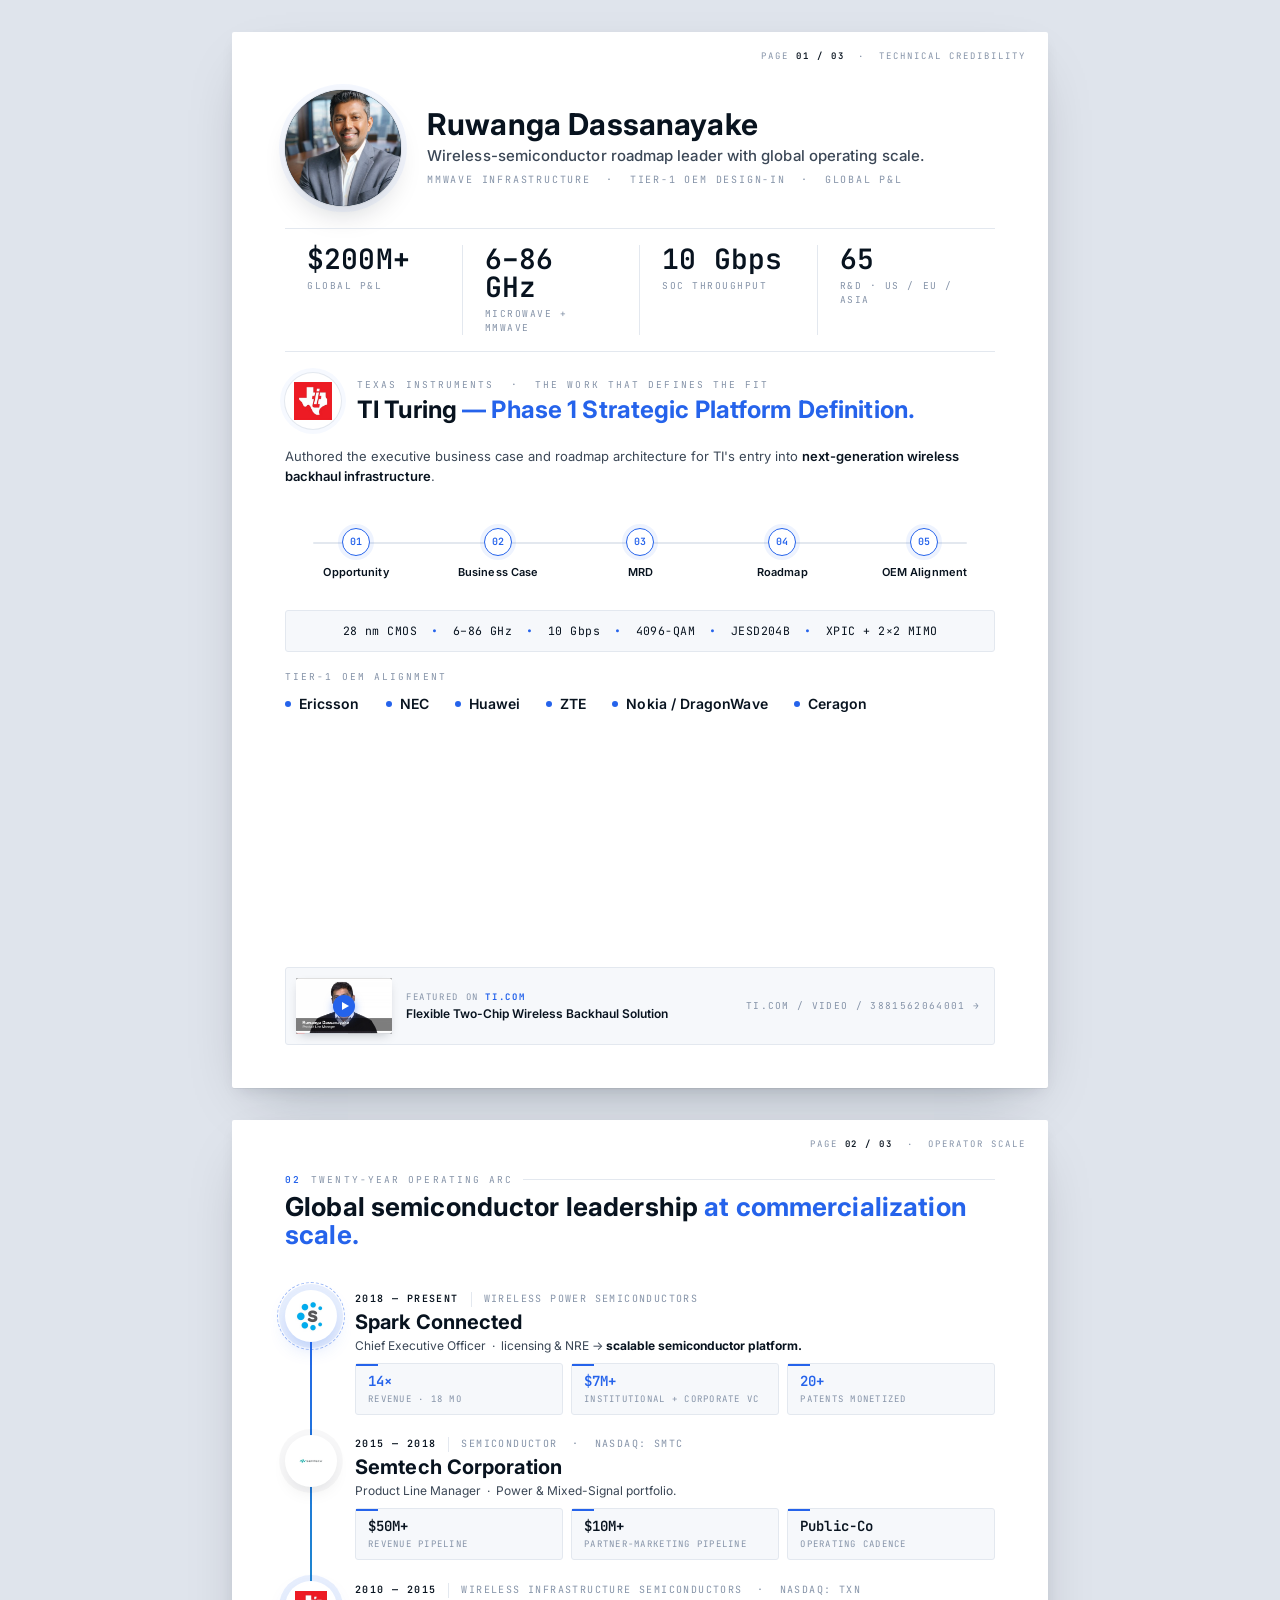
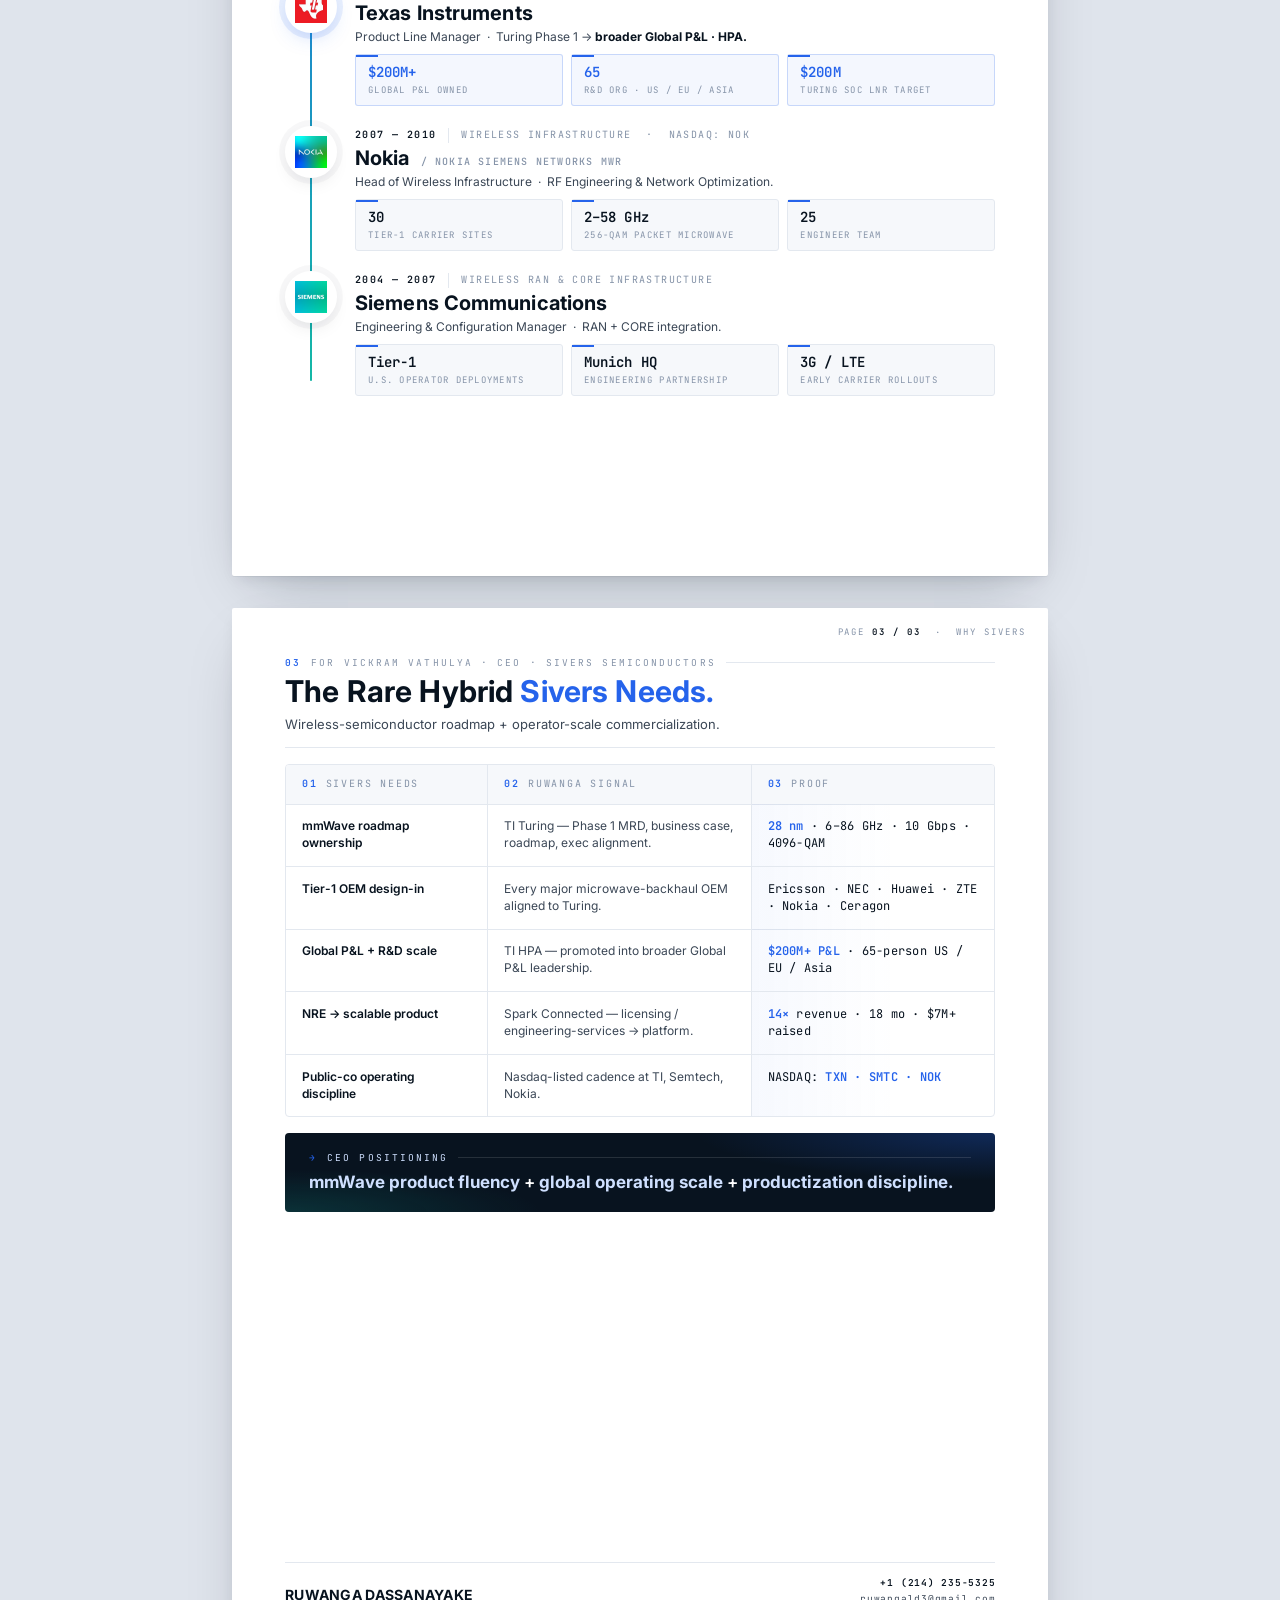
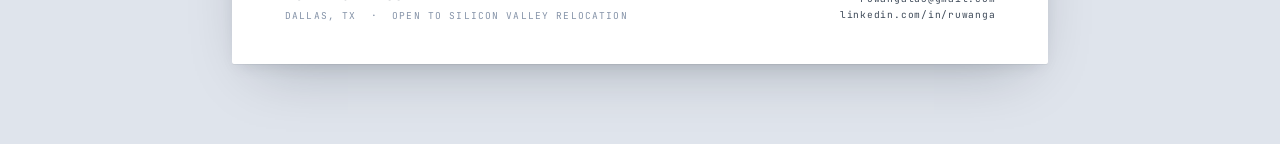
<file: artifacts/ru-executive-package-v1/versions/sivers-custom-v1/index.html>
<!DOCTYPE html>
<html lang="en">
<head>
<meta charset="UTF-8">
<meta name="viewport" content="width=device-width, initial-scale=1, viewport-fit=cover">
<meta name="theme-color" content="#08131f">
<meta name="description" content="Ruwanga Dassanayake — Executive Positioning Packet · MD/GM Wireless · Sivers Semiconductors">
<title>Ruwanga Dassanayake — Executive Positioning · Sivers Wireless</title>
<link rel="preconnect" href="https://fonts.googleapis.com">
<link rel="preconnect" href="https://fonts.gstatic.com" crossorigin>
<link href="https://fonts.googleapis.com/css2?family=Inter:wght@400;500;600;700&family=JetBrains+Mono:wght@400;500;600&display=swap" rel="stylesheet">
<link rel="stylesheet" href="styles.css?v=3">
</head>
<body>

<div class="packet">

<!-- Tasteful rotate-device hint — only on very narrow phone portrait -->
<div class="rotate-hint" aria-hidden="true">
  <svg viewBox="0 0 24 24" fill="none" stroke="currentColor" stroke-width="1.6"><rect x="4" y="2.5" width="11" height="19" rx="2"/><path d="M14 16 l4 -3 -2 -2"/><path d="M14 14 a4 4 0 0 1 -4 -4"/></svg>
  <span>Rotate to landscape for the full print layout.</span>
</div>

<!-- ====================================================================
     PAGE 1 — TECHNICAL CREDIBILITY  (3 clean focus zones)
     ==================================================================== -->
<section class="page page-tech" data-screen-label="01 Technical Credibility">
  <div class="page-tag">PAGE <b>01 / 03</b> &nbsp;·&nbsp; TECHNICAL CREDIBILITY</div>

  <!-- ZONE 1 · IDENTITY -->
  <header class="hero reveal" data-d="1">
    <div class="hero-photo">
      <img src="assets/profile.jpg" alt="Ruwanga Dassanayake">
    </div>
    <div class="hero-text">
      <h1 class="hero-name">Ruwanga Dassanayake</h1>
      <p class="hero-line">Wireless-semiconductor roadmap leader with global operating scale.</p>
      <p class="hero-sub">mmWave Infrastructure &nbsp;·&nbsp; Tier-1 OEM Design-In &nbsp;·&nbsp; Global P&amp;L</p>
    </div>
  </header>

  <!-- ZONE 2 · CORE STRATEGIC SIGNAL — 4 bold metrics -->
  <section class="signal-strip reveal" data-d="2" aria-label="Core strategic signal">
    <div class="ss-cell">
      <span class="ss-num">$200M+</span>
      <span class="ss-lab">Global P&amp;L</span>
    </div>
    <div class="ss-cell">
      <span class="ss-num">6–86 GHz</span>
      <span class="ss-lab">Microwave + mmWave</span>
    </div>
    <div class="ss-cell">
      <span class="ss-num">10 Gbps</span>
      <span class="ss-lab">SoC Throughput</span>
    </div>
    <div class="ss-cell">
      <span class="ss-num">65</span>
      <span class="ss-lab">R&amp;D · US / EU / Asia</span>
    </div>
  </section>

  <!-- ZONE 3 · TI TURING CREDIBILITY (dominant) -->
  <section class="turing reveal" data-d="3" aria-label="TI Turing — Phase 1 Strategic Platform Definition">
    <header class="turing-head">
      <div class="turing-mark"><img src="assets/ti.png" alt="Texas Instruments"></div>
      <div class="turing-title-block">
        <p class="turing-eyebrow">Texas Instruments &nbsp;·&nbsp; the work that defines the fit</p>
        <h2 class="turing-title">TI Turing <em>— Phase 1 Strategic Platform Definition.</em></h2>
      </div>
    </header>

    <p class="turing-lede">
      Authored the executive business case and roadmap architecture for TI's entry into <strong>next-generation wireless backhaul infrastructure</strong>.
    </p>

    <!-- Horizontal process flow with travelling glow -->
    <div class="flow" aria-label="Phase 1 process flow">
      <div class="flow-rail" aria-hidden="true">
        <span class="flow-glow"></span>
      </div>
      <ol class="flow-steps">
        <li class="flow-step" style="--i:0">
          <span class="flow-node">01</span>
          <span class="flow-label">Opportunity</span>
        </li>
        <li class="flow-step" style="--i:1">
          <span class="flow-node">02</span>
          <span class="flow-label">Business Case</span>
        </li>
        <li class="flow-step" style="--i:2">
          <span class="flow-node">03</span>
          <span class="flow-label">MRD</span>
        </li>
        <li class="flow-step" style="--i:3">
          <span class="flow-node">04</span>
          <span class="flow-label">Roadmap</span>
        </li>
        <li class="flow-step" style="--i:4">
          <span class="flow-node">05</span>
          <span class="flow-label">OEM Alignment</span>
        </li>
      </ol>
    </div>

    <!-- One-line technical proof strip -->
    <div class="tech-strip" aria-label="Turing technical proof">
      <span>28 nm CMOS</span>
      <span class="sep">•</span>
      <span>6–86 GHz</span>
      <span class="sep">•</span>
      <span>10 Gbps</span>
      <span class="sep">•</span>
      <span>4096-QAM</span>
      <span class="sep">•</span>
      <span>JESD204B</span>
      <span class="sep">•</span>
      <span>XPIC + 2×2 MIMO</span>
    </div>

    <!-- Tier-1 OEM logo strip -->
    <div class="oem-strip" aria-label="Tier-1 OEM alignment">
      <p class="oem-strip-lab">Tier-1 OEM alignment</p>
      <div class="oem-strip-row">
        <span>Ericsson</span>
        <span>NEC</span>
        <span>Huawei</span>
        <span>ZTE</span>
        <span>Nokia / DragonWave</span>
        <span>Ceragon</span>
      </div>
    </div>
  </section>

  <!-- SUPPORTING · thin video strip -->
  <a class="video-strip reveal" data-d="4" href="https://www.ti.com/video/3881562064001" target="_blank" rel="noopener" aria-label="Featured on TI — Flexible Two-Chip Wireless Backhaul Solution">
    <div class="vs-thumb">
      <img src="assets/ti-video-thumb.jpg" alt="Ruwanga Dassanayake — featured on ti.com">
      <span class="vs-play" aria-hidden="true"></span>
    </div>
    <div class="vs-body">
      <p class="vs-eyebrow">Featured on <b>ti.com</b></p>
      <p class="vs-title">Flexible Two-Chip Wireless Backhaul Solution</p>
    </div>
    <div class="vs-link mono">ti.com / video / 3881562064001 &rarr;</div>
  </a>

</section>


<!-- ====================================================================
     PAGE 2 — OPERATOR SCALE  (timeline is the single focus)
     ==================================================================== -->
<section class="page page-scale" data-screen-label="02 Operator Scale">
  <div class="page-tag">PAGE <b>02 / 03</b> &nbsp;·&nbsp; OPERATOR SCALE</div>

  <!-- ZONE 1 · HEADER -->
  <header class="scale-head reveal" data-d="1">
    <p class="eyebrow"><span class="num">02</span>Twenty-year operating arc</p>
    <h1 class="scale-title">Global semiconductor leadership <em>at commercialization scale.</em></h1>
  </header>

  <!-- ZONE 2 · SINGLE DOMINANT TIMELINE -->
  <div class="arc" aria-label="Career timeline">

    <div class="arc-rail" aria-hidden="true">
      <span class="arc-rail-fill"></span>
    </div>

    <div class="arc-row now reveal" data-d="2">
      <div class="arc-bubble"><img src="assets/spark.png" alt=""></div>
      <div class="arc-body">
        <p class="arc-meta">
          <span class="arc-years">2018 — Present</span>
          <span class="arc-cat">Wireless Power Semiconductors</span>
        </p>
        <h3 class="arc-co">Spark Connected</h3>
        <p class="arc-stat">Chief Executive Officer &nbsp;·&nbsp; licensing &amp; NRE &rarr; <b>scalable semiconductor platform.</b></p>
        <div class="arc-impacts">
          <div class="impact">
            <span class="impact-val">14×</span>
            <span class="impact-lab">Revenue · 18 mo</span>
          </div>
          <div class="impact">
            <span class="impact-val">$7M+</span>
            <span class="impact-lab">Institutional + Corporate VC</span>
          </div>
          <div class="impact">
            <span class="impact-val">20+</span>
            <span class="impact-lab">Patents Monetized</span>
          </div>
        </div>
      </div>
    </div>

    <div class="arc-row reveal" data-d="3">
      <div class="arc-bubble"><img src="assets/semtech.png" alt=""></div>
      <div class="arc-body">
        <p class="arc-meta">
          <span class="arc-years">2015 — 2018</span>
          <span class="arc-cat">Semiconductor &nbsp;·&nbsp; NASDAQ: SMTC</span>
        </p>
        <h3 class="arc-co">Semtech Corporation</h3>
        <p class="arc-stat">Product Line Manager &nbsp;·&nbsp; Power &amp; Mixed-Signal portfolio.</p>
        <div class="arc-impacts">
          <div class="impact">
            <span class="impact-val">$50M+</span>
            <span class="impact-lab">Revenue Pipeline</span>
          </div>
          <div class="impact">
            <span class="impact-val">$10M+</span>
            <span class="impact-lab">Partner-Marketing Pipeline</span>
          </div>
          <div class="impact">
            <span class="impact-val">Public-Co</span>
            <span class="impact-lab">Operating Cadence</span>
          </div>
        </div>
      </div>
    </div>

    <div class="arc-row anchor reveal" data-d="4">
      <div class="arc-bubble"><img src="assets/ti.png" alt=""></div>
      <div class="arc-body">
        <p class="arc-meta">
          <span class="arc-years">2010 — 2015</span>
          <span class="arc-cat">Wireless Infrastructure Semiconductors &nbsp;·&nbsp; NASDAQ: TXN</span>
        </p>
        <h3 class="arc-co">Texas Instruments</h3>
        <p class="arc-stat">Product Line Manager &nbsp;·&nbsp; Turing Phase 1 &rarr; <b>broader Global P&amp;L · HPA.</b></p>
        <div class="arc-impacts">
          <div class="impact">
            <span class="impact-val">$200M+</span>
            <span class="impact-lab">Global P&amp;L Owned</span>
          </div>
          <div class="impact">
            <span class="impact-val">65</span>
            <span class="impact-lab">R&amp;D Org · US / EU / Asia</span>
          </div>
          <div class="impact">
            <span class="impact-val">$200M</span>
            <span class="impact-lab">Turing SoC LNR Target</span>
          </div>
        </div>
      </div>
    </div>

    <div class="arc-row reveal" data-d="5">
      <div class="arc-bubble"><img src="assets/nokia.png" alt=""></div>
      <div class="arc-body">
        <p class="arc-meta">
          <span class="arc-years">2007 — 2010</span>
          <span class="arc-cat">Wireless Infrastructure &nbsp;·&nbsp; NASDAQ: NOK</span>
        </p>
        <h3 class="arc-co">Nokia <span class="arc-sub">/ Nokia Siemens Networks MWR</span></h3>
        <p class="arc-stat">Head of Wireless Infrastructure &nbsp;·&nbsp; RF Engineering &amp; Network Optimization.</p>
        <div class="arc-impacts">
          <div class="impact">
            <span class="impact-val">30</span>
            <span class="impact-lab">Tier-1 Carrier Sites</span>
          </div>
          <div class="impact">
            <span class="impact-val">2–58 GHz</span>
            <span class="impact-lab">256-QAM Packet Microwave</span>
          </div>
          <div class="impact">
            <span class="impact-val">25</span>
            <span class="impact-lab">Engineer Team</span>
          </div>
        </div>
      </div>
    </div>

    <div class="arc-row reveal" data-d="6">
      <div class="arc-bubble"><img src="assets/siemens.png" alt=""></div>
      <div class="arc-body">
        <p class="arc-meta">
          <span class="arc-years">2004 — 2007</span>
          <span class="arc-cat">Wireless RAN &amp; Core Infrastructure</span>
        </p>
        <h3 class="arc-co">Siemens Communications</h3>
        <p class="arc-stat">Engineering &amp; Configuration Manager &nbsp;·&nbsp; RAN + CORE integration.</p>
        <div class="arc-impacts">
          <div class="impact">
            <span class="impact-val">Tier-1</span>
            <span class="impact-lab">U.S. Operator Deployments</span>
          </div>
          <div class="impact">
            <span class="impact-val">Munich HQ</span>
            <span class="impact-lab">Engineering Partnership</span>
          </div>
          <div class="impact">
            <span class="impact-val">3G / LTE</span>
            <span class="impact-lab">Early Carrier Rollouts</span>
          </div>
        </div>
      </div>
    </div>

  </div>
</section>


<!-- ====================================================================
     PAGE 3 — WHY SIVERS · FIT MATRIX
     ==================================================================== -->
<section class="page page-why opt-a" data-screen-label="03 Why Sivers">
  <div class="page-tag">PAGE <b>03 / 03</b> &nbsp;·&nbsp; WHY SIVERS</div>

  <header class="why-head reveal" data-d="1">
    <p class="eyebrow"><span class="num">03</span>For Vickram Vathulya · CEO · Sivers Semiconductors</p>
    <h1 class="why-title">The Rare Hybrid <em>Sivers Needs.</em></h1>
    <p class="why-sub">Wireless-semiconductor roadmap + operator-scale commercialization.</p>
  </header>

  <!-- 3-COL × 5 ROW MATRIX -->
  <section class="fitmat" aria-label="Fit matrix">
    <div class="fitmat-head reveal" data-d="2">
      <div><span class="num">01</span>Sivers Needs</div>
      <div><span class="num">02</span>Ruwanga Signal</div>
      <div><span class="num">03</span>Proof</div>
    </div>

    <div class="fitmat-row reveal" data-d="3">
      <div class="fm-need">mmWave roadmap ownership</div>
      <div class="fm-sig">TI Turing — Phase 1 MRD, business case, roadmap, exec alignment.</div>
      <div class="fm-pf"><b>28&nbsp;nm</b> · 6–86 GHz · 10 Gbps · 4096-QAM</div>
    </div>

    <div class="fitmat-row reveal" data-d="4">
      <div class="fm-need">Tier-1 OEM design-in</div>
      <div class="fm-sig">Every major microwave-backhaul OEM aligned to Turing.</div>
      <div class="fm-pf">Ericsson · NEC · Huawei · ZTE · Nokia · Ceragon</div>
    </div>

    <div class="fitmat-row reveal" data-d="5">
      <div class="fm-need">Global P&amp;L + R&amp;D scale</div>
      <div class="fm-sig">TI HPA — promoted into broader Global P&amp;L leadership.</div>
      <div class="fm-pf"><b>$200M+ P&amp;L</b> · 65-person US / EU / Asia</div>
    </div>

    <div class="fitmat-row reveal" data-d="6">
      <div class="fm-need">NRE → scalable product</div>
      <div class="fm-sig">Spark Connected — licensing / engineering-services → platform.</div>
      <div class="fm-pf"><b>14×</b> revenue · 18 mo · $7M+ raised</div>
    </div>

    <div class="fitmat-row reveal" data-d="7">
      <div class="fm-need">Public-co operating discipline</div>
      <div class="fm-sig">Nasdaq-listed cadence at TI, Semtech, Nokia.</div>
      <div class="fm-pf">NASDAQ: <b>TXN · SMTC · NOK</b></div>
    </div>
  </section>

  <!-- CEO POSITIONING CLOSE -->
  <section class="ceo-close reveal" data-d="8" aria-label="CEO positioning close">
    <p class="eyebrow"><span class="num">→</span>CEO Positioning</p>
    <p class="ceo-q">
      <span class="k">mmWave product fluency</span> + <span class="k">global operating scale</span> + <span class="k">productization discipline.</span>
    </p>
  </section>

  <footer class="sign reveal" data-d="9">
    <div>
      <p class="sign-name">RUWANGA DASSANAYAKE</p>
      <p class="sign-meta">Dallas, TX &nbsp;·&nbsp; open to Silicon Valley relocation</p>
    </div>
    <div class="sign-contact">
      <b>+1 (214) 235-5325</b><br>
      ruwangald3@gmail.com<br>
      linkedin.com/in/ruwanga
    </div>
  </footer>
</section>


</div>

<script>
  /* Reveal pages on enter + count-up animation for metric numbers on Option C scan card.
     Print/PDF keeps final state (see @media print in styles.css). */
  (function(){
    var reduce = window.matchMedia('(prefers-reduced-motion: reduce)').matches;
    if (reduce){
      document.querySelectorAll('.page').forEach(p => p.classList.add('in'));
      // make sure count-up shows final value
      document.querySelectorAll('[data-count]').forEach(el => el.textContent = el.getAttribute('data-count'));
      return;
    }

    var countUp = function(el){
      var target = el.getAttribute('data-count');
      var prefix = el.getAttribute('data-prefix') || '';
      var suffix = el.getAttribute('data-suffix') || '';
      // numeric portion as float
      var m = String(target).match(/-?\d+(?:\.\d+)?/);
      if (!m){ el.textContent = target; return; }
      var endNum = parseFloat(m[0]);
      var raw = String(target);
      var pre = raw.slice(0, m.index);
      var post = raw.slice(m.index + m[0].length);
      var duration = 1200;
      var start = performance.now();
      var ease = function(t){ return 1 - Math.pow(1 - t, 3); };
      var fmt = function(n){
        if (m[0].indexOf('.') >= 0){
          return n.toFixed(1);
        }
        return String(Math.round(n));
      };
      var step = function(now){
        var t = Math.min(1, (now - start) / duration);
        var v = ease(t) * endNum;
        el.textContent = prefix + pre + fmt(v) + post + suffix;
        if (t < 1) requestAnimationFrame(step);
        else el.textContent = prefix + raw + suffix;
      };
      requestAnimationFrame(step);
    };

    var io = new IntersectionObserver(function(entries){
      entries.forEach(function(e){
        if (!e.isIntersecting) return;
        e.target.classList.add('in');
        // Count-up for any data-count children, delayed to feel cinematic
        var counters = e.target.querySelectorAll('[data-count]');
        counters.forEach(function(el, i){
          setTimeout(function(){ countUp(el); }, 380 + i * 140);
        });
        io.unobserve(e.target);
      });
    }, { threshold: 0.12 });

    document.querySelectorAll('.page').forEach(function(p){ io.observe(p); });

    /* Force-reveal on print */
    window.addEventListener('beforeprint', function(){
      document.querySelectorAll('.page').forEach(p => p.classList.add('in'));
      document.querySelectorAll('[data-count]').forEach(el => {
        var pre = el.getAttribute('data-prefix') || '';
        var suf = el.getAttribute('data-suffix') || '';
        el.textContent = pre + el.getAttribute('data-count') + suf;
      });
    });
  })();
</script>

</body>
</html>
</file>
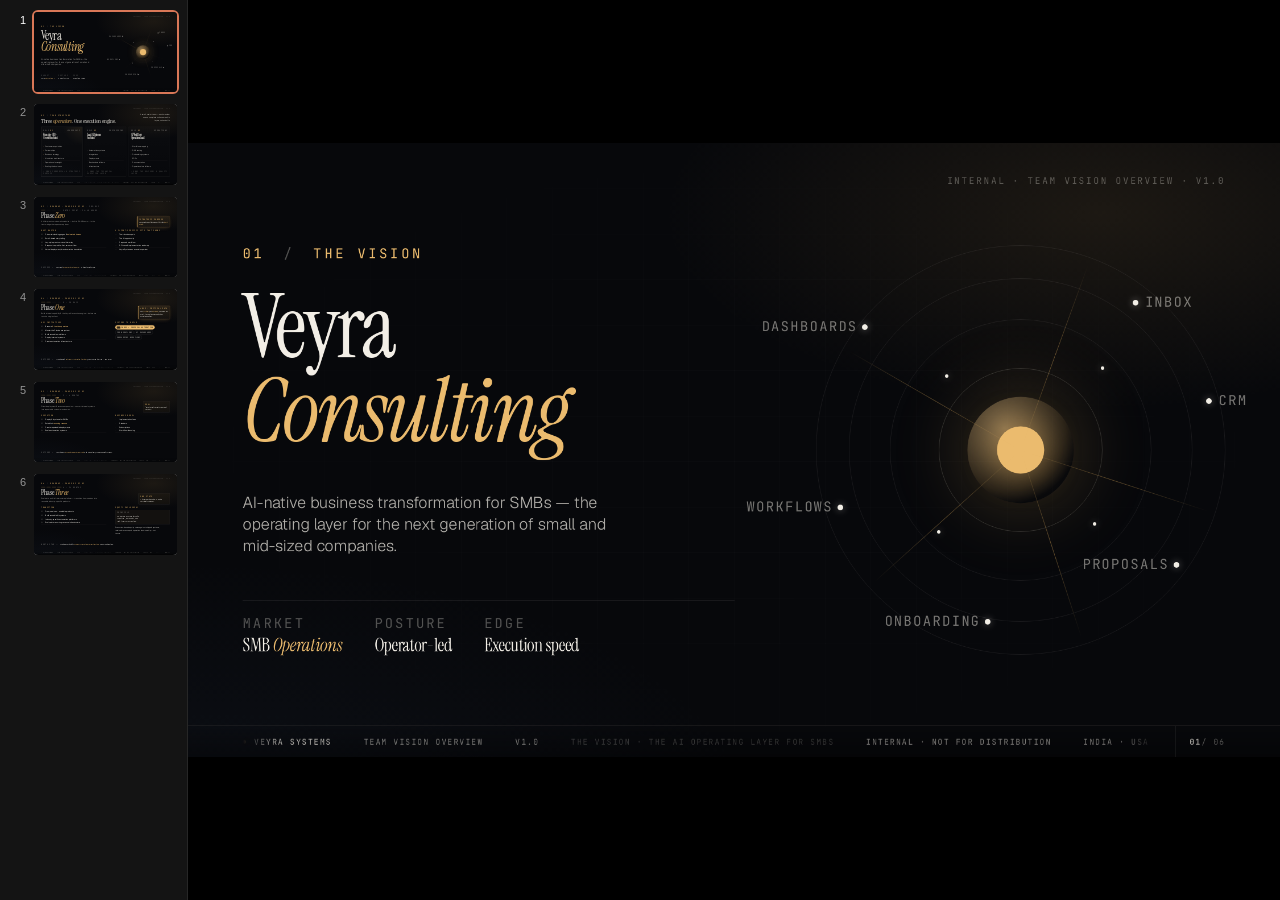
<file: artifacts/veyra-systems-team-vision/versions/v1-draft/index.html>
<!DOCTYPE html>
<html>
<head>
  <meta charset="utf-8">
  <title>Veyra Systems — Team Vision Overview</title>
  <style>
    * { margin: 0; padding: 0; box-sizing: border-box; }
    body { background: #faf9f5; display: flex; align-items: center; justify-content: center; min-height: 100vh; font-family: -apple-system, BlinkMacSystemFont, sans-serif; }
    #__bundler_loading { position: fixed; bottom: 20px; right: 20px; font: 13px/1.4 -apple-system, BlinkMacSystemFont, sans-serif; color: #666; background: #fff; padding: 8px 14px; border-radius: 8px; box-shadow: 0 1px 4px rgba(0,0,0,0.12); z-index: 10000; }
    #__bundler_thumbnail { position: fixed; inset: 0; width: 100%; height: 100%; display: flex; align-items: center; justify-content: center; background: #faf9f5; z-index: 9999; }
    #__bundler_thumbnail svg { width: 100%; height: 100%; object-fit: contain; }
    #__bundler_placeholder { color: #999; font-size: 14px; }
  </style>
  <noscript>
    <style>#__bundler_loading { display: none; }</style>
    <div style="position:fixed;bottom:12px;left:12px;font:13px/1.4 -apple-system,BlinkMacSystemFont,sans-serif;color:#999;background:rgba(255,255,255,0.9);padding:6px 12px;border-radius:6px;box-shadow:0 1px 4px rgba(0,0,0,0.08);z-index:10000;">
      This page requires JavaScript to display.
    </div>
  </noscript>
</head>
<body>
  <div id="__bundler_thumbnail">
  <svg viewBox="0 0 400 280" xmlns="http://www.w3.org/2000/svg">
    <defs>
      <radialGradient id="g" cx="78%" cy="20%" r="60%">
        <stop offset="0%" stop-color="#dcaa5a" stop-opacity="0.45"></stop>
        <stop offset="70%" stop-color="#dcaa5a" stop-opacity="0"></stop>
      </radialGradient>
    </defs>
    <rect width="400" height="280" fill="#07080B"></rect>
    <rect width="400" height="280" fill="url(#g)"></rect>
    <text x="200" y="142" text-anchor="middle" font-family="Times New Roman, serif" font-size="56" fill="#F2EEE6" letter-spacing="-1">Veyra</text>
    <text x="200" y="180" text-anchor="middle" font-family="Times New Roman, serif" font-style="italic" font-size="40" fill="#dcaa5a" letter-spacing="-0.5">Systems</text>
    <circle cx="200" cy="218" r="3" fill="#dcaa5a"></circle>
  </svg>
</div>
  <div id="__bundler_loading">Unpacking...</div>

  <script>
    
document.addEventListener('DOMContentLoaded', async function() {
  const loading = document.getElementById('__bundler_loading');
  function setStatus(msg) { if (loading) loading.textContent = msg; }

  // Error sink persists across replaceWith since it's on window, not the DOM.
  window.addEventListener('error', function(e) {
    var p = document.body || document.documentElement;
    var d = document.getElementById('__bundler_err') || p.appendChild(document.createElement('div'));
    d.id = '__bundler_err';
    d.style.cssText = 'position:fixed;bottom:12px;left:12px;right:12px;font:12px/1.4 ui-monospace,monospace;background:#2a1215;color:#ff8a80;padding:10px 14px;border-radius:8px;border:1px solid #5c2b2e;z-index:99999;white-space:pre-wrap;max-height:40vh;overflow:auto';
    d.textContent = (d.textContent ? d.textContent + String.fromCharCode(10) : '') +
      '[bundle] ' + (e.message || e.type) +
      (e.filename ? ' (' + e.filename.slice(0, 60) + ':' + e.lineno + ')' : '');
  }, true);

  try {
    const manifestEl = document.querySelector('script[type="__bundler/manifest"]');
    const templateEl = document.querySelector('script[type="__bundler/template"]');
    if (!manifestEl || !templateEl) {
      setStatus('Error: missing bundle data');
      console.error('[bundler] Missing script tags — manifestEl:', !!manifestEl, 'templateEl:', !!templateEl);
      return;
    }

    const manifest = JSON.parse(manifestEl.textContent);
    let template = JSON.parse(templateEl.textContent);

    const uuids = Object.keys(manifest);
    setStatus('Unpacking ' + uuids.length + ' assets...');

    const blobUrls = {};
    await Promise.all(uuids.map(async (uuid) => {
      const entry = manifest[uuid];
      try {
        const binaryStr = atob(entry.data);
        const bytes = new Uint8Array(binaryStr.length);
        for (let i = 0; i < binaryStr.length; i++) bytes[i] = binaryStr.charCodeAt(i);

        let finalBytes = bytes;
        if (entry.compressed) {
          if (typeof DecompressionStream !== 'undefined') {
            const ds = new DecompressionStream('gzip');
            const writer = ds.writable.getWriter();
            const reader = ds.readable.getReader();
            writer.write(bytes);
            writer.close();
            const chunks = [];
            let totalLen = 0;
            while (true) {
              const { done, value } = await reader.read();
              if (done) break;
              chunks.push(value);
              totalLen += value.length;
            }
            finalBytes = new Uint8Array(totalLen);
            let offset = 0;
            for (const chunk of chunks) { finalBytes.set(chunk, offset); offset += chunk.length; }
          } else {
            console.warn('DecompressionStream not available, asset ' + uuid + ' may not render');
          }
        }

        blobUrls[uuid] = URL.createObjectURL(new Blob([finalBytes], { type: entry.mime }));
      } catch (err) {
        console.error('Failed to decode asset ' + uuid + ':', err);
        blobUrls[uuid] = URL.createObjectURL(new Blob([], { type: entry.mime }));
      }
    }));

    const extResEl = document.querySelector('script[type="__bundler/ext_resources"]');
    const extResources = extResEl ? JSON.parse(extResEl.textContent) : [];
    const resourceMap = {};
    for (const entry of extResources) {
      if (blobUrls[entry.uuid]) resourceMap[entry.id] = blobUrls[entry.uuid];
    }

    setStatus('Rendering...');
    for (const uuid of uuids) template = template.split(uuid).join(blobUrls[uuid]);

    // Strip integrity + crossorigin — blob URLs from a file:// document inherit
    // a null origin, so crossorigin forces a CORS fetch that SRI then rejects.
    // The manifest bytes are ours; SRI protects against CDN compromise, not this.
    template = template.replace(/\s+integrity="[^"]*"/gi, '').replace(/\s+crossorigin="[^"]*"/gi, '');

    const resourceScript = '<script>window.__resources = ' +
      JSON.stringify(resourceMap).split('</' + 'script>').join('<\\/' + 'script>') +
      ';</' + 'script>';
    // Inject after <head> so the DOCTYPE stays first; prepending the script
    // would push the parser into quirks mode. DOMParser always emits a <head>
    // (synthesizing one if the source HTML omitted it) but may carry
    // attributes through, so match the full opening tag. slice() rather than
    // replace() keeps us clear of $-pattern substitution in resourceScript.
    const headOpen = template.match(/<head[^>]*>/i);
    if (headOpen) {
      const i = headOpen.index + headOpen[0].length;
      template = template.slice(0, i) + resourceScript + template.slice(i);
    }

    // Parse the template and swap the root element. Scripts inserted via
    // DOMParser/replaceWith are inert per spec — re-create each with
    // createElement so they execute, awaiting onload for src scripts to
    // preserve ordering (React before ReactDOM before Babel before text/babel).
    const doc = new DOMParser().parseFromString(template, 'text/html');
    document.documentElement.replaceWith(doc.documentElement);
    const dead = Array.from(document.scripts);
    for (const old of dead) {
      const s = document.createElement('script');
      for (const a of old.attributes) s.setAttribute(a.name, a.value);
      s.textContent = old.textContent;
      // text/babel scripts with a src: fetch and inline. transformScriptTags
      // does XHR against the src, but blob:null/ from a file:// origin is
      // silently dropped. Inlining makes it a plain inline babel script,
      // which transformScriptTags handles unconditionally.
      if ((s.type === 'text/babel' || s.type === 'text/jsx') && s.src) {
        const r = await fetch(s.src);
        s.textContent = await r.text();
        s.removeAttribute('src');
      }
      const p = s.src ? new Promise(function(r) { s.onload = s.onerror = r; }) : null;
      old.replaceWith(s);
      if (p) await p;
    }
    // Babel standalone auto-transforms type=text/babel on DOMContentLoaded,
    // which fired before we swapped the document. Trigger manually if present.
    if (window.Babel && typeof window.Babel.transformScriptTags === 'function') {
      window.Babel.transformScriptTags();
    }
  } catch (err) {
    setStatus('Error unpacking: ' + err.message);
    console.error('Bundle unpack error:', err);
  }
});

  </script>

  <script type="__bundler/manifest">
{"a9236b5e-5486-4ec8-a10c-20a97103e293":{"mime":"text/javascript","compressed":true,"data":"H4sIAAAAAAAACtV975LbNpbv93kKTCcTkW2JUndsj6N2O+uxnY3v2o7L3cnMlNNjQyIkIU2RXAJqtWJ7az7l8+7sVN03uC9y3yRPcuucA4AASanlZKZqrz0Td5MECAIHB+fv7wwPD3/DDtn9VEwvB0rzuXjAfv7r31klVopPMsHWYsKmxbIscpFrNisq9vX582cMnlfJbxi2/prnaSbUGH5mEY+ZKgW/FBXLCy2U6Y+nit1X00qWmulNKU4PeFlmcsq1LPLhD6rID5hMTw9M2wG2PXiAfcIfnqesLJRW7J3KZCqe5qm4frTg+VykY/biA9MF0wvBSl7BSNcyT4s1K3KW86uERjaJ2aXYTApepXBVzvHdOL6ff/rP4c8//a3PXs6/LYcv54/zPjsr+VT02dfFUgyf5Gmf5avlRFTQhzI9TmNWVkIp9gpeXwklNPyAA2QjFq2lXjDONFdazFZZ/fqFzHVsOkljNim0LpaDqci1qFhxJaqMb5haFGuZz01302KVa3YLm6o+m/FUKFasNHyjTDNhehMx4ytdDNSUZ9AYvk7muajYlOdXXDGpGGczeS1Slgol5zlT8kfBolTM+CrT7OiL49H//d9Ho3uj2E0+dCZShp/zVlc8V7OiWo7pehS/hY+eSY0LcCXFuiwq3WeZ0FpUk+JapInr6kzQY2/zAlu/ZVzrSk5WWtAc5qmoGNfwFYuiEqkZ3tH4KMaP0QvhOnv58vxPTFzD60TFlNCK6YVUTBVMasUef/OcTXmpV5VgSgjFVrn5krkolkJXGzNpM1hHmWt8wdt/WYpUcrrylmV8o5i4EtXGLATMOcyjVqxY56zkcwHj9cflTWwfBgMfPKmKtRJVT7GX9Kqf/sbO+JWAvl4+/oqVVZGupgJWZ5oJnrvOilwM4CWDUlQDGgI8j4uRF0xc64rDt69K8zXzmOnFajnJucxYBf+hLajkj7inMzHTgwVsqGmRrZY5K2as7ts1VW4EkdJcyymbZkUuVJywR5mcXsJymW0kTtjPP/3X8Oef/ptZkncDmBXTlRIp00VNTlqUbCL0WoicJlWdsLTic6KAokpFdcIqOV/owRRfNSuqmoIuZcmG7HlxJdjK/ZTCWgzZY5EJLVhUlCKHqXzE86nIhubytMhnslrW6yR5VszjhD3Gly8ETldP0buZSOeGKGElT9hapnoBU6UkMCLvi7JiyrMzXVR8LhIcYQmUi5/[base64]/qmZyJ6WaaCWBRhoHBYOsz204ucpa3+F1mfhvzCt1JrUQ2Y+uFyIHlYVf+jDBqqlgk82m2SoGC4BmZSy15xnAq6WAD6qMxTVaTSQavR46zLAtlT64ZUwsO5/Tjb57jfG2KFZxTLJNKi9wMCl4QSChm8VlRATmkxXSFtGCmhLkryb+vRLU5E5mY6qKKenUfvTjhaYpf/gxfJaqo581Nr48n6ekD9s5SoUiI1BIJkgezf4ZDlos1Gw0mnDZXKq5bTWDzymKlUGiBJvYCPd+HLxkc4UmeS91qrgvNM/+NdMGTC1pN6J7fZCFwoMFqmoncOl7cMrZ1WcmiChviwPNVlm0deiW4KnJvHD14rMfes54VhvAXZPP4k+Yl/stL2aPuPsQnZmlfEusV+VSMGfAgc/CiPMoycSWyBAkPGBnjZckuhSgV7YhVhZIhfgDSeu7O8G9fPWPRl3jnNEY6rcQgFZm8EhWc9MjVgMfj1ltwtYAPzgqeItVy6G4CjAUuuZMZn+PZGgQIpXmlFQyXJvDIbuBvFZ8LEp3ZfaU3mXhQk+k4L3Q0TsVM5iKN33lMh3jOh/tDamLa1y3prDo9AGnugC0EnGenByDV1TL1fSWQZTI8mTI+EdnpwbnUmTh4kCTJ/aG5v7vBw7nIU97Z4v7Q27X2E0kFUNX09KC+m/ygDh7cH9LNB2ZqYCHDGWDVKhO4eUSuUY7NcC1muMIzWSk7v1zD4kIvtRwJM6XYRMyKShg5kQZTrXLiTlxrjpwSujOsqSoK3XGEINXJSky1Y0fThczSSqA85fOrhD3h04UZmLSDKpYgU/Es2zDN53MjXhtKGNAUq2klRG5n+sUL9gx+OgCR7GiArEOkfdTKpsUSxzDLinUc9FEsB1c8kynX4vQgL96AdgFPyXz+Rotr3TfXMl6W7hqO9Q1IPSleOPgNOxz+5jdRZHkiiFJKs8dPzp7+64s3f3zz+MlXD799ds5OUX84aT7wtf/A6J73wDffPXn17OGf33z99PGTN8/P4P69kXf/[base64]/8Swe2rodU8XkkqUGZ+KaPiX79Xh9+mt79XhsM96vTjRlVxGMXv/3j0cjGVBg2gc4YujPlsc99ni8z57jUPSwLAu7GCoLUzMgn32GYsWCaz9oyLXsDvev/[base64]/AQ5iQXUy3SRzzLYPBsUWSpUctXuZZZLZ3BgBVICOmGRVOOKtOxipkq6F2HHlfHow94PwfdecGVO/ZBWxM8A6NSMa94udiwW2wmc066r+0q45tipRNmJHQWgexfH6ixVdNDaZfnPdAQBguUGagnIyNbRWc8VlkBelr0utbwqJeL2HvD2H4CnGGJ7eybHPg/nDZwVAxRXYOXOUF+ksEkEkXVxICKibIqhhsZKhYsLYSCcdPhSEaxuegpZk0864UELexwWFOrGTwuyaAUOfCni5glOKz+zc/hwN+xWv85YWUhwZw1oMOa5LUT9oH2FHXcsUf4RBXZSosbt8ksE9f2Is/kPB9ILZZqzMiKZm/9sFJazjaDKbGA8LYdjDGNtUdTiYzDStrenO1rUFRyLnPbXeOlMLaBWlQyv/SGHuxlb+OuZZYNSO8Y128IRjh0sgfIpCC6ZmihAJ00Akq8D0T4AKnYCTyPzs6Y0jLLGJpahTJUx9gfhZvnbOM+lwkSU5CaSZpBa6YGCtQLsaxJxtH8YbxjDdlv5RJsczzXzeXsuIUS65gdjUa/67hLIuzW25PieqDkjzKfj9kEDUiDSXHd8WA3/2I+5brv6aBfc6+t/vt8cDdLeNd849G2N4KU2PVGw0maFHLOS/YjWOhQIlwWE5kRHwHCG86Kag2mZ72QVQp0dCkYWKx8ujgH4iMLOhhHHNf99mmfpQXwFDyckKcYK7WjiUTzkt7+Sw8+f0f/SOLtmB0f3f797XvH3tG3fV0+BANx44B+95zlwVpMLqUeaF4OFnK+yMgGSYetrmenceohF8cFBkOPdutQ5Gxa8EoJ+1LFIl2spguWiis5RVuqmT5jdI4WMK9jhv+QKhqZtjCNuajpx5vweg4tk/W5m/Un3LAuYBYeszuj39V7CrwSY3Z8XF63GKCZjoxrEQ3ujH7XZ3fL69h4BEbJF8exY4Yyw9FPslUVwUO/lJXPeTlmt+uxlDxNccN71z5CXjJsouKpXKkx++KLL+puUJYC3WHMjo4bl2eCg0dhoIQGoVWN2YHOV8uDmsLI8TFQsMFhfKNkdCSWv4zT4Cyb5bKyy/Hd0VIxwZXo1wtirk5XEzkdTMSPUlRRctxP7vWT4/5R3Dfr4DW+8VAjAtiyJT/3Znel4HNRSO/Yj4b+iBcalnLxC9ngDvobWeo76iY9K+TbbTHRuRsECJ+84s6u1OQH2+775NZiD5bEvJVe8goneNSi4SalynwhKql9ymtdnK4qBc8aua61r2SeyVwM/hGSUn0AH9+r98NS5gNzbPuXd+0s83nVfMKj4zt3+vb/o+T3Ncvwid4Teo9u13SP/XhXfg0HB1IYI8dl74Il7Rjl0XF8EnATvw+jPNzcyb04aIc+MhCfVxpWLGTj9RN28+x8cjxYFj8O6Hly/L7z6NB7kqmrOXvnxC5gorWUhb81VFKvbUK+7ncedVp2edRgl2vT5Z2aXXTwx+OaP9Zbgh2Nymv4x2PBeAjc/Sh6ag07uZykbuz/nN3i7Ywjb7Rufu92HGMj/yALtPmVHCyLvFAUkXBw9hV7XuTFQZ89F3lW9NmjIldFxlWfuce6TrJR3T1+qhvNzZN5717cxfO2bJBuPuC+zqldGNIQENEVryTP9SBfLUUlp2Om+WSV8QouqJuMHx2k5k1uN9+67Qs34loPcM2by9kpD3zwvyJRomTvdszg7TvxSc3/2eewwYJR3x7V29P0SX6eXb3euRPXOnUqwcVYuRm1BNhBf1tEpi28qnl6sePGUg4P2c9//+vPf/8rO29EHuDV/2n/s/rOVxgGY6MgyM0LYvAJqcJ1EAMGzZgoiFSIcoChEKyY2Z6wJR41oJKT9cjEmshcF4yzo7vjL1hUVCY4ZMBVKaY6ZmizQa+V7YtMI5UYzMA/xensk5pFSgj2ZiZ1fGKd/ukKTNfWn8+GzDjjbVdDE9eiChcIY0NfULeYrbKMbLpwopQQ2VIJtsrJGpHWyh3Zd/ZRINzW00XpGz+MMuEuGOK84lU0IA0Z3jFY99nRvXuelhBI9Ee34W+TvxiaLq+ZKjKZdlHxqKZiawEYbELR0l2/btoGHBOBvR+w0W6zw04FB21D5DnCKSTqC443/7xrKsIeb1PTqgAja2V5mV7IvH1zO/M4uhdvFYlgMcZjK0253mqBAdjpDQ8PdAWmo3dbxWTHUY736Qx2o6PB/bnWtlOoFs+PHeV0yfDuRRCLVMKC4YlfL/Q+47bi5X6jP26O/h80RmPCNaE51m7bD+8hA/[base64]/6Oa+jQ0/6BwOgV/brzXH/6pRDw+95kBylV5QZAc6JBWruF5giBPP2VJUcxeqXAoTVQIhPXZ5nRXN2CuGbjxDY1jRHkGqwjPY2qApRyl0aNd0Z4jNxCyTyR7iez3yr+m+w2sTTF7T2ufPIbHbwR5r1LeD9f50mJ86ntrbINXRdouJ6gZy8eygv4ASafOFh8t2B9DNNkvy/UAUQXCme9qHNdsYO9d+RjQaYJKvli3x3tMlux1PH6me+2oQylY3q4eghoTC0gDFv6btdA/1Lvxe8mjevC4NG7+n4LnPIoF7UEEQVyB3Gkm8U+Dcbi/25AhnjNl5SJunBsVsFjpAtrmkAtOvaWzMXsddGyTxJQ07c2HLbmnjTm2NMvtgi32JXhDaoj7iRc330F42gXkXhrg7jWudj2958SePv/j97+/8vqstnNFzI6jUZvjk8zuNLxybILF3jvCNkafXO2mRYtNjTWrQsUcfRkFxC2618M+3mkyPt3g0zKdZwvkIT0LXZBTl6QF96cFF/c2kuA1QvveM81t74DMtqqADq+vt0wfEwvtruX1V2s+Px/jujmUyEfh7rNY/Nb6gQ9Af9fEvmoNCttoyZ7Wtdh9hUL0twgiCZKqvlyJf3aTE+4bLO6MOK+U2Z9vxbfjbVFt2KuXbTYW/b6jYGIppjHi4tbZOZtNLdTRqL63vwdlp2aMpI8KDjJJAwQmN4nZ6Jyuti7xtXQ6iurxQB0di2zxMTRfSDS4nS0ziHvzd6T7yz3m0ejWX+m7L2rHtBOwUaTpnho4nE9YrMckwjW/2mIw8j0mjQ9tLm3s0/WPNDhaeQt6aZvpW5IW7ibhlHgXybBpIUQ+zCuRedrQpz6bRVusYG8DpUTvM9rK13W0v2LSwo9pmcLrrCYYQujDgxnDVOlu8T6RV7reut4/hfdxtu4wXpuNdNozgkS2Gi1u7Hw008luN1WzbPKwCSmlnA5N2BjrcqkQlc2kyckAHPHv5sKfAhQPPPMaMNBOtaDWkCGNc2S22FArSBdikSDd9lgqb0jUrCjgHMfGAMt5cKlwdYZKYYQxgyuHo/thAnX3Osib7Pb6B/f7yyL3OT9rCqvEsb7RpqlGfH3ucbsmv7SmI+/BoNLpaw5473maZPubwdzcX/pWHom8WDk9FtEvD2MJ1udOyeTdVjMDL2DgeQL3mRBbIgOxcy5yBfbWtf/zLpdhQalurgfPxQSpjGCbaSiceJV/cdZsemI7f4KijQW3zaaxwAvuEvasPNFhi+g8qza3naZ+9C4SC2y1HHXBEa0qxrPZ2V3dLNW90hl6/0Pea3DnZoVjf9XQm16/Z7m77OvfEbfN53b6TGfz96PPN85x0ysatbYo2CJE7NhKaPxrf0hCXtklBnfJLc2JvEJLdNN2z69+9zW6y1DRXY0oMt8u0v09I0A6fe7zrhfsGrASSk+0iBYNktzvik+kXd2/fPr6BZ1kWc7RTjWlwKWBSlkcd3b3bvzPq373XHyWfx33yKaPE2bp9tG0i6Cs6J+KTyZ07dz/nJ20HNWbfjyGrnlL3S2GSGjHidbqoiqX4p7it7WkOaW3G50rHPEVYhyADkL+Gx+8I/sUrxp9suyEj+Qm6MMjJuxZszXM0XUNOsUu0wKQwmylpo8NtNz4GRIhUANMjc64xjtVmROBsQbJL4LH+F5xJ7AOy6oQmRg+d4Sk6JG5Xp4Arlz5BUTe2I8qARCCQOoFugJ+HGAgHD8BerzvSTGT+g5hqZ2NHp/t9SLR6QE6mfzE4DQNMIYQEEsBOmM0ggc/McJ2L3ArLpQm22yXM7/[base64]/iY39PPotmcg8jeBC44uK/BXZVE4bF3a0OMsKTThgXqv64o6Wz+HLEDzotH1tR7tzXv4BRI7T5pXdbb4yCVinHRd3jdLYfE6bVzraDIfsEYX5DcoFVwIQmxTKdQAqBUBKPN+sFwKBh9RSKmVsULTtJs7kNBwyOc/Bm4PNFEldGTBGIyzZVjYdFhhvAQEVa6mEx6WHQxd5uECcuIrgFhwMA3XTIyCOiLBiYvcsz1Ovo0zwSjGP3kB6RlFzhbBhUieN2XtcTAms6tQDdDF/MNvbETCki4vE4NOkL7letK9EcUK4N0J5LWObMV6zVrqJs/9c5Kt6x38IrMLAeEho+COwF49RGL5TQvLY01zT28KEfOJIcZ8djTCLvonF4OtM9Yu+Rvb1cW8yLK/1qq+br7KcL5TNvZcNhwAupdCQNwCMKWMTBdwUshp9W2VfvlE5evxOkyT55AVqOBAJixBY01U1rDtDQKwascwd/5RHTUL+ZKVkDiB9hC0H4oKj4UJ5dBqtqwJkCWDqBGYlAaNoZnDlTI621ZLIUw6hbCAlzFfggYst+QFpDV9/+dmF+5RhooXSkQORUYJX00UcE6moYL7taYI4CY2zAr+heYLA9L0o8MxqnAWbfIoK70s+F69WILDUPgGINuqAQboUGwBT6/V9ln1zMzrFvVbEuW9uiAfMsrjy2zo23EfznVLyCnOjV8I7Bbf3SAzS74+u3NyUcIj6Lf7Rx5f7jPapgbyaFllmYHFuWYV+AXasnJRckJ5Iq+kzig6cyYpyQxEtK+RYIgdfFuCjRf7Lvi6y1CNBE/[base64]/PtKKP3Quhe+ApeBhyxEf17SFCXwluh1rWU14EPYl914IuO6A5rJKAg4BCQ080AUVfhqJTRIuMVKR1Uf4gZHsdfkIk70QuQRkUnfkEt9rIe5pcE29g+/[base64]/VYuljEyZeZ72YnZ6eIhZV55tmPKtTXz+wKaJogqD77kP9ic/AJFav5KoELDA1Zmt8uiNzSRlIMXTo1P2IFPORCB2PEqDA+UNmZbSkIr9aLSeRisE9PSlW+RSyiJ6iLhGeGbUx4ZANOwC0hi34Ms987HcllYd2aQEsKwm6rkKEWhwympAoDl9Xcj4XlcfUylWFaIyVmFWwXRyvMhhlf3yB8GOATjb8Cw4rwpG/90f86XtvrJ/Gw4aIJq/EY1lpUIWB+5wJ3ZLi5JX4xmxd89Rzg5FqL0dRJaZFlaoGt4T1isxBBtHi7ql3HtMD4qsSAN8moqqnsweqjvtKklSrxN1/AbF5hJ0VI1nIfOVZCzH+jOXslFWJ5tVcaP/eegEwJFEOr8gTcoZZK8xvT0mrjbF14+5JY+jYg2fiACTp1hXgM1Fuxep61kHUi/K47vNDsCebT6MR4rPP2G/rG2j+CCe0cZOd+odI80DrbuAbUzrJJZkVFcAHRpGqBZM3hlDPzWaLd3eBenMUPPQBj7iO+WgamXyiTMzBgtPV975NrSaAWksSep+gg0Cmri/wik+1qB5zze3FmvzMldYIEHnvx43Hu5ZcC0Amkz/W2O3EiUhOQnxu4OiAYEsIkLYnijCltCxF/iHIxswFr+JaZ7To5QniPj5HJz+byyuf5fzHbRqRwryMSgwQ9VMVbAaWXXoDCFkhDhcKr6p9bDR2/FOEiSGFot71Itdgs26QlLlak0jTwmHA+RKp6m7zOdk1aKcmb94AJ0NCijuptZ5yEXW2CsiqpqdaNgIdDmZz7H1135vfMevdHmGmf3ndC5efTmDQSwxUJmlSCG11BbagIZKRYt98e3729PGTAHfT0+yLnN1f6GX2oM/uQ1DIgz7jbF2BwlGxVF4hkC23AKwAyBkbba3uJOTPpJEoAWjWYqByXqpFYVHrcXyRMwHzQP0icQz8pAsOMsdkw5wYg4huQM4mS+lsk0/tgU3+Yf/kIwOEQyl1yLWg9XsZzBbWm2bqltHLPH2wKkpRaaAk9jQ3MPAgDNQI3aBaBt/fU+yHYuLJoo/[base64]/k1ofmYYawhTSYxuPfv2euLuGYwuuNQw/MzARqLPasT8oavC4WauDIP9Nk0fNsH/wTqQ15L01K6w1aDC+7wujtIqmkM277gwyH7w0oaGwseBHmxJqO3hK1jdC/KB3UGHcYz0jbBopP2vS1eMGOpe0X1BASvss3AmFqt388HTkf1L9wdMIvQ/Gs09rScRq775p2ZdJKlC345ZGeWQ7mokFo3VBajIOBYhlHhJNTEfcjq47inWC4UUm3NhRhPi1IrmzrrMUQDwOwBVtLZnTokc0JphTBWoGgMN6ZMSV/G7ykTpeNANNkjQMc36FXMfJJeVFQAJpkqBaZPMyTQAwjM8JUYwKEC3zr2Pk7UMLhd8yEVbV4qdeDzaVX4LPqQWfIY4Iw0ZqlEtwqq2IKhMIdzZL+9EtTKuYW7qNe3LIyxVzDH5Kx+Hw7YxQ95r7cByIahBEelQSR1hIIN/n3FMzkDGaTvLWuF8wpYgnUPb3EoBu2rkFNxegBuzCo/uACUlErO3jKqLlCZM0qYyiLecfJKoApnPguAkinoBk64payqojIHes+42w+H6PYdZjyfsyKwfzVOQoOj0WZSDgMWObIymMOe4IeT5jvA/J1gZhfk4FB75HbB2Cl7WFV8k4CBIXJmK9wWZ0i0cbLkZRSpRYPNhkYE57PxelMLR+amE7JqVXD5XFzrOPmhkHnU+z7v+TzXNxk4oOPeiacOeO1cM5DMaoR0nFSpmAHGy8DXUqy0m6XZKkdxlmcmQD9JkqAviDkiqso3tM8hDR9S+Wn1//p39hqElwuIDIBV7rNPZNpn41KJVVrAA353SzBKTMQUAvnohfdtpw9itD7j1fpiws5gxc3J7ncFJIblqhw5sOicywzOJIozGChdcS3mG5by6pJKpYhlrXm4bhK4f8JeymnB8OyHiwbCeiGW4sJKnMZvRQe9o+MdBNhNfJC/YLG3cR6j6Mvx969f/+X7i4vD7y/ev04+uXg9+H59cev9mP6F+9Hrv8QXh9/H8ZfxrXg477MezeCnR7G3/o2ev5/UT3Y+Ff3l/evvVf/Bf9yKPlzE8OEfP5joy9/iHRrVp0dmXMfd4+p4Y1f7wHz/BOMvSTq2QvHGC5qsxXSVdPEPj1Egh1LEeaBUjmKHVsI7ZFcoDHIdFjUBnhX6zT2WZRgTgv9S8zUEGhW2RgsxR4vvzCfFlddPJea8SmlbzgyNQQgx2DyJikBkYuuqoBpcUUNVqntq60zWGWOqTlhfjzHDAQKGiVisO8FKTbrYIovGoRBEM/8dqHq13cxx1AQ3RDQcDF5/vx5c3BrOYyOybje/[base64]/HGFaI2qm7mYgpXynBGh5D0qCNnoebF0yp6YsiFc95aSkdjbdgQpVQtqBQura8qiQT+Vwv2AAyXyR7ANFeTA4GPg3RUubtxq/lRZLzpWeqhQ0Q5Qk55P4o9cL4NHu4b3KyC+Mi9LwLIFN5XBb+gG00FaFXB8yuvpSCo2n6ULtssB/8iTBCE7CqVHgfEzf2McdP2/YpdLf5Pf5V+qj2gAPnMTXoM54g190xdiMS4Xn4809/I4ZcGSlW5h3yOyuBheMRscUiswE2CT4Xz42XOieWF4VC25uEgECabxwaqMvRNqhjtQyDTqyxDepv0bCD08jrpshRUnNnCGz6G8xrQVcdB4bRFtFCIrG+Igy949D0GIl/ehrgJazyWFtnzKfBQMFyKPPYR/3xpqnakLDF5is4JqkzOzZPArBnJBjKIG/BLEPdE/lyBTcRQ0gG7z5QzQfDHQbEYkyQBFoxIcS1FB4/cS5Ib+VdwURDSA0n1RWdka1jE7Zx09/U5jj4nv2ZTRm0ey0vQhZTBttyAHsSGAYMER00ZRz7r6V5sbayqIxPGpuLXooUeAqGrPfvb7Bk4Zuc1aps2hVpwtgpdpk07XTeAOhzroLRqvrxqOyzK1NOxmsjMiX2+77QTpNKtSt4zhjCqLdfErTV2XLPuK3OtjtDt/brYd9Qrc7We0Zr1R4+F+ocdxmX67vtlmEYdGfzxiPtPjw3Ykfz+m67pWf23tMqHkZjQLDN9ubhE+0eMCLyFZ/FjFIPG6E7jYe6v9s6DuIuv2JN+NGWD2g296/d0Dw0Ce+kp30tyma/OuHE1KHu2LP1MCjdqi3703XDKajCrOHiXmQwu8V65XWvqRQEbU2OXdCYon33ae1ztV4jAcrORXtALYVo3z4XYZ/BOBvct17wLu97hdUut76OsL22fMCwx261R9EZJNAyrdcXkfBR31IdN7cH4IZKmw3sbSholA/p6WjTSnAtjIYW9fB+PWM0EX7Js1NPhHCZGbZvyivY1ncqr/yeITQJRWkMBzllPaqk2ujUZBXu2ashl6BbutZrPPJR++OX7Yt/5H74B+2DcL0yzBPaSgpZ4dmz4LfOGrfWeeUxuDpbpjl+jGNOH0E8RwRNG+Tg3zb8zY0ZFCJXCCeiakSxQWXEGkTsFBXpvim2ba+ZOkWhcOsgHvekK/t8SFmuFyoZbwBdeq1GYfwwQBbaR/usB5JFx4s6Yo7zIjdlOcF91BV0rH80iUT7fRQ+3flJdhwDzJjrNd/yXKb7v+S5TG94x1LWyGr0PNG5yTd9QtVZsVZnLlqD+Wr9EYP5an3TYGZrfzA4QzeH9ZuErcaL9mpnMrbaFECbIaIx9Gli+tRzsCu+oXzIMXo6+BQUd8RVwEp/fQLxwfei0xGcolWRNZQ9C/K65zzaWl3BTNo+ujeDbRLSdVUQIeuiAGzr9hs6tg4VC+2zHmRkuu+5qemNO8g2wxonmHtgy2/Cn/sGWAS/+PQAyp1A+tABOnNOD+juAasHeHrw0tbkRm/0AUMwGO9y9PNP/xkfPHCvALSCqzlGjP2huD49GAHExV12dPcAcGwzKLabiwMoAFtcitMDg1v5CPL47dWBrdKc3HOXwKww5eXpASbJB5fBE+eue2zp9ACY0sGD+xDQzdLTg+dHI/b5szvsXnaH3TkYQmXlq3k98vtD+n7viiq5mywsPmHnRl6J04OyyKSGFwSP0QcdPDi6P4Tr4V0lyoMHw647WNTCa0X/7Fo5yPLatXIvIAssXDW8FP3809/+f1mxu+xzWKzBL1kwU/fjYJ+5xAo4uybzFZbI0YVfTttNK92MXsUHD/DHYBiXk/TgwSu3rOGQ3zoWaDduo7IvFp3vxTuYsJeZ84anV6CKRoOjvi0eH7dYQ/MNQEcf/YaPeQFO7t5vmBdQfNjr3DclB1VUblFszLXGXNmkvk2ReZCrkSH8vZ+YFYQIMUJKfWOy1aiYaBSHpwq+a88jBfWu4DzB1t2HCSlpH8ff/4mKHfh60zkadQtTqMGEqVtkQsaNZR3Cg11QWA+g2sshYX55zrECnFcmewFtuYzCZF1K3nQB35ewFwRPAm9B1y1mAtYdmdD6YqUwglmaRCsjVmHIKAVk8mpD8RKQhUPwHixfpXM/mbXiy5KiSwV8a1kV13KJlY6lsjAbYHXPC8xby4qiZLkQaZ1hhCvQJmU7eqDm7SnV8NRXYMU+JX9mO0fapiuc0ovmQv8B+KTM548yKXL9KrDn2OefPP7XJ+yU3R41b6RYDT2ZYts/swEkIxRl66kJpinQErJB3SC0OaSa3cdXxYYOkUjOi5INTtlzrhfJVMgsinA0A5Zq8Dh+3jQBY0+TbT3d6uxpEvb0oakEYqr6nnsUmUWoWxvk0+5tis9/5DbFNrtlsPCswR75VJ8eQCjewQOAaqZTpuOUu6GHVXnwAAEcVuXHNwZ7uWkOP3Z0sKg+ojf0fx88INTN7g96G0zajkOiua2MT3RKJE7MJYji9/P1t94wq8mnumli+y2f6m0bVDqnkoNdaBn92jgHxkcLIwZnKyy1S2Ejzz+seyS7toxrtarbgLEWD61I9pkED9XOlugL2dL21k1tcQVda8BeMeCs3nA/xDetJR3YiG3hVlSgkCNybVIRo/DUf4UHPiGgEAAGcmisLAOFuIVmDTDgUlRKYgSuH/DoZxja0CGynKlVdQXJLACVBZALjfPfgq/sJwEQMktLBrC4uFtEAWr1scIAtWpPszkbje+rtXHaE16vfD2Sl9SJgU6JnCHjadr5eHPgVmgIh+wYNgHMROLKE/2U0LDYhPohrswh9KdW41XZkRbhxtLpwzBjN165pe+I27Ppquz12ar82GbkG7qh6da5C5pg1FZAxjDvnYmyfzS4TGcakD08Z8HL6xiAL13UVVV5WbFeesHNxNU9lTe1as/iTS26JvBDwCAaeNIpgUUjoLSJONwNKB1ud9vNvrZ6erwhUDSBurp3vW378VZSbLZFvkjlVW2zwCcPGFioQCOGrzaK7bJIeWY1bt8Y4LWHqJXgZngb1d/wcP/y/jCVV9ubLNX84ME5ZC5QdgPAG7KJCKLiXPhk0uqsfcHrmwCAm+PtlFDs/CBtHTwgdPC2rHNjB4S1aqegq4PGiINf3zZX9COEH0phNEIPnNCmj9iXPuwJ3XFA21c2lXWz3fbV1sPX3Ng7zdcevTelvFreMl1vF7laH23vkghjZJ4uXmLYZAE+IjJbo6bdZyY30yDyIZvtsxq3z2H5EWCYXYkwAcm5AA1EbXDTOLHgn/BGbdI2P4W3PQ+Q/bGREEXGC/inmSllpJqwzkEt07JT/JzGRzjmaH5q3l5BnGw92jZ5kfWwCeCE1s+dDfGJXigYErCFJ+55uBbmMQjnqtbsFApEdEc/Gy8ihD3tA0FBJ2tDolcxvcTBhSkHClat26HOwaHbIfpU62aOXmfSm4ts9ttCFYzQWQ4DQ5V6ya+jo+NR3/wm8+jzu/Y3NMZC4zhuE9BLgDBcB9e3m6BICO/12brp/e2IFgCDnBcpAG5OKELIGSbrmhzOiIoBE+YYfiWmppt4TM9S9KIG61UJe0wFBbkV4ElhgKMHofZKhHNxoow3omnBM6GmGPWPgNhgk8Ih/KZe8t82g4CaESz2Dm6xfbB9Oho2cRB2hlZ4ueU+eUCaI8E8YwYQhgvKPMxl8+IpQWzC5E4OQDpFafJqqOdD5sFBQ7QnoEsPKRMbFk3mULHRAExTkIbmc6tsIXis1xG8zi/54YNuQ/T6Gb8SA64GLx9/xTZSABBQALntusKvQw9hXpgSBMpLEWwHmzR2CPqBe53Q2k5WA0YC3+KJhXNhcwL+sHmaRrLWi4hA+DygirDx7ogVfDzBcfkQwq41zHAQZwAvC5efugiCXlw/PSKId4zqBDTswl7oRvOWH4nh1W0HjaLHbnn9BwDhmNTVZ6buRF0v3Yer9UrS+5ebwNjBzRYweHB3G+h2c6yH7B2z9Ylp4RFVfMBTwPEZM3HNpzDA7bc+sA+9kCX70SNhRipaM2oIgYiEkiGqUS5zGoBq8ilYuoF4F1WRk/[base64]/CHJkTBYsPAD4RL3zJ89fPnt4/gRBktzVs0evnr48b1w7//OzJ46Pdn7qmcssg4B8fw6awjld9eB/qEaF7FQaIPkHLZv1ZxCqeIfC7WNW9frs7afvSp4eR3n8gX36bi5owZ/BXXpn/OFtPTZchu8IewIAeFwIrIEMW9YFJ4bkX5suxPTSw6PAE4MGF2LCNeG+eo10oq0f5Lfps+8ePnv6+OH5E8SyCmI5b54aOhjhbm1RknGXAuWFZpNAH4fyfSMGM7BOmZU1yRbv33v26LpbAvd+cMo62th3WQBwJ/OO+l2PB9Zyo/Y0YeybrKcJLuGJWOd8vgPHHkQgOgwBzgByidAs5BKiDwNIesrFx/oc/jlq6QgTWVFQ84DwXT9UN8DKVdyiogbDqSt5tL/ZURdIPPg1XeDmrX3Y2IDbYEJbsPwtp0sTFDGE1wfyN4NSbZaCQIIcIFfgv1tpOXi/Z1qzPN4DDm7w990SYE+Vgl+KaoCY8r0ucdBMnwc63z4EO9RTVCzhVPlfZ9+8SPC3qCneARTd64vmfBIaglT4L2GYpg4Izg6DLrcV1WaKUwHBxrzKo97rWlq+YF9xmaGzhTpinwTzgGMe9/rMtxO3pqFLdWkc9r4YdW7SXHuKfYm0iB/Bl+DGTwUoOZinChvgk/sy1w8AP2DBoiOqxAcptM2sWWmw0Kppwl4U9DxAbNAGhhJrDmKX8rgJWjQvXK2Vuj+ISBCMTwGBhXX4lCBau0a9xlcRkqDN3f7LJ9H36a3402FARIvuBFdndli8Progy8PAP/QIJxAS1xBukN3fh33m3UuyTcYyAJ+ejOWuGNHx1ElZ7JS9+xBmg/y2c0Sh79VshUpcOfEKfjE1FohLsS/Z4IiNm7fDLsAI5bqQ/v3hkP2bEKVHDwaCH5cIYHQMpA3PmcwHhmTcQpL/0JU/wYATvMQmHIz1iC0L3RBS64DcmYlWMVYRUDZ/1VjJTAWuujdA6TB41xCWI0QJ8XSXNDo0nVvkJB9EmvxGCwl7aePy8YFCI5gyYIB91vsEVL0IpwZ8wYGXqG2uarL/tggGqyrJMr0Cg1dnMDgFLU0h/qfpJ0QX9M5jxLTrMG57+UVkkXRWcfq1Ww5x3+5Rw1dFlhVrGw5V5KYcWc6v5JxkvQimvF6LPrsUm0nBq7RP8cre8mle9rHuSgWoL/PivKhL8xDAkFwKKFh2iOhwh65wGRk2fWe2riBE3tIJYGmj4MDxyQFateAdVtEEEBVAtvZkmLovQFapNU+D+QtvhfquAKNCH2+5HNpmNjy/BOsaQmP7A7NDIo1yladFCxbYWjMjwxhQS7Aj7YXSpOMmcajzREcxeybmfLoZ4zkwoAQ2xIi2tUFA9g5PIvp6UXmCN20Ok/7mtQbuBkSO7MNkso3x6/p4CJyDRDvuYqR039Rad0/Qr0/zVE5RrvjQZ73DXnuXBR95HAP0INpqHmEyPPpMLJcIUr1DjJHE7wb+/AEriBBOsandobBOSDHzTHoOpZBNAbEH5NQMHTTjZn+eLaphqa8H1enm8QwWIBK0lFm3/ZNUaAgNQ/7cr38vTeT508Z1VDG8341m6H4nYmu/ygfbs/AfmrwmAWQoFfBFAvAuB6MZ46/+bb2dSpo6XPjUa3jRBaapA4vueOMZNcLjEI/2L1mgSb2GO66HmI1bPVnjB/3bR1B8OqHfs57lYvgL+ebgJ81L/BfMS7US2ZDroCgV0DQufYSAMTX1NknAn2SaeX+MVPmmgYVLS0UFaJp3PniKaWg68GQFXEb/sPAEGXtUID6tudY0AoX3fLkUwGWQCSkfqb6uqW0CWGXOZqssI6PDUPOJxZjnoRyJwFmIArEqsaw1bnxA7zbVbqHXSmQbFk0KvWBU9BORvWGSTeHAuj8cuEN046tUIkw8AkRACnRuoM47PB3WE2mh672P6oar35HB0qF7/Zp89Mb13UCn4eC6xYuWbvqhz7757smrZw///Obrp4+fvHl+1qAI5xoMyQGlrMGEK5FiIVXPhzX2ipGQoRH5bbXKvSpQdU+uds+Cp9YxVuRo0kNhD0VLRQV6OBtBY3CNcqzXF/REDB7Ij9I28JwEmwEJs14JKqDjgWczpmF6Z31RVVBe1DvhPYJp1Dvwrlqk/huqIHi7fduTVGou7iLK4BrI28+LVFhKravDWbum7+x8/97edxte6qhTYbH5612ais0kDnLAO8HcoX7Dy/M/mTAhhqWVzMfZvQqnsy0ZhtvVlqzFWs91P3NRLAUINVawpPq4NgNZKtRi3Inft/3Tq0He82gOEjfOrUvVHvEG2opgKpMgpde5X1kqgTLqCjRuc29ZwRsQAOqOm/mThn/DVMcm/[base64]/ZcxqsD2fhw3pupjF7Q11wY1B5bPKBH1p0G6xbrx4KLxIHlUG4zDWa9lHl3BuJve2T50FFxuJPPcsIfe4raLPn2nPsRvm65LgrqJamslucG8JxyaTXjaoenEygnWJUsCD6LAYLCoOsFqMUZhlWD/CMa8S+5yODi+adII7ZgEAKe3v7QpeqI2pQDctKRbIsPw9klRgPjTa/Mh/8ltfXQxCK+dq8fhyLUd9fGRAgn7VQJTG8NjG6z2zmSGfYLu9gcH8TDjvibL7ks6uJkSc9Rto+/QbAYH+SmdAvHYT0ODCJ9BJbCKNPPqISKUwoBKfYIiPjCwjHw2K6oUAdswJw1K+SDANQJp49GIpOrjdNYJaGAdAf6KfCorCrSHmHryGL1K+LkLXqUD7AaNf345M4+AUL+EcA7U72e++SUQmbzaTsqzutDRYtDanqRSW0MOoLZxLQwi6gakx2TP/QFT/wYVkK07BLvY2WyrBNYkCe+Rjn3mOm1R0v8ouvWKcIFGOVygCSKtJDjgJ5tm+ayeImewxDgqH+nuIEx1PTCFtrA2C4IMEvAeefljiMTyqcenVmGA/eyLWYmFu4wLQyoGmTy2YowiXHlBD9Xd2JotRg8wNWFsufUEvhsiMFV3ibEmvaVetSUqmUKl3CyTC2iyyG8iP/NES73YRmlhrTBo7z2xf4rFd06HxSF8yXpHPTbGomRbTOc4lQ8rim/H01iSbRYcuxJMd32Ka5xlkPyHLqRtBYQJX7Uq1sCEbMCiYmgEMCi0oAlawGyOoYdUXxMoMwnnpENFRzsyNGva5aGovQ8/VZ9umMlJGm4LM2q/3foxSFJ7I7b56+7udtkI8LHu87eejbjPjv16HLuJu7NWoUuia5c19cGK/YnqUj0J+yuk8aGpD+cJH5LEdTiG6DSLbM14OEFj1P5nGZ8PAGq4dTaRjwM4L5kWdO13bZ7OGDmaK4ixA1uHJ/Q7Uk9odHCwmVwYOzxVzLQZnlNE/hQNjkaj38WexcGWmSEmCwVayTECzBHPa8d2bc0+LIFdd+AjIrtFvWhk/C+oIHm3HWMvO0PgtAVcHH+LdOy2urtwu6ETzGvaTZ1e60bMQZsn7h6HtzK/ZCB+c1+DrJeU1jgT/AqDfjHoO9J8gobZ01FsdUcwiZIcV5cxgPLruah0XdMTKpzPiulK8VrTcO4yONscAEG7wlhCfZ3SancaqJrKh8FH8pWP7amUJiTRR+QA43lLo6nBk35Jv1u7/Tex8fuDKqtUuh5rwPnyK5QRy+cNZDEvpTpQlYHFRTqRynhPQdbkxpY3/Ev09MXLb8/fnz/50/nDV08evj978uzJo/P4U1PmW9uwwrhV4RQKHYf5e2rNwfWq0Np9KTbKrC/IKyfsiZryUhjkTZWwJ+Dx9OhEGUg1U/IZaARgHzA9Cwr0EOQEepCJxamCnfPJzz/9jXLB6q5+/ulv2Ll9WChGj/SdO570+UEmrkTm8gdB2m8bLOxdd2jaTKmuqL8StlFT4BHJpdjQ+UKT0KsV9YZI20VFnubXbY/qfkc9YMwNCn7bb+w75PHd+cjbB7kUmv+bQJeESKa6ytwvPNOA9OtaB8SN38bwG/3ofgrGqEvreq9ys/Gwqor1K5BtEDndXYfUgseQbR1cZeGvZyWfCsQH6yh1UG9n53mrhYw6Hz8cCdi22gP5ttzxhsH+r/i6WIqOngxAz359PMnT7i62RGTu3XEVfverXzjQ4V9ejwZfXFgOdSk2cSPS4ChJvmA/rJYlMRNuonJO2AivAvgNOxo1A6kh3MkNbtRjX7Iv2LgO1LoUm61xWjujs+ZFlO/[base64]/9LXibfcAUV5Yu5FF2b6pGoWSsDHJT8LF3GANWkfdW/2yCF46AQcmtwervusltS06Mv6EaZDFkP//9rz///a9NeDS6+j/zf2bk9gNM9ifYYC/[base64]/7iB4CL189vTl2NRsp4Iwh/4cHboyb7oo/agFlzznFU78pkaiiyA5w+8otnooleQFtDeKjrHpumHanWO4eiFkxToB2phC/[base64]/CaJNypRaR7lhm2FpVueC5KSNLbMRNsQQ/FabrEMOws20Ht7WC8keUuVjlBf0Y6cQw1lqgS4h2aUBdMCjgtIGiurSsyDZdVjzZn3RhCkzaFcKYhEr/gTiOH60HJd5McVsTGpVtBhhtn2ImJp5BlFZv4m4kRuRMF4J71deQp1uhCmfSzhsuRj1p2/IeMWz81H59M7yVNzYlpo9VIm/VK+IaQ7Oht8Bu6H9/tEZzL9cu0NSffZDSpH8hXy27Y++bAHRUPntrQmQgktlV7srqhEe6EgtCyuhs1kEtjYMLlqMJHhOiWUKdCV8JqdkrFBNqLRxtG583hO/cxtZbDN0homfQnXtrF7+ggeGD2zBJXYwF4tBkKRvcfCY0X4D6Gp+oKN3E7D476nqLWcY6WoXyDdohXx2P2sAWZ2r+c/Tpu3TzobyO3/oNaT8RQ4M+OgE0aMj0qJPXvU7QWok+O6pWfiUqgJ+xGRLKiiPgyLOygucGCXsq8raXb5trjzA1agdf2FPT2+eXu0e33RY/XXt+dpa2151LVK/C0b3RUrHpaiKng4n4UYoqSo77ye/[base64]/jFSdoXYl6m11HcgWGPDp//Gv78038zpTERtEJMcOdVROHM4qBDPD76lhKwo5EVTZkYMH8mU4rG8CyBP//0N8cpnNaOuR1i7aaGXgJCad0ZqPInkCOICKr4cqqHSsKFyPUZpevBmVK/wsilnraET4H2i8aShcAiwBu25tmlXywU8r8SpnRRAtIXN0mP6IGtO0NB1mSTtRxi5IxEN56hhuSGNavLNm6BPYSB/tZ5Qb4te4TuHF5+TGjHTTHjY11Htt0uwzgEZAcT1LaaW5qDJFvPvVaPlH3JIHF5cBR32ve93GUnvhtB1Fkx6ffXnl20IdFPVxAhuqqM8IvUE71jAeG0IGk+NLjsnqjOH+NSAG8hOgXNtrT483+qf/zz1vEgWC6naC7y3O0eLTyPNruusdJ4aph+hiPyx7tF09gGd0wxyZREIapEzGZiqh+CZxsl/R7C6DYD0BqNlNCPueZRD2Z5WGZc5k1sXzviHei+N68jdCLytAOEc5ey1AVWbJ29glePq6Jsr7g3wz64yH5j/EfUWdi9nYPpBwvSE1y3jgWr6zXsVIlaQW1C48Q0CP7P7D5VaGC3WGVr9A3ZMYQXkk6BMYYYO9+toG6btaL8Z85YDdLa2C8fPT0Zldnxi1Y8ON02J2g1YGPfxtDxRfeZLmKmi8GgOa4ZUWD4/K+nYjOKAg8jeEcbcx+u9mFc/hr+pvkJNxq/rOkrNHyRREmhtedGjEZ5yT5gkt68a56C8sz4HlYySz1vANleSSRB0ywIP1aKIMsZyCa+fO90lAjfFHoKSIAjq3OX2zddd1S07LN00VWz0ncN0nDNFxsTEl57UaQiCkogkzOnxdakd+5ueWQ7CgU1CJLiH2ZZ1Hst04ueZzI2SG6iI5YO3u9LpC/ECjS8heBXG4aIUOAwQcMiuw9FrooHBNIntcKkTYg/p8inSXFd90Nxcxw8PyueJew+4Zc8GN6HTODiAZuIKeSTkpcK+18UWerhJWz7OGnUDOynz4oJBLT3mVhOINy19dGebNDx+aqahva6zkfS4sanYJEaz/[base64]/cXR7VF6bUwozdwbfvnpG9KCcY6qZRg1JRziOlE2kXvKSRd++ejYgJ/aUTxcidhm2lVhyiTk64EmtO5KK0rSHBGkgTdR/xn/c3CLYThvvykHBIg0LugLlVNT5PFv3JpDI7i0ICeSU4NaD1/aCtcEPNHdxPI18WCAWnNUY6Ub+iJBeQc0JhPO7d6+ZfBmsLkFEWCOSMrjDtIxUKgARZRb8SpDrtW5qypzXpcaxhFjtG3c+drKhiDRhrwz7hCDiuiNiohgXPCmuhSLdGNclF7keEAdGDDCbEgP5+i/YtCilj0RdzMhj7Zr2FKRA5pAoNpdTG+WMllj2yDhgIP6h7gKDuit0oxXGgTxYV/AFVT1J0f0l+Jqy1TJ/cH9x/ODnv/6f+8PF8QMvZF5pKLEAYUfGY20Tx6l6HgDiwlCadMPgtAQBMiBUrLQ2RZLOBUKuT1vLRvRJDsDVRFdChB9GA4LoA00WJbJfSi0qAsUNjT45HX5QK6ZJucZpW1zva2pj8HCL2wEFhxWhDBqzwWTzwIIZ6514kMTVfMKjUR//JqO78ckEjZzjo/KapRwtZsEjR3dinz3CYG5mj+CiNLSA5Crz+VAe3cvZoigukUQpneHwgg0BETKfR1At7XUqqwu/kxT8CHkKvkFl1lmZxSAHJ5mfYLZh3FAFwTUHLhkZ9yESd5Y4jFMVdziewNrOkzz4EBPgmFDADPJ6kqNopsMbWKMEb3jt4Y/JB4PvxBBQ83sqK/9XLMnr/Y6lSnpxw5OB1OCvfN5nPLni2Sr0kHkFctxPJshMZAlieOAmjrFHH5c7vN0MJoTHHTP0eGGbiR86S5byFlJRJA8cF9zsxIHZiY2DCteT2AX+TpzC/RYb7qoyWds84WhdlfOKp97uhXAY/L6Ena05uQ6wb/xMP+CdziMT8Z/IfJqtADK5NwCfrRXSid7o2RuFsMMbBbAaubj5woaQYd4rsrhD1qD3NySgU9Y7sbbqMZ+oIltpcaKLcjw6QRiF0YnzYQ2KSgLG+YiNTgKscVNwgIpTKszAMmIUoO+lBlzAilN4zSCxh/1MimvA/[base64]/9UMLG1ym2mNrxh9yT+255WFI3PwPMZBzsk8NwSroSrGuA1AjKOA4gSCA4KHJnov/wGgzhRiqvDZZjgVbYZGK4ZpIS5+B9M/yPfhxXOQHAGxoR5kLqdjfMRwUXeBLd9uq9MXGhdA4PsJBEA0Q5MfQxICIoBWharasxqZxgN6xBC9nHUE4gJDCZmUxfmACBGUG9WpXMTGTkO5V3XF9QG8INBQ9uM8ejtcL9ab2J33JvMU+tqN1E6eMyGsSWkEWM/[base64]/k9aPmd7BN63b2C93dGR2HzoTODHi9MxjPOCFobsPlN2M6ZS6OMFwazwYf7Fu/dfxLv6AxhPbb65AeRAPewTp2bIZ28B6gCm5HTd6So7TDBWlrqzU8kNQpDd2D1jDd4BnxNNcFYOuQrjRb5VOC4m0GfnU0id6xSVZML8esB7kGQgVlVFioPDUFq92OxVatOC9Uq5nv7BzIfXbdZ5vOJQL/[base64]/+abfAVyH7Rf2x9tdVB1MmUvhvN1n+XXTILxlAoNGm7BRfUK4xPKOE4K2vtd9N8ehrPXtvGFw1GY7dRX0TnxQW5W1i+34pUx9zhMiA7QqYZIpq8EKen4VXizbZmLqYba+7HV3/RHkN9F5swTr1uquvgwC7T77DJpTuFFc/9gqrRWgF3SsYrPErRnG/mvZmPDmckJFtcdiemnqthEadT0QkmB3Y1sDg++AtjbA1g046y0g1g7C2o4rLFzbUNRuOKDqwlI1UE2bT3a74NdcPTI6JnDwhlTiv6FOsKWg4ffvWeS1xhTcunm7DlNQfKSO0zCPdxSQ8wO96LRtao7UtrGk7xDFAyu+0aT2+higMWayTqVo0syOanS/MLV77NU7aMkyhGYEJ/ivWOzuBcUg+O1lxjqkE8wNyeObioO10myoeoe3MHu+6wbtpgmGUjip3z3yS5KBOnvYKzWoYX/YWT9sKy0SfBz2DMLbKjcj3UqZmDXpVWh0BVbRUgAe8KJclT2FCugQEw61TQ4H5X8AJqS6L3L8oPDeUbrMxmWvOaFjUiAQhPOi5htWmdm3kIa33f+59TT8ndVqFG4u+Eg/9wqdXhZsYHSyDUXghMlbt5qE+bGwAsXKZFnKFm0Zo2ex0iGfqIPJZJ/9EJ6XP1j8gR+2yd14D1iy3AJevo/eUwmoUgwvk+zL8NEfLti4eSUBSjyTk8yDzIXsf6xlgynXGEtl3m0SRyh0gnIxDZ2jic1YPetulOYbAjgMEL/aYdOt0wtv0lT4h9gp+yFgZ/agg8c/[base64]/wMmwHMUqxsBAA=="},"7fd0607f-bda8-4f22-a637-856cf4a7fd3a":{"mime":"font/woff2","compressed":false,"data":"d09GMgABAAAAABz8ABQAAAAAMhwAAByKAAEAAAAAAAAAAAAAAAAAAAAAAAAAAAAAGoFQG4s2HCg/SFZBUoFIP01WQVI8BmA/U1RBVIE4AIIkL34RCAqZRJM4C2wAMKNCATYCJAOBUAQgBYgaB4N0DAcbTC0jEbac1cqEKIKNgwDUXiL5i8KYyLzhqkzmWW7ncZuy2/P/d1k88ywyU37rEBEaEUVUuqKpv+/MLXedSuVZZIQksz/P6+afe999Iy8vk2xW2GGlFDBuClHbgqN8SxFxrFH/5hHav+bQjglSRQzIcoHQsEIMK4SQRd7wbLN/aIOLbGtlNbjdcbsHKGPFHDouIvpnJMH3+/32nPfQ6NYJEZ8OTUQald+QkAiZED3ln5gO+UL9/+E7+3Z+S2tWwXM8AeAIdoEgBeTyUN34PahEM03x1d4UaUABN9MEYeDZh2/3f/t9q+/undldZM7hoXXtohIKKVkp/818u3uZj+gwqCXz91BNn9LEqlnDM4QEkcQhkRqdUDr2NPdpd44KlPKWI/NdjK6qk5ufwm5S2GPO8RYAFWn2wPqVc8XctaxyZVnhysJUuBpTr8l8f8y7BIJqwfhKViLUfm3/21ZqZkkrpDB7MlYUWasIDW4MV/rr7hhAKFqQtpfD6ML/DsLjISqpkAw5kDx2CALwVRSAzwM4DUAnDwAGgJq8f86vC/lDfCgtgiKaGB0PJnyJcAInCLVE4gTTfjpCx2lCy5kAE2TiXJjjOPVBczTC+3g/P8OH+DjP8rz6X+cHcgAIavrnQ+FIgvC6B6ABIBBK0LwOBP/A+wAAUKkSIAC8EhXI8vNb6sByOO3iabCcjj9yCixXfZfPggUBAJ3vsMsjF88CB4AOBMZIH40rKxsB3Un+iNJ2AIAUCoW5C3HSX8PeHcC/zONPtcPvAxDn/Sa1mBy2ki/1y/MwZcuI/1xJrkl0BrwIjIRgOF2kurjrPY9KbvfHaYW6EZR1HcBKj9u0JC/O15ltXTcPdKj/Mq+URI5yY9AC5Cu0PbPniWmAtfgACKV8tWncWh7umBm141GwNREjPfTLM++Y329UerNBJ533sXOiM9L8Sq9p/p0ozSNz/ZPUK3XXA7Czr4PSAwVrpbqwAxLRrYO/eb7dbQJ3bFOAILxroh1SyP3lZ820TQr23fH0hlexZB5ordhd2n+H2NO/2l/h7+/xCwEP8y1x0xy3tzUe/6btpM364PKrHpAaOqotL+wvQ5enP55/utLW787v+/Vx/mJbb2Z2noQOAK76jLTcqxmfH9UnG+f5HVY8mm/rsDTZvZCysWVfnDdHKrp79++vzurmAQD036heau9hSz8MSCoEo/[base64]/i5DztNKLmlrvtTLUu+T094vPQNDVlSjPjSgf/AP78Cju/ClTrACwADQ+9u7aW2Dt6IdXMfEHn1vRu/4Bx0P6YeTh7ghYXj8iGZEPVL5cWxSP2mdCvpGzuQGaxaJELkUi0MYBKANqr0BOFjKfzfMoBuvnR273J4IIGRg8IhU8eu9mE4guQmthQb4eTUAwOb81mgHSqOCNAC3gcG+Wf3ahi3wPlgn/ktNJx4CkHmksAI/AAC4a7UDgBUPDUDnM/BPyobvjx2/jADA35O+NyoH0bEqssqL6ux32jUttvZAPRwG82F93EoHUgRUB4bjm0vxR3n1SIKBx7Qazp7ADZuqNc60hS9BV0fevgEYKNGVbZ6SUP+9JawINasqv/QBwuQQGUEmkQ3+wJ/4G//hf7zuW75PushDMkqmyKz1v5IESO92kIhkPFnv9/2xv/bv/tv/++ZqzAfEQ7xk5jeryt355lRJSKJYQ6wTmoY/C8jsHzKzdylRqpzDKmusUwEA8ljJGb83hXRKVioZ1DLxUmlk0cqWJIdOLr08BjZG+cwKWRRJViyFHQKghiE6Mnxr2+HwSLYlvq9FgJqoYKkE1FsCmDTqL0XA1IIGYyHYaDgpqD/pGk0asBfWjMfaWo4mk6mopAVNJ5u/CM2eZ30KpJErvOBJADsAtQFA3gA4C2A/AAACFxwMnYf4ZTyFhCjz+jgMhyUVoyCFZBgdkoscXAqHbgAAzKxqT8hRNmXGS0IqBZYXaLmM6GQKypQIxgTkcn21QsOYMkli4iX/wlPxZIJn2aDIcEhwkp1T0WRlkXgip1XkoIIW9hSMqOLEmkFsn3wPXy/U7cIaL2n6PRZb8fp9BBFfG0CXv9JdS78OkYqTCjD3FREiXyOJICo5LSdyqlG+c6ywAR+0YMOeB8gmCUqJb24ACYWs80Syge+emnb/tJO/63cXUkBErgCNXZbA08f548pTcnm3cSS5Bzv+14uK+SYoYRXH2e1qno6FryMVT284wjr/0yU/fJFnnw2jjT/+M49++WhKCKPkuLERUUGIZjSXfmNWAbcxJ+74dpZ7uhAcfKLh7CBk3oOi/+aCs4o+MDc340T5nl1nWsc0BprwqImbhvBIDrQQxQ4fSYwK2JHDccvB5ExhWTzkGi2X44o4i3Q1nlqvsUvC4k6HWneijQ3UGunqoy4qpARza13YVcPWfXjNCXXVgEcq+IN0VkpQehdSQUR7F4MUAGvqNyLYpeMADQ6y5/OfG8X8Y2YxhdaPNEFZ3ynSDXfI6w4iKmDo6sknXXCdG0bq4A1++VMUuyM88cpi/OVmHwJ5k6t3/OV6BUs36j5ywO8mqvG22ZF4/lgjtvNARCc0+xxAejU4qHH+3tJXh8ihz8eRr+yYXF/XN0/+0WfYs/zptzKQJaeWNr8YKqq0Ugr9+uthYZf2a7WrJrp3IcUPdgBlJfRmtTt1WAs23WFEERVoNm5tnH6G2qKeHVjdvgsNmdiuaym/kY7tHRBSQOVjcY99XfL07DvKtW1di9t0i3fCbJD6/6OJvPv5J6s/uv7UH6ZwYIjuMVXbykGmyVQZtVhfDRUytmlRu73gxfzZ9axK5yJ7xhjd/JrGrYcvNNQvhfsm6vymkbVUSLcoVFoC3GN0O/i1+K8DwnubJ3k0/qGKAfkYzF+3Y8mbXb16m76y0UxBa3sT3uJobycsQNhUsz73l3xG3gdK7mdvfP+N3QPQd6URcI/BdmCoqZ1fm1rTfhG+fu0nsII+HOqf215/vnvMdCDCgZRdW+LBrrRxNc3PlL3zs3LPwMsl4JXXaPWxKa6rZ0ctuPTq0Zf/VFvrxgnSRx5bPNXR0wEJYwoNX9e+rT1TPBNMF/Le1rSH+ZvPgXo4Y8cMiP9aAe1w+0CVm65+fAmUaUWb0gJ5wbTyrMqcCcjODzaUVW1J8+U50vIzvvOoccv9q2UDaxu2Hrp0qf3wN3ceEapQr5WH8rgjw4mYu3kOyzbPjW0kcBXqqZyj6YA08Kj78cD/pISLOE1bV5T1h1P9m8FwdvP3bXD2V0s25fK5vLir0PIRE1oo5kqQ52hp9aaNotqDPn6kVLG8el3eSC1878DYee6df+2sj9hTswey1ybp+5730ETf0aupl/Min/X4Bo5ez3hrwF74RdbAtb6/bjqTVuas5fPdQ2J640Hff/QfQdxFNpPp63Wm+sfAuUeYuR7wX7mMiTSS2UQdHq3ic+Ig8e/nyaMJ9zwfkMlw/eI6NqPAyOV126byUcbns+fhp+BTbWZb/pqKa/v6azYQoEH4QJ5a0FMok7+I3trrP3jfMi/r7BHQf8yExaG/P31amHh6zIQIpuq5QxQSAH9VilcG8ovblm1Mz/jndxReND47v27aJxW5K9//uXqU2zwTUuYZkeP4SLemYCZoBobiZIzjqvighomQ9MHrd5O4bW+JV376t8bk1BpUMd3z4z/B76NG1xHzbtw+o4XJ3/7B+VVCUAWqjQKofnkx/+I3MVf94hmeS6hOEkaN3ukuAV+uC6bfqv6p5IzviToCfPZ8ErvndyYb46rDN92suwm+2/Rxk0bdT7iK8F/+6PXHD/+fuhPHf6v/26/C9xv8nvOzMyRW7PSm1q9+ubh2q/M+/[base64]/JY7j8EL0R5PSArMqykzfuW3ynuAzZACe4XTgLQAfzYL+fpNybasYofg9194N8HFpe59dM1ALtl0EvP8B5fx2pL0X/AP7PQ+n/4DQzlJJbKzRAABANo+hIOLf9zVh6HTX7pn+4ghOypyE40GR3IE1yy/rr6KUxl9RWqj1rXfqIiyebpsNlv+Sdv0wy9h36ODjMl2z3MbGb31s3qdtZd0e4Ku2DXyT5iP2a93A5O5Nbtf/EK70NTAIeGfBPdeG/CIDBBLACEWv7OHwoMfNRGxuCWmHTGMzx9WugSEokTJ6S0QHQfZ+RYo4X85QNmZyulSy7gAFvJT3CgFr/9ihUjhJFwDP2GGDYzLBt1/dQByJ++81hfgFI/2TwuK4laHHK7WZoQKjI3C1dgKUHFIhJNZBIUU1NT2dG7cA5H2AWS+fLiuXqVjHKdIYwIRSGEOFXSxdtmctKV/+jC+P2VhemxEcRFk/NWbY+cCkeJyVb83EtwbSi32VLkECM8UEM/NBQtrIZzlTERGG67HtM6ND+/uNxMszKI/uNxNczwSqPRNGTDZRBLE+J2Q48v0B5PLQmlz/n30ERGAOD9zZC2WfPDvj4Y4oL2lV9aSpxumNsrHIXdmsALtgBvEmHHs7SJpru6+rt6h8e9Ex4yE+dnh7riYVIzNebxhZvR8rKLlhWhPwVqMXm99fTzziqn84UasEEeURbVaygdMGTLkQTN0yVjGZFZGHiv+uFMixyykZ9YOz8/+DQMRIPbZ7UD7ju9ffBAE+lhCsNBF7RDlPSaVhBSzXq9bDFxuGqmrn9P7QbYrol7DsS6dSkpPF8JLVQ4+mT+NX+gZuo3xzIII4wRxRA38XvdM2ghT8SOZGA86zxpabW5KHlYxNe9sIIexk75oFb7H/Y75w3CCBE2LnCrygveftsm9LAnBSCIYmUxuSqNVDCbYxtIJNI9/HQetX90+1YnT25PBKEDssNf8P6YiKJSCwyk1mQyWrOswb0zrx3YNpE4UauC3X2ymnrzJm5uUYqQLaLz2XsCyoeXW3PMFQH/pGh/IGo6nZImQUgoBCOa6VE6/KFlUejgYyHafBPL+LjFpVYhjFYkwYjCWOVeJzNlgTTJ1v2vf8ljUzfRAm6m4ZZFppprbXUwbuBFbBvCTLqoMDet7Z3//39QPTrc16VVUol7gtDfz87Nzc8/miv7O3ysidUyS8xktSKbV1D8IfPzRIIQFDhE4igIORwuEpscfzqxAbjg89EMovmMIv+Z8jX28tUVB2Xk8GElx+3f31gu7IbjbGTnglFmLs6JbNub12NutIlkbg7ch0iuuyFb4A6uiEoArPaOjk6MPxlU/ag/iJ/02LgvKHHcsj8YRbQ0oWhwei83JqaDktpCh1oKTt2/S92fgklGvd5oSYGdmel/[base64]//prX0A67ENljMdnZ9vbFz5c+OcX/0XbmdZgayj0/vtwRzPq6Pgu1dCwd+8L8NGzclu8tlhtsUgOsY7YBdOFSlsV+AEbmyp9OFBdXf1ddpiRcn3N4qLX+957/m7/77/7++M2bOO9+9dlkkTTZ8/OV8yfcsC/mVOHcniCJffrKEThikaaDoe7uujG/JRCcf9+1VPzbTH0chkuivb76XBNPjOTbzG2t3d2rljxaOSPv/tuUVHR4/ltMRjf23BRypwcZWgNDA4GPAANenMRhrSIsFsJeSgyktautdtpv34afydaPDe4UJq4Bbx0hQh4ZQMsQRS0UOnpOTlV4OvTI9IxWexVr8oJ34Bm+Bql2TQDKuNLS1i5BbYl/LslYj3Wx6dPTj58+K9/[base64]/KeBWuNhhOWNZul0eOBtO+iQkeRiReXKcMistEn757yzqDndd9zenJLty/lBHNrth/ykzGMjGUEbFXrO043Z3o6Ejn2T4uyTExYjnOZtIZYygt+B1VkK9amHuWaSr+JSbK3n9ZxUlyvzRoChCQJWkOo2uC77jOA8snz0DE2ezeU3UoAhpbxyrObo9QoClhFZE+jvdl9guTsojeAv8WNqBGp1uz4Xk7x+LFG00urGX5dtjfHHYUZb/1XlS9V2IDnJn9GPFS2/SThIB0AYNbpnjwJSyHXUjhqs53STJKme3ogroklJExHIh4VZT3cG1fl0nYR7C5zKHQ4snHPfjj2bDxcLg+sLy8//[base64]/e4FOMoztIrwtHQ+IPhsUnv06ezFjM34X86NvTggScQDCPGHSgcnPOO2t65IEnmJDjmdo/BFGMpiXot/1zQnvYaLJlWmsUQl9sM0gYSudvtA0MpUjCA73atONq7f9cnnDnyudFhd9ejoWHvkpBVSe8+mmNAQTiQIae8hrFrynNkXi7Lqep3V8Fmxj5DsmF8RvEqvhpF49b8+CP3gGjGhKZZnmRpmmBYuzaFnu7CidN0ytoxkpMTsbh9nFM9NzUv7xl6MNAKPuHtGmpZ2l0X5/O5qMRJa5zS5JSdHX388J7GK3Bak4LnT98aWebJbtV/eKOFF1UpGiORYLC1NRa7eTPaEXvv2++2Yzu6GYK7IAT39IS+Q129ev58FYw9M8ratS+AP7228/Eb+FTMlSSY6C8n7gVPOqEyHgFepJ1OHnhepCSel5qz/V2Di0Y0LSq6ukgPffO7ba2wMngo9tIuSGyUVisIVdAETZh/SecEX4a3oIn2encwcFUCrAZptpZFNN8MdMzQxssQTq9RRkNX15U0NBl72IR6Qi4ctYEs4N//Rf1HtZkV9XM5Jy8HHux+YIGRJRvQRONb46vRIVIdHRDeQjO87UITEy0CTpw08VfPY3z+PFzWRHj+BM+LaNWqjof8wecDQJJczjD9/ZiR3p9QdbXfFbwfwrBBkAiioEdZfLBZLUlKJcd95jOJpdBug3D5wllu5VFw8RZ4uEjLVWzFInRIoAJV8emSFI3evq1QxAlanF1CtLOuzodPl4h8zBZBrxzYOAj0crYZR+f9Ijv7uFt67o94Xk/f8roJi0lF46DPS1YfOR05CimvPj0SFgGzAfzY5GxIXJF4nOcziyuqy7LTHN++6+dMonTXhwSc2BBZ48uhWXUsJeKLMSZ5XoE67uvtlnFS3p1bg3FtESwSSWQJ0nWbdbws/PQpU0p3isASMJsltzPqstrKq2lHdWm2djmYzsQUl72uLrywmDTRSK/MFqahBsPzMoamqWYdp9WlpoZ74PZH4gIvSSnl5SmuTj+SBSsII2JvMWCbfweb/[base64]/0D1ZYEytCkpyZmJwPRWl2cnTapVCpZBQVndYoSlEyVRajxsFgdqZRzSWWi4tTIT7qiEKYygulkWlGMIyZ/+XMawqgySQUtKEMDyAAQJ13//rODz/Yl7BukaMoLwDA+H50PX/8n/oPUouklmWSTA4CwMAAABD4pbGW7XUM/3ejT9wubV2WDWDLn6J7GdhtKA4l7E6HFF2boDazMISQdYSgPCdjx0TQVUK7fh+ochSKs13UT9jzTXZXGJVAmsrLKvL/tHyW19IdJbn8BZmLLTdCbdaTlh/CM7meokzDUNW3vOqMuVovzPrkVjiYeJ2OqKOIaimJeZ0ogJdD8CsrARRd/[base64]/xyu/qME6EKnRAPW+Fw0xVnYhHHW8qMxxx3+cT6c5gCfGIa15XVJ5zNV+9wBJvVzEY975I1nuFzLR/[base64]/P+z67qX1pmHKWqyqwsVeVmtUNVmSq98hqnXjcpZ/8N2v4bW8wmfRXyXm5V5stKDYc25TQry9QKs3qlcpoqg/IZp0E3e5cm7dOt2lCF0DdQW6X9xVKt06g+cOjK5SP/Zq27X2EoceSldecbSFr0S74GAA=="},"4e5e6615-f39c-48ac-a371-b9f6bbecc5ad":{"mime":"font/woff2","compressed":false,"data":"d09GMgABAAAAADrsABQAAAAAbagAADp4AAEAAAAAAAAAAAAAAAAAAAAAAAAAAAAAGoNmG6BoHCg/SFZBUoJzP01WQVI8BmA/U1RBVIE4AIJAL34RCAq7ZK4+C4IWADDVVgE2AiQDhBoEIAWIGgeJQwwHG45kF5hnHYbbAXyyO00ZRR4HNaTZkQgZ42AwYnPJ//8nJKghgz2YB8CmZuaDG5lZPZqZUVatanaZi7yJYnIeVV81iinT9+7u0MOBLKLILgUonMT8dnWnwYIpVHeoL3PxGnKEmS4XjrbwEB6jvcKuvdyrrrB/Zj1O1R7bD2f5zruExoYF86DFsc8SDsHP3GnXLcJiEEIIIQwYBAJAE7pRKp1Rms3C+2L0mfffhTOFwz6O6nxxe49/ld+veX/icxcB7vQQKevpw5Ob/Z97ZyiOyCAZkSAiWNAoNpKgPZYGIiISbMRYW9Ckr8+UZrLbNdtKcfN23db9KaX4X9xmikQf97C9u/clCayZwANONKqIAuX+75vr/3dVV7VUVLAMw4hx1nDPPaLC9Scmf6dDnti3f7keNUZumMMY4xAC6YQASdOp9mqeinv2du9/SiixZhILNKiZEogxtjtcszIBM5N0756YhAostAdEqmt79gFIvQVC/7+5zzuZSf78hCefF4DUupWtq1E1+t3Joi2gamV7PLFkI/h4Uju4rlLShWY/OQL+6+/ZmV+zd9/2JulL5oGEmnCIoQVn+LbVP6f+jNvR7o+8RZ57HHb3n6KvUaeKrTJRwcAEBakQYRSjGDJhE3jF8Litf8Y4wCowkioBCQnZRm0SU+agzboM+d6PDO9Htb/9l8mVF+1FqS1n6Z44JTsLf2QIRJny8LaTtCgVNb37dyNVqZlxQdRMEARF0QcGCAoH5jlZJ3JgL1cRtwNpt0wMMUeGXJeAoHl/r1ravgfuZgVc/srgSBh9JZsuOoXKrtyV4GcCwHB/0wxwEbvU7YDk2vOJXXlwl7l7TjlWj3sJylCmUursXLnzqJOrFIpSlYuidelxGf2vpSXV19Ov2ZBUc0EHHRLzAupEcCJktlv6sz1frbB5ti8lnS4nlRY4hMjuoEPxkCLbMiJGzABRUwMKbTI1OZ1L/SbrQRST7Bmm+M5/X3PkrOHLRTXCCOOqwlX9ZrI/O5aGeO0hXOGUK+gAZwPTazfnutnUkDEWWT7QGeF6haryeHUlCBgo5bEBnU2g4Cs+Qcj+i0oQKgyBwWIEKTIQZClGYGVDYFeGoFw9ggbtCDr1Iui3AsGgDQg2YiMItmEbGBBQALJUJcQTgLixU6QQEKWhqlZo9P8wGLtiPYACIG5x7cTe5fv0ZDapJ5GDvsQ/LXt7I18nlAgSoU5iyxVytXq+b+9PVDkabXuZpixU6wJdXswO8oN9g2lTNktmxZwya3uTlmwlrSnrgHXbSB0lRulRia9YfUvljOf5JD/M5+x9juUQR3YOO9+8jlzNw/6pBvXL/lzQa1rh47O9tiOwICIvxsUJMYdbXRx7WGAm2VKFOcb2eiwSEEz7vS4NKKEx2ZQt2ZEDtdXPVUdV1SNcz96379gHjDOXBUwwhTGWlbVHmnE5ydL/yyXzl/Lt+AJqAAHZd0JWDdPijusHgoglUk7GC28xZkgAEOCvG5gVcQICOoEJAJAjBwgADtmqsQWfdjeMz7W+HmhevtZuaL6NQ30wYgFgTgFK7IEEtPvb1wdh42pCDkwng+VUJIUY7N3tS0HYmWtC2COQofIoWjZYzqRrT/YSzI1dYg4x32/4eC/3f3i7t2E9886+zJA1TTtZ2NMbvVTer4fo9/Tjvgz5cCk3tNRpqqt5tMlc7aUyciOX8JD/K9mr/[base64]/AKF8PQEgCF2teJIEC+RUrLFgqRIoZEmQ4gsS+jkKmZ42kIMxXaWMWl8T87QrF2mzmNzdeuV9xSGQpQ411wG+nCVvbfEwa6lZ/Xuzx80l5meu9gcBV6sT4/wcALkq83h2uskodDZkI6a7h3sa63P06m1Dtm0JvIN3piX7Q7nae8LA+EX+NmcHpmt7YoC2tnaxy+1VLOfJXMme7MZKbA10l/Wc2nlR7Q1jW89kuDkbU8qRT52N8U9N2hi8pcZbc60l5YLOMwpVxzRKeSGfeXur/Z9b/Pilsmx1KvRhKM/+9Bzrd+t3/amVwFknfO8R2v70Ediypy+c54UTsjXwHj/q9/WcJc+NI3yd2LTFq4Zjv1vcMQda0zwzWFAz6f41aE2v9HgBrVeTcet41e5PcMhD68jobP110v8Ppk8uwf+arNxZanJtCbs77HOR2g75LE9mYpejehB+udmxqb+rpCf51g0JPk7xML25M3J9HGRpcw3121eoLNHq/2GUgSJTvVmMm0FuqsezOhJ/IY1+ZHl5TPJBTGnBda1fNhOs1rN2OqKflbDuGl7q3N8er4feeNyJ+xP6ZD9pmIqtMy2bdNy0M9RzENtifet7Tvj2v5pxlv6TIMayfJ0jLM4Qde3cjWy2b7wPX2PPij5+KM+1el9HzOj5Wl2elPey7Be9NntSocjFB5f0fYs/qffTv/pV7wuN3twe0viwe7L7pit8beNg5y717AdftamOdbvocQ+rg09W0stp9tYJu1h4frxCzut2mZCs/uQvdO22EB9y1/9ZzJl/cL2tCm56gKf29E+scdRHzhTF3C/vM1a/O70e1bedn+f3/N2eMFw+nZZ+Vlm2sbdqfdk1fb0Kd/JZWLm8nx2FA8QSjdF9KD/[base64]/MgRgHr8/EjO5PwK5hUFAFeRoQMEPDGy/CcDfslM5sKAQEej95fJGQFmtpa4MUkh1CSFRkMq0RKsXgQepv3aANITJHDjIAchVshjnRM0IHqaOkXOVAiCHH/zCICjV5BwClbgygwBHPZOVqXmZU+WXmABNRYRpMUWwyodgdEyAnlz9uITYQMCmc3UKABxcCxfAkhNwLTfXW8ip4gdq1abdMIL6fT1SUJh/EPAwFpdN+/cxgeBlhmUlolkf+hA6AAfjW+lHDar8eOH5cuBjhXSAQQzLQ/cX4l8Kp/L6Na4MTaGoGu9wOzLtu9RiMrZnrojnpH0YeM5827d6vpsBoiqzMb1yRajx0ckTSXwaOrceDn0v/MLpvDQynNN1SSsD3WXiW7BwtTB5dhePcXucNe2V2bcZMrf9OR7JzzYeRTGpP5VryceH3C+vDOZrVE1feRKD/r++8y2fvWvLJ079wdv77PiHFUABkJd+/n/aS93Ljk+HHy2v4U/7z/sbAjbgAF3IgodoPFMKs+KZcsM1TuOydpfphWVeX06Q+7wHZasLKQGlpStoDq2jlx2RbozjFJySU3MNglIwCfDx2uksCXT7kxpZJjtPek/f6E9UdaqxUKrbLszPPDXz6uVnrv7ktRdvTHpz/hMYwyGA+cT7QIpvaUP7C9VfAgBr3u1DOzfJAqBCtalO7wriL2dpYe4iAuhoqwGl/M1JPXOy5QlabFSKVfQ88u2YoL+qmMu30sDmRKyHPQBAlZ0EoMeBgLi7BhBwHxSJrv7tGCIAvoPNX0KMCAR6JqlKuDXoscYWEAAgghYo16t8XVbHRMylFJTcBfTj+hZtZrBe1+r763Xrw6cPkdvSz5GpEC00D2qiQt1wZY3/qToKDOTQy/U4Pg9lCKu5iEu//Ft+d98b7725CM0Hgw25yMu4grvrXj/5rK+dkHKfJPyDG4GqEfRiOPo5CDilUMG/[base64]/kDWYhKYdbeijVwlWJsj/TCVOXC5JQXOmTSzYg9JNoBsGnloRkb6Wm6eYYsWxmYreUaPBNCOmS11S0DXoAB7KCS21DQYimBfxsuYTMzUwTnCZukd6iJhtmo4uccFM0GaQ1qZ0mThWdiA1+22GKG7hIieIT6qbLbqxZj5OkUJX/GRTsxBt2RhXPCSmzegsDD2jZr24WQkAWTmpEUi1ahwShdWtO92tuxtpNqqYRe24xSUjQpmYg/OIO30Hsna8gVIrRlV6mvqH9t/b+65ey5FSviD9ry79AKTo7/Q8owzW5J/BnED5h9giSK/fog9zIpYtYHnn0giJdXOZVq665URayRGqwt077WqE5VXWbkFuTCLCtXry22voa8T9zvn6Tg7GURS0yquP5XcsLvhRAxlJSllGQUJ5jGrsKWh5DfCGSeF3A6QzmghJ0M1+N2j6B7kdj0ZmDfHCDQ3o2L7XVFxo6lpe7q1kMIDNrA1kJXmk2NSQbPxhlX7v/sCFDkImyYWhYy7QK+XqpMEMk85NpOcYrcjLe+q2djffvXgpk8kCrIhAy2JFyiCoY8/[base64]/AaUGiVhc3GUHYDwhdMCKtbhUjsvlsv+GeBUt3+vlaQTJp7gDRl9u21cb7ez2Im5k5dcXctcYi7MeOrb5TUfgTD4b5tFAAVvr/Bgp9r0lZru1enZj8202Dqstxub2N9JGZTaOa5PQ8+zwLjFfmyindA9PtbKlMgluTrHiPwYHGlzlyckfgZra/MM+DU5EpZcBUVbufCTjICEQtgWJ1oWOGXmP8u/[base64]/o+DYYofaFrktE+U/uv3fBZTIcaxRaAGQy1gAgdmNXzQ/Qhfa8a5Ojq7Fkk4if6NW+Gf36jBxOPt9V12A39PVxGU15s3mhS1fMjEXJkizEC+1IOzAEAc2l/nnXZXUCa+NKBnuzWpyWtN90oRIidKnayql9oVSeyQvXILuaf4yTvktxMu8lpbCpbQpeMYOS+kq6IWXl61WgtLrjaQJcGm7WUGKBOTV3mM2XXyVMR3w9/Ne8T+01124a5L3oYQ5tyLDxYr+kv0S9kZen6ZF3gnZ4ZvC3fK+DaMp4LqOto87WvaF//um8QcBp3OY8YmyUc9lfV1OkLT9BLo5pffGSifWDTo3fBwcHn8wXhBfwiSlzb6g9Yeq36stla/rge1Rrvb0l21kMxeumi1BXgnf3B3HI24IsfnuxMqVfPx9x8HPYLL3OjbtJOAw+e1mnWjoKQKQkWxH7Y6o9TUu9WUsrSroYlcfqL3eO+aScr4d9TgnmwEA3zrXYGyiUWD7g2PBFt71LL52J7wk1p9eB+qXRcKacc6CnCMFvO01/GfPeCdnFs2vqDVaugYVXnfzu94m3CiKEzAxNugnHetNdmHoOIaqCURI7h6pY0Nc6oSnlgyvym/rVbkqDPqQv1KzDNaD3fPy6mBamMRjFuHuM2qqpPlejw3UNBnlHhV5obQqAKc9x0mFeS+heCnO8+0t31V9m5oy7HWC91t31R9aMAR/+aGRqvV66ayPgrPN8MN2vPfB8Rymy8S6hlc2L0n90e+wKbIZkZOJsU82ujxlnOwOlzAt0t474bV3FMV5QQ6f1sPalhNkoZVQ1bcFBMZmu7zi7ZYUzVYU18k0tSHaTDD/VWi0QxPTA50/qU9aH1HrH7VgBWz9Vv4cxVkx1m3s8WmRhR/1IiFosWhs9YoyG53GEweHDgnyQWPPnS1UCPSe5SCkKGFNLk1mM7iduNG4FSSuYB90hZXfK2KQwrsu0yasPZCiwWGYUNonxbSsHoIdXoxYgeiZFsyKB97y0NWvFPvNZq8XW7Fmqyllk3yCu0lSRs/oY/tLyzvjUbxD8cmQ8QcPwzX+FExUPhbm6RqQuWH/nPObnktOki8OIhlVC4oETn6Qm32gELqxv2Q+qF0kz5cXWyx7nDLqqJFImw+ARL38l+RptE/tn3V8m7KZwFNd2+75w/0jOFZpa80Gcp+lkQe+fqpryNT5IUvF8M7+bV71/Lzb6/[base64]/8STfaOIdkR6mBoJlAPK/cFXrOQ/5nT35cr3VWkRaIS4J3MGZ+I7oWgy92d9+KeW6XLChaItXLV99ck0aktERgpWf0UVriOINSy+1aTy598YyG+hmwdUkgDRiMtvE7r7G4MK2LvH3OfAcNjT9W7Hzlp3OzVMTA1mQN2WMdFJB3lqKdPqe6wz1L/NFoRQksUPpac3iJGgeDBZbELO3zx3Q+mdmr0Twl5/8UT418FtSD07srH3iXeBXVfUnhh9ealfcPji1bPuQXlVX1GDCfsBDj30I59bo4g0lneW1h0Rvi+/7Dne/IT2hs/C+p3bvF83yaiSG+H7Qixifxl2dqF3QMr+pf91sdW7YznPX13waDh6gtRNtSh7gq20MKO9NpBHM7lcTTIESWjoI5fOoJWLE931EIBtSs6Qnc2oLp1uWNtBbaW0VCmK41q8Km74613Bss3LBr0Tjwc+Mbh7v5c8MfHnmawL93u6JQvILPJ7ppqXr37U/IvvOHuQPHEokHHhruDDe1q2XxsT/hUg6939Km77x69v7eNeT4h4+CM5oXyfrEhiuOG1lGpd+7d7EeyqvS3DY/1vpD6gsNltNnwVIOTfKbrdfJ1pcJHeZrcGElKG1lPC0nUJ1SzjPZLOLyhccRgGMY9puFFemHcHDr/Cv4+Lr5SPft6z2eNh93Gf+2qofIfWPvMo52a9VmV/TJ3+he7ntC58KntHgtWcUyo0PmW0otDRWi7Xj3a7FSP9jbgXsTtDfjdJCKyCDmuOkM1ZqkGTuVFnadaAEtVGGJML1rqNGFhe/[base64]/G1tRv2dT5lEL8eJ+S/HNzVGX/GQucyqFXv6Y95IYTmx94IrLPbH5mHHZuaWvVOdyNO84bd1Le+hqc/PpT28/4p38CG3uKGjEULfH7xbIf5/ms5e138afI8wPLesi2Nql/Ml0vCs739knx+Fdn/iNtsIvKN/Ase30atuXL9L5qiRv+hdyreyU54qMP3jtfIWw44Pyy6T8vfn1h+7vaL/xvv633myAW5LVvDu8md3+gJu/IrRHIMJVShlsPjmP780FcHMjdBN7+/x2v4t9PtvyzuRPr2t0CvsbR0AE6PmEiOK44MNbleFV+I80nWTaWVa/3OMqEBvedL7/bahnTj9NbM1wxGfjqpE2Nbz5Xu0FmaLY352c1+JObjcuE5oETlMWEJnzIalhFPv4V/HznyBO2Sfyds0+QD/GZT+7tbIl6iS5/577cFx44Uc7v2t8t2TWxKy1XJoOfmpckSW6p9vxMg/ZdDiNeXjxtKH+Cjj5bWCCxgkV7W/hTTu3LE287ZAerfPJ395fgAq7G359cVz86n5ocq27u+nvCURcjCG153OFWLyiXRfj1ooXfLIj91jzddXxUm+VCw84afnVNUY0z3IiCuJaOQAclxWIX2Lr0EceLWwpbCNrvdXGNNmE9/OGBLyenCzFb9GD93VGjbchi6BtgRABIsA038bZQ3o5xiLeLwULLOj1YVbEM8cRWPJSmeDPuQHS8Cc/62A6YIy6IIWHwhwyiXD7j5EW0NojBWyIrSKkDCFBpFdKwc05vUD9A4Z3m+j5BqUps2bpOlEObB1CzflMzDG29zXv74BdVMQQjkDRktB2yMuh8UftbYyFfq/pOBTxuS3g5tPNEPahWNOs8+v475j7BJUHQbc9KHH2OjyxnJwXAyS66Y6O8dOeGTsLLXbFioz6cNFwyhPXxrt3p7WutNMcEap1eWR6/g77bKdQ9Eu5BoEJYZht2Jx7LRQ+Ek0K0Zr2ANyFkCtfEyRdHKrRprQrVcQL5NBQkFBX58O/VLzXWWT9I2tQc5Vsw8BXO7TqiWx2Io/J2M1QJi5AoqUYKsHsoMJ5DtAPwLP0KcgBnIOcamOJdD7jbJX92EgQAAQVI7BeNpGPCv0ckiGZRaAz7XSMhiUtNhrOX/NXGruqD82PKd/9+ZI6yLFtw4zf7hD62x/Pc+Tz0vPXsFTV2f/HikBKVvsL1Wx2v6QRHFlMGsjR35I48mVfzYb7KTDPS6u7qdf11H16MX8jyrMh6ep2d5DHNfbNvTs21mYvV7Ynbrztue3ZoV4BfHFUJmAt4KOCbAX+a/U3239nHo7ZGPyv/Wflvy38v//v8f/ObY5RUjT/OP8Q/x3+T/3n+t/nfK66PMcYOpPMV3YpHyrfKQTrKmHIerC7kULlrctcqd7u/cP/o/r+O5Yrm3V2/XX+U582flW8VqoU2Ya2wu/M/nY/zMQuYaN5QQAcIkuAR9OpX38CQDixAUAyAlMTef4/MS15XTxssOqT7DGDrWQGlQvx0/1y5s72Vfjt+kofkXx6C/u6dW9RABM7zmTUknNHd5/AII4RR/CcJf2J0Z3QGMQIDME9Il8m6lcJiWMoqkoRIXQXsG1gttgH0AZc0LESRx4XzvVCvTjOijPOwnxl0wsKPz7cSU+frW5aSRhcuSk3mS2QdpYu1veTMvsSU8tizMOoNi0JQGQn2QiT06hGYMBjqwWR2qxu/[base64]/YuaDYdzmxUrcRZQnj6h5fHjyM3jjAF5FUseSAqc8m8TpgNkchAhha2wbIT+q4E5l3xGeShYL42bVhDlDehZDhEcyrYQDUIkGgHdTdoSPlBox6bM2j6tFcdMtsS5ROwYI1Ri41FcOVY3LRapgdxjVSPZVgJ+V38xNy/dmjKlH+KkSmwwYMrDrCJmnyYbNGvV/[base64]/2tguaXnY80didyoo8/8c6iJ2XtksFp448poXcBFKNM7oqiBOXm6VjaLO4sKVmodVG25R4nD5PY8laml20PiKfNrgejWCUavqvVH9o8IT3Fqe8vFOTc7rqqpLCLKoTmAZpMyGxid8QKVG+VsV34A7dDMTLrd7kN3Gd2oPlP8SMTnJn6icG14fnxCJwdIEuHQlo61jeCH3N/01b1iO4E0P4WGcK14Mc7OACnD7E32Psi/UD2Asl2UQGlQrD3gghfb/79jYDXa/[base64]/0k3pMU9WMaGyysSJLTKbQpjWO56xJONy2XS0EUGUTbtOpMqh7YK7ywNBAnwtPh11+qzVXL6Kdb3lA6MaxTrcVgtBN5rkMiU3hM4N5jrQwvR04SosG3VuD2m62lEePxp+g9K2TI+yB80R2K4j4yp2+LY2biu5ZTmZAmKx7URNQwhlWLvegNIlNI7GSE70G/bUYMzdLJoMOrzUpuVqXYXhQqgd181loMbAmHZQdgRGEAceYC+rJY97CGDWvRa6gjLlaIqsR3uX7s9e2UEAGe30GiCsLgIuOJGwni8zHGYw/al6iW8PmQxiOcO+HLoAWoQs0/m6rrzwdyJCpqKqlP9Ti0Vc/1IBWE1RH4yDzAjHHgnfCmFYh6ZwwnKQDIcca2Awhli0yBhLtdoIyYIuD50RHUmxWwbFdt8FTRxo4LAYpcar0sDVUQyjNqB0CpSSFUwoVRikQinBYLi3FNpGJZYl/4Q4uskFSr+KYFhey2fzoeZonU9Hsa+9ilLBoI36GXSaKDR0avzpo9yQYXGY4XVXVJsNoFkVUJgjTRkEN9cRaMGYvhwMBHzNjbhbAYYRvhOlhaLYt25itCvH7B7aIcbDlDhjMaYxpUjzNPDqDlFVwL33VkI9VCvwYVpKNKgfoxgjN50QU/n7PqGaPQzHzbvpSzGa8uGWpCycz6Y5OzFxSb7GzYEbmH0kK1zLXNfLBNPTCuqi3Aym1ms5EXopRpm6ghaafUnWDMtpbM5kepb1g1EbV26Ks9WyxOrTvceyWhpbr7q4GOesE9diVS/xNUYxUEkeQfTZNkGWMyXX3NE10yNMegybY0bujEag5EOraioKMmnDF2qlN4Pl6CN+zJInNNJ4BJYC1CEKzUe2oJEJm39XJfu1FSP0O9vQQ1LG7uIY1gGPkYPCe+WGw+tKFUiGfqGPT0wFYhhY0cJHSJYW4KGk6HdcPD4xv6CAMRI/JrxCdkYJFLhmgdFYWtof/BC2aMbGuN8RjhBCLn9/ujrVrEIZKlFJDQjpSiKCmF3SUjK3kpawIeJghVfvsJQchlOsULenGWPRCjk+aCXmzy8nnHnhteKq8wh27XEr3/MSdF3Bm4+MCbiCnDTdPs2kgRcvvCMIYLTEyGLMwRyw432VBjs8vsNSst626NnME06gTX7CNx8ZDfK7RYGz57RmYgZkPPKIQjLCWKJEmb40VXDqKu4A2sr/OfmSdqNugjffQDnIf3bQZ0yQeDLuusPhoUObN3vWrNm/OxUAvi7kNOxBeKc6DV+JTsObNyf+d0F9zl3uCzFPHYggDh1qbW07ftxdH20FRaNhtaINnjGr1Vq+8Jdf2oswDLQTmbBembZwODF5a6r3iVHD6BeNIDo66LVfhl+/52MoQfzfmf9afz14gC82Pg4cBWArHPgClxdScvN0Y0X6AoEABnu6YMSCzz4qisFmJDt0kDsWScbZuVjZksrmc6ENrjdejaVY5sWwPZnaekODhsexWCyOUzQpgB6Oedy21oJiXFWehOkdTySmyNzg7MLCtHpGVKZIEiGahgMvaOzMlNBs/iMdTp5sHd5WTtOzUtbpgam8utYrNq1EGjwujVlkuhx2TSOS7686plRjhXUYTKWl92E6Y3Rj16NL6/ywWEgROwNmcia0LJ+JG8hgUTu5Pn78p8T6lpcQYBXhYANfSY5+/PwwOf417o8FcZ0PzbHGD3CsIL4lBQfPGcSHK26/WJsy5au2dj62Ml8w5/AJsCHeh5GfB7BQ3Pb5z6uE45daDie2wlcdILCim9A9O+vpBGZhbjTph9Vfrv091FsA/8I/kYYPDH/WAt6MfnYqQVu5Oucb/pdznJ9AHvKgTjnyARN1lZo8eefGMEbKoE3ooh90MGsumDssF0fB79StBEfncIJYvPjrJyfv18tYqUBvtJ/Dc1qtfINvPnrGKPkdzdW4zJ7eMg2/gdGaMLILma/DJJcRcnlUE3cOV7RW3r0k14e9IjQKF64JZWQj0pAWBHE42S5iDJERclBwj5zrniMVA33h9fuCdnKKL8Fp09bhJPswvKiBRHZlVlFlTeXMD6xe3u45duunJTxE7FnHGm3TVfngA6tfimTnWwScPif53bq3Aw5XIqpS8yqNzrgee/[base64]/iSpQkRgOBlcphhUNxzV8GqZ5ThuuyXeewj2+oe32xTRKDg49vcU74aQEyV4bNqfQGGUKsLcFz4QN+tR2jPmdO8HkvfAijIlWeEaOx5P35/ExdZHldzERLHPbFpQoduGzQc6pT8OgyeP2VjqDZQd7rTCmvuWnjpxvLjpz7CIJLBV6yWq1ol4kCtnAXkpjCGO5rQilmNN7dGdi11nOXaX3wjY8qgvrTLrak320/FRz0RnS0wxHhSUrrBeLNtr266XHFQR6O/su4BNbD7H2L+pHz0XEUQKSDrqkifxt3auaZCh8l6Tr5lUrrNvKty77Je6Md1sEMfCr8xIDrk/RPYNH+jXz3NKcO2zv2Oeqtak9WW8n5oFuwmfWWp/DjxWXqEY1NUgm9whZSTX5MCUPtjJ1BDuLw0CP4DGLBkyREAyz3srOgTE8bGeU482xGE/MXrkfX/GeABpdsHErg5qL22GlQAwxZSFotzPHzOfMttm2s/fOHOHJoL89WXGpUVZzbYrM8Ou375l/5zrnW/XUO/O2nB3c2p6sTwmxtb0fWhFR5tytRvKw+Ux/S2mMBu945Ed/al2Am0VL+TjNwo1wkDJDysd++Tn5j1enTj0H5d4htBsgqo7XLZCpUm+FIMMfqDCtES/q9YSaPnIIUcTDeW5HNOnI5oM2M3NGJu/EQ/pNxwUrOa49fEQt7/r9OjCclZGsVeJqiVzFcwLYt+/UKWh+Igv50Cg1kYAW7zjUmVC1dGrQFlXozQuR/ebFwuRCUDKYdBJZRUFQH7htBr0u7kvDVk7FTlYREA89WL/mzBlHsgyube75hIZ7PJQLSZmXdIsjwV7JMYddhkAyXPcvAhiYCxzP3vjWamtGXCg1myGj39f7Lp6aB83X8ufBzZ/rRyv9Dcy0OKKW3d52xU3XZEZEEWOCwSAQ1E/NeWE8MWWlpVMnGd6z79I6W6u3gwCpMixv+DAp06I3sH5LHsuTdK73zetyaGwbATARoItVhjuaRKVThtGhs6WyuTqhC3MOX/FaZnZk++QISdbbrJKUUlRVCu7QsXlhYjD4gVg00myKk2otgs1hMXG4pIauWfFyE4jvDxNl3u+HV8MB3s0H3xH+6/ufwZu87nX+N+6aFnoa8/n8/jguFpMz8Djy6KbxSTPOGWwj7rqhfgYfcEGafr7u/KhcJvcVUJy8QrDVzfSLzkwMxpEkDhpOS7XyhHORuUHG48kauoeHu/mzs0uGYTDWfQ/S2xHPj9qDIN0hhgPvvXfAYAUzTMEU1ZbLpw5d+dN9Cvmpffv+pX9/N+XKfz6B/wd8Lq4TJU3n5zKjoJEoGVw9Nkth052r0Ng+mD7uRg+inqk6S878uPwlbXozd/nxTTh6N+cLjydCckqlba+CVOrbt3u9ncIIm8Z8oJZ5C49GcdmCSraTrD5DRUCtJVq1hqY5NEKs1UKrwdX5JG4GXzv4TvZf4YjSeMJYZtZ2A93oB1G9/cLl+xVyFUwuS21HwczX3XWxmEIjoVi73+bptGd8bkXGM3WmoqjkApaMdW3pO+/fP/1+qXJeGC8CW3ye4TggKRWLX9gqAJBL0jXczshn+rT0VgzcoPdd29u3AM+QpxUu+1Vb/Jx8+gd6eoCX4b/9r/0bRDhJiFlztdLIUezF3mDXxzQSidjOGYSpF9JEjkqGUV05Eo1ztZHJuJ87ahRBo5uRVGkF2Do1ifANIpXIcGV9VisIDNd6cdeDkNjE4xxShWatQGwWqpIJt9sItHt79k0NoI1FVbNzsjN/Y/[base64]/p2coYcQw+POHCepQ91MrQyJTktxS5s07sjWexjMJO7uRnTBh61bQYS4RZApx5n119ep/d7KSKFrLUYvrsBZGg74sidTLfbPivmfKPI02yxX+Y103vB9qA7Xszso9rmDSi77l69UKAY/5SB6T8YbtHlgrjxxHGtALTmeMjUSNnULNGz4aDtdG17DAreXEKXz/c3f9dOPDKx98gWfJ5xZ8pC50b4YDL7yfhrfxFN7BNMphs/21W1+VfgYGOThFEGO6jhiL6iclqBjEELXeu0LYOVSQh2XzRq5QIMoKyQddNGxX7B0xjcoIw3AE6YODFawIEXQSQb6anAGuMJIOUw5WSidSPaaxRNE/yZQg4I316UyL/[base64]/Z9KmrVSLP01Rm586pqZVbdWIOmLlK+QlPmxape9+ib2KvWKxAHpQne//Pms7xWbMKthcmrfLhgSfUo4Vx9Xj++tKYPlk+/Rp58kJ9poy4mkHmT8d/COPmaF395W0d/fndhkW+XjYXSKJLE7LHGy0o8A6DbDj0HLKydbQYMEHWtwpNGjnxBpiZmd9LemMCmnBitW6MswmPjjL4E//O7Ost0wx0rJnx6U6L2xm5a/bHc81q6Z4XEuiifVUhWipzvldRGwWsbKXQjA6kFhYsiycdZMR34Yev3v/ff7P83/[base64]/adrV08HElJir42FKJazqLY6okCR4hoojKimvy5IeCmFFhb0C1y3CBgbDre/DkqTjmTRaXb3BqAorJkyYbOBOhW+KUXnOVxP3q1g6WpXos1NyqKv4CkGA6Kc+vnbPm52IRXxbJ0HvdIXjYH/Phl1tYewq58M1ySbGfo1pePB+2yBf0dLO+qM4s/VRH/[base64]/uDvWZ+2GmGQ/OBGYXlublZgY1yqRWrMan63POsOIcA8t3reRdn9+w8sft/G0TeLo4yNqQtzyOOtXnfGbFhwYsoVxkXi5kGenXPTNEf3ym4EVn6rlTPW700IyIO6Wsb4kgtMJcDt63oJEOz3qHVadNLVwezc7y50CShWa7g2aZCC35YuMvwQyZbwmc7lafBoDWpMMjFxpOJD+90oVhKWv7peuy+uTJ1O3nzxVd9sL07bkz9tnXrc/Rplmt5nAvj/pULsOkHA6rF2CiuppxToWCanITk1vx/Y6nh71MZCChiDdytMVMWQys5sipToeEyztIkpEsS1NEUDeuDZoaSQ/lMNnJUDC0fiSG1gqXTOdPWpd3zJhSLbmhpUkzLQ2FXq1eXKaWIzlSQ74xfyiZHKV2WLZUmRLM3s5gYwR/Nu3BA73lQ4UbjG1MQGLrcfwm0mZpQPdOsizYJEiaMCedLFBshKdRLIitgSQsoQYePbsF0ZL464ermaDr+qP3PlvR9dSN+3/[base64]/Xj2fWjaLWvEETPq7PsC069kkoCh+iGNmTuHfDCepnyrkHCPQpF22emQLO2Nxv0bI7CxbfWmTRJ5N6bV/gT9vz77IHgcfOR8E1lWryUhF8CvFi8AgwrsCYeu+5XEYAXubkKB22t5wucoOUohDsN2uSvlKr6cz3J4mfqud8YSMa/NACGKOiRvLhh7Kc5pqu7UtdjUAEdIAAQEJobojr0YFOKpQtbHzzoIW+77N69q5ApGKPNMPjh3+zj02mZpeE7D3a/B//XQ/[base64]/DEibIe1PJ0OilTd6nX+Zlmxag30XZlmW3DPfy1mZOZnzqSVU6rzx8WQACgzoYa177b/0H+vj9VSTIAAN+my5X83n/pfzjPuTQj3gi/cIAYFABAgO91Iv0aGsbCFo29Wd1Mq8X0YVZW4nnefia+dWz2G3gjzy6VP73OyRKO3vyIlMaQ0Xo8jWZquGCyUchppivs3L9ZyFZyVrrcKrHzqSzwPmHzOtq0MDLEWJbRNZvwtM3HswJXPYGqDvHWj/ipf+NJ8Pqob98Cba6wNscj3qPzVzl8V/Z8yrm50OrcF4P3FKOy6OiSf5SP5X+NeHWjx86jGjJ6K5GMeVOy98se46ac/1nH1P45Ds58nxbaQhdFGcRUSyyLmBagguHspR6Z/VgWcQleiAzDN8UwibV+PkLHW7ZtMj6mcj/[base64]/fo1KxYqxt083h5MzXerzv1avJCa2zu0wjXPz9Ei9jTInf9664ydr2zkNz11VMZtbxgpd6yV+fsR96uQ1KsxH+q6ZH7tzn3saVTH99SpVVr1mS65YBB6RJdf+xa21zb4fqK1YCN6AaNSyi80KfdIHdppa4MO/fxTOTTzh65XnLf3VMlSboN/eU6lyHvrEs+uwyb3tvLtZo/gFvry4AdPbMkDYvoA3CttseLc7bn/bpcbT4PuVbGov1jvLheTESuHUZ17EpNEjRvjyHRqsFNVNqjS1Ma5Y4FKPJ9zn1j9sNGAfz4eX8NV6ZQa7QD/IecrW0cPNk5NdphaeZDCYuEVVRNN0zLdlzPJ5LIFCqNzmCy2Bwujy8QisQSqUyuUKrUGq1ObzCazBYraxtbO3sHRydnF1e58uQrUKhIsRJWNqXsyjiUc6rgUsk+y/GCWCKVKSqpUatOvQaNmjRr0Zpp065Dpy7devTq09/D87WuapUMv1OeJJbga5XAxFwSRmNpWUs2CkgPdrHg9Iu4/YY/4BJJ4AelO8/gTMzi2Q95JTZ2Dk7xJhZ8uMSraEViE6tSMwgWnNJTPPqLEo+UoiGcibkkbI2lYWXzgIDdBzj90nL7LfHxBYHAD0p3XsGZmMVzaZJXjdjYOTjFm1jw4RKvohWJTaxKzUZmwSk9xaO/kJmgdhj7WjOR/44X+PutkHzqkz8xnj8B84Gtf49k16/+Wzl0UavXnWKxf9LXfP93w2f3r35fVFr8CQAA"},"ba39f190-a9fb-4107-807c-68afdab8d73d":{"mime":"font/woff2","compressed":false,"data":"d09GMgABAAAAAB9EABQAAAAATEQAAB7RAAEAAAAAAAAAAAAAAAAAAAAAAAAAAAAAGoMVG5Z2HCg/SFZBUoFbP01WQVI8BmA/U1RBVIE4AIJ0L34RCAqmWKFDC4IcADCyNgE2AiQDhAwEIAWIGgeKOQwHGzRHBcrtI0B3IJxaVcWNonZRTpVk/18OuCFD30B7ieKUzG6TtCA3PuCxLdDCwYsuKUETDeXadYXpbJeLvr1NZNzdxCl2Uu6MBn2jhOp9mXHe2ESLdtyaZkUX+qG3OEJfcTGn0/0PfC55YtsRkswSQWNt9u4N04jH9KFhFvpLpnRKJotHUrI7Ijf/Zw9QvMNGsKFRJIZox9bpKk1C6KIdReyoKZAomo4prWpKKT5e6+YV3//d5HXTeK/78+9m/bkaUSCEgJdSG+lMGVkV/92vadln+mXuXbHOrlOjtLQFkiAJwPP9j/G/fWbuM/8miHhSTSJaLSTxRCMljX9RNTQy3uBS0O/+dvD4hxIUzeC8ECcexuSa5geoOkXkyPamKuQI5dyMWi9uRk5PmOoBp5T7pV9O8s95SHnIA+38FHPsXV/STALOhhuMgloAIP3/4piqZqx8sCDZ+DFc+/v/r8ts583917I8RyYFkE4/u4HaUDSBppF/5JF/vuUx78haYJi/PNkAQhduiTqCrqE2VZGiqtPh/+lK2/[base64]/FHJwGDHJBwLcGPvCAdWqgAHnrhsDn4HPVqJohGZIn02SGlLVyZY6ZLMZSLMvm2Cl8sDK8cogf1lOGsOHYScd0ck7etb2MT7fZNt+ZDmaDA1JuKa1cK9/mbaU9097j5ty8W3InPMETvWI/2o/1M/1swEI3pKE+2DNMDdO4j2XSoS4NWY+FjDKFt7jLuzwUu/KWvCv7smxtgQQACFC15fohFWXV0gEGBPyLAYJ97wHAjXggwCoeG/Ktt8s1wDleYm8H5rnd0gbMm/q+TuAgA+YIAsMQOZGv9/qL9k6IWwRzIeq2bTcfGEAaQ+6HUNkfamHp6TGpThEaH0EQHAaNX2BBQ/j2CBnJ4uIl15UwrBEIxJVbQMctzS6lti05NUOzVT9iZSkyEFRo3Lt4AOo6Gmv97N6OXy091wd6g/rIBroz1jV0eed1KllcMzE4HYD93vFbTWaf1FuYG+jLeFU7VwekKSGzDbPCw75qWqqskkpVH7XoCoht8mt+yj/yAdm9nMPsomNDBjr6YsvqomOWPEWNSWYFO/RgyDC8ICv6D+aT5RQpWm38HJQknRai/vLVSLYZTUxkISPlsmzfdFPOvFG3TH/auCgTUqy5QPeXuigxeZ+61TUebtP4mEdYIRg6byln0od86Z3TMobA+BiHm6yQSJ1GeWeA8I0vrFdMOEzYCJQ09wVtGFQhxTnk9a8q9MQK6meKd2Jz+wtQ2qeLvsuSBCl2eb0xC/POtNukO/VDKFDHgDCDiuSwEw/UWU7bHBHI6LAMUwXrmvmLf0J8rdCj8v1DzVlenm62sjeJMo653k14SkaR0vHUCMCFcW+dAfPUINU7TnW5S0hWW8Qu4X11X45ye5ooBknv0wYjAOLVYLlXThNHgwGGTEkdMsw5imoBFMy6vEerADoYZ14+Akgu9c0IvTUgpVE4VX8r0omDXT/BZ9aVI9oR/oo4sf8ob6mgH12eugEsAq8BjwF3AzcAFwBHTiAFur9wqsRGwiXZh0K8IxkkYr6oYBeP+yMEE+dlS7C9Pl4kp53j6uPFbqmnx4vP/[base64]/IgJ9UX2GgAOm/ybuHjZqMd1krntrfjBkTY96++bRufWmwmPu2Gst12LMBYra9lGBMQbrNlyvrwmoL2DP1frUpLaAMivWTWIVBrqcOftcxuu9uGP68JCazvLR6DtOn3X+R8P4w81zmm6OU81bJbUZUW+wxPce5E0hoIpjLluTMZ9rqi65BhXZ7W7ZilYNulR/zMFzahJFUp/Cb/SU5s970iiRx1rUPjWwz+vq/D/aqnOnFwu7MGH8l49eOBBACgVM79YIEzMCuHWEb1gEkIk0DB+h5mX+AJItB8RQoMIqdaGEQUYpKi1fEggDQ76VQyQ5AYRQ2TKI6KGBDiVQgICAQIIv/EAGBgwIGHxeSoUJ9ARJfJZFwcw+dfiIrmL+75aGiisbLodGailNsTNQ6vuC+0wODszSX2Q/NAC8uAbo7hJfAPvcyLBkxTFra0zQtKInFGlepdYqSTrgSpmoOT5MJf/shmFCwA0QsI4OFJBTL+fWVMank6vLt9I8P0t3zNPMs+xLnJI42rzw9cWWFCbBglcdN2UZJuqv7a4Bd3rnoqUPQLwBdR1IpmZDvd+AxVUg13nZhALqwzIA9/SPnKdkpER38tPAA/4ADw2FcniAtdXrH/8/DjBujE8BfAmo3fIAp8EhCBUG7IMDZ8HeftnahwD8eIPrIQ6Esds/eJ5yGnXaLbYCAmSfJjC0HfBW8VCSoVnB8vGz6mv5gmN5hbYTZZj/NL3tjGYVz+oVu20IlilwhnLv2sd+XyTnzm1Pw0L+a/kOeRgSiiQhrTmcC40IJRIZP9GbM2oKhszEx5pDOd9AKjUR+NLjXt8e/Mn50P+fY+C81WsDgHMOYe6DV7CwgefUN/[base64]/m06YIuJoWdggapIpEklZrblsRZn7UZvvS6aD1kh4oz9dRgbKP000S6dUSn0h/LWmYO15SgBJIb/Cm06sS2BLMtqZWoJapxHU1TRZgICjHyObg+w3XEyBM0NIHjBMUfaK6qya3J9e6JCTT05MmIfxF8psOHnCv3OwBXO0ULSQT28s1+I3svRJBMhLGKMGBat61Prx/67TkfRekcCLzBdoKAbcdw961LKGTfR+t7ZKQZvwOu9zf1yCmIIOO6Mzf+uR7lbFC/NhnEaFenmfzV2dneM9DQpxKtFrRBxlHIMtCi6vKxyEy8JvCtzfvew2sRAcTFqvXqCG2tntDIGIrrYu4JNrH/5vAnuR1DHPqszX2Nc+IE7j4VhR/9lBi5Onf7cWJkrKs+mkb8Y/jYeTQ0+hM7xkA7r1/rLrjuVEUvr4uGjjCJ7YerPlOLCKga8/0X1Pj6RZNGetulc7b35E6qM+l6J0J3RBl2PMTam+AyfSI1/T81Y/AnOR3+eit31OPkBP+yq/4U0uM9/p7NOe8OvOu7Sf7hKjlj1bUaETBm3ujb0RrJ24nZG2dPLzKD2TN57MKNsdGz1w+PLFi1bNmq1WvnclHtPc89jfX/ZrX5abfmI4POA92Blk0GxfHeXsWJTUZLs8uovtXxNs2yQGoV5g6aTLkuq0ha4dKrrgbdBIZA9eJS3sL5H+hOfTXV+mVN91LzG8OiUnjN7h9tvi9z1Ry/Ljb8Q1HXyUSiSoUu8DZbWMIvzZ2+a/AJkNrNpuY2u+Vr+geBIVJuEB7n4cZvrtdVRsdVZEvj50mSOWMxxjWxc8uBmBM3CbOdWu1e8u2Is/XJhr81HjlWaTJyOZVpvLRYQ1FJrJ6XmiZRW81V6laIJmTtwoKlGk2B0yaqELfy7DMwRgyRNSqtOEvAfdPow5D0mX4SzaXI5WWFxUopqOga+gRa0SEsDLWFTmhFRbsw0GpqSby8skJlNZsv8pvafEnF4S/igRpbTfLZlyhyyvNLy1RlRRq6arknkGeUQPN2aXHUoYbY2Q99zftv7rhpntB8dz0bkpoaDA06pq6MsFJrHKzhD0KSlh+WMTSuqDlTibQx6N8oXDcVy8QJBfzz7DkH0wsSKsRAPpwVTfMvDKRbZ2VFSOPD0/z/NNFmFcRlxZdAUnc5rRy2Kooyr9ID6WH+4wsFw+RQ7lUOOxLS/12bE3YsMmyYL5UPh+fwUjIhabvJYAJnoShZBDu/SmvT8dvmrC0lvyV8URqNe7quGv0ZshflBA8FBUwz1K32LPtjRlIPO+Yp/BxGgx/+mtGDRcFZIbmcsD//3JQSdC/[base64]/8mzxlCpxNOvZovJ2IJiYeLR3TAe3lOARfhAJxMUyIBMQX/ZgqeMYXPjkQVEg8XkcsVF04BF5F7G+sS5J47DG8BPNQBTvmhLjiFcAB0UrSGW1YDl1wRL7Rbv6wdvpKOXVWDH75aupc19fZjl9bD4Wup3N060pAKlkobuuAApKcvh/0IH5QX8m1/U67erIw16odyd2mkrR94k/K7nJzJaRnQWq02uoQ9OnqYDU/hXNjQMnAhNQbqhwsBGutAd4wYDpqM9e2xQyiDU1GnFyeMJx4OnoVzdGf15oL9LQOytMVHxitJVxccO3YIdXEq8t6c8K72cBHHaVzUOP4Oa6ZaD0Vx2nOQIt32iMc6rNDVBdt/7oAQSmdq/ZngdkZP/vjj3xX6OwD2gXq/3T03Fv64h2ZLNYIRrdj31FM5aipo72CAFpQHo+YTF7M5a9SYlbN7I0XBKeUdHwEUlIejtQ2qer7LpxUCvzZP289Z66a0add6SmKrbkxjKO/4CNCCmuCoUpfa7ZKbk22gUNZUnihMl3r0aE+rrRtOGoOj6QZLtmF+jQxImiiag0j94OhVN0hurzDqa7/[base64]/ZzozhKWuhuqpde/CH8Ofx9/Dv8X/w2/gBh4Sg5xBLiNm0kaWknXk8+QH5I/k/6RGfMqoRcfpJ+mX6A/o7+l/6XG6Tj1GWZQV2Cw7lV3MtrAvsQ3W5SJP8El+hJ/D1bye2/kQ/xj/PH+Tb/K+IAq2UBLKwpmCUqgW2gWn4BY+LfxHWBLWBPciU5tKp8ZSudRSqoLqoK6l7qQep16i3qQ+ED8T/yO+9lv2m+Mn9Vvrt9PvHekVXngQXop34neJcKKIqCOOES9p4cEDcCGgokA2AWW81YUBTTggTABQO8TdcfRi4s1x8v/grfkVlNhY+H4zaTnt778fap2JLm+ppWZBy9AK8tgY/LzDm+mFYBXfDN+BD/P6L7/gSgwhDNFakFfxfrou4oTqE0aj197F7/a9x0iuBA8AfjYKzzmAsHz7X4oM8h34ItClHCw0kaE6Bzz3FIdUKsMEsHryXsjBA4kmx3dmoQjFWIzS1pZePJ5clCSrSMRA3fvF/0BdYB31VmLV6nhqxpNSrlSe/katcwrEpeoiUTZ665fJM94iQ31bq4RKAMb1DQCBI4x+TjcW589Lr8jRFed1nlfLO/Yk88fILydevyjp1hKD6ipW8hUviTZUO3bfAfk5MM49xbHwbY1cEaqHsQv5umBCrJGDnQFImSQAYJQuLoIXvI9Vqzs7kPFILOkO4YXDIFBuCeCF/YiV6z45OpwLJ0Rjbh+x4kF9t2FQjyGaIzPlMUeuTfvkw/tpg6fjpCzzZhbMzO8iBO89ahKMc66ywSYNePHVezAWhBDCCC8nIIIxzW7uI3/8dMwNZwsK+p/+GLfZikdLCI3OnmTQRb2edv2XdTtgSxTWVxGcNtclKQ7rHVIHTpsD49xTnBj6GrkSrB+GBKfVuQmTGuo1dsZA7FInM6LGrLHwGPLn91BtBSVL2ij4xYxyhaED+e5LIpqEBdP5vYUo3nIHtJBFWpMsQd41WyGsmkfDQYWu/c9e04BoMHxGUwFjjDBC73ZFVKVR3dlJMv4rHt/rHFOoDvpFVFkora0rwOpheOC0UFjdD+bUVQWXNJRUAqvHvbQMHJmiAN406GYUKwKdkO4+lhsdCiwBoUucujXqXiieyxCBhJLL3yP9285U4SUM3lSBf3S50xk+mrZ7e3MzmCWogUuFWqmmS+HNw0jCrS0M3tyP/K11pIhmnNApwYO3eCgAHBoQrsEikExKndUPNMSCToNZIejVU1qBFE8kYppEO6GatEJvdzGFAte8hod+c7vhlM2UJCO2wCXobWyFZBzFB0jVNQ5VWsmWeccWumsYHqLIZTBC6/XB0knXVr3y1NLZBjOazWq1Inf2SEnXo/MoUna6dQqJ88YUCZRzAFNRkKXd14w53Y4uMyU8ae5gAYYn3hnpMLjgmytL+muhi/XcwUo93RDcJgMunBMZREs8pUbn/uKoWYmMOTPpL1WGhe5DZVyI/[base64]/4NOrHCQBP6CPGIFuCZpybDcacUHsatbwWAy7WTcidvEaInBRIRA2AlY/w7LPgJe8jGGGMa9cnQJ7nnFgajXqJtBd5+iFovdSUhNN12e6UWXAETouybhdx96Cuu1tjzApdmqbUXUFGDjYswGgYWasaDrDL3NCG+oLZiR0d2ROHL9bDpFkTUu2c0YmzPiuJLJ/Ew5jQzxjFs74MayxaxGBGP7CsjVYElywgzvA5G957TS6ZbdNck+2YMLQloWFzYd7uLPLwBEZ0jNGH21qLkthAS6ygKY6jUmbCNOw/1WYdeZaaHTGXVqvNz8TSEWh4D/dr2Iziv1J6XH3G3lqzjBzRwgJ9J8PW1vSG7Pfh6PyCQmTZmbvENlNKQZbn8dS+6DP1cA1oNAlwVJdtVZhwHVjZxAjOqmPJUWCFjjbhrOQWDbGAppigKtZQQFEP61rQaM3BUSjBTOZos/mG2wUawf/YmVAX3/IYLDlGXygfs9qswD8gMnrPrqpmk/G45A3vTdi+9qJaJQR1HohnYDj11ExGls+EFfW2sbT8npcxLWuwdC83X43wRWwtHUYKru5mclkJWffCpZ0vBsTHBnDMGyqJbwA5XQWgBGGMCX9u6Ya0jZMBu1fmnQnbaqxhyU8/ckChxSXIvRfJ3ap9CwAS8v88B0GdB7VCXPfikgpxLcutAI/n6nOvDa0lxnrxuAcWWFkETn/3m5XlcgkKKiGqGo2qz125w6vN7Oyh2Zt6tu15jBmgAIXMmj9S+Np65PeZsL4soGYYEiH9Rom+CJGMOsXErlsqJkxxONi/[base64]/WbrN0HPapSxAeDYddrbcKEGBUFBXXPoDjY1yoVQJGRGEaYICZzHzB55d2E/[base64]/v+STiOvM2AhEeOOKnhCiDCRcB6BJjgTpWJhTKXqnkQwuBau3ZKmgt5ggAY9t9lUVOidfq/rd3phWK1H1YhPNRrSbXWcNYKAkmIujZT6WBkVNfr0p3SZYyXi5MfGRgPF1BMpSxGAoPGJrIHa7fEx2xAG4b59mcqULEsqGYlRlPg+Ortv7uj9H5yeTsv1hAzktyYUzv/wh1qtVHp9vP5CRVGHQ1XVdXXrFdWDkju8WMNMzc5eruLDBu+dKl4i4Xmi6IWZTFjxOF7Yuv1W/nrlYa7zUTgVTh+SDt+zOZnQG8oilH59TP3ILv3pjyppz2u1/WZviKGjd6vspnrY7rYrqRLhDdoKTFKpSqvRaOssfQ5rDPJg5cTpm4wRgSIIxYaDTDp1n3HTZGSZfSJMf/eH2ppGODUMx+QVTWv7dc4ZrVdrX8PXV43H1fp9TZNlbS4ragETfAwXX34rO1eenRjLJoszcyeceKJtpfbtPTC3txNLpJOnnHqYFD8W833OfcuK2ZpUmBqPZ4/SE4+ecub9FZTLk9aB/0VtAao5yvG8EvweEACg//3/bjcV7wgs8kRCagAAq/P+Bf37/81vjvaRKRVpUWZgEQYQ8MXPwcozSX5wq2/Qu+fOu8UgvuzDeFO8xiwDquYEwxMAVaRwsh/Nf6Uc8YsUh86bvx/58yTjgj2Y3u4VXAmXk9nJfmZSseS2UiqxcKq80Qih6PA7wKa56LJnaY/[base64]/sRHPG+87PNKzvamc/oO8nOfpNtDh/t14F0kzX21hy07yb1amvstFCOjOL1M7D7VqcjXqft+ivcmanW4jdtlozlvTx6+fh4k6HVa+bQr2xakJyhf5uU59jhcEHlrTJxJaxZOBe8iysiRtLOBGMaizrYmts42XO118P2xX/kVnia2Na0OqG/[base64]/7c+h3rufVA8kay0KbPSMzITd2EQbT/P9W8dqk9UDyJZaVAis6pBzZtGqPidb7vgEw3BSKZWNsW6aXeVp+fnoag81A2saZdS7Km5d1pjzCoOjQzmtOKhHbTb+fShYPx/Miofpr5/WIT6XcHBQKLQKmBjYGIhVaxqTNQAEkVZUBKLakEtD0vQOgckJgqNga3rcF0sFDYOEq1rcP1MJBa2bgP6uxksYbjZYQFiRjpaMI6FWab7L2msmNVv/35tv5wyj/rZ2h1xA11Zn8/rD76pEzagsmx6/n7uTd35LLHFGvouh9NQjuWJIlxO5VieSrIcFfvXOtb/N+uF8QkA"},"adac83c4-1954-42f3-809d-b18e62d1cdd9":{"mime":"font/woff2","compressed":false,"data":"d09GMgABAAAAAECAABQAAAAAjngAAEALAAEAAAAAAAAAAAAAAAAAAAAAAAAAAAAAGoYBG7gSHIEsP0hWQVKDOD9NVkFSPAZgP1NUQVSBOACFJC9+EQgKx2i8CAuDVAAw4wABNgIkA4ckBCAFiBoHjy0MBxtohQfw5rFUboeN+dW9GRdMN3cKdAeuofolLopSPqqR/f+fkSCHDAvojlCrdv47kSFKBFtlevTBCEAxBiqjMXu4g0+MVROL6cSHKr3ILHYYhCLcXHdtWrrCCvcV+aod7RQ2lR7ZwQvZW2rwwFfPXGdF/21FZIgMkeELtdC9pu5mEEzSgW79e2iNmmoEYbSa2KHOCk1P2TpWILLfG3myqn1evVv7A08tzsBPB9Vbfp/YqmymRW494d5jpkdo7Jpc4p/i/P+vtTvJlXLyIHsE6oszQv0DbfPfuwMERPJEQESkLIyqGXPRzM8iy+pFtetSf8gY+hnmImt42uY/NnH7RCtmIkYRJcfBCUcdeBxHCAYgVixdR7L9il7FpU6Dr4SH1WPLstjtZKsMsy6RzVEDNG/9Pzf/u3wR8W677cSq3Z/HWlP8ajvR6qvlGRF4BIkOMjAMEAiJn7c//071z0VJV2BSDOFmKWfpEOnrAcv2tveFQN1KKVFKDjlgkmUSEgU3mr1DzRJLKABMtOThDfaiTifv58nYwK3/x7967+ABHL5Z0lV4+mVZp0pRfZQRFiIYdHv+bccpxRBBh2vWzG5KM0nbAyZ3/+9eqEB7ACjMxW7tA7FwAFAAAepUpMWsJdf1DPrVdjTH0eSLe9tL03Hr/91jzKGxEkfS29IfyGUsEk0B/PP8+7urCrUd723k/hEI1SYIls2VkrhHtSQmY4xue8hVHREZzDfVl+osX8Z2sjud7kltf0CS38IxCdDpfD7dSfKSh2w5087L/nNaSUf+mChJu9EeKO4aA439eFEBKiAFaLKJ0QSogBQwUIBanv9+WUrn/rOqv63c9ZVsI5fQlghZCmecRj3PqnbIbWck7JCQ2ZYIMDZ0CVEDSAxP71Sx860OqfsyaLsJDmBXBr0zdM+wY+FJQJlgoGEA7P+v83V9V5ailx9S5COfF1a2l6IKZ3crFwO0/XTrsJKh/1imWg6hvksqvzgFJfycIsELv58U/J3w1GHjYQmcvXunBv7Nkz8EsGB9WCgAZaFxDHMZFCc+oqmYTcnOAbfBg8BCaEOb8XjNdyavfRL807almBE+QRRhhBFBGGGMcXPsafdj6vew2jn8fWZRQpHgiSfhE1fN+Gv+806QhACyLMjOCHqIATHZQw64EB8FickhBVfIjRZy5w558oL0/KAAwVCocChSNBQrCUqRDnWTC/XUB+rHAOUxQkMNg0YYDY01AZpkMjTVTGi2hdBiS6ACpVC5CqhKLbTMSmi1tdB6G6HNtkM77YH2qYOOOgGdcg664BJ0xVXoH/9ATZqQbjIjWdmQ2rUjIRKYAPOBCYTaIYYmN5lZ3WaDIK8jQR4DuRwYOwgUEFk377njf0vw1vh3+z6AP9CLe7FCbVRoIFMP9Es/B6fsHImTETJGNjppJ+eM0DodNEFNl7vrPeoxj3t9/qC/2l/nT/qb/IvLjPfiN9oJVz3nru4djFBDj2xIwzO8kpED6ZKuqUxt6idzDk8VbECgqOGADAETYih+XvWxrHg9sJSVWJ7Lt4nmHW9Ru7R2/72H7+wO5HNGLBoNmnT/[base64]/cz31TM7zP59qfkKFxeABgQTDlXtFBzswbFxN33CalAIp7ftaF4X2rQNFa3AldjiCYx6gLqXdV+0FF9tOF2HvHfAdbCWzS18MrCbbgQkgAXq2suqCCQ5WC34O689H8I2/o+DkQso3gfX7V2bxamFM8UIwwpHgJ0KRSNTVPXDRPDeN5cQDsnJZ4/HgfiMj43gcD0oIdeD0rzXhdiTD1aorHXWHCi5mqf0i/yubbLshvrciiqkXNoG33A9p5Z7jWMOrQnYqf/D0D9BAGnubBmeHN8FUnk9G+pe05EVQx5MB/tYNBE+PcEJEDXnaeqfLWaK8PMVU0/fF12LM9y3qG7x+DqWTLXsOa+a+qfELfk434uSig33ga+U7UBKOLSLsmbHajMtA97qQrmcgep3gW+HNGntIQUuU9jdZTp7vObXsdZ0Fte7muFcSRt908rGYBmhNriTCaLW8ejhxD1G7C4piw7oY/nscj4cyfFjD4gBvnExsHEISMi4UlLRUYBIqQoSChADMxsMjuQVFBHVo8+Q8YZNMdNcS6yw1rra0OnSUeINGkVElbL/dryJ35GsfetEvFq8FlQlRxTy7I4I19GkJB441rd3/tasWRO3opQ6bfKmuLGfMAL80FIHeNVArKb9SzHInyh+2drRLO0qOw1lD/HmVRcC9DSEGr472hRN1D6rcUTgQvyx7nG9dVgP1E5XfZ2Eu4RV9JpaXDMBIiLhQkrSWlBpxWglCA6+V546aUL1vnwVE9ddz3GyOylg+e5z05GJoncIzS+J3JlxMOEO3qEsKx+7OvhEmQy3pvZEQ1kf66BVO6DS0bAO1LjE6PLW/w+edz6qJr2Paut1I6xTC45oUyZz5/xJL3U9mq4WVDtxyuMjmtONuJ9oOKIt+lR+bF7rePku3nmkCP9yXwXzKrVWJu4KEdOCscmrB8SvrhDd7Y04Tc19ipF3l/CL8gtq/qr3UaVbbcyzD6A/Uf1Pie9UG/5pBoLLKc006ehp1JWn5mrPY7dOgch1eiY8akZTSq/NGKgIzsQ1ol1KDUJ690FN9qkS2fh3MoK8T6K6OLHHybDPDhxrL4poNaDH8X+JJDBnRU3cek64f1NxfxLefAy4cqPlSc9PiAjxknWTrbte+hkgzwijTDDJNLPMtUC+YlWWWmXtvB6KPXeE1L9/4MjycrUjGJYSYubyyWDehnNTuNAwMJqKavAfKTrqsn/NRnjcU+cKeOJCYyrE8nA/tzNdPLJ66+iLgp63j49ERM9oD68Hj97V9WG2z7Ko/kO2dmJV66OZYZfLPjqLH1ibdFyMqWdK6lAZ3PNW24htwOiqv6u1J8odijbNMiq8LNHC9smo2b0IUyON54GRpYyO+9UGethjDkAU1buWl6O2pJZei5YYnXip0WTlCz1xzECJ5K8NekUZLaJmfTQD3vC1UjgW05+dhP569Ci8OBiFuBh/PED9bhE/BxvtlG+NsefHyNcj2pdPv/X+PT/8zo6rtD6r+S7/mUZ9nQdtlcFqlsxdr//[base64]/7et2MpQbtqSszq2FW1ot6po6Mjxg38hza1aZ5XLRnVvva+XnUTIw9MjPt/VFsUYIZ09eD5sUfrrPUp5loHvsHobPW2/aA3Z61/qRX851ml6V8ktFsJZ2jxDyW3Fudc7FR4S8zkO29Gf8iiW1RrGpDeYxotVd3rJhl8sl4OLtHXNSgJ7BCnCnVDdF2GZ4LOet4JEW2OH6v0/BZvgKpvp9X7XPMUpSWeJmxPGo6d5fkKl/qSftENrW8fcL9fXfREebxSgya+PpdubYSd9+vPldqsyLa5mhSh5bnowyTv+9FaGziag5RzrfLXpf9OycdOHs2067W+Vya4OvWJ+LSnrgCjPiBetn3euUfs2Mnm6K29QDbcxDYjXSFTZxNiOeyooFWZJ1+Zr/jMc/fYdnfVOrW2yFgjgo5pWWKM7fHSUks1odfrnPFOpnG8o6IfakN1nXodcIzaDB3zvCzl2R6u/ws1dxlokykTKQj09EqozW1zX40knZyL6O35pPYRRTYW8pFTzL0eRDY7YAwa6tVYHSige5Z3MfcvvPkZnfthkEVyStM5wPfTZ8K8hTVmcSuD80l2ml4NhQ87o82hTbHtJjwJ5UCYzKBQOLvqB+1nT/3bX4/o7oCyjj+GJNkZDU6Xkp41WoaoUrglsMM1WbszD9wXz8X4Jkz70P4Ob8/[base64]/dwHm+9lRn5XHfdjdnJJrGvS3kwOmOxxLgvREAhEJ1L8zxKl+Ps0CdAR6AhcdlhYEe3zIsjbVfQGI7yrgZSE92cHzri4SGIu22GH+LMbFhUtgh6sOCx6+dyHz9jqyy4Tl4U44T/vhiXz8u+ULLlYVOFGvOfsaFgRhBW9Ub0i3e97Aw0R0V5nuuofS9WoRaeqaNFTgR50drLrc6ndygliYpKgoz2THQx8nG4o4hR8APAgO/jtPjsYs4BiH7vl9or4QLv17UOCL8ZDg3+kzj6vtQtQ7E3FLQAKu62NAafC3LhovvLm/ugDX85XkBorhE8mSrfdnifjpdlq9wfy9MnY7eOhZ1sPb+qdvslvhrifu4hmBmDcVa3o2ZybNLrYC7gujLjm1mRnTvF51SF1ieAW+JpHYpH0zOtcqwnrUfxymb6fKRREPmkg3hEL/UwgoHjX3195YOPgJ8glFN7qL0JkpCMtaXM/LiNhK/hXHUcy7diAwIsIYCVgPhIiIPDgA2s/KPhBDFBAXj+3Od5++8jrx7GPpnhbukqYLOwTDgxMFdeIW8RrmXxplXRFIhWnyjp6PZuWPZfzF+NOjjv1JWKXFqK96Bwap0NGkrHF2Ia34N14Pz6EIeywdLaZ5DlXaZCOdyX+8YD433LPeA+913AffRh9ZAdfsF/A0AFnlVOD8j9rZUUAXH63DQEuQHU2lEzoKA3qiQaMZgKtUrIMHdSd1R/YK736HCswGrdHfgpcB5Q37dALtoDLlC9Wkq/+fxhgsH3ileBBQC2sGLA8NvQ32Z8A+/ZWRlx2WnSIAsD3EX1TKAUQRUkvXLrejMabrRACMjYcZE0Tja7FIwbNXYjUJuvD/K6lcw+ali1y4vLiphVblrVym6VHwFzcARArQeNjPk5dtKodPlg8Ot7PYoItrkSUklREGk2MscaRKVmaZdmaupjyrJxLWp46X+ersTobkjSSRaqXdVMUKTYpvilHlfuUR5THlWeUF3ZX/vmDxvsHnKQsVZEHChos+NHRt+RwmvKwJKChFchGMl1KxWLv96DiVj/byzQdcnvB/9/Sg6b2uf8LJ/QNvV7m/6f9+kKwF+B/[base64]/[base64]/dOMcyYkHF5HT3ZtfURs86z/I0WakneWI+wn/o2X8uUKP/IUXwB4T+5QJz5g/84djsIAiQPbjRI1FOgYQH61D+XS77H9GrZX/02v96ZHnJaijCyYiZFYwZz/C/hVAFZMsuvV9iERXMYdnAleUMOCpQ4eC4Gg9ZUHhMnghaLvI3rJPpw5CDZIVVXlqmCQ1CaVh+ZuvbNrQhwgbXuwNEBp0w0sJzW66JvgDxmILwaPnjLowhe+UiCkJa/JF6Pe5+jT5+Cf3LjZbFBPGq9jcPk0PfzyqYG6lgKSYIYxMX68Zu5wHDMcIMkG24VLar3hmenr1/[base64]/2iPLGgo9D69182nkgoOaOXpofWvRebJGdHF6LGbIivmr569+i9n8Sav9Toobs7DEeGtkEj0mNI7mwwxtbHkm19zsLr+HvNHbn07+w1dYaeY6fcH/RNEB4n0cex14CQJqJUV3kSuoYJrN+aVtOtZTvG1N5IW9grDsBP3z0BZJeiJn6LBqRmh+walLBzGu+iNYAhNGjl+dZ/I/MwaOy5mVuT9gJ3Eh7VhXKJ/IcqjOylYmBm3ZLaWU6+120csVhBmQpwQoxNYDZkPVSRCeDGrMwJZzVxoiQrE4yKgVDFTeBRwSEkeWV75w72AGFA82D64YCy4//nHdLO8TiVlkYHfMHsqymXWsJ1FxGbIoCO6eaDbCZr6cciFv4GvQdH/o/zDvC/Lk2tMtPFibD9AW7Nv3/s4FZwr27Eml0XZ+cp/OX72bjoZXfidIYYIg7eDR5QZ2CShrz4pyWdKXgpTK6gW+DHoeQztS6Ku3276oi0IHLjct8Bd5K8O8fj99FQVEMF11+zosPnS3d3OU6TdLyk2qfesCkPtMmBQ2KMztgKm2usPfiNxzUYwZW1a/PuX1Ucssb8+xCOb8oDIABC9vDx2aA8irovdXa/o/4/ygkx1cStp3Dw7a9yz1BKcvnp7Q66WyzM1ujz6il0/zeuVTI7C+MdzEcHqpDIt5cJIW+GNf7Dh27uCBw2e3L2yYM3nynLnzo5RQ76/yCh790e/0/[base64]/jPAcv3zcQxTQyBtnHmkMaNi6sEbWC4xuKnDUuyG9sZF46zLkkI4N1Qnvo1nT1J1QXbS8/bHiC/0517Pl4BK83M7EQG8fEZtGtoYmynp6n3FL6+ersWjWt2kegoQwqwH0scPLSOvuwUHrnmWecMQlQVXZPb2ncAMahaVTvV7ptKgeNamkSJWp+jsP/DGmubNa0aSrEKOGEgcJoUoqxH/Hzb2jbNe8lTFwAzJDao1Vh54FdrZzghrpotZ7qKFyE5YvrzIkQ3nZ3xEiXOAQNFWK6mtVMm97lcnWq4DCo7QeqlekM+XX6qya6uzf7Fkoj0yIqsT2ak2dt7cC+O8nnb3+XH/837urFnSEYHVLn8QyB5+DEvUaqNFgj1jBv5P/kh5V3wf2wJc4B/9yAJBs5/g67VjHW8RbRKDRrbjqarRjx6347YXbgeX2ZfaWCyX4YnYtzD8dAtzP+b4zctWsRMryOSCNHE7uxd9Nn7M5OJA10v9+HzGe/jd00Z1NZr3ebiXYF3NgDVQn/ecyGc9CB/[base64]/0+VSLpV6ptqGg892SZ4XKWaTDp33FGSr8n815ydzYNeMOsCK38wlz01e79IrhmkkdcG1Uq2we6XLgbaDyT36Aa7YaFRqbGSRtl/vy1YbDbuqp19RGi1xBFDdU1sBRSDFotsgHIpBORlan4thfGinZVoYy9Y4AcMTn2fSiMsQScDptAfDrfSSAlK29fq2xGF68fOPD6xSR3FZV5FW6cLVVYpJprVZUBTAezgNxq9GSlEfZGrwI+dQo+2zepaT1vfNNq3/k0MOkewE4V7a1pgX3cQCnDM1fN6wj5qzbkoakF6tttQVemQtXVybqeEVqmwVVA+ZqtCE9L7MVbynJ0+pyyliroTeDbupeYwSXVJpNpi64gAtXTuqCjXYTthcw4jnPAmA8dOTsgVdgnUZWg1UXWfaJtYBDN7WUNt+M3NSpvyCSHYUJJUMeE7OhOFVUH/U2IWRFqRV1U5M2KsRyX06KVv+xleEuFIlMfRjgGfUQEo/H5T3NzkLL7qDl6OyXXXFHL9aDgsL0N/DqN5yFolcIPKfbAx0BF66xSozyunqsXoXzsJkxttaDgAs7uf7h85PPe6/LTDrv38ntGLMi3COIrEbVadtastOvj/JvPr9mtvBH+G9na0E1bhs0oNtvv1luFPj66SMxJ0YfCVSoNu13UcWVUToU1gECmAKpf4gqr8TrzDAMUu6iJhQUflv6vUvyPfgZw2J/38haZgGSWejSL4/wq2AtrEBU4wKjE8nhSFN9pEJKqvnbJ6rQ1GVwSCx1ygS9XhVagi7v3MgtRVQKGSHVtIwSOuY3gZ7Yu7NmThwaO3PSuOEfZMMYZnGmAig2vHsm0oV0joszgMIJ6AyUOSH2ctWM/WG9sqW32r5fEN2fXjAMQxiE7Qdzivn4DUl9ukosltenSW7Ybxj6K2C//qaApYy/K2ZhWZgn9LGAuBLik0vp/6aFEBUGO2Y4F+Oc3NtqYkP6P+nnB0FJqIVsIdx/MyOY7fJMDUBTQYkLSoJn/spY+gu8+kVb4pk1MAtBWznXDCj57ANDZp4yOOtVmw3FCuhoTu7WSkWxyQDm1hXqC9kuzbxxvA87iGvmZzCYSjYvyq9JRouSypnPJhh8RV5NkQaU9BkZRrDSqqo+zWPzhMxbecWMuMSK015pOpUzeB/pVEUVEmOeFwT86PFNhTucnfITUMuMWaHxpdXgff9A0gu8/yBioVVvJtjy93+wRV3ULJ1zXCQ67X9hkDad8s1q8/7OQOnrPVXlkqX82PLzvMDh/NpopWHeKTOL76FoYe6+S8B9tcQfTzuCeYctagPuk6zqrVkg8CtDQa/qfyH6K/rOvUkLYzdYFQLTmP1yXJy1brFKN1urb9tw0ZX/QLRz2Iu0g252Yt4ipgjhzJpVf47cf8juZTyV0pq0yaPJbRV1CEaaY3iOO8f0FM1bbjr8AmUkKHN05+zaBc93/xdcTTt1KEXne64M/HJl6P+j3Oj6u0Ws/QI6scTTPMKy3Dzi8RxvMQvF+/VW8vTG5BpLPn3wW9/8x0KA86cp+jeE0NYhkLbszULOV2PWWbViJERuu2QRvoCLYEMeEbyymNjcsxhTukAMO21Ab9FrB6wxeTrsp1cF/qrV0HlGY2e7ZUwDWy2jP566DHeDdJeR7hZ3XXEAcvi/W/qLVQ3ooc0p0ZaodVM85WaC6KstxukmU+7aNYLhTfMwtNkDserLYG3WoJsNE5PLf6emmwYwG7410nLsddx8grh9cpPNaX8Qx9ADkyjsyZmXs5QQkwYmDm8Vgy/u2Bi2TWm2/3PV8NB/q/72OetZNGs5yaz5VLuWf6ZpdY6YmFyrfPbPEBfdvderO7qw9Bu2xHzL6JPr/CZvWvGj65dQuW99C35WU+L5TSFySrzla5T9NvcbKkU5Bk5S+Wjm+ezo5pZDYGukY+PX6b3vT7Kl9hcLoCoHO5crX46y6rUtgdysgFSAnquU6WZY92C+6FKa5/mOGbbpXuryTf3eUDqP7S1aGYc1cYch2Y59xxXsDS0nN5GZ5Pa6UuzzvcmZ1klXgurFTVdYvHUXO/JrI4PQFo90kxdy06d4spPR4ZwctidAnd08nbZZ6a07cV7MLnB+1nyEtcloER31BlYYom7+rRW0YTzierDt3z98WNA7eBFfuvDj1EdO/+z645nOd/XBvxgBmAMYg7q9lZ++aoQJM/ayOlj1fPo/tXqEwFfNwvMYQN3TgoCssgQr+gkOC919nSyDFyvncUjgxMsq9XlYfAIBqA94Os7pab0RJAyKeJelFUHmuFW9zP9Gf/YzbGqJJNZHReAXnCWNE4/MVFsABKRhqqOADP2umn5Xi74wcsfJ1vOE5eoEi36iFZ4IWkCYkkHCYKmQt3V9JEXOIAfU0owJaRanj7MkYpxlW8FwGR31rSfrCwC6hTOpRT+EeZfQgXYXCWBNcJ62j/4d1K4EwnBJfyleMcAF+gG4lpArAxLAmtC87AIZXTt9v1dUfU7g/HBZSStDdgDxdfj6jvgJfZ+HnoIGOtEKb4BTpyFQI4j2OClmvQG3dQYb5G9V3999tLR53WG0Q1O9TEM19I7lF6vP5PSlbCP2g9L8+ty6TC3X2uQ2zpKK7Qf4WxsazoEqa6U+AAYijI6/lRVCe0njpOcOQW0B/Eg9b2H7SR5FyApCJHIewunoEQLtIG+iQoocFkapSC0hkcNya+ANQl9l1xapWwHOjE4Wr3jQv+LIbcSgLVMfwc8n3NGae0eNJHAKKeDnfbYJAvk5AWzvaJCdEc0iWkTPmJkGvR75zq7R8f8XdEB++VMw+O3//k7jLlSK3oaZ4oTrmt33LrIURxZnmtOXqVmcpxVb1vJXZ02oebW63jdZK2rS1lLXExcJkUEynXyK/IPsGFobGlKNjgfPDl5J7bSRTqTz6ZfoD+jR4SPIJHI5chtby37Afs/+O2ISvRS9hXt4lI/lt0YcHrEwoi1RKYldJTmkJqlfmiZ9Qvqa9BNpx8jpkcsjXVmRx/Gz8atkTA7KPfJkeZ38Q/kP8v9HHR+1MspVXlTGKbOVzyrfVhZGtwQRCXIkKGhttLG0WbQ3xRfid/GE++jnGVmMMoaKgTJIRpgxyPhOT2IWMGuZCBNntjL7mTOYe5mnmR/rP+n30kJWAauGpWNhrLms1aydrONsChti29kBdhd7DXsn+zj7KieXU8mp41g5Pk47ZzXnVc5zrj03mYtySW6EO4Y7k7ucu5V7mPsB9zvuP9zfPA5PzqvnEbwQb4A3lbeBt493hneL9yXvd95jPvBH8WE+ye/ify5IE5CCvYIfBI8SGAnJCeKEugRvwpiETQlvJjISUxKtiZHEZYlbEs8m/if0FEqFBqFbGBaOE84WLhfuEZ4Qvmb3FS5bHGCiQ7XoN9y7mAAOCSQD+vUzoOrf/8fYBz6+GzYLcWO2KgK/f2vZQRi+2P5Skd4WHF0Dbcb0pz+F2n/o/2kjfMwADRj4gBwFIKYF75pghDDSnkcPKsXVWY1vPG0rLnuvKcPA4UQ/hoNpEx2Ugpr/uOFu3QmZRUOnPlMqzp71dvf5frbEa+UwJ/2vpBEwLFKeH6WDHwBUgoOrI30izFD46N0URz2IIzWTXFH5lQ8yXt0d2BenWLneHt+9MyMENZbSKIQgyDfOtNr3ENT/DZh9YcsnKndsGhXRWwT2BjXOyQtST6ae0iW9AlEcBaah1F4xhKLhVEiGnAF7Coi5vJU4MO08eqMpobH9KZRJ3aH+/MRbKDXIW/RuFJLjO/6wuYOtQfhtLNPLqkKATHUcuGU5gMARZt2cLnJxg+g+n7c7qyfmS1su4RuGVvmPq4+ejmmz+uC7Rz250JS2fW/TAr2nuZzPmDn4LhHACPRD/wbOTvv0QQhJPJxsspgUaB3juJGMUtKr1+AIOyHxehETjME9qx1ysJl+NBSaUpOOrUUOhVNIwUC4l4QghORYij/A7NmRzz5v0paEXk5S1hpwL+4NdT56QrPJGVVdcMA1yck2BS/Ll+CMeCzX2nhkZdq7feLdQ0r+mwsarSDvJAWeu365GebCyGhugR7cmfC07hImEnh0ZrNFNHfqvVPL9uO3yLlenejJW6eERshUSWJwQKnbA5nn+zhpdYaDQeXY8OvV18JANSfd0WJ8Tm2NsnmqK8iDBMdyXkGN4YNPGgPRkx3YZ588hBzvT82a1WDgcznbUUBLUeC/GVFnwRh4CGp3BImzWg5d8eOp0uTJa7xS6/hFsEJYGKRekRfoplvTtS/vUtOAg3gKtLySrmg1jundmM77Q6TVOpbz2pSZhAZOqYTmzkAcp3myH8uoxGuqJrm9QpoFCPcd2dNjtu1ATM9nYy3pHXFhFO6O7OAG6xEurs/q1dpMHmJIkqGMei71ER7aXzrOY/llJjLHiw21MVBavMrzIms2M0BIPtvLs3IfYziblHK67stBKSGGCI6ArKJ0igsWx+sHM+P1xaDuC6gSYSt0eIGIsShZTJTQpUvFey8+Jibcn1vNGmB9JMZqj73Cns6GugBFaI6WQ4iOMl1A5QnoDOosA/4ceHwCEEAUHYprIG3GjPmg6tHUZea78NdULoEeK4Q9Y6lsqVYEMZXXmVPLcCoDUKW3dQMS0mQAaOwOUDqVMEPIGPpfbFAwqOz7KJztQxuIJc8vNgMfFkIXLtZY7yWr5mFQ0bZRFXUg5mVtQj8NbWFNocVY+3Fg/SywsAXFjCZmeUFAK9ple4Al+IVChDa8FjP9zG++b4mfqlgDjnl0A+o8xz/t/iFAxtK+U+UJCXpAwAIUO4Y3Hi7agCRc6en5oWPuanpOFNhvz4xuvNGI5UJpLI2YeQhQvAQTeb4aj3WaexmRSowyfGEiUkA52msA0Kf0z8nkX9n1HAdFCd4tXNP9EtrwbLlhw+6lS4Bh5a/wTb10CU6rCScH7RqXv7xXLMgjNRX4L9EGDdJRzkOwguaajt/GyWxBltaRoXeCa3W221fkSXe3XXtzpZDhb78pqW6iNTNTtALD16FscX9lGlf2Q9H5/tYKZY1APS4aDfccFzFSyHUqJqJMN4riMor/iBYz/XTGBkzRLlgQLYjUCMHnXQkhtqaHg67rbBX3la+Ar6MRwZi2HpcDnkdGSmt1Cmwvv+PTDvVqgVAUAb4FQjemjx/+zRiQaXjgqgrAFXoe99998qblCJzbAmpLULtdaGirCVWog9ql9ygtE0u3QOntU4XNTZ2hflCOhgXzWg7OcyAaCapqCkNBGDq2lbsiBwzfz6+LsX4N2gtWrS+upKQBlpTWw5D6syDi6h0wHv+abNUZdgeIrLFCGEGe02rZHSs/LgvAMJ8EV4SH91wYnmq/jGVuzb2mBHkwXTiQkCAV5mFesmr3gohtf58wQzehUsrhUaEwCY6sFbdqLlgWZmHvAJXKKNglEpuCT00UdVvNE31oRy4Di2V0hdMMXjC9QFZTTm7RxKNmxXP9atcNi/cjXOR6z7Rgj7lUrSgUHbfRRnoS2p9W3u7Afv2zk/GuawXl0+bm1aNiQxUYJJOpxmhJI8TymIzWp9MpoUhDb471GmUz+/EJD/lBr8lTbjRiqRwLMSsGF2Nh197bsKCCwPyEWhJfDQZexWWED83cVdIANOGm+AfUTlKhhORf/pT6GgR3cs6rX/9nWnY2wLUECkFD5no4yzx1fcer54utIIo3Imeczdhh57qbByXH2Gs+MHE8goUdTTZFN6ZwHp1j8QgiKamvx1oCToK20i7+5/8HQ4s8P1/cCJKPL36YHp0cxlV6aALqP0MBOIowxphm/O1TDXweSCxbD+8M2kechT9qg608WhNg5zsT7VG/6HZeSdW1tTxfTScNQTJOGw2j7QTU0NTCYsg6wA6rPAYKg4KdR+ayQVjMNPBvSoroyUE0tYIuXSoRxnfsSNNX+9QA9kbN8B4pYsuHuUFeNi/QNe0Q17wMzd7A3HnYvQCSqm3VWNC0cyEDe0zoHe2rQQVRqqZEZ4CVcKqKkaCYN+dByHfa4PaYx4PvhNoBf24uNb6xH0oR/bS9n47gI53z8CVdxnA19Z7X+WVzYKihr21Qf+fRFd047oK0/welfswLUk/qQ24dXdI3ghBqANCzozL9nz9bFgTIGcHmtdfphK+UXz4WiQA/gTLcAuUwt+Lw5VikR6oDTFvm/M6k8Hc8B35eSWfaCMd05LZe9/Vx4EriKBQhQEK8zr/41naGbd4BCkg5/DPfcQVYSPfeHaf6Cf/bNh/BqydTQ+Tu2x7pkh6BiEU40BAwtjslg4jM8jW6RN4Igec96HEDHB3PP9wfdtDE800N/kt0QYNlWAkeAsKtpwQk54jOXD83gnmdigbDby5Jqp7Sp2kSo9COr+VgPNWnJAgiS3UcthvVSjYQIiMQsTxX4OmkACMWERsgzdA5NLKsHY5IVKw7L7APFDnsidAlMny8pN937742XktC6Pc7nVZpZkGcNZIxFHL1xyUaB+62ShBgpJswlSWh1I/AJo2OIWzVvzAg24AXLtuJDHgLQQ+VE3Dnyw42hrM3rDZ9cOIxaOb5atK1o7ZdE2p/0hBUQXW44zR9rr7fLNEl3Vo0E3fmOO6LEclDsROLVqBhKZUVeOjlaz+U1KFcEBV+O1fEtV6IiiOrNYLEKOMV9oVa/n+Q1Na0siUoX3psPhUm5EDQfkwZlwWocLmQkzjiDh8s+0SZnmfgRYwmg6t4APfx/FTNVPtUJakHFdAQ7hPCuAgYIUlb17fRLNiE7elZm/HsU5y4BNgCHYuz5UUheGVyFZBGcrkBBX4/[base64]/nflJXOQ7QfZ9BFnfbFXfyLjodgQ1BVSviHJdFGsdHocG8QxigTtBNzQWa4t7TunoGvvG/jZLnwZQMuiBXPx8lR1iOv06OkbT10pgUES4S/GM0IEPdmsX3Y9tj9WSlBOdNmDhpThL9Zofze3RYUaMeRSRVJTWO07NKr6sqSDHiks73b6i3LYfAvEsDP2jXhKqHfsvjO16byr8u8cnRcrT233i2k9SD3euAIrNC6S47I86i06YlCkbug/NaDNbltxCkTFVx8c3ped4eNV7e7/n/[base64]/2DfLjZ7HBQ/[base64]/[base64]/GM43y3dDT1Pj7LdvWHUYhyEK/DWTw/1ZSqJxlQD53MMUK+nDW0/VxxxS/LdFF87pOQDx/swC+Wi1kjxEwpq+jMc4Zr02z0lUn6ccdfB6awvL1QABXzt5xuI3g16jr1cgqtskMHjASdWU6ogy1BtCHSbxYRmNFzXchure64w7SX3+pWG63xiPKC0atr+mzIjHO4g0ndjFEc5tlIJVnu8EE+bJXFZzkHzAE/tP8OFqexvAvM5a5SUgai4G2nYmyvkJSyWBTzhUzlCrISPmn4Xe4Ma8Ml5GKibN25R/i8AZL0kUTVIQurCzFvtAXRv16pTy39sDtKmX6WFFhcf19jfJUm9cEETAqvuwFmfEccN5IeSnnSi0dUMWs3lm1n2RID7VZ5UBmz2bbr2fc0jZoMe44907+ShK7Sp2siI+R8iutiZJJzpSE0sFds4gZOt3g9zro75vFGQz5rk+rIWcxZEQ/fWDHQHHz4GKfTmn2gXPqaqr5moQk00PUIE5xMh9AlSc+u+m7oUgFDxTYu5w954EumE4mFFJYVR5rKbVxAH89PdUBNup5+Pwf1JZ12qef0uSuMaegfRjPT6eHMhSBR1JiO+WkpTQFssDBZqLJIG+gZPxwh/uUXISCpnkpl9GuuqOP18PostvkoZOCM0XuMOl95KDmq6hXZyWLWuGAj18GnwzFCuKibQs+kUzrhSkOhHzLhI4C2bdgsJH0z4RU73jt89A1BJWjO6LLhneOmjJWwHZ/chcVllWRpmtFnCvgtPgkkz1dTSeOQDBnTh+wW7SS4Lg9HD60FcyVLgD9HAt4uC9yc+38Zo48uplfMDiVQhoMn2cKFC//8GrounGcllQiRzWnDIS4Nk8LCa9PFzWBRzuI6FPJ8Mws/PEsECQ3F0NEXqExjZhNIyqFG99glzDWnyq4Z1UwaBgu83yNP+Df7Y6asScL7sSt9IEqwGTYX7uy8HT4hfj/Hbs+2fc+5CKiyBAlxBSx5emYLPtkpmT4ccG3cV42pGdf9KkpSIA4pK9SNxrTTAFqCVaaIXC8vgDQoCgtRAZu3u0qiN2tNGzIUhWiFzxSfX/ukEYOB86heXm7bduBZ/MwD5Jt0KZ88C4beHX3WPEiv+NBdFBorK0paPw9lxk8a15BySrSR9e/+2+BGf+PdoEm3bgDJHhh/M7cf6vl02y1xsk9j9hyMBY1yMxUE7fc1F6lGLGi+42/0Xl4FCeXCWRfYkmUdOqSBIjX7fLJgGYp0fbZXpvcKmDaayqncpXCgJalWmSRxd1kUPV0ULCiWCakZrUmqifhD4T0CnNDeKzCSYTSxhonCWtnS8qqaShl41ap8MJWV6Sk/vysDaZbw20hjtv/+yftfsb/[base64]/1KYMMTh+TGWxJRcJ0iOFn0hZDhYINzSaEHW3a0mKQLFfuMajf94T68Dsh/w/oCFLC+mxe6CeGGU95m+3/vDNoxs2J7JtBukA6Ouf5S/h3HpIFBln82+dx+rHcAwsiGUydCRWFTB0rRB+UH7BUJHYtZDebq1rNyP6vftHcUZUine6ogW20el+bfUW4KqUrfxsdPx5lN8lzB/eMEipcLvBvniCPai8bRSWzOiiPrtQtdJBBHi4ZLW4dIJuJwz1lRRlbQX5kXmfYC5/zMjeRbSayWZA3IShwugALNqt4H6GbEIyOGekFxrS/e/y4cRA4iz90St99b4IDzakG6+3ydEretH2nzl1iIYHoDksihO+SfuVmbC/Azh2yarCKU2doPs5KD3hMugI5z1D4ZVq9F2Cfb02y0CzQCsRxbtLcpptU8PESo7i2S+lbPtBZq8/[base64]/zJ8YDzXmzQuIP3RCN3Y5QEEYu8gh3Uokcx8jqaMgNJTTSroqlWW5cQTEqbgFrNTdsue1mjdIRkt9sNlqp41DX5XmdXTNlRddNsSVVRd2OtoN6+yiZG+BW2udqUrfMW9szjJQmEDQM/[base64]/xaEAtqHn9JVUdKpwjky/IBYKXhU75sOUEnMofTIt7BnFrYiE7ZOs4HQqfzLq1tkGTZd12nZRki4hsrEuk6uiazdiQCerc2bWEkJCuqVMFYoV6Eyf45huHZlS0u0wCay9QgZEP2/FgbdBETdHbJOVH3OF9CGpJEm41JkZCJ53dB1kK7vC0/3IjpoEN62fK2769X7XFZUUFhbnF+eCM6DjYSJBXAZjVV2RW/PrIO5SSKlqYxh1czc+/5B/UxODTNz7mPS1D7P5/9IIRSCbGcvbazBb/4Qx96tcrSpWd67RVgyrNeaSHj/V0V/+IXQyae/xPhu+4iB4ZkTppF5lH4L3ErTAUEkFDxL+MfdMfdYVhCu16wSwQBpZypghPKZcWgQlOxKU5Z2dcnAWSDNApxBML9n+rTPQNDUxAPEJq2PaaKAN+iqYpFzSmW6QEEyGc/5xjRtUG26m9MknwK+NnLIxsA8LO/xn/4J7xzZuQMcoARAiDge3f6M45fwP9Lzilwt9/+V9WfR21CPdBmf5VPwxmGU6bKx8BeXd7YSwB+UV+V4YJ0f2GBYe1skAAUVPv7s1h9JDVNY/CtP2WqfmZo/z2f9tsYjnmaMHZKpi/[base64]/[base64]/PisV9U48+lOTs+axnqxZOUqng6ZSMXhCW4XlflePr+k9Z6lM+n6ZWWQo7TvP0sXzpmrzC6z+JCZWRGLEpilrLPO1IVEM/uoVmJNcmrhJ4GFmqmmPP74SRUM+/DyxexSrt8P2pNL/fapfBlVI+/aW1g26CGwW4xnObPFhoG9jaWcfKJOEiu0pkN1+Kf3HFCjJMTChdf0NpSvYX5o+ZlpsUyROl5MI0ph1hPh9lT7YwKV/Iq1sr9HHf+ZpiEddH75E0A7cM9oZIFHaGiPHHRALnj5Gh7yww0v/Ah4JyGJ9BH6HkmSk8InqXyTlnR+yUhmstwXkOzkJDd5ApOfghQKSVGKIxKaEg/9iD6lKROW8lSkMlXCU52a1EYSaWSRi4wiyqiiFh2Nc4mLNlB0YgJ7iD9NTiRT9OlMNgfxIsCsgvriA0gvlSvVGtTjeKPZaneYuz0fNwyGo/GEbTpjny+Wvnfnar3Zcu72B67j6Yy4+JF/4MZ9D49PyOeX17f3j0/er+8wYviVpFlu8H9PllV1g0RrVye/H8ZpNl8sV+vNdrc/HE/ny/V2fzxf78/XHafu//1FE6B0YTcWwZhhX18hZDCThZshZErczBZ97A/6C/zjpAZ6WO5WC/LvbdADeGYG0F0KimlEItkjRHFE5OEk/Hln1Q1QUlv1KY3+xRcgpEcpovecf00wG7hmLTr9Yqs+nYw2GBYx2p3MrQVmz8qp7bNaY9cKBqgAPumGV/aOzRNOfQSipzgz401iTNpS7Raz4U1ZV6nfva5KMxJD0ipjoCp4qlkuQONsr68VoIT42J6B4Lqlp8Nbg/6WuCBiKwTDDUbbMOlt6EZZnYak4TVbMMAocQysVXpYl+xaeWb/THLpQ3O1MBsPx48je8PAuSSTukgtBW5e2/bc2hgNpYrGdPGznzuReQ7vpqsY3waSNanhGiUw8cw8MmeuFR7kUcDCs9iD8AAq39Vsaa+Cfi1v1R51HDWnsBGbTKNpV3LRVPZbT4JBvYTeq6/XMHqNLtEsxMl7gpNz9VrrJWy+t3TQ2iOvHdL6CEAEb4AAQQQnOE+ep+KT8+T70o7DBcr6AK4+r1D70kUClyKHQwx/ySVmfQRHLIU+vHIGZWG4M6ZYGbJbJPt/LYF3UeAXrc8f1WemXMnoJIUaimjYJQQrONFCbFhPrvi9qfM5cZ9Ew9Egn1a/PkXeK3EiAEqnqqQcigo54Pw/rUAmROlAHSTS4AxW1Or/SxraYgAA"},"84a479da-4897-44b8-9b30-ef802fe6add4":{"mime":"font/woff2","compressed":false,"data":"d09GMgABAAAAAHLYABQAAAABAQgAAHJiAAEAAAAAAAAAAAAAAAAAAAAAAAAAAAAAGoYFG4GfHhyHTD9IVkFSh1s/TVZBUjwGYD9TVEFUgTgAhRAvfhEICvZo3iMLhEIAMIGoaAE2AiQDiQAEIAWIGgeLSQwHGyLxFWxXY6CewOalNZfPMyrYrmbcDkTU+r1qNsKGjQMg3hwT/X9SUhlDE9iTFqA63e4PtWQjlBo5goYcMo0ZqbViQ0jvqjjmPNf7mgM3sj6o9UXp+5FQOzPJbOE3Jx5hd/ytpmpjm0pYR9BzruG68ZnXxBVYEMSHMTAwnWpYTZ0wG3f74drkjkO9/6wik1904hQkUpdYDWmJLZFY0pNBEcb7IndF19PSj1kEuE38iIQcX4SK1qgisnr6gFERPc4+OgJHpJCEZJaAxtzpl8/CAc8Rzfk/exe9hCSEEEII4fAAIZilNJgFLUVSVAJFvJRHwV/VaP29R8UpddoiNaXiVOXz+nnW8vzTuOd/7TP3wUxgI76kJCdlOHSryZ2cIZquptBglVCzlLbxtmnUViK7SXY3ySbepI23Th21In7G/T/8PXD3nBn2TjlRgXtD5X9y8/sLj1BKDapUxtT7bcyW//zF1njpmb9ZiFmfWWVarEkKASLEBdHC8/y9O39WtzE54I1pQBMnULgfMHXC/yed9r1BDQhtGTCKA5+y+w8Yu+u5KTKSj4v2ymuaz5wFYG/AcWQSNAC4Gc+jnNqMoTBjlTBQYlhwJCcyUAFAfd3JRQxiCQASnZhHqyFanw2SSW3yoCX0NbQNST3t3wtitjLDMjrC5AKDqIA84tpO+X06q19d3aKW2DLteMgws7s+RPtdEF0YdkmaA4IIKEPg+LL735x+fyVLjuNAgT8DDtDyE8VJ5/zdX+xoswDARzSdN21KaWKzLNlCv34uhbKnT9eI6JKKPh395+QWaAu0BXoHtIXfybyEh3836/8kJIGEQAIRQoAECxKklEmpQGl9rGsus5371L9E9JqP7HZnzdqZmk8LlCIJoX/k9iCCRPK2rIWh3PYL4J+AWGsmndQZSiFWlgOPgZDfTBA9mlsoDTKxz8xQv/38r2Up7Xf/esMojtKulKeklnaUQvEVkpgOEEUkKHYzvaO5v32jkPtSnpPkmC+vzpmFSM1ChCEkZmZqQ1ED6jKABowZGnBonv//5Ts7529ae2sUMo7ILxzFmpQ23KS7P9QiUaXLCBVnQXUjMR6jHCDqZv81T3ETF1IgRjKJJB6jsPi8Nst2/GZ9wAogFg0Avz5FhfaXZNmjGdM4u2Ovj9m5AFmWtePzAVIVIKiqtCnTXV2t97qtAh1g0Vb5e1PN9j8EYcVLSyr9y//yvwzHWjacAi9Url26i4tdgNhdENICJO8Wq7QAeeeF4gdFn0BS8hHgRVKekUNMdEofIH3zSZ2sZTgfpHMIoWhCyJ2L0k2fq9pFpXFRea4oO5eRnseb+MCsd5v0rcACzGRv+jFSDL5rR3UVmRIi8/WOe9fUUvNIKU12j6zTMTxCIATCUNraqc9r6/omVq3JfU/2LaGEQYYiEoJIENcL3e/m91MrGjK6RrIPCSoSZQkEqSUm9d3XvQOzYiqtAy27c6EL4OPV3wvhCgBLAZ8AzmKjCObOihAGadQMEAWeVGgw8LQnvyyX5FkeJYJ28yAgeri/vhBImAZti/nf7CJ/usjUXBR6sFgmIo65HKSrbQ4BKwHpaBFUHkZoocuC6HIR7791yCyoIEMB/BLgHMA+wHoIUIDAf9gqBByCQYDnn/XrBzD/O7gICECv+OSXH37/oxc+evGj73/+zW8/+S7Nt6adaVIcEx+U7pSelL/zy7u/PqQt6yn9Gv16/Q79PmPOWDSWjWtMN06aaXPeituIHbfn7AXnJudW53bnbuce5wkX2Q/3V/eUffvB6n58v7hfqtjHOxW5EqykKn2V/ip22DscHG5Vhaq3qla1GjZ5dC1Qk2tKLX1gO3rcQbj+ZWvailucozRIw7SfrtelQ7VRa8jMn4WzT9yE5t35SjPZzLZaEi/Iwl88tn2+T5fb7by+OWCaZMNsXY/r43dlQ+1sjtJRY7XFBSme08lAz4WnUReneIGXOMMFFljhyCK8gjyMhSQjmEbIU9AY6dIlzShlFtN87E/81J/5mU/FzUQrmAVZIISPrxB7yUZST5pJO+mG4zAN52EWFiFTllKqQqwTO/ahfXvSnPT76VC5AUU87a+nfHZt3pxPrrOsJLgEIcDFG7lwf2tccvQTuBYACKDzvG7ablGymjetVNpiyi2hbMcNBVFKqMABAATg70VLW0wZVxVWAlmAUF5kCADnUQEOHqWahWkqYG7/a8tRdlwUmQBWZ9ZXlID43IrcYhBflFmlBSsU8E4Z40S9e97iwlsrtCDreF0gubh4fx8QAIKGLg4FvSio1PWEALOnvaKu9ATayqQSofhoeBACBg15iBU0JAs2hAJXV9fgIWBYNwJheiOAUHhFAhVH1sydmDMy41JSr+zsJRlVf6gY0JA2lkFDCGCjSKFiq/nDeGjwYmALWEcAt6sWsHlgRNWqVvw98jV9EDt/t6dJ4t38UWbZvNuC7zRW2/yOyRe4u3cTvMM85eBusFEccQn2k0cMrF+2bUoEc0Q0Cw35AJgLWuBptqK8NQxQJ79YEpIozULEpYRlx2qsRXMKCGV3QHai2S0OIuvP79huwNbY9k24R9KWqqkMEM061+nLuWQQ+Rm4LD/yqVz8plpK2c6Z7My6LEnXwN+csfSmq6E/Tg+OOoqCRcRH5wXQj76iMnJzL3liryh+gbvj6VbX2GODvYalBhta1eus2XcVyYCpygCPfQYhdpwFmPobyf0m0Q5fQFD2zTkYvxXNiI3Q6YbYubiiP79YtvIZGNag1Yzfw25N44dILrWOE/tGy07v+I7wtizXnozyygvx+XZSeGAY+aRs0Ynvt7pxlYldax4X5FlrG9ti3nrGhgxcWjSWT2mo37fRC6+vHq3cNEk9rWHcOUZi63kT9BnlQEKXX/YbzbHSkOe8du6C6aWTzdruMYlJOzhSYteOXvh3LrehC91O2A2R54sy2nJASFgckLmLiZqYZHoE3M551aqGndjctE57MNyLwb1Fawgyk8FeSauiw2xI7LQqYOaw6Z1QRvjO43xSsKfTaX7INVZ2SiQVWHJy2iTsVALOnv/6TlGOyNy6hNlwLTD8Z9ycKHdGvXW/3b5E9MBzDHoV/OxCnfqhwdWAu359A+AywAnAXsBaq50rhdh2RcwWcvtzgVIXcoBSbLaysi1L6dmTBP/S85VPLebSYKs6Pdh8tH4QvB3sApaqm6yJIDhz8B/rPhVTBf+52l19taC8+esGK1ZEoSUvixIU5WYbbDIvQuRKw/9mq7csbalqSiGGo9NBI48FCUopaNIXEhoXw138VzY86FYMucw285OptCEtqlyLWwukwGQNP5O8LzB3y32AUdjLUjRZWp8ZW3M1fb/czl606sIua1m64BrEsuEoidz0rjJA6/IGmTQqxkk7fH3Gr5oz3YEwT9v+jOhj/q2133BJDQg0R9WGeBLX2G5AGRFtAoRoh4eXaZdFhSI8JbHRocrBuzirxt9kXBVQZgiWpkGf2mu0uvMCjh20D/ssaczOzCZ4VW+wD2fc9SKmUyGkqbP4YC6k2goCp+MzAo4Lt32RWJiAqP8DqEaho3qyn6Cb5TR6pUKILZNAaqj1XJA6yOmhUhwRMWT/hP2vjGHAR9fML4cNG0kSCOZtzH9sYwB+KPe/rvdAE5itjuNwyb+ubUQWFj7flxVrSSYVGN0t27wtF3uCy9FcHWW++jEY8Fb5lvXJbbqUDLX3/P46HusWhwuM1t7424JxnZFwTe4341jYJbKJe7VN+OQ4Jvvq8wSXRAucgEN/t2pvr1+CcroGRq7VSUKnMU+X6l7dL6xitWr7GYTKP6m5P7l5KF5dF+wOx9ewPAD9HCw2sOG4j2pvMdD6jhG7HHhaL2xagjYzwTotcqvkJ5hDAdUYnuVhr/Viuo/do6cRrmptPFKBNc+qbXqeJepuWNYf37sd/2RMAItyJmV62GDjqh0u1dTW4h60pdVyb+75Qcor8mV2FXn8faldbosJTJT5mEPQnen8qeMs7Fa6QfdjHgvg1ZbHNP/kLDhG+RVeN1Oo5629XL4z6JZrDcegt5o+kt+0Soh7jL5r+7snuE7qZQtVm8uXM5Yh6un2HIx5OILHs9/GYu3QG/4xyE6redq069CpS7cevY474aRThgwbc94Fl113x133PfTIE89MeOO9KX/52z/+9Z8ffgoKwhAOiO6NALH/0e4smmndCW4eEWojYu3EUAfR00n4ugium4j0EF29Up+TRF+LmCEiyGlCcZbQDRPPJuAsmYbzZBLeJTPwPpmHj+US/2IEvgJJwtdkAr4hSZglEzBHELhI4nCJIDAv450Wx2EdZAq2SAoae3cABn8/NmbzNmdTttNmbLftuDoLerDH7Al73o4VU/AReWkAeznOOzpOGVOudsJO2pJm8vvqQhLCOEAtNSsjFCALMYBEU7dN+t1EY0R0oU5vIHWXObUdi5iq5Jpy/yp/CP1kTiVMt1wNzk8JkaMAEsgkAkRAQ2p2MD0UIAcqQKKrQ7ffnHGIERzuOgX9IgW0juXZQhGNRwuKe+gic9yPXG8HnOveYhkz36GCHrPiUCqrrpXW1i4aGqTYfSSUUH9gBtKvyk+pu6yjTW3bG7mshTEtVemEZSuCOo0CAyrDMKI1/N1QvnRc0NB8USn7tLRhrnrOmL8lk0oK0dFBZ5TBRXOdn0+yBP95o+fIhLiAtksPzdS6ngKbOdKRcZmnXOdaHXcuF2j68D4nj1iMgyapoQOvujO41Gxdjk5O4mR/Z2Qn7khkO8bvbqTKZU156rI2+lxl+DILdOdJ+TftWubGm6e1rpd3FQhqjgGdgcRLpSlo5lPDkdaypvbK206RbLwXO2et96Qd0U+QuC8k6RqKkXFzVsToa/MioW4uDcF1nZgYhbCo9bcs11Glipm3bVy58p42vIziqHNqZLDuD6rbS5o5jwQkQm4R97iMCvIOBCzUGkxI4f0zRt+f8ESIvRjTkyn/+FGovyoydZ9vAx+OeFVm+H5A9diI46htvsJK/eRpygPEPKK2VGtvSKCjvOotlMsI1J0jozpfaZ37G19ya1wj+1xJjaafAJwT1kdVKsy6jg/[base64]/rYsYcX2kUjwEuzm0WBic6iuXz3vWYmBie0oALBc5RjNgLvhkIHwR7bDyeNDNekUmpWYvLAhzF+3hK6Lj2uGcmk3xxKqCuIYOBTYBL7VZljrMl8p7zOVk/xwVWEhKq7M0Rj5Tel6LwJDESWGES4DhXsC1+FVAbSaj3L5YiYuohdJalyYWRS07cIAEG9hnMZz2OxSHSaP87LZU6f9f0aGWMa4bwrVk1gxNBWeg9bmN+yLkthL/EiGh01n5HXZr4BUbVHpvtpDivtb40D//FHIqTYeDRZnMQs2xsKx7nYsQwhcExKWEnHDPejyPWp6HL1ei7nqQFVYuLNh4jInTm85tVr9X6xjq/rC/ZV2X0aPWQ/pbxUWr0ES8d4ODau2d9dcU17qmaBR141Z3ABZDgCKDrKT1LeEfCuxAfTjObB5+mlyZ45t8xkItazLxzb/7mdbGWjTFhm/WsT9cQ+njXJMje1a8GCE4F8FgAZkLFeG/6bBZjXhjq4qdrKnQuSk9eMdNKf9BtRfW/M5loPAgG7UicUls1J7OMDi+afUcjOJ0pedfOIz5S3DOXfKO1m4xk7N+4zZ6cdEYEtcBQOsFLXyiXmv5Nz0OGfbo5MUc4VnBQowsij+KnrMWkZNFkvOusfaHBKbpunmwXdJrLpkcGf9yXDles6xbjeQQF1hlurdgl/j+3OY8axbkuvTuld6G7c04VO2ZZ3cUF1Do6kWDT5iuhBNAxV6/u0jWtNXfocZqjcT3iPqyGWmJ54bpRFea3ZEQfkq0b9ybqq3dhZfBRriuhMcVKeLslCzR0ur93Vnrw4I1+snvs5del/7W/UR7bMaetU2x1BpB4/0n4mio8RmjjAKNWMebaC3kMvb9K6+vKnAufB296rlBc20KnBxosjW2IHn1F9Fy5oXtne4400lGrcODR2ncPGVgzqBU68NKskC18ZqlkDbR4odZ2CAfw6wi/1QB66Yd4wujb7PsJ1IzXORoe4ntOucz1Du8I3dJDnzVw6c4Z9tk7eub/tJWiozCOfK1gZ6SwfsX+a/vOuVI+AGIa81fNFK5VXodjdWtmPf2tUX+dhcq/zsQ08PW1oS14YKVBxi2toT20Od79BFjrq1eNpBLWQrqPeArURFYg42gE6sWvMB5de03hyvBfOj7/ls39qYeB8N/zcSvBzYMWhtZfn7o5598XqtJvt9DNqsr/kOiFKB19/eBQIgvg598LTeotJ9Hb/DVH9tpbC6QWe38Esgn0DOU/XpyT/oS8VKJX1SFExdaHcwcHUlK8T4t+fKtecx03pNvwPlO1BcamFzrvskWuTy93xz0rPJhe7ZEJa7xpG73/+iZTwWEzzO83mp035rQLOdOgj8JyaowooDWqzXCqGsyWUafJAsN1r53gcp1sM+p9klurkweeuivfY3eyfgQIgIeoCsENS7wxmClUglY2icpp6+Cg2joC/sMVBY11BVQ6LmNb6rfwKq/cs8zt2gH8rjpQzzOfZBU1dPW/5VrWxVrH3O89kOWZJ+qcc0qF87RL4rKrKqd9z6NLXHMJc6yPjWJTN4r/[base64]/XoXs3EwY3BM39UIfuqGhgFzcWgiIURoBZFeqj4chNBGAQYMVzgZqSpYeYUNRExJ2HGnRsHCi6c2ZPQJy59J2QVuwW66Sr6WSYsWJajQ5YT0C+Z3CUTGskUyZQ1W3Jm32NBFAIBS3PJc/Lpl9ef1lEzNlu2/L0WFYokQviYCFw8uvj02FJwpJaqWKMz/yt2CeP+UBwe8G3MHzcCOfa/aWi7j8AoRr5AV2r7wdG8jJQ/PuqGiMnbywX1UYPgJESoMOEiRIoSLUOmLNly5MqTr0jJiNnMpo0jbiPiXQS3gXADAAAAALCycXuyAAd6084t/bMQBdCVSxPImfy/+o4SBP9vxzGOjcLxeRKpZEnKfBr3fkMeS/8/l8Y0DXNwOEUNMSJapbeBuTaGBPvrfNX8F/m+w1GFvvWGIBJStvslHC1we9zllP1+KZcOiQycKY7yI9pRcRHLf6/vxOz7aOjZYUzyxtTjlJECmJOzVi7+nTjz5tJyqDtLW1YKFcci5VUouKgwPxP64zCWgGYh8bWYS6pLKyD8sm4GgVfhwNc7/zJwMdFR4NGt2lyWTh6iMovRt+dXRuxpjsC77nnGZvultSrlL+Sdh4YNsELBgMBNtjVL0gbwh1CQRHgIz2EuewHfJJhXcdUPL1H05KtwQhwMx2B+OMrTkTABqjZ3vV44gRBzjGZD1xKrcaOqJVZN68fPBOw8dSsi+/O0zsEgv1oOaPj+FBogrBBwCB+ikLgLYZdX2AA4SMr57kZ/wGv7q1UPqILzwveeEYIiKUx/x4jt6PcjxlJnCpqQiWgsTIUsJxFTBPEEyWyiTBQXP9UCPVNCNLSKMxybrSMwzkVMKgsDOWlIUzsovbwHFWZRikzTE8Tq5GLULQhPoKWgAdlYSdbwVsywW5tA4xPbGkBJEg0zyR/jT7Ma5DyAHHdhufErrwpJI+75thxcNMb8EJP13tJLMDsiqPyhPPlzLg9y87iYwE1PZ6np8IfxCBscGsbK8uYIMWttiGj5xywAlwsgJqV/Bh/uAsqj0xYh1PJge9nCWUvEhjwm+Kz+mTLDQHREQzjY0pMolZMqFTQyaClUKlc/+DvPJDdbmSSFEqQplkC9Pld0GILjaqKa9yLZMGAeBhgFSH4ICTc3RSBQQh8SKWoABtzAWmUTDEEOtvrCQkxwvJKnUVmqGdoaAihyNL/nDGJBJwhMML9ZhFI0SeegVh1d8eI+S+drmUqJDXiG7oqaruSr/a6YppEp4ssQAp4LDrgWsA2w/A/+nvHNzLvAae7Nh+14xMJHDT+h62lHn9f/Dux8D65+CCOflfHncPSr/0v3ZxwBzwEC8JZdHTXRbe56zHt44Aj+9Phx51/df6NOD4/YRnVj2NjQueyFJVfMV/uvtV+zXgtcZ35QdUN6S3/LeAu/rRznjgvHpeO6O+DTsLtVd/l3hXc9d4P3Ku/p7ssfFH8FP3Q+an4UfeJ90v+08Dv2s2vPGp9xn41NMH+onmiccE5MPi/8uexl9UvpS/lL02vpa/1rw2vza+i1+3XP69E38AjOD8/GtHu1N3670fjWf+bNW82Hzc/++7D9uHO/89KF8Yv5/YmLN14Sq6XqyctTV45due7KXVfFg56DE9eI9DUNf6PUmLpx1e2+drk9pCf0Qf3+e+GPBh4ClpNRDgwGoG+e5T/32vxv8/0Xf6/S/ohuJ+vGjqN1sAsAPHxeftXaYA0wfwErM6g4HW5h0EcCpYLcBRXk7iQBXB5fvafgHF/G5GlwuyPu8jG75oiASBhCLuTjH///ArQtziGBlwFkYkYBNiOgtfZ8gOUIwHbYtbcXVCEA9I9mMeK+rwIkOU+hEmQoUacNAuBkckC6YirnNkxX/hzbEcsiIM9yG2Y76VbMTdJ150tWLCyydXG13XFBsFgDPaRCerlXYyulmr7STiFRSDjw0mynn+bIyficymhqoSqCU3Ambr5ZQIpJKWlGWpEupDcZSO5cNTNdvLp0wP/pwGaOvG20uzgSdxLgDWecokeKSMmFO5NeXVcY/yGc9InA/2fSkHn+j3kA/33fMQDfP97lnlRZsoGzbz6pYkeZc4AoAdd5agqADzFo9V4eCO92AbcmfeO0Z875MxR4Y8J1N4z5ywmXHXfeSaf85D8/nPUaQmDRwSWgT8iAhJQJkilzduwpOHDkxJ0HT1583HbBeI7BtWRQChQkRBi1aDFiJUmlMUuaDAWKFCuhVaZKtRq1Gtz01a1EYNAZ//N/k6Z88y5LvDfXo0ThQ67iUwA+tS+G/OKtkVzNHi0e22mHXYbRYCgYqOiY2PTw6OIzImJIjMOMNQuWbFj5h4wbZy5ceZMrpTKNL3/[base64]/is9SXsU6qkSSboV1kcHkiAgqi61MbEUY1JmNiyPPNsbG2WeXOTZJ/xo2goIleZCB0BVqtjrvZqsCl82v22TVlGu9yyCPII0vMYgfcrH337LZTKVImpwPRer2U+1XgI1dSmJ1CczXN4jivNxEhQj/2I54yfroPzYnNxm5na40dwxAw3iAFXs8ZwnJprelWCtPQH9M+s7lPcs+qalZJcnZRLgbpjEUSGbc52qXdlkmUabPZA21JpapONB7sksg+KnQf32eV4R8VX/veHaFDawevYZvzSQWExSavMyAAH/PAgGYvpdnPmRkS/KZOq0ZmSeXzLuggInw4JuKiv7nl34tZKZZR5MJv5OY/t6yWJH8XoBIuxX46dLNzeqZ9VRdUE37Kv96EhodUx6sFxi/[base64]/K8SWyXkWB/PIDLJ385M9jOsCaEDaAOlSe67WDiL3k6XofjdwGGeGsxq5zU3s+MYnrUTx+jH3JNjm33j9Fwa7YnBd4Z4qF59A/bK50uObRo3iz19umCA/Q5PkVojOdMyfnqL0sIRTDXrL4liNfLmhyD5S9dKM3yrsUbGRQUetYlsHnPApFwUtTEwYzbJ/DZjBzOmBNtGA7Mfk6GvPl10Q64EYgRCS5tiuyyZQ5HKnt/e5l3Pylkq1Pitwzbn4UD78IX0/VuSR8t3XwdE2MyRPHt9U5rPM4/cGw2z8Y8ivlHTmIWruSJL0rT/hVPb9mdPZo+VQkM1lJLKsbxhosyluIO+fiMKJfUd20ByUB62e+68hC5fr1Ur2Wq3vLG90nI/zstRLoJxJ2eJy8LGb5QHJ/zD2XPECErA3XxiZ3+0NIwkbltlZM/k7XcsQjecnUb2VVjLKR9gx5bnACGRoSRdoG5bVT2qIwJGSKXcfTdnmuPogxlR7seLDLPfV7z/fGh5kdVFlFtavaJz8ymNW5h37lVsDbAuZqNJZe2tnTa9yK70SNGt6eQleF9lPNFvbhOzjcZT+9O1WtX/ycSmhSJJikFmKyq3qfK9cftx7hayCwGO+w8AAptjDQBA1vNJxSkh56V8whCwDAsFOV96PglHmO/oX/nzRTwO1jMs/7IKLqd85J11Hd/14sitY0F1Hm1iG6irDu6Pu+5sS0XuVYt2qvxejAdSYnmX5Z3FfOfMv2cPUfe+LFYlu2Eq3k322+6BosLemdZwWvFryufuM0iMtFB89InssR301eXGVe6VuNeUua55CfXP6TJhQ7oEFy73dnDn/Uo3tO4MMrdZyjq26zCua4wup6/PGROa0kFAzPB+jGK1Mr+NcuIptUK2PxIWyQonKxTvvmT3nslPvm3pcaRGrVhGU6rtc7S3P8OmEBjyH3/[base64]/RWbPzzEnSt+yKR30TGyE6yUPCTHsLOVRi+AvQl8bAnRnclobOwT8LyhmPdxMTKYGa9I8fMLjV9WSSCDVnIB9LNPRsM/uLU+WaWCZ3nBipfZ2RJJnYWqsmDMJScpBNbcOA6i7JFMf3tMP2oLAX9+2T9O6dhGTMds87JpK4Dza8N6qRNv85fzmdL9p3yH414qIEzrYQqc5eYbLK/D+Vkq+ZR6tVjyssr01uaqqz1OAVymIYImnaJ+2ja7DCvdx6NDYp0+V8g+EtU+32dZPPKcE14+7qQspnPNt+8sNdmACFuaq6k6J5jvw04cER/59B9TLmC4XqTb9KiTQVDiTCRhWOPJk9/2gLks52cP0e17n4Szu3u8ur03ixnMZa5YSyyltT2+lASYoAuY00pm0m55HFwYCXPd0KI08NQ8a2rJZadc0f1nlamoVszs0snxGUl1/aHNJh0jixwlQfpD6pT3W+iFV6ZUStlqZC+OWONOdmKiCN1bO6OUf/HlGMoiE+8ozfxlfLdCLkQs6qTKtgJzmbgQ7DAoMzox63o8O6VXvZE22L/[base64]/pzhPHlO4afibeqqgzVVx8T8maKZf5tfXHlx7i7nuxud5Rvf4+wBwf2tqhmnBb8uPBQljS9MRoFg2ZnbCfaf9XH6X6mEI28ssvVeDcjQMaCZudK8IpIU8SwYV8aI5LqI7hXdY2e8o5hap1YTRmyG7iO8WoWaUrp/D4qZ8Z1B8vDoKHlkZ3J8zfZf9MvCjGJHdyCEZlDN6nBYsyqDoJ3prkJPmFHodIwuNwPNzFdbnx3c0b/r8Kbe+I0rVmzc1C1KjJcn+Qud+zkaF/11OGHri23vseBja+LWHEsDhczU9jh+pK/PcXRHRso3ZkB7CqEQoxAN+SPuFCla63J3rE47SFNELYnPfcsjyZoZj50+FYDHhCA6409+7vS+ZL/CLHPWHr+jgM2E00b1EAgNMECsLQCh9k7/O/tGt8dEyoQxQ6axa6BCxt/dc9MdSf33gNN3bEG1mKmJ7LNs3epavcGpvBtW3MTStKFh/8zqYDIFypnpXUHX4dFR15FdyemMKBq3+uGSKO3Fc4hqVTisWp1DcYwVjrO+inmgjJnd2ek4MjCIX/GVlqUm9dn0QRr/2Rhn/NWT8Hgqs37wSS+ZtctX017ZmhxOEllcusZLy1Zn7EAzc3+yXZxGdYkhGflEecETFIUgELXzngBV++mz7hgIhlO0+yw9Ntm2OJNxJr/df/K+WlCtY8mdlrwdCcfRbA4/ujM7k0Nz2NFcwvIYJAkMlmyuFJzJtEQdyTni5R5SuiZDbFaaUIOkQ07GBTQzRY4+mbYLFrfhllZ3EMJ1DKjsvYDuWV2h8R1WxT+gCMhgdMH4KyCa6VlisPYzbCFGqgOjOBqppQZiN/3gt6XL3eVdEqFNoVeHe6QYMaSF0nPNIUZYCGMcBewyypp+I0m8NFiR07eRMqMpPCQG5yse0Tz66xFIYnqmTOYJ9zv+mE/rDEATn6yamBRUgDNpD7L3s2lgBL4/ajcuJneRiU89Ptn9vZzdDzDfJF91573aMNCQ80v8XTrvRFOIgqvzvx/[base64]/[base64]/nZNa1nIwfnEBNmDQjZKUbiQ0g6mCIhPe5OOtWre1lMSoaMxFhTDMHfH58MwE0gIu/GNog3WI3U7jROP3LOWBs7gpDkSHNKkcg+WpAOPFNwyhTo3WL/BK5EgO0o46nJqRDASrg7I6mvqf0SOYFeFFqDsGYuewCVQosjpjHg8RAzEztM3uA/+31Ao1hJQf1vlog0uJqc0uF64HVCldCvKX4621N5osaL71czv+gVzPqx9+77t7jnlPXs8OTINB0QZ5Fh1ZCBaK8PSZcM3a8ELvFciMb/E7FiAXVjyNNLVpXCJeyOyjEbvKruIkG2CxgTbYJKSOk2QhHQYiwcaH+iTBDQIDoeCG1b7n0ZJKuJRvIJx4kVWADYgT+RTFGNaPYB+tW16wkxg1ISopVzGI3v+4Om/xS1qN3kCmXOIVTxRRVEQKrHV5a04z9n9uic52dqKuRQS3sgMQ1BJAWlvqRf3X0xRf40q4OqJCiopcGpI3+snOz1X+KlZYqgADq1VKRANLLsHXhqjBrOX0vNNrkLVOUI7YGNULX8pbTJx/28G/tSUAQb3CGRHNAwAxpfjsDSPzEdiollMyvvPxNhXgFWCJ9uyQF2CsOmd1/[base64]/sEBDv9gvpqXmD678WxqYPZfixK7P97zMcjsxw31BxNNDX+fG/3d8RXu+p/Q715RgIwmRi34oeOTH8DB2kn5vVb7Ec1gRXNeQ/1Nm2/2ekJtsmNWZEXR9PwF+kUXC8obmhoTg19prWs5VZ6S/ZMlpV5wvVYdiVGUlAhXJE4qz2kWHJe7nBDYnpTS2xJE71/uff71UPcpicKZ/hUh9PDICHpkRdgfYMWiUf1wie/3RpP7tmjaVtOw0UCKWtEt+T8ZwfHifbie96PJFp0BeodoamKgRzX/5HMWltf+3xHhdy2whRgF2U3LRrGsTBk1KFsIGsG4cWkiy99CAzlzYtVgfiDIYJiDKkTkqr4hDumEXGpabfJIDCqr2ma1KgZDjPnkkkSvPStS+XSwh6KKS/3z01kChePjErDpkUIi8XX0bjAh+Ij/v3k08GA6+iXGEB5iLPPrEUeAdki5downl5ACRlS0Y0eCqZFx39rRcq6tz6gbtNlMg4sNoJ1JDdu129PB+ofNY70wGc9Gy/[base64]/et6UnYf+wT9/+6e4Z+0AhvZE+V/x73CrsD+7xaT8iEjSwUqherf/DM7d9L1nWtzmLP13k7YItkMf2OW8tx2KSX90EVecfcN/N3nbPvR2JuXPhn97Bvr5YjO612SSuvD6rrq3dZkVF9tbwL5LFZpa4wMSi/3wPo/C9OHCubnuL77QeWMPCt/e+orT1PFQm1lWzpciloBU1axGDVKx8ecOTx8uHtHBQ63rykPRblT2f01Xf4Gmt0dTU19RUfb3IpLDscgTSaU23Osw4N+tcmlSUEZyGwy/KDl81flZ6K8PP7NXuBDu1Xla5+VKAy2rZwCELWurZzxmMvvvEe+OC5OmBaqPOoTY5LeCwVkXWucX/4kI2fdr4yamSSObmHwPJkKF2sbSXPK6ltHWrelgTFrBbG4xrFS0PGv64xnYwKwzGqx0W155QbG9xwyqVGu62BuONXMsHjopH2Uca3tUJzxl/5yqNfgMGHbHlWVBHmUqVQjGkUG6PAB5z2wvjcy8k0gfrG8BFO1hxh0nMIoB8MTNAcaBjrUx9JHVPgLi3mmndjDT/F/8rPiU9OM2BtzAs/0PnANVQrZCfy4zs/3C+PRcqp03Z9Z+xXFHEgBOOubYQgwGZ0n0aDErIVBG98KnRY0teV+S+lj1H3/TYEtX1bjnqmnj04WPnVpCOObnZHyd11r7RYnSwkTxYZ67SIpNK2LdCAqenzFN9fwnUC/dKkC2EsHAPeDfvjH0muuECy/Gu6X/tHOY6XA6sB0pHo5Q4oG9gwVLA7jbpIG/H3CGuEyCTXcTHszw8MP3e14973nU0f/pJ8fRPjMUgecBhNFbfeEF3lP198wgMI2Q47vS2Lv+2Kb7p2+V2Xufqi1QTxCxYoIg6IM8XeefNMxxReWCIPAIEj7wRMg8SyJWifT7vi7pCuuI8AXIWoaZC+ShoDCIGLkQvWA++dxBwSpe6FevBmo+Fs+rTtZGHWCB1ZLf+Mfy+Lf/Y2fGx9ar9Nmh1vGeOoQSgOll2hAoy5kcZ84MUF4DyJDPXKf7uwXO7MqVSoRxSKPQUfxYx68Hpfo+vPnEpwpImpabFsb7y+xi6WtkyrL3KeitFnEnELgA1qEXKB8qNo3+k/YcWZ0xHJ5YeghOLjwYifxigOpZ4UZXocPvzUxK/+hYd1S5wKxH5QMxsVuCi/Q/TohjzfYattHKyWqbpi3Va1mz0T3g2qTIz8u2BTnTtuoCYMlf+/KmFzk9ZkYKW3CJh+zuNkSK52AJwbmY8ERHVWPUQOnCF0eiK+t0KjM1FOjRImJQfekeS551bwB76B52Xdr6ZIg2kDKnKe+Zr2t7SIYV16sWBz3SG7HE2/zhX8MAWEEgtWbEmbDRqwjkx+tNMTAO6FBiZkKRITcF+xiqL2iySdFc2mtsJJlLs4QW4bffxm3fNHWRohGPQh3kqR9rHWGGTaBov/lVgAtvLXKWhVkc7/4FdSxtFrQo4ymlUdfS2NFXjpdy6fz1fKXzDagR+V+DcoM5Nqzc4Xer16fQGdaRr/S5Z73KqN6D1HFKXaSOJtpxeL4oqdotOl20jUoUU4hkduohC1mU0ymLwrZMSXIlF78r37RJYrL0nsLmPWkjOfeHziZiQYpQAGJ7XZAlxXJDQaEQhKSHYo1uw66NbuNkc1yoTOp2yO64xm7s0iNsPYqJL2wYLk1pzR2tj3a/ORhM6Jhp/TGZ8o0JwtcEFGDOrYqopU+USk7Kf7nRMHzvG9axTi7hxbXyeiMD51a0hAqG1vV1os/FbqZUvtBnWUhNYSzGH29jc3MjlsADv+/bnPvcfQWQgSkWPsukklSRv3Bhwk2X83hqH5UfwflS3jO4IX70+TqVqkzZdrY5rtaLodbWbfI2Fe3WIxxu6yrW+Ggc/fvVY08SGDbWN6ze01Qa5nayVanZK7TX/vgRJaCm+tB6jJvSWXoYlwEiKbARbLUGrxS1N7/tsPGVkeVzMt8q1qmBGYncOqM3JVUEGJoDsbDnkMEgXfUGY2Ev8FRltKyHVG4MDYvA0E+5VOhOCjW43f5Mr2auETWmNJVVsDjGYZh+lhUOO9jUed/uaEA4bA5EiS4RRgKL9PYZTt/DdC7AND4cfXoABT89ifcI0v6xmBO+eYSKNamUwLtM74mIZOZic83fUsY27+hzH4KtXng8/Emrr//8jATBzBzFDjOwlZghZ87fkiv97PCYeV4wR80lgff/tx93pwcFMbypnk2SAjgurtK6ulJXs2dCzVZj9O+Itt9FLuYtvr3sm9PbniLU84cybRfDRhBQkDvBBhr+Bs3reIC4UnCboYCD93y39H6rzGAW1LymiPba0lvv27t2b9cRH5DsC8Av0bBj/0y1gvXKyqZexp+unwqbAmdIAf9jn94cQ1Bfy+3xhxCDYqnTfKpAdoKf7wOkDyO6/ugUf7CONHkqFYkiUkhffsS9uX68fPunKRIYUCp5/kAfYpRLBhF8SG1zQ7gutikGrgJ0P0kBICq331lvx5ML7ewwOhw0Oi0ALPdNs/geJtwCzgE6TNcq7O6G7dLL0ixtQMstYhUU6ZmmuTF6D86s7iu6YhWVatpxvBK3D9kI7WOrSy14q5ZZWFf1rrbY1v1L8EtesDrTuDwfDYOOX4nUHzds/rBG/WKb3qvhExNyQ9x1P8noVrJpqtwceWCYncgSYe+NnOiQkWDf4cnOB84cNX72yiwCswgsIMCsE/Odg1p4NK9qzYHV7OmxYyoQ/Av3JdeAMt4QDbWkWTuJzFoBOqUfwimUz3NrBDwnXngVd7emwYAkTVgUN2hPg3p7181J7+s8bS5g/p0HJEgLNz5iaDA5mzLnrkq49C463p8OZtFdgwqUbe/S3wd18DvyWOCkSQzrRVulE/dKJDiZeK0dXE6VfOAJe0sPKTAv0fDqZsynYVwcWOJxICnL49ydhuu6V3teH1RS5PejlDrOB4goMMwqEDQXWCM8u/JHcYd6m5CcwnOEQXpTmcJJPZJgzQgTtI2hEeAjm663EtFJ2xlJh2Z6U6dLF+rKafDeTXqpRV5vUFtBxqnXoaUYdBtRZRHZ5l7gk5S9hoHYk8zWZNFrnatPe07X9sXDa/3Y6mtP5q9PVne7ZTs//ud4RN59lN/j/OZV75F65T+6XB+RBHMLzZiCv0nQCpj20l/bRfjpAB+kQBsxO+S136Y8YqJ3L8Ojk/P1ZIvfJSBoeOr4KYBbfhmO6sY4B8wnGTgMXZ4+QnEtFXAL4c2Z/2QNcX6LF7gnbHpJ522sG9Frkt7b21AigV/+pg89NfcYN80IHYhJBLNIhDnEF/zc99+59DI03sfimH3z5Et7tlMJvXY36gacB/o8A5M7qcbtbeLKRh97CO2rnjguw70/Jyox792UUDS/0VZxceE0jfcpCfvrB4+uCknek4OT5/GpA3ySXm3v0G3MMVKJcOE0jPTPjgR9RyKk4uVMuK52e/gayaxfknUWQcflgujEnp3B/9VMC2Nx2KnYL8t7JEYSdxvuoxoj59N9qfIqADXsAB/ArYh4IHww105ABhPGUjDwsE5r7eqxLlSgf1I7RKCWp5SW1JFJiTvm5HnlZP7njbxT2+zIbO46hBLk1o8mIHBfAw7s/C3AxS+vZPPbEpsSb6uwItmE4sYzYsYzlsCo4Z/zTZL0xw60IAF+njZcA1wWAQhBFNzgvQOITm8PleaezlKBiWfWWGXkHQQLaFdD8AOWNZSgEUVSZ0QCJTzThvPW3miCtU90K5M+MOfkm/10Wmi7OpIcZPf1ykHEw2z9lfQrRRauVx42btiPX73DMzguvb58jBmQmT997W4vMT1LIMuFNGJZXrtKnr1iJXBrhFmvMA0/Fi+p4qWbzxarZqnNksD9F3d+ntBjw/2/HRQDkBIBZrLkLkiBbhRYLjWTBZLPucoNHPGdF2WZE0eaBbM+hDAcPX6kyKb8K1co6UP31qYaNTTFqts2zhbTH28MhPZQPx7tF9+qFfapv6iv6tn6sPzZ9LGr1rM+2vo1+yP/52MEYO2aN9QIh/hesjt+JvwqPwoXk7cQriXcQM4k8Yod129/BSmTls6pZ8+zv27+w/2q/Zy9NWJMz9mfIH8VnJvGpOccTHc93vNbxbp0knTydKp3R6UXnPZwlaX3p99xfsv/OfjJTmKFm9FR0OUlPLXxl4a/mf5z/Z/7j/IMUk7LS75b8TnFmNr4acz9X+sVsm5kq+9/qq/n18u/2apzIxbg8V+ZOVNxYcW/FkxWvVvxK/Qf1n9f/XP9//bOFwkJ9QemAldMrHZWBymTlUOWyyk2VSys3VO6owqvKqpqrJFXmqtVVG6reVgdXZ6qfqqHWtNbsq1lbs7nmZM39mu+1tNqmWmktXOuuXVH7RO3/64LqvHXL6p6se1D3ru7vemZ9VT2/XlOP10fql9Y/XP+xwa/B3zDYsLRha8PhhvMNzxu+sUQsHsvI8rEmWDtZO1hjrOeNRONfFwUv6mua37SlmdIsah5u3tC8rHlr82ALvWWw5Tu2L/sAe5T9iP2Jw+LYOTHOUs6DnIOc71yC28Tdw93Lvcp9zv3Ko/CqeFJeiDfNO8+7wyf41XwvP8lfzF/F38Pv4/fzB/hn+Ff49/mv+N8EdDMYgtV5gAFUQLAI8EUDaq51CpAgAAQiAMRUv/RyxL+2cyUmwq7OhEJga3IHGnfsvT33Wcey8Xmu4CGd/pcHcHnx7P3RFm8rQIIVICAiAJw6gHcdKAhhZP8RfWd5kCO7sdZ3Hy2N0LH2d6elLFmBMErhHY8bLwRPfdS8i+xHnoIUHBlYU/XzR+66a4Y/LTMXbxm/A3+Xxi8UVuWVlXf3siYU2jIeeOB06gAIj7sQuhxY2LeAzfhrtzBPK90oH8mOrwm/Pf/mNfDkg//[base64]/oqo2W89tQr0iwfKXj7/GjoCfRENpEqdMkE53igMahKUwMBUl41iSMv1zvtfTLXsGdBcF7+oYMN84qLInVpJSov0DrNen9N8qC2yHfjy4Gbq9WVujlxGweVwYhZ4C1BYKgM9FXuD0QWGvy/+IC8uZvay3eP96cOS3WdpjrilwGQaLj+P6NZq8+zwyEor1ZsQemYFf8sPwlNIHmn+u4H91Aa/Ee2XAzuy6676VLvJ33GH/QEwByILq2i7ffux/N218U+cwXANXevv7LY+1ABrbI6rBr87VaxmVp5K27LbnVGq1H9/xBJUVK6wR3WpB8LjGvCPxOE2q2w820jkfh80d75KQZW1Uzp3ed3TREgH2WkrPiOUjsvPo0p29NB3RyOjt/[base64]/6C+hvRNRutR/ouRIkZIO4TISVlbvUwYf+MyEI8xNLMHf3N/PBIoG/y4wDan66YQG89tHU/5f7jcL3M/QMXTY850PKIBLcsGagFKlVOf91M7e3kZAWCowCwPqk3XQj8PwIZAO6nEd+rr/5AVuaem9lYCkcvwiWFsrYnTTbX6v8ZNPOv/v3DGHTPba4ZulvYSTI6EfwIEH2QN5rnTPUncVCtDQ4FyA8dlF/u4zTx9Rl68HCuG7sau5suwyNI58PAnjUm/k7UxaiDWFFiyReUq2QueLFG2ys0qermigELINTKc2TQkhmInWfPA2bSeqFNGChnI38P0kRDCm/n3WopS3MjAKa62X8Ye/22t4O4NQ6YC3AqEfCzc3/1z0qOG1ezN97e5zyEgw1qUIcafepVagq+zkNny95mMEioRwq3RrheXEZNtUvGB+2+PR9QPuQ5kZEWVy0E6RlCy1OB+sug1NojsWCInp6xPiFwrLYibz7l62PM4FM9FDExa3NLlpHmzncuhS8tsVU/W7ElEz9g57IvGhzEwd9vGTg1DS+NWFW3pFQRXoMaKbArSMKaDjf/sxS8i+hq0pZ0TYMRov2AxtVu4N3Ucl/QVkpAyYfQ+kK4V12z8n+3Qlh5bqxbY5EgZiQANUu/qhp0Z9e+763uBsgLlazp/4uiTE1oH9sre3zBB5JVh8MmM575cgK2WBGSzbZ8PHmzU2Hky9xDVaLKbHduG8UVgebSZRlSus57r/[base64]/[base64]/Os+39mUztnPJdfmZ3/aoUDvl4ijpEsJfbARiKMBZIGzA/6OAvgILRe/aDcXLWYXxbMCFRmYoAqMc1Q0Qfr2341F+1qO6ZqGPGehXJ2xt2kpAA2z8TfUURWz/m16lW7u7DD6eEty3igvPHFceY1MEss8CKdCtTE3mXMxEp1jsRW2QJlERDg6CN/Dt43FIeFI+0//vAsPfIofuLQI9mbfUFfhOkaVMf+affP+us0gdT3lXgOvQvc/uXFm8uxYr7YNbNMvvXysqK94Ex4uwjItva9a7OE4L0WUxYn/hv77l7s8GLOuegwwE2+Bw6oA5Nu7v8uoXpDzvxDn6bXRPLgLnN0uLK4b+nYZce9ceEvuksVwkCaC3OPESHwj7QsXdnJgOiHNZhCtYlnkG5sa7B3PSerD+k3WExQoC4+En47LJmxLYfhgGE3Pk1X60CW+mG+Hzlt/GLd20CD0uP5J6UW3hPFwBvCxfH+UIcWYpECLLTnQuaqlvzeBhHl051v4Xc3Dsn4CEkCVzwIg228/C8FkdjD4dmk0DO1hCbI9t1OJyIKM1/vMBbmxMCPQlBE6fz6EMdubH/+siVg/[base64]/vWpnt2DMSIKWqWLo2sL9fFgCFrebsQSGT9MNv9pgWZwfVrLaJuHwK+rVD4Ma1yq2PGwN3BtAA4OOV7Bm4WQheWhEbindEJkbdjfGOoPFNEKf9hmigS89pNbZxqG6y1Jugmg6GtJJ1kR7h+i4/VzcSl5duB7AZIqQXBNVPfiao52OCGdPZydyAMePBVCe54Wvu7lTGzBhXNRYPOOJlX7U6IDLaUHrx+VOS5owChMVu/drhWIRQQZTolVZ4EIE2YosE2ghkcUuUu7kzRgtTNM56TiZLkkuFDTgBS9EQLVWQHdv8IbCOae+6w/5fB7SBSE91e2LZLipTvqL1lYwYhWLdjzElM0SLFEYil/1oWlxAN2kYabIEgzBsLc1qWpfK6v2lXNRvXbJxo4L3qAUBr3IlmoGcIDjbKl3OrqXF/[base64]/EwSsBGSDkbYUaE5ETRJFJhrjUYnyoLaWuEE5t8VETgje90xYbFRVTZ9LSvb199qOq9F5/smqECAQzas6Ka/oWjHAhjn4LPO8SZuBjikX7CZ1AD6EIFBpNDYMSO9muk8I1cOiFPAF7/IrWz/gWd73Vl8RBNhzNueNxyXykUL88WvlMK+3O0PlG27de72u4Tm4i40tbQ122Fe8F4z1neFP7/SU90Il6qLj/tV9184WI2Vbwc40wBsjS0CPqHEjhCGzjAuj32AvMtr4Sj2QlgFuZMYiKBUKq/CA78DYN0E34qrVbhN08lDdf+AFCDITR44jngq8rJwIl6QNcgmxQH0YPMqEscJ67/WyALLS8WPzONhAMaU4PAkcUa90vRK7t5ENNptnVNHFvhJOqPqP427fQX+dKnzTxyAu4V3B3DctGmC4KuS0aatUCwhJeJROLe9CsctNVJc7re9AgX1gYEOBZVUFg8XrdFrb8U5I/[base64]/[base64]/VK9pIb9YZuRWpdmtG/mFvS1oEhzeGSfv223aPrquvOXGnE7Mi+sH+YrlYONJbBn1IrOhstozWCSw/NeFvBLjGVURY4VnKHxSUJbUqg+HGv1Q6X/YbVWlqWan01CTGIQU9MNoJJ/EyK0ui5m9wQSUcdBB78ofG1uttcne0uP3XCLO+ODRuGuvTIzNPgEHOEuoOE/pJ8umC/83BVvdU365vaFNgbbkD8tADg85k0rAgJTRj+Sw+NtU9J1U0MP8F01gzugdCm90Txa4X64p2wuOMJYf9ZQQTxqxGcRijXYtWP5qoPn2c6YhOYGOFAT9Noe5SLhSMuRAi7gwXRAPucRuiEDSuCNo8gFzegO/ACbiCO2f0xAFBcBZHc81leEeuYkSx2O60IFgd14pa/MJr1M8vMcu9ETbU3qOS18pFcCFuhG0kgEK7w52vq++FgkGvx4G7qh6GUd5g0Of313Te2kY7qYAt52ItM6XMh1I0k1EJUdERyQfRefTqAW10WWMASG1rTEGQKFpoj6YkiTh2e2apL0UZqRdkzhgI2w3P0UO7Al1Fnj8P3o9hMiw+lXJI1AW283l0ZpYMpUok8iX1/M4auu7YLTn8Kh+q2l5JHfe9KawV5EwTZnzV4+0twpufgkXZ5dM+0kdNWu2Z0gI4CVPc+c1MhuGcaEYld0rFF36V4flFt+l13WAKDV/CxbLGv6PrDGwVq4uXLmeTG1uFPrBeENdgfsu/DVPTbK8JiuoKnlmapuof8PnW29H9zcRYAGnInYCheNzSqeefOXhKK/XVYpcHrR76zRV1qAEIgzJDwegpokRSSrnMsBVDRRSr5iXnuMm1J+HBsPho9GHUHwnHgsFI0N9CkRMl+K7UD/VXszZX53wS3AF3co+dGZjxj3aVzmpCSmHabU/zWVosNOPG671Yk+JQFbnLy7yRhgkpO01WHoZZAl92a4LH7QhFXGED5UYi71vGTBlruuWxZnJs1CkZ+3ynheMsoUTQtLKYj9wxeEN3/[base64]/48jCKzzIvMcVnTyKg3JemgjfkSWsL1i/n/9jzxnHNcpUi2exS5zMkIMoYhyOACSWh/L+vNklgnwzlbQLnoDiudKemcygVBkjCqY/A9lckt4L2z5AdaDQnI5PoMoE+w0g76ylP8q1cZnwvsOPDqM8KprKNEOWvkpL8t+ztXF0T29fE2cWHDlxK+YBprUarZfZKvc3uQCI2Kp92nA4/AzkUcwBd214cKxWJ+FaJXcgAFzPseWPhtKbZ7GfY0OHMfWIr7DNS3q8ESThPqbwTB2bBvxjSA/+EkC2qK2Jowc1AmmhucCXDN0rr9QltHs1568MmWt/9chmjDt2DH1waD3x2eSYYMzWBe/kmeKW7nJ9VLUOTQgo9Bh8hS0BH8MzLyK7MH53k8CPqZzBDqS0SIDd69BRCF5JDyYH/P6ACt2k6z5cI+TgAZKHlsOMaZ94Vayt2S7Pe8HIfX9g7B7reTnRQCPHfFUsnvZ1Baz0+tQ+xyrg2BL1thuLYWKiSHV0ePadV9Bi7+5VXk/buhcDLIv1NX3cAWujIy3/O9JPZMQLoEArx1Ds5dge4HcydmYAsQIm428JELnHoyE5h7choLxG0bsA93Bv9cjWx7H34Hjy/[base64]/s6IFr0oAs0c2wXrpJzeC4C5R8Lfezj9V7ASjxfAleygAIMOlvzThexyIu2uoTkmUEbrDTFwm1GY0IdPB2gfyczOR2mNzR4ihM2o+iW6DQcyg7bilYiPYpYf59qRFe6r007epC/ukLoIIJiQMPkeFg92IlsuvktC9Z+XF/wgrc81lqpwqHOmUNgOS8Wq4dp5YMxxjNtO6Hf//wY6H9i//kdX9sjBNoKkzBZuatCn5DdKC0/5LApUUokRaE4g1nIZnX7yl4IBZfXN6mDitTG7qbmQfghi+Ko4zACWJC7e3sbu4YBh9V6Wcrc0Ubf3ZkbNVINaWWZ0ogztnRpCUG/cbkvl/T73FC5v73p/t4T1E4UGaLMmQL5+SFjuAPu4B5Llhy1g+nH5hVV2qXvF3orxaVwecgsrrhhVVeQE4bRfC63kJFx65DFOQjbQTxCm3hsqqM1G2Fd9sjCXFolwaUxmAyPjVGc35HUxbj9L6HhKp8OgNkGR53CtfRvxthqV3/Aw0jSbZOLKMCgkTGtquXjEKSdrX6Nkni2v7t5E16rM25kOw1rRcMLiwmuB7CIdUKBHJD6IRQd4okripRb9Wy1BWDPFwu8AvMetP76HhnwnX9p3rNbQb0Bt/8f5HAlupKPRW6RWu3g6rA/aF9+0pa38ATy2ML2sFJVsYNMp5HdhkNSmJJXVw94CiSjnNwATZ9KCoVlivcttrGw5k8WUbrTau9IG6P4sY2DlVjuKv+l+oc8OO35P0HLQb83hyt6GmyBDGqerhMSgbN9uKiX799nNvn2YyVtwwghIl1a1jRzj/NaczwbRNj9KTRNNf2Ga20ixkpklbObdVU04Y6ESUoiVHEbc+kAluHrRm2tS6YwlQ3NM+HXylIoudoiDDNRedSLMnAjLkzs5dDjZVJxfGLfJ8TGoP9a0aWem/1uyqLtHxyBIdqUCGYpPTYfmwi6mAj0fQmMLeA8bls0rS0ypdNSf83P23jMd4WWGr7xDX9rLX+BAXmlN9gqA5BBmlH7NOflT/lztKnVakCfiw9yvbdQOMX5kXZ8ojc0vnhW/HB44JpAADQb4SHmAcLf/+JIOQl4Gp4++rTCZIVGMMh9MLS0VpRdOKFpGZ4wdlO1y2EvoGZHfdvq7myYrlJ/ECxCC+DI4kxJGs+QrmLMQhw6BxRmolqvu1ocXJ7lHOfI7mlwAqTL0NPyIsQhnk/DgrLb+an0AOmm6a5BksKlXhN7n7k+jR1SL4Tb+RPJmRwgRaxpDWKlbbzLtjATWhbWUZRbB6+/ah+6kIOs9p2o8hgrpRNc9r403ArOVt2rBzfCN3y+Bbnvt9KpSMQVgyyxXJbZzFaNK9VKutfKNpkGfKas7qdMTpK4KyKSPhUF/S/qW5eqbpLCFwWxZXtrGkycBvVO5dNH0oPqj/uMSdeGKglNUTMuJYN6pHi8zJCLRV37YKyJa7SrYrqEHAzJlNjTkj0TkuJ7mJrwSbNGmqgP80NaDODTn45RNr9yiSvh9qC/3j0NrwL9jmhEbo4pTf3zlIPF4+XwYNPGm+g0YI2Fm8lNjpnIdMdbkVODk00Madn4Ij98/NB8ARMoBayxdDN/mqQcx3IIRTJCiFHp44gVd/dbhz0mdrIbQMk/z0zk1U+/YcqsGb5HD47Tf27p06MJIIB9PUBJpyAomQ6HQcUywY/[base64]/opwRtePYsvqvscTYKpmojl/wHf30RWXD3Me1LcPGEchk8DX1QrKRpGw2bh3XaOBSogi0ipuqqnDN1BLYWUJzY7CITgjuQa4fdencvfv00BeyvueRjswPibIBFnFogHtj7TsepdTBgRJkQjSsYTFjrknDYddcQZNc52HPQXt1xEHijVoQIHw4+xB4VuzaE0nJ02YDuZmFMuG0D5nzHf7WZyTe1Axh6g/FK2cLXGEB3A82jZDllIAKtn5btydIfVchRIMmLDSHi0GLsSzZDjWCJQwQrT/lwMeU3djDfrrhwWmrqDJ1eMmlC0l4PvjNpRS0UVBUkjMvZsOSlSbIoZzwCr9UkDpu8baS0jzape3Aj3NjIEUrN4lLDhHSJxYAxwbleDqnnvsrCZeNlyxSPQlszMhE6mIKdIamiGtbLgqzzD/qXsbIqZRiGzu7wqMxYMfR9qUt2YdJ+yOMJeZ28VjCtabreiQbGwGa1VuaOAKORRLddVZHAtE0n1PGwmSfCD6NtuzgOYIpm0nHAgtuPkQbrHUeqTTgJ5D5Ih7ByATYKu5f3D8SQF9nOkoA/[base64]/rx7r7TGdsADZDn/[base64]/1MAPX4OOmwkjFGRwveO1B+r72HZHQrMWj6tfOdMpSo2tt1YIz5+UdADrvyFK5AFWTDH5Z6j58OYHvyaNGmAkXfew4eC8j/[base64]/53MwtLnyY3Jgui4LM18lu1FsfuCtxpSZomP1u6loxq1MfF/bejAClSeM9PekIh8mDc+zrhyM0jPVWCoW524/XuYo1d9fVflyMBd6yOyWCOsznrE/b/VB+clBX8/ljx3h2Mu7sTUVetm3HK5xWJVvwlK9SH6LcjCiX0w3balY4T9w5/U2Pl6LDsfqGsP4F8Txs6p60Xq7CkSHyk6GokOW0Ws3tE7TR81dG8+obITemHz4T7Aat6HOwP3vR4OveS1CREUESxTfxVt9fXrrws+d/EyjCSvHSpehNwK7QlfJxXajqIYz0ClfFSeV1C4694W3HYsLi16eLA1WsAkC15CTM73NtzK/vfvrZbS1jQJqC7nBctRrOHumEK+X7Y9uh1enKvVYO2TVltrcwudbpPIY86MFYsRDcrMylD/F1XKwwX1SDgx2GQZ65GwCyKrNlwGCHhuy2uconLRf0ua/PDbdjLaB0h8cI+BPO7y5KI+BJ/K0SKneZwXpyiyPgKP7CrR2Xls+trJxDef7+++cLBxvgIuEPi1Byoamwu1LA+ltjnMqZbi/ML0Nngnd/Mj8FzmCuqHLYaepe5YSbYCoB60B1Hr4SyILYQw8eUw7kh+GWFqWnAZ50c7wxC4ARYKQ1693nmyU/otyyH9B3QECCi3iEtDw69b546xR+LE5ZoQXwP+MDhVx/rKsQ8QN3uQ2DZi1i9xTSzyIj+Kk4BB1go1pgJfHt/xwWyuoz/[base64]/3Urzsejca7NzpDbE779NNDBReBFnhRJ7unH38iCYqyZEHXv8g3Q9sGR71xnE9fJS5sZZX6OcRuvtkDbGvUf54PAIHcHZiV7IC+thUp3378DIBJxhZO9E7barp6r/TOAl8tKgIB9gXhDfhroZYc43prO4UaDUsQQskisjNS5H8hBz9++Kab3i2cwl+K07J8Fck5tRSe9obdryRut3vfhX34Dfz1n84XS3Fg7ncvEl3/+on/tHQkZSA38rtH8EsH2jutbqNnH+E/gAEmE9C+DM5x1MLBJXA8/7Fm0HIJFZSTrXA8/EPwQWSX7EIm7je/qi0HAUuI39yQwlfeXZPbmT/fbQYz+x/p0N7Z2b0eqCoJQeWEaw1IEWYMvmlVr/AXnQEa6OsGZaj5h4Mu4C1urAexz8wZf6da3aloaXNxI6iVq/gWp1NbMtEQRBCnt3PKTlWK+K/ufgh/L8QSglghEU5bQ6nnZwK+q0gXwC9kN3tAek9rzgdwg7u+v6TsFE4DiTxE49GNab9Z6OoGakO4VxXYTR68wsDyytOorCehMS8IzXUVFkAzg+kPwHoZj38D/72PbLMLviSBNNcGx2gP6WEgqfy00m8C/XgqlUAU/KFMO/Ksz31afuqp6WxPMILDxYHVQEmDZTwZzF0YG7RFGiD8B/r3wXCrdl12FNsoAvqe8gStZHcmlU0mQjSwSk49oaxqLJ05glCaua10vldawbVIBJqnd9ZbBrVKFyagBAzPpkRUAKGJXASZDBWAKY5Xei0fCbJpRcsHyeFFl3Kch7e/[base64]/nZrNeoxeQ+A2JMrxNm3Qy8DL/mujPxUKoue52UkvSkjh80LOVHSJ3HyxQ2M/znaLyNUHMZk4TzNpE4PaFyvjAGKBIZGkmBAq+HJ6L4pq6WB6dPVk48/b7bjMZeGnyYFFvPkjE9LcmuIm5/+KqSd9n4OOsieEnakzAaRrfRkrSATrAS1ukFC2bp+EIUrDuJF4AOsLreSCRokpX/71fXmHSIN2KXtmIdFh5wehPMAdznh7sJYUSgsZyJonU8rh3zJGt9aluIhiE1Gq+H8LsfVl4Qkat7r68lxUF5wG7L6zWx3Tc2cKDYJpuFGLbxN2Yd0Xn9sw+2ftchaywxnl5DFPgZX237Nm8AW1V31xP5VE4KG+Enjh/+FP6Mv8pawNlOSRiUvaclHoOmUdzMBzABmpf5CcvMpuwiruxDZL/[base64]/7qk+yqs8g5icUaFj1rzKNHhpSfG1dc636+TMDno17dBZABYRBJGJYowtUwCrCcEgRkGKPUGXb29XWHqIRwPMQRKPSvhRvnVFvX6SfXErw237QfFitTudpLdPlyMCzR0GmpJ4POhrBXU0sFdWwWCxTBEMSJ2XIRI0lSXqXQZ3mp/0nl+6vLAE0tDGc6Vg2LK6IebhUKMUMVeITdyMHofAYoXELCBcdl0ImmWRS3P88zSpQpE7PSirBf1MCyzHtFHMl+vv1o+TSnGBBGNIYRXk7mJ07TlF3ufNgdIKLOoK449J2TpMrHl3TLG036/CycDm88wwMy650wsh8NeS6Ykk1Lr3PTcBxdVg0EAztYBLlRHWSy0W/P6aS/[base64]/F/AnXT3ZJtQVpYdffz9XasuazAE7JCXWc1v9Zgh1oLHpwQmrvJABm1DBmcDNN29fwK7gXjtUc+/+AT2JQBofkADNEJ3FaLg2TeKFL4QQcfcWm3L9MjdPhQ7eptyQii6KUTfEGsUYa063l3W85zq0aJcdTVdW03+xw2kmrpayDCJWaHVcr2C5Wjuo9OyZkmYHlOIJafs8J5D5EkNDxDiOsmn+m+1vBMe0ayvL8yv4+IcTly/aEum9MOzkJ4S8dXD1hau+W2e2EAdbaxlf1Z4+6YO77KdBR/Cb0MFrCJQSZ1VMnhIIPO1x3nNDLOsyCM2bv6rSlWWE4lmNcbKttzVJ/F5l1O1SV3rwGlssQfFy5MUUteo4jtXQcXsMj8ISPDdm9Qgetduyj7ZISyOVQZ/yjbcNIukG2VuNSWKWuWgarW+A6qPVazvbz6jVbqVvf3HM4iqGlHEkch7PUl5mcKgjRqExZqb7URUhke8ZJmZO3+7BW4LXV4kmS+M3sb6qj3VAhYzg/ikWhUjCuPd5GOVU+Meysbxb6nc1xvUaroSJllszzTCxdcT+NNvI6SjIRkXgySEZnt8BN1/UARzH6tYEY5T+qIDDiM08NlmDihSit+YfPpgSsRjyYUdB/TDSxeAXqaFJJN9gt5BoIRxghkMaVx4FN00ddDhOxFwwHQaBwDPuc7ffXR90RwGyyvUW8aG4X2u0lL7wVCoZMYyAEplFxT9+uk7lN6h0H0p89zhcFA05sPLuG1iH7t1UPVHhHKFHd0D4RpRtKUOAh6CxR5dvuViCZqRyU5iDIg/C4Fo9DlUvfI4y25/P8pu4VQIvBOiWua3oJniSTi/[base64]/dPsaumoYreXkBIPGk88/GQC8uKunrw661FEEZyNVkNKBym7fBnMaY6T8dZpNtgM3PW0XOAgIncVAUikZ5xYeU71mIRTcus7egZyUYY0IB8ZbsvSZ9sbBy+zzKl7hf917qvoQtuPFLzk1RcgMFYbxVtxCLc+/fvnKBufNJIPt7I4AxgPltGiHt6PSnpongfwNozbZhRbUT9jKQ/U6wGiygJA1A8xujoOQtTxQeP4DY0ZwXWN4wQ8LP4TxUjH2NGecydxLN8+iJbDvmh8+d64NHT0eVtsHCq3kjXV2nItTHOnienzIYlkU7GGN+HnNxHU8/KtFCTCqR1OUshIrIFdglKmpMx7O/6jiTMd1QW5h+S8hdmA+heSbbL68r/pnt1ilbgm1di376NKpYpJa2MqCoJOzgSXjI3bof+o0nM2oPU6oR4oUqUVj6yT1P9Lvn1ivPuwJ65e/eesc94jtuvenKJm76QPz3nZgWHQyKNBplqC8GOx3i+8Nw/DRiR3Vr77gBR3IlXK2LrsZEZ/kR8+NTbFDDILwOpoL5HHeDRgx7ggKJm8H4ERwPumAcBLvKw7q8beoYiJtIHjfOMGjuNJtWaA59frpgNfcn4qnglbgoZ/VF1J31auiyAykT9LX7dlx3qA9KS2y5yz/ua1mefxLv8RLENE+qwXg0rqNO07cvCVXKMeuQCVB44ZkWHZ8yBcSLklJi+Q75a64u/XHw5APqYbCPmR06xkUuBQyUh/TIqhdN7shDpQxqFuDMf7+EgjQgE66xdxkP5UsNfqqxTuT2Tm3x7Gl8sMEdVA8Q+fE5ffHJnwWaQn2SENuuuMkpqmY/FG0OHMle8WCTPzigjAiCEPSdpE7zu4rHJbXuCRaaUJ4kZJG01/OI9E4FNMzYU8Ie2mbNczMB3B2rOxB5yNlznrjeAeEI0B5ySKm3Ot7C5+M5TRtNnjazbWcmZalO5MDzDxs2dDXi+qY0CTgU/ZSMDZsCZn1XFsO6xFs3nYfaA/RBn3i0Z/m15FVmmvGxrKqKU6FhmJaF4yI6YllOEMQmDM9jsoUz1DbZCaeBmb6O6YrgE2sVNXSrHhdOCqufpHhfY/b2En8uSXS/dF0cDETiXlAQbLmjyBKP0b25Y58BPXER0pAuVFchSgQRIjgumlkNc2gFH50TS7Tym6KrtrR/0Q3umrxYNuyQVBLcii7KGoZt6nIhsazxhKXD6biGAbwT4eHYV0CbddBA4w0OdMIfqYYnXKImtbe8TtdZnmiiJU1bLBMlzQiwhMikZPVIWZQ/PbB6MzawBSsVUeDMsvlrQvJQ3j5Ot007xIx/twxD6zswno3mcDgxQ/Og3dv/O4FeuHtrlJPcaUeEGjL89RpB5H4mcvOaiPr9Lf0OdaVAanuPiiplXvcIxGG1374YmWzT2jSIqnFk+Ed7bfOyRny5BZ8H81f/cOAnMa4OLMUgA1/F4AONGP7ACjDVfSDazM2FMhCIiWYSQ8hw3/cYKNEVdOUWgQDfPWP51/jWU7n63yyOvwHgl2ceb19c+K/5b6XntDzHrJkBdBgABP31sOacVpX+e6hFVeMK5ycJWa3j0UfOevSi1S7hdup3NPVX7FsH0CglSK0JIIxTHnT+khRD+mkXA+UUTs0ggKxGU6jUBo6oXy/Wj9hLA1W2emD0w/gaxkb9eq/Go2Swax9Rzj2AoGG4VaXBLdX0eFCRSMoaebatBIknppo1QDxMi+FUll6UFWfLg4gxSY1QjNRjDw61FYXyU4GKmpgUSG2A/JllCfXHhXPtpJ0IVp5GFfNyFVGSzXjU9NGxqhphc7lJheFQhngo/C61A2XNROvWh/DIYmTZosvSB3FOi11VjLJyfZWPtCoQW8oGQWmQBURJKIQL5DCFY+IUYXVTp3Qh842R04lEGg6RZMsVwvK8JQ2pmxRZif7uWWRJPUTQOBMu6/E3mJXMOQ3fYYzcYO8S58mXxAbN6dLlLbc5o1gOyCOePYHdWz+e6FNkGeu1lC4ntuQq+nTrVWHfHT72ZLlpB9ptKhoYrpS1mFeO/UwX36X0kZch1olgDU4pi/2hvdDmcbunW483LUFWCepZ4tGUTY34jNaMJvuQu0mWKJnHAI1+yXI5ierTdYeQHb7sUwWyYpD4fr4kziVxdmUlFqx8JkV/tbmWc9hjfwL2Yzcer+72+aQ1TyGfIvCwFDkB/[base64]/[base64]/GKuZClSaXxw1KzMhSGnk4D1+sIEvR75VPqz82FGJCEQC7GRzhZj/WtXV756CtRXqIEiDRVrpERjpZpIaqqZ5lpoqZXWHDfpT98j00Zb7ZRrr0IHHcHjpLMuuqKLy5jUDhRbmNnsrE46aPimx013ePY7wB8LW5oMvlSGjTjokAGH/aHfSadQEfHQUy+9McfUpUOvHr+aFx+VpHujzQn0TKPdChyffTGIZMrEUpm28sOIr9NVCQmLiGrRqk27mLgOnbokJFkgwHx3PXLPfY9TM2oOlBhJT6QLxgd7xGI5JJaJJfN7RP1DyX7a45hLtkllKpaUw/My8Yxom9R6543Fx5aeR/TJYGTuofT7jWXmDA2m756xyWzm7Z7uxffcvdYV354Jfo32TNk735xd7e12DfYMzny9+sJ2zwuWCmEWBGHmB4lAVgBhLwv7FwuwQ31pC5YCHBRAAhDcHAgAIKk95Y6RilXieKJYDGuiUk/Ge3JEFVFlVOWq5XtB4qbcklP32SR+z/ecmD4hC1n70ILKKLdyL4G95M4h0yd/JxCIrhvh4IA7C/c7mOtTjcaqnyj01bCUh+1qnSV3zm4du3P2bdjJP3guwdzukfexk+PD8yP2N5i98J4Qq7Gsav6xIo9fyA4kPKlkMxLuolJPGV8Gmj/W05+6m0telBsa6ttNYpBjC1NDY3tHXHVbkKr8ETJ1oVS0gv9gq+1iSywHTbIO9GwYeTXv/u5eynYA"},"bcd6f999-90ad-4798-b07e-95d95918fd77":{"mime":"font/woff2","compressed":false,"data":"d09GMgABAAAAADBgABEAAAAAcQwAAC//AAEAAAAAAAAAAAAAAAAAAAAAAAAAAAAAGoIMG512HIF8BmAAhAgINAmcDBEICoGCZPAZC4JaAAE2AiQDhTAEIAWFIAeKCwyBJxtCZSVsXGUMzgMwBXxdDqOQchSJItg4ACjN2eL/T0k6hgymDYZee/aCjEykyDKNqaL8lXalVyTLSaawQVpFAWrt9216BeFPw8R1T6M/3zD69HQEpDuWFlj9lj+eKFsGUndNe7xucC0GqicaDvs8lrHL/xr+k2CirynT6Am2HwELRNO2jSpseaaiMVZk5yM09knuz/Pb/HPuCx4IDwMLHXsWolOsnOImZqKNiLEhWJiLchFt1I+Kxc9wUf6IhH+Cg/nuHwehBRoGoNFGOoQdVLGW3bMfYCW+YhyR0Ag2kqUBtD7yanmef//i3eeOvuVAqtKlArF6GBWACp7nhosEBXXbp/Qpn/+fTvv7ZkYjMFLAjJLMshU7iIvUNHu2zu+abNFt2f8ht/c9vhdaPzieSsVtgxxPYlvFRvE1WU+exXkeEyEw92huKdP+Qwok8krHRCY3EUHcf1Xbf+8320HKBfrEuASG9WRKm07RHpnW/wJGFO1fW8pFlbACo/zwPW2ADBvSkRH0g5JvfUXtolZXjdY8qJtlHiRaiVgVMb84vpsNT9v8xndJHyVSeZSkVA0b0A0xljrmss11uS77R7rtZ0UB/ENBeu2krsDyQr7ha77OToM+tWbJ8qX4LdvTn+jtLhDtsIz0j09LTwaDm2TFYZg8HmzYvl9bOuQ/NJlO50hdvQSGtOC7Fc8XIrkBUa2cTd9k8/EOvx2JcVgdVK75X2EphHBIFMIgjEAYy5WpVjq9vSsu5EEjY6ngnAsy4pzn/fvIuSBZzOxid2cAkFiAFuIRAGVJyiyoq4PINzAUi4J0Vc566AzNWereOh/aIP/I+OzT3NjwgzD6+P3eZbPZ/KuzR52luObUyDh5JaFNRtGaphu7cpGOh3E8ZGnCID02lllGEXPctCGIdB+fNbXUMGRa2cBQaIaRCR1B6wTBp5T/lXbZZg3SU+EgJhshWWT6eN5nQARv+6/9LmqIhTgSSIaHnLlB7jwhpSWQQID8BUHBQqAw4VCEKChGPJQkGUqlg1bQQ9lyoXyFULEyqEIVZFAD1WmEmrVAZh2QhQWy6oH62KEhw9CotdB6m6AtxqBtdkF77IcOOgQdcQw66STKaWdQpkyjzJtHQQiAgxgnTfOL3yMACY0iZM1aQQXwJx/0W4FHAwCHQ33L/HDSSa8VhOP9BspTVl/XoNCPwP9w5zuqsZ8Fh+UMSbRFwfo3QvGkGIFUvLiSwkRkEiYvb8E4ZxEmId/DxOUlDGBmAcwUgBkHMCMAZlB86J8iDjak1J9Q/S1Sltrne3MX8vEHBW/NlcdLgHiOJ3io7tm7doqzHK+DgLqYc+ucHal+rGyoDoA68uDBbR87alNlVtpmIsCsNqWNYwSDqk/xFDcgU/Ivv2/+CPiRr/mU93mvvcFL9UxP9Qj3Mbc5Abi5PVDXtr+dbGFdDQHkTE6uY9OcWioWRWDD8SqwpM1jRk1KYFSbXgC9WpfWHNqH/+Cv+D1fcpurmx8B3uE1XuCp9sjgvi8AE5kLMPFzECvVCfFKPtVLvihnS3EZ5P8WzJC1ao4A64YsXHjZcultY0/j0i9Cp7lMVG2mIunTaSm6zv7uUrkgY379eu2ey5So8Xf/s8Oec+DS67XGxH/MqeAJZkEX1cRW6mq9P6BZDU2sMk1QY49iG2RXwzq37K7jOVCP3Z/[base64]/Ogl9YJDOZC1phX0M4si7CU/+cqSu87XMKVBnd3CiBB3IJMUftWzPZyS0P2KmcYw8bHEhpdsAUzUtzyswLIGUycGoVmgWzBZvg5qqHc85zmGTI4Ul3KdzSTN3/JbHuy9RcnZzuEp2ISEkRQt9avGPREt3rmgyek9E1aJxSoWh0hremUq+BWP+7/6c2eIdWODJMgFf0aPSYYYld1KFJWN+bheNdGd3gtWfC287d6mhbZRUwD/[base64]/CTnbEcIPXaegb/0RERGBtHdAu+jUyHQenv0YQC7M0D75P26c0jSiTjjvTykAG/ovFF4l2EgY9j91/f8QoD6deAAOAQBsk3cYVQoQoGxFFth76fz6sbSCDoMQZDjvxYjQTR8DDHaZkcaYYJo5FlpqnUbNrvOtfJKQi11bpGiKU72qzqp+cTgg6S0D2Ak9VKk2VK3RxptkhnmWWGGjra7yzbwuXqBq8AA/3+b3Vbefl+F91P9nfxeHk6E0jA8HgVs3QBogDzNZjlqtrLr1GjBkxBbub+C4k+bc5wGfWED+H/oDAFcBMEpRirHKcCpIVBGrJGPAq+GqgYt6bho5q+OumacWHoy8mPhqt0QHH0ptBBb+rAJ1C2ATpEewPiHsNPqFGhBuWJghEUZFWSvSGjHWi7NRrA2SbJFmh1Tb6Oyy3Hbpdlppr2wH5ch3RKFjChxFKxFvk2Rj9PZbYY9M++Q61NuZC/HKKO/cvS+i5dKLycLEx0fIdEs0QdyHvgKrV/Anq5R3vwKHh6y+xDHy/TNZpGtNNH0ZyZGxlnhFuNJrQXKjdyQwW8eODGLFOnKgOeVbtyZ8lxEiOnde2FbXl1LfdXPvBPT6PpZuaiiuT1rW6zF65hYP7Jy79W9Prh9gc4lvIxpxbEqIq3CsbVyZWiJcPBljIC1I4sayV9SgAf8ZivKrraqP/VGfsguWPHTnd+hxm/xkvLp+sZ3Fof2z235RFJJMDavZmNJcUpd36cm/1TBGfk4PxLCjzrMU3PgpmcRsjqodI5AFvRwRN4E4vbOtapks7aXvnaWroIzoHuBKkc+qTVJSqvpB9OVknOLVUQH6oIjUgCq3AlX31ESLsbazozrKoGtEsrOoc48l1OmgcYJ+9bu1I0llZltecSJn/[base64]/KE7P+RHLUAjDpkUgsWlJ9eqPFMFGEBXuBYffo0++ePidVj3iZ3JtEaOLGhPceBhJ92KRWossN/tc5fKKOcRTEOo6JL4lIUmIkJXGSlgTJSArZkSTZlVSyJ2lkX9IPbUCSUJKyru4FQUX6qJkTOzaXlMXl35qtsrL8d61lMcE5vV1EaucPlOR4CTnIQh4MCmBQBIMSGJTBoAIGVTCogUEdrKMN1HlLOmmRyYquIaIb2RRVtgs3owt2kp0ZL+gBGBZOaUrSnLT3/tNxAwHp6/ep4h91Zbcp9mZF0e1+eKu+ikGQ1oGyYwh8sr9thAmygU5znJQWFZxdiPjZjpb+TebKUGMeXysmUGPoRTPh1q8gRwvVndrRZkiSOOrKHKMwiT9Dxa1EoWaWLefnoV+dCeHIYG+m+9ZW2r75OrsnIOJM7BERN7Z46OKVNT3sHOe2A3W2h12ZxlBJXULpnqcV/[base64]/[base64]/ZSxME68PEIPp7AxzP4eKG9dJWUbhLSXXLVA0VL4iieUxHao/wCh79Dzzpwrc97CEryVcCfAvk3SeSyYVA+DMkXw4S9wojxSkYVJGsUtNfuZcE6OVgvBxvkYKNByCYFyWYF7S0oA2My2CqDbTLYbhCyQ0GyU8GOXfoRp/PtSz9EEYzQBYXRjEwikDQ1hXRDXPtQobx+1ZZdggwAwupvybvnHq8r7g9ABZD2BviPAHMkQB0PuF4BBKkuFawCc8fA+ZznI0OCsqshQ05ePvMuP02+H5D800eWWaUGaZ1Hdj/ZVdfxal7jAOgJoub8Pw2db+guUGaCSAEuIyq904Bc3qit8NYwaCHU5XJaFoaMJF1jo0fpUiyE02tQufw2pBeRWvw+Gm6wm5x+ZwJllYonUDqdvb38YlTbeSg+j96F/uBSXPBXIi7ju5ijAISqTc/3/LWkKJjLx2QKiHfuRKJaFLpQOlRt/OVuuJFJGLr+neq0BTinW9LXD6iRkKts2yItPDBwLekKN7kkVSPQ3BY5bNXTXmTxOBMgma6BjoRY6HZSREB8qTYurSy/tTMiEeKSjdhuvC0JQiK6PrupZ6xxqVpOJAoMTR6KnFc1IpmefdFXDv9OCo2+BjTFXapLOrp60WZ82e417MQY4nl788kY1zyL4GIh/opxX3wAQjOnaqQWNfe9wJ6xfEY0apLCM4Y7HW8ai6XAlMa5pWzWiEIcYRFyw+n8EsNZjuY2F03StPLnOUkaC9Afg2VJY25B9KoMQlFm65W/[base64]/wtDZJiDLNJDtT6/825ak9pw5YPLIJ5SPs3hLh3UcwLSlruNqJmzZWiT9rsjcdDRsbLL6cx9D1nYnDA17Q2zPnLGhR+Q6iUu7RjCDNus35GdjhCLFOhYQW3KGldLrcjEc6+28LdV9mEx6JebmyIvU4b7wylpbfBzwcaWCbI6i/ZytJjFOEiU0o3heaOEkp3Nbu7ArmyjLZWrCLTbGADItt0ha8UWC8tUMm/wEawDBHd6TtFR5yBGkvHL640ehPfYpXJYl8mUzR2hkQdqGEZYyLVbkceIaVeMs3oayQf0w82fuXpauq8cgSMwmVlx6HWgNU34pVpuL8OXHRuqUimr0ChnSLYAo5Iu8MUH5sd5wwX3njOyOWdT8wf2YBYsi1jPsvJSKZYmPh6uixPHzna20TQUum47uuUOZKL/Nq+NtAu4LRaltYnO9nSRbeas7ya41kOS4g6GvowURolXHq+zmLKLv3RGKgXRduzLL+fZovPR28+5/Jt4NOwbJwW9uIthcX0IOSJcL81NAWNlm4O/I0spoNeaQXFoNcsR7tQ/P2ajzZBHkcF2qzVgQuyluwdfWL1v8UOGEYdT/UPTlrLObnx9MYEOce6XyoX9ebnePBXf4cfDHWKqTBooaCdSeOt55gDPLgmafXpIuqNEmXVZxT3BqHDZ3jUypAzaO1WvpisbPX4S2KwV8CDGACFrm8/DR4vNVLXvCcTTheenJUQXvMtKeMnR9mgVTdYAWuJzOTvSF9cFDkOeEw5ey3UFySh4tpza20+WYg2t/wUmpLD9zmtRonB3IrD5pFr0kTOqqn4vrt4z2VZpwBpDxSWwNSpaDtRtkRRfTvqa/qUnOluyuUetafAZMo6hURp+b5LaLrFNQsnFkvt2bEjW3LkT0g8G+6Xd9z6npcCto4kXQDr+090XwlYFXkOrHzPxknPpSz8ztSV+6QeW/LwR8/bMUjEEYf5NAbnyxeXKYHzywDNAzXd1Bbrs3sZkaOlNQGsIKCJfSKXcZCLx79xxXQBrzCE9Zn7mTo7S8jm+TpQlvSk6Hsk8/J/9zIPUFd0z/ojo6jyzv2m/jtP8D9uSfQfzddHT/zyOb3lbZzb2i+6OVktXX7AWet54cVYOOn2fO8+eO9U27n4X7T01/[base64]/mxsgsChpdKQ1fiMrV9nv0HEi/X+5LVCCXHKf8ggKJYXoJjoZKuv5a+by47q0+trEaoActwFfdDAMDXYPL0Td02fre9K5lb6I/p36vaYBQeFjAUQwsaa1WGSrMnrW8vnYO3SuYH5lnFrNNRb4WnTZdNwOXrH5fByIcfpm5FXH/xC/m7jrjD1DD3RY8ns1uHHOMRhL4k9b/PavmI1RI51dz9AoIyx/jq/4tswkMszw+Oat1JMqlWP4vEHqOSHzHrbt4MQ/8FnBT23r4dU3gCnPCIaO0lIPGHmw9A5rVSksvqZjNeTvRjzK83X/uC65rtmC5Y2bmtVvDrc1SOID/uS/4Q8VE5G6s+Kjprl70EIbRrPIz+YP7oXeL4Qw/XdU6re/ZMeIQ99Es/cj/SZ91fT3CG9dmjd/v0j1h3Ry89DaMMlYoxjct13DMPp/73e41L/VJlnevEkmi0VMf9g3Sh/eJX/B9W9sfb4xcmmyIaCV98d0Gb7UCw3Xmgx++Fhb1zLMsB5t9bXgRYK4rmPrN0eIKvpe6mavkTL547PrfPETmRTt9W86nTedH1xQREyT3a/UcBm9Zap/Irhn7O2tK9a17UAMAPr8lipewGjPmEaBWOaAbVV724PXLhD3fgJCNV3bboPVCb7V5XKdmZsqa2LWs1aVO61n/+PEWswtdh3KQ8XHR65vXHggRgL9BWFefd6vW0gqgzuX6KPNw//gKM0l6B+u/p0+4ajTKqtdkaJ1cI60HqIRvZ4VjFBmOHVjwK8OODay1TbPZml9MeiAQOWz95LADAdVD69ax/Ixqe4LgfhrIo+WlbwutM1Ef0xqmDalOrVaOqrrf4p7z2lk2wV4sgtKLCenmDQ/1zA1/4SyfvD9tss9uabSoPAlAOdFHesoiGx+uS4GihsloZMpgdVTa3eWbPT3fu3OONWVwNGWLW4m/MzFxR/pKYeZ0a8cyZ5o6GmwKC8MTEH7b5AbMuVWuOBXEY/umQxWfdVk1ec5PW20WVv1ajeMA8VkWDLh4Wvy/+/DMKPSYaE3CslFucMEdI5tfkturIc9LPTsMozQ0+APYqS1n2rc5n63R1GHlxNESNvLxc9Cpn2hOsS9Oq2u99vDD1IkwZL9mDwfBPSxWPUCcrO3++FldHXgoVtcNFGmQkMUAmlhcVLUdnz7gsQTlQcrqMFWIOEzFR/B407Ewet9OjaMFxZPaZ2yqtTZ43McwYfrGXyN8Ejzi9y23cngO3IYTeRoMR8+l31udHNjjoETT/AjTkeOvxd7DCS/ViHEFM6TGnbpFrY6AhH2dxHEY+/Mzis9q+1hVqq8pNt35ePAIhjAsyGDWZ89iBDxCns4Z+0QRmhF6EEdoeHkIKzrz4wKKHKSee8Dt+tt4I6PgIoIwLHABMfOGOsf64E2TJhF4a3tsCU3Iqz73J28VgYED0Lt61EyPFmsACfaXifs3keVBxjlNhdugH/1NkgHy9xyVa4pgdq6s1qJhlgwYKJTP4BgUjM114QMapYQS0cImbw2j115MqcfCJx4jeIPushrrb3IHEZuOc0ulSr45/MrZOO4s3zyoDmZ3AEc/Gw9qenFzGS5qgMIvD7wuHkbKiGFnFKj0U2VK6qKIrpfLF+VUahMLVH4pJx0xLmoDCnB8WgfcNg6g/Y+cLL30g4A7HLcKWl6CGnW12ySG48fSNrY01L52Suglo+CLRokdgDYcHH1ms6au5YLUL5nE0sKvzBZX/acztATZ/qjpk6M2fk/XrjDvUpC+zKFpFayikUEtcc6TKWLRbDVE0hGhKtilbQGwxvpCOaBs1WokwHHbNt7S8Xpd0qWX2UEJ7QXvxwUFele4Af2Hwqsxubcm4HJxfR5uLKoXsdiZzCh17cgAhnnD6puy1GtUNsYo3mU+1rvzirb8bRUuvqEy+6GwF8Y/hsre4U9JisRxQitZImgWEKswb9JPAPyqJ8t9b0yJFQ00QyN3/VUsufocTHRVt9hVk3zUtosX1/bEuoHbDiQO/OA34GJTFClUy3vo5XyHAqiRz76exGtgJLQx0HEZYV/1sy9MtzG1uAiqbdVlRKsp1SIYuJjzRHJVxXpnwwNTp7IipRsSWzd2uWGFLrWjzMMSzvlvdydBmWpv+MYxgwlITj89+GMlPp4elr7F8cHd6QbkoZd9zjEq9fJCoPIYHtYgK1+/tNXW98NKHfO7wjPnt5RTM0LKdslgBx7uz0qUic9v06rJVh1z7j1upnFUgVgojhUVpa/YRtTPXm2K1T61QCqVNuUTC7aPrEof8aPcPe5yyApBj6LB+ElfvrmeXtQR5vEeqqXkuDoXs5Kvbdjn6+UmGLnLnUhYrlPXxtt+juvdZrDpOvmxzhavNsVLfe1YNXjkRxqvBe35j8aF3Fx5BvdqHi/y76CY7mZh6bAD44h2ZoGZlpLXBrlMmtTeVflz8rLlduM6/Pih6x3R/qrrIgHz7Jn1qKSZ7w2rBdW/eeibt/VndENVYZe+JPuWa1iLzlwLJJKahHWH3+cIILuLKFeI31JzX3jklwKX+2iqvwEjdpBVsDIMgodE9Uy5eK5LYv9z4vEQrD74abAfSxqdTcwxUJY6VHC6Rc6ycTl//8nAXGKguOkZl24lIen70CRpnJnuSBypx1zHC+vhbK8ESoOCHPquVrOvGOYYopoXxMJGuzJJyTvCPOgkjImbZnK2OlWQ/H9AialzfuvdmqZbs8sCUhIrfkGjVTOLkeAuI3iDXyukz0luA5uGP6sjnhOztnmE3XJwhXGPV0pUTaV+vA09X/UB+nqNv0roD0/LY7t2RTcK5Vu3EiyyVlPuKrVp+IG1V/SRSR4aeJ3qD7tbXhPivKQ9F8+Pu5zWFTEW8guww4h3QL2h8GZrQw7gEiWhrqGxRBRPrLumziZ05SbtOS5OwVFJTZ4VqS+aOTPe09mkVyyGMyiw6+Us4HpkxRuN/spQpvCsVQ1FGVFwj4gsb32ELUPdFdyqNhkfrFnxEWic3b5dK/PAhQzgmhR+eYBn0MoOz+zDW8UgLaw2T9y+btZol6/WrE4/KH1n5/4UqE99RvYyHp2i4+ullC1aWQL8xzuQQ1S7keOcoiyXDqdG3GecLnhroGJw0Y8KD0QtRtssWn/ww9sG/m2/d8qtPGS78SJ92kXI+8efq1U/tXv0WzsTXTFmdieXe7ExxeJF79+XBQIbC9gtCQag8GiPpGILCHXp9VJlthihNqtZMzJE36TSpJUW1ImNCLS72PSUtUpRlJLLdF7hWNBA/X36ZLVC/2QwXT1GGImpO4eU7LAE3O8qzKavr9CgqMAgwBMGrVI/7iUGlKdTUlRqRW+eEJ5VwaP//[base64]/yGxLfTFlfkkhVj/wOd+rXy3NHmRqM85FqRrXnhinsIzP6o3gaT2m9cKethaVbS1mLdqO2nY0/IvoB9bcOhBo9kRLtCI9J+r+LEvpLLZGKTxrrJq2JQ0ER5DCk+Y0A+EZt8Lz5sOTHuXTnrUsO0rbWWhoZ8FseW3qbRSO0/Ipx7Uo4+XEKLgT433L6REpEW5rud44M43E+B/Lpw4H0OpGa+fSiwK1l+NtgDh1vJjuSPPj0CQm2uXM3njnD3KtDtY6IwAwH0w/jy01dJSr74fVNHty7urPdbXmEmkStm/7GBOzr+ferP6YVq9OFdKM4YAO6o2zNaLpghFxZoAY/5xmh2KdOPObGH9CzP1HsyPy5sBDraSZwE/E1sbEcBZnh5XTQ9Mg8VPUaXIldvMZD2K3OH82nzQWJT5tTz5grv11R6e74LA4M06M/7p7av+IUX0DkPbt/a3am5zt2Wve2TuZ09fcP+aASOB4DJBQjxXcs+7h0fX0bIuyP3nIiRYkVPc07gk4r56+ElHHD7C1Qp0Q9847eST28U/TbIOy62BGI/+IiA1vKr/uEdv+MB5ZIO5hTjRObmYsb/fgbVDnxao/FKrnimv2sdaPeo88ji04970hvSBP+zMZiohPJI6RiAyjocK7HrNT3AAgIZRnPgfK4kx/qsa+2ILmYuAxA/GbdkSoWp0bdIsbqHtYeQzsBDXkHXIvMFS3FbnyUN1hWpUEyAEIHxbVI2P4FxaTPvU0+h4nq+7zVQuo+Id85b3RpBv5ajTIEX+qRVRc7atWYy6YXTXlC9JkL5oghTaKu77UJKZCmkM7ml+Vb7XQsCHoeQFf4QSh+TabQp672kJam25/[base64]/CBv2wcNtNJBKkxFGE2YOoUQ6+DqqHxYvE9ga6DsYkqRg2ox2T3ErFQQMJBWMKuiPl7xwmVBE0vyBdOICHQVB+H/97YydRQzKuO7jAcpCnlYcjLTBITMOITknarmTN0MpM1tVj4/o4Gk9Ggl2+KjeIYeqrkKXecPPzrpWGenLFH3x93zdiwk7XsqFBt+Wnc3UFaPszIB0PTzcicvuirJ2ci5viqYzw6ZwbnOr3kCvnxfvXKyRA27mK2WU7HvW6VO8NjhoNjOvKEfCCTuItOM/M8pvgxzmg29stWCnJKohFfPmqih7HvCqUlpnlLTf388SX49vXjj88/7m+Ot4vZdj0eFPnbzA/03h+9JJwMMwOubiQYFCifiln0gPVJgpLElgEukPJZEBfA8tSCs1dwjCO+cgIkqXjTSJcCFaRdFAF2GI0hsTpGIcwn/V6nZDi4o9vMe8EqOAjlSEV2mboIpYIzHTNrVJUZoFu1UwBMgZV/E6PBeKh4MCbbItKIEMHlg4YMbAHMD0pvDLrtKvcERmTDBgcgL0d2sbkOkJKSzMrCzBmOsApVXWW5AVnBJwYcifVZL83lbOwNfLPO6Eyrq2ePvnKVT2ok7MqkaMrSZVaIQp7ILIU92FwjFyrHJ2w9Riw4l6Gsbq67Jpwcrc/[base64]/fv346ORz2ZCKpsEQ91wAsjHDadljTNjERGskUOKdj3LBsI5sS9gAszGy/Or99nRChVddKiiQMVuTIcIx4WYIhwBhgIRz92g8f0nI4SPJBDfG3dSX3ikch9NWQNrUGV8l95XiRC2v4rEpCS3ON6MTKz6DM3x5lXLRbNZjD4XF0LDKjRRJS5Ns04b7Af9jHqFiDHyw272Lb4Lu0Z5wSxvebuvcrJ0LI56zeprelp1SpGrk8/AUBgI9DMPb4QTVHwy5my6e5adbLInVaMjp4hzRk9Sop6n+CRlc3HbCvnNUyWDRxsvoL0qHxPYXqzATDl/LTNP2mE3W72cyLs8399n42WS6m42G/UxWZkhGrwVkHdBBI64AXrQE3VklWyUHKCiylFY+BKjnKmS/9BEXQIKh2hmcag5uKVcab0F0Pahg52vUV4erj9cfz0+1BrVJuwxSpwEi/vIJsEcjNumiY2hBhBVpNv2CX32Fqx+6Cf+o5snfMhO1m7UzHs8mw3217J3nECNSiBYNvjK+X2dWT04XIVMsBbc3YTWO2MjSPej923BVsdp3ImUOxNmMEqOdCgfx67nzlZHxe1ExVhTMlWqLZ+XVaEQ8mR+l5ohIOCVGg7RZbCG1ydHBKbL/Q+sr/[base64]/f3dJBNZI7MKElHlYqI6FHdk1Smqj9Iu5Zzd+1mOznsV+ng0cI4sWSd2DbQ777TLzWsTsrHOan6PRrixqKFgyGceGGKBKAPOl8x0j5t4Aj+QQKgnfwCDKb0n15Agawyq+B/OUx5JjZIc2Zl+FpDjeoiY51ovSOcl30Yu/lJbIV1NGNGqbZ+mAAIYtg5N6QiOQMZgBGCWbiJGR+gqwuHsP/[base64]/wwImtX4i8m5OYpUERxQRzSgsU7HjnBL4eaQJHjb9RBPfefu8l72kWZJGx7KMpSAHWKeyEBvQBpakWltM605UD49FQQKL3HJZm6VQgpf2wCYqh7iNp1PHunnf3uOfvmxUskEJqTBi4IROAL9/RxepYw/ua+cd0jsK8xO7IpTsoo3wPQgAIbh7C/NQ0p/5zcupLAHCj07/rBABuLjz7/49vX1d6LSBYBAAAAtTvYmTv8gA8y5e+sN3ye4oBPpevfF3rioQnKV4N++GFJw2B2Gq/Bv52/K0w4X7KP1VHfjEpduPsk4+qz9N9ia8lc8CTdQ4VKUq0vSkGTz+ieKM7xD0MT5rrkmrffeQhL5DVakJO0VA8DCdXj5SemsmBa277KjoCvFpCdaFHX0fiIFD+PHqWHz2chBVfQPWCcnAuYuDhyU/Tz1IcrBv+OTSltgMmdoPOqPB8tuq/8HyyxYjb/EwcUWvjxbN9QRXACZhStsEAjMEMTMJp2A1HyDGP4xm45r7hMdtyv5vj7L5FbcTahkZoVNgD4Hw3KVAQAKcNBetiALiUXmELJKRsC0KarC0oK0JvQdP6aAtGv5YtWGHibZ6HB+jQr1+3PskiRPDaJr06detPXq0+2wLbZg3fLkKxLAVyWfXpZ7ddFzNrtsszrV/[base64]/ht1D4BAl0OQQhoZUPvPoSHYVxEhB5qIUYJOKIVQf0aGPMohLM78HRddCaeNGxFR6K4Ht0XFUy+9VRIdH32JyxJVLiU+Aov+iZ/[base64]/DSft/IfmEznXPYu4LkbolyX+GTmxiYsmDssveb2YIGhla5ZotqFmUOR1x/2y4rPtesdiTsXRajLyYq9o6xZVU1yzpGpixn9mxrv2ff9ojaJG3YCquB+IqtPCpHlVUePlT5RcuVDlP58zmibPXFUZ2q/76EwP/x4qLi6uNO81+CprXMOOs1DtSoibI1e6Js7auPJKk9vusZvxJVepFRMdYwya1B8wBqmBWzr/lgA6Nd6pjbeSnqrNnZ1h9Yt5WWtPhYKl3W6mP1mtzsa1Nscq9Pby1L9p1kLPtRuWbtvnbFrtjRLg/WHCwblAdrDsvD8kjZCAsQ764ib9sGXbuIWnpV7t8XKcTXtDQMsbXT3QpX+8nSr4T6UFzFvIqVuP/C0uoRHCLUq2vom1Cs+7OR/whc2mV4EHHv5wH8nkElTn8QRKvePBFCb7vfpRxKzico2LW5VX+UDuRUiViGEX+BApn3BuL2t+EB3XaDSFolzcInODhPg8wDfP4GX672FLcB1t2Npor9dBvqYZ5FPvQHHekfes8vsdLvZ1onIXMN"},"520fa199-4585-44d2-aced-39e8f5810278":{"mime":"font/woff2","compressed":false,"data":"d09GMgABAAAAAFZwABEAAAAAxtwAAFYNAAEAAAAAAAAAAAAAAAAAAAAAAAAAAAAAGoFyG8BMHIQiBmAAhHIINAmcDBEICoKLMIHkdguDOgABNgIkA4ZwBCAFhSAHhR0MgScbvbAl4m1/hNvBeC3u/x4qYdOBzpe7FRMsFQWjENg4MDhD61f8/ynHhRzVTTXGwHuSSE4CST1KVvUumdcg2RBECsbujm4ckOVCmSNrPOHipGuBUQlXpYajPsd+b6LZi37KpVQ9j0uryAsXoWl07vhhsBtMIhUSDQRZ9uOXxarWllRe+n+T+H9BxUsyx4FSH7TDS81gFIZLvw6r/qA0bPVsWwTGLXzUnHqXaM7c/bcOPgdWRK2Iag3RFhGZChMFJjAxmFmRmUoHaG3C83H90cF/889/88Tz8EQrFSpKW4gVUxRrCdaihOkqWOjm1upm1DJ00fr/r7O89+H/km3ZWYe5IqpZ4wmQK0ehOUo1i6XyF7s65fL8xxjfzn3r1lySOclMSmCIoqWJTWdIJBLJQtu26f8LVYyhu/cBAJ2Ji5HRqWQWslMpCayv7Zm6So/t8ZdLVwUF5GhUVPFHPD58f/r/a+19oKROCgVsGp6APXGh1LlKfT84s2YTaPosfm3fIZMj3qikdtTZN4uoJvX/T6CAMTdprlgotDARCRH9el83r8TIvXvdUgZbLbAIg0bIKnyRa3bNdKUr714IJd1H3ue60utng7S25eeTLHySCwqWFo1ty+ag9hm0dHEpgP9BNwvOa4EQJIpFMGlp75y36ccf1h+GxefLzX5yTa6TTEqoYmsmEyYl/M+K9+3tm17hGkF2PXhNwGsOLSGYZkv7A0SWVr4HT1NlAgSH6pOmTFeh32tLg0UFpMBXJtXd2w2QYUNzlLDNmqDkW19Ru6jVVV8yBxGB7XZBYqltMIj8BQtSzK9ftux2NWT1HIViHesYhAKXHBiDkLt/45uGC/kTovqEqIa9lOzV+aRP2JDUFBJ5OQsL9I/LZvMzhJLQlqNZXFUiMh6lrrR91KYOSRcKu1aiEAYhz+/bTMsPQ1qVphWpCLMwBwt36V3nRSiWdqXGiqj4eBOhMryv09b3voT5ghQIVzBpcBWnk2ujS99yGXNbLePXe+9L/7//JVlfEkhfgIXkKrmIj+2ThYskRCIJzgGMU1rBaUUWpABukdMqud6n1ut2w3Lrelkz3TCOd1Mj/mvvN0uTLYVQV678RiD9YzYeZrN7LFEOMciQJRpnUixPJIAyOA1HciAPMAEJ0pmYk6H7dI8igjHC5vb1RXT27p67CRIkSHALCW4Qecz1vcvSZRa0W2UECDnf91y+b077FeACKa7qyFA+bXzdmwd/w2ZfNPRStzuztdqEALk4rseRBP3/swKCcQHIA7iLjaRHRYQFB6lUAwAhIT8v/DznMlGh3M2+h80QumdReTEFE9PwoU4EDg1M2WHHCQchePOFv2CECkW4WCRIRLJsiOQgTzFKlc5IVNjLYiNGefQDIg2EcRPCJZeJMMikBO67++4Kb8ZkIA3fcR0cDfJvPxYXgDwSAMhk9B/jmbeelxBr/VXnYeY7ud8xUD2LIsM/DBR3kku+s0sgGCqWMANacnXO+rPXwkahQ4SD1gQU8xwGgXkXivkc9vlxxTbzUHRJX8uSFbQkE9VmVt2xn47owp5EeVJ/1FsqvN6WV4dJLYTnTqplW9Nmc5pSY8my9KcnbWl6pAblKY7GE4w39pjSNJFFEFYogTCJ/h//08/3s976pde96FnfJe208z7vPocccKN9J7rMBfbYZkO2zyoHo4vtssUGq9LTFho1oFubBlVKjufJ4FkYoiMMf/3uZ+yb3reeuu+my8adyRofcgxKWd4HBaH/ZMcx86B4IBSLV89LpeBUlIREr3vlZOKC/3IVpyGIW4UD7mJmiuRBVf+cUTjVBF36zV/[base64]/Pvxmu3xLbq6to+Liz5OFaBRfWKNTcI+hXsbroHzWNk43jO91lO2U/zVgxhgjqvUpe67DxSPw36NcjamcGFoL+FA+9buL7yXO9ekpoAd94QfG2PoIijWPVZFRuITnirVEJCSxpi/29MAiF6Wg6PGYTFDMR2GAa+NJF+Qq1N993ZexlXV4+RD6aV6AY54dAOn91/F3dnSLcaBTrpo6gKi8CpaBkCsxADu7CY4O301aCzca3Zturkt6J5fti9ELS6VwqMkbEhdhFc/TCMNU1PQDTuvwQzPMbBFm/UQM9+qOT2VD+XJcXPgBN+JPH3VrE30ip8O2TRUeKRtud4den5LYTyddEY5yEk8WGXSipH2tGQ6ph07Hg1/1NrmMm4vPI0FV4LJh/YXjX/MlvMCMrtafVcSGEB8oTK97LNmQc2TqJSMmK/F0ejOVZs8eMCfH4axMvYFvOz2/JRgB6wgQ9fbWFF02aRI9ZBsN+lhBNuxRAPt0+3EdJm16MnSGpuBjbUDXCQaMP0sXKvF2EVQMHDMJSAV5pRr7Zmw9g+H0tZFIf2i4hZytD1gFStwKnoVE8SoG4nnuelBG4Xa5aJRbXaO6hgAfxKhkdASMLBTbXOZKOZneVj4RFiJH3GuF+ASKZa8tQlvqhz/1ufjiHTrkWuuufKt0qfAZoOKDdml3KjDqvJKDczujFIxMWGsFZIcVYNkNpiK7/ZMwW2VItOiHWFET5MPeKbAMQPGfDuXhR3UQzuGRzlRz+ITRvC+hWUIYAsFS5gxbmd30sWJp76jpjEkSUGRigfhCxQCMAiBiECRA2W9YMvbPs0ixWhw2il5RaPYFETK3qlihzk0QKmKTOeWhg8UZnkQMz2EWR6OznTcMDVzQEaAjJo8TJFTB0/BwEgSxe7yCApUikiV70FqgoIQcqLDLLxBI4chhifN6ctToQKNTHIB4gXMFzMkbsZvFJQgK1NpMj0vaKkzVdTCXM2G8YAvEcBZplXwqoZSVTkPV3ygqZlQTVWwA6kpR2crR2er5gRGysM1oZgOCoULCWDwueFZyk6TIezXzPNCU6Yx0e3oarS/ZwdajAaQPqTFyUtUqjwCT/l58EZ4FK6CgykCdoBRUpwkGIlGQmIcnSD++aOU5gnzhBP9ZaiFsMMJSulWEk4xciwR7ibsyzez9ZIrCcP4P/Hv8V9XfDXtD38W/y7+BP4x/AH8bvxCfB3ejZfhH3flHMox4AI4SerIvpr9tiu5NxeKL2pz5drtEx7FfiWpaSBwlGUzkgUmRhlNwYvL1WtQqUmn6rFps281v9BmIdots45B+k5rQY/16LXR5kSKzsViI7pMViZtiUSoyr5NwqpkEs88Dgq6K4zn8dLdFAJxXiuplCKdMlMuo0KlqqqmoUatOp3/[base64]/ywd2KbiKhJj6WX5JF8shhL9FuawTGSVcqkPNVtaqjuWj3mfnoejt3s3F1p9dE31nFxLMgWqp+Bhx03W3N1RnYwxI5r1lD37MJ1HPtOnXI3RK3WbFu0LbKvVLIobpx5lO2uw1QdXToO9Ql+yjgKqRanWnZNyz6HJgAOF+RB/AShUAQjKFZc9qmIxIxEdk1SZMmXkaJoRqFUpUaTttLx6Z5OBeY1LNpnWaxYs/[base64]/BhTeX1BuFNbLsO5aS7GlRt3Hjxx4/[base64]/OnRXUpKMlFeM5S2KZDSj/CsFpVCRYiVKiddX//K2R1Fvq3lFCFEUyR2j+uDoEDZ3RITycluo2h1U1/Xoq3jzlXy57rt1z704SC0sdoCaudE/MGiGDDefofLDQy/4v4xL4r2WurtjRdEoiCfzYniVMgOQbE/kCwWPXOJnQV1WMer1Oz4caLvpGe2lNTcjy4vv8kxUgg/z5faHI4NSNV86SKUx41LHpYxLjktQXMY/iiH/ob/0NL8Ikt8WCTIg9u3CrDwIf0kg3rjhcGzVuktQIHskGoFh/gRgmXTMtqfvRTJFm742eueU2UXk20Ks8VJAb9INn6gaFq4KIUSiylQVDkGlCED6EXWQuMdPRUQlL6B8CFkEC0oRDXKWAjAemQgdEYCu56WilG3hBSw1t2iNBfPnQNazTREGeSKHhyBFQh8GS+iHB8GC4aVIHA8MF/KJQ2a386AA/GniOxd0uWwi0oRejDwKDUCBNTCj/3MqKzTi7KXlXP0vAN6BdZIFCwEAWsyb5i1zAGCQRVVJiErxk/rO7EICT42Zx2obbDJoyB4HjJChIEszeSMXc3myCZKgcw4kPIlIIpOoJF7JI5pvGe32PwCHhde0TbbYYY99DjmqUVBemkUseey+hCMRjOtRwjwWzVSsJZsM9YCs/5sW/v87Ncb/Nf5lH2LQhx89FD2UPFR6sOSfIcSF0ngPS596G3rvs18BdH+f9EzQy3ZxVzvNM2SpUeftNmytdZY4pscq3Za9afp/vGecctoCuyBMLHIUqGJiYRMQEhGTkNExMDIxs3BwcnHzOmK5Tc5Z4xpnEd58+QsRKky4OAkSJUmWik9IJEeefCVKiUlUWO+QDc7qMt+II/a6ap9a2+x320F7LHJHne0WosJIdBQ0DGwqKKho+Di4eDCaVOQUNJTm6bOzssnlodfLXR6/EDdBXD6CBQgUJFakKNH8pMiUJl22DCdlKVagUJEyAuUMtRswaLOt+m1BovdQwPSIeb/bvAg+nVvrXGTefw13LBMZI27DxICvZ/BffqV2/SvQXWPyMS6Qbx8oPJ0bMizVXPac98SU6Mu4gsKoDQnu5ouGAuLFN5RAfyjnb1zQEZeIGLWI+ZGWWB8puHUAOmnJZ5R6KhcHVbRajMpQc8+bmlf/wsXtezibidYlnTP0J8Rl2Lca0JZboDSTwRUG5pwgwB92Rx168JsLKtmvmtQJTuYTarvBU7pt/[base64]/MzRcpVBKtebi0dcXy8IQvVnBROdODNB9jx5iQ7rDwM6fqoeNQW5kiBXuQKNtSymLtr9MTmpnSbPObUGR8VO6NeiDYb4Efz2vpD37j07a4F78TbwDecQxGtXb6amxrOYxUA6hy/0DHm7qTWQ7fglTSvNbDAlVg0W4czRaocKbjAiPxoXEgqePMX8XUrFKUe22P6GjlouISv6+Hr5j2786tuqfoyCha5LSymWrJQLoTjaShcy9wnnI8kFwWUvjaMhKil4pr/Ztyb5ntepk03ZNcJCGOCz/OMc5wtHBp7CVSWjCKHLcBcGpMkOr9UPY3YCi4UiN2twMWkmNCflL5E5op4urp8UWbkmqiqHMBydrIoy8PBv8faI6PIAApWomGwYAhWGQHWGAnWGQVsMCrYZDSwxehgmzHADmM27kG0kJNa/nUrCFry1We4JTXTpjCg/xh3vzCu/7zIdnGBQyx2FlkcfyAUt8iHhXbDFrGoxSxuCUtaytIGeyALdGYLcprI1RyjkdCRYpEr0qzlRuTBXDDXC1UFALO2deqXtCThPflu1MkAFMm7v/gHd+2uPxZ6RdWFSXhqS5VKQmpHx4ALvJp+QxkXUAe7A6tkTKjtX+sR+E9o2neyVFxdWPBFUgE6zBbhJvqRW66mKtpbXcMaQRPJ+VRkHUXIoqMNKhHxmXmf89/[base64]/tIzfffoNt9Zxj0HS/c5xH2wE3/AB2Iy8uyNL62WuETSjxpZ5Hxg6ELBSOZO/O9HZiADQZWlBh1aWBtGOUKx+V8KD27D/Lma2jBaGwOyMnSw5bzUub5MF40Y0QjbiocbtLi+YX5JZEPBIXnF+pcLPhWs6XbbSm5Tj5U9QwPlrrCrCqVGsZ01yZ38hsCtoMc2R4ppdnuOxvuBZ5dsFKrAX7NLTTSLFrrzW10Lb9zcduNtIsTuv3+9xCAjFHqCbJop9QN3HNUDtE3SfE8W+oPXMs+36xw65p0ixZ6/1i9AO/GsH7i1S7N2rvkZniccxXMMzfCMwQiOyzxhFwW1Uwl1QFtsohYmyS88EW8vb0JC4yGB0KXS0VV0o1EZNiIYwbgnW6qAh1MPQAGuNF4pUMRFhJsJChJUIGxF2IhwTjJMYFzFuYjzEeInxEb/87Pi1X9/+ntpaVVp9u0G882Y6pNGwGKlzU/GU/Q9NIRvqvwEAwF0AgH4D4AZQewNAe0dWFvEZgD8GjC5n4eAu+XMYjXaAfTrBIptVcjFFyskq3453Tc+TVMrVGEQLBsssVMS7o0D5lWJEmGXjESvdAwClzontCWVchXyvKvPPWeiGQGoqphXF0EpgFcU454xlvP/H2gWL1YXr8k3E9ByTHxV6uUbr6FQahQ+Hn0ZRwHCcqsJsmJcSRjxum2lJbdhspAaoqIKqdVAlVBlqCmNUP6JQxG/rh2U1+RRMAkEmDPWiEdRMNTlTFrc2v9KdrMaqsGhYT6FgNKbUHsqzSWh8BZUqJCMsFoIwtZKH6VY7kkUFAo2GxWIy6S9LK6c2qQtoDIaBwfDD9hIKgtiBMASWNiJNAkRgtcxkCqkYMsg8GaMyiw8qQYSVW9kr9sPoNsboFNSCrkCg2+yClBBqZoU+6oxVsG/ExQpAj2/1eJoxqi1licejo/3uQdRUP9I9qiLq/tTq7r6s5nYbSkw8xGMNZ5687bSWU7aBiYb2H548CjGgQr0VM3nYlkszbpFxZxXH4tjmaSYFmZKT0tbd0aP6JTXUOqnBgGZ1IeDvedFQEzCx8h+7sr2nSQ/calHaprFjTUv7MtamLmyLQSuw9ZxkfDeYQEM13AGaeAZo9vaLvQ2y/5ONZzagMc9vvCQehBNYJbTn4mGu3P6qln0gRCYqk112028IQUck8kwB0Z0l6qyOrmJ0Px41rjUO4yTZJVJCDCoO/h+UNOK6KuhYCbkWXB3rK+7sieAlaw6SjbqPLe8jC0BYC/[base64]/[base64]/Pp/GxPZhKrByq3GGrUnteJDg+esV6J8uDg1HZTlk7wEGtUfgJXL1y6JjzaxLsk3R6E94j7o5Z5TDRl43PXYPGyU26Q9So/rSoASFJpd1bBzFaB4Ztjq8AwzHNzsjDCr9/980qT24Z7Yj5AMJkPxmoC3Ig5bF3YQxmy+T4NwEjbakTZQLINmY291wHl9uB0b/CL3pOCw083iaWZtXuEsfNkv5zIRRzjdijoTUJxBztvsp/[base64]/[base64]/cwXuhJvwx8TglzMd83ba8M42JkyfJbI0lxlJh02zKvCstPBhEZN/JufNyakcWhM7Fpy445EIPWex9RJuUZ9v77jmAOKrtjv5B44HBgjMfXMjMVwyoaGow60kKjoNPhbyOmAvmetxasUXryd3y38Dt5KglBIPOYaYpnVdVskUEPVDm7Gtfp4Oj1c8gYzuYdMjoW2c3+64YFaNHws5O3dCOIjhb3gJV/6fBXRXOOPMmwa+kozIqlKhpZu/[base64]/XBOEeyMGFZc89PsooN0mfWw76S0HGSD0WZZzQFgo0w4C8UU93Pp3fVBSrNmoqtwOQRL1nZMsYG7rcU8jILBjOvQ+kOEoQULHxRlx8kT/HMYqSt3UrydCMadCuU6Yy9GrfMUaO4vdEoXZh8PIEiqM1G45K7R7Umd+JjZmEnCTZgRInw/[base64]/RwtQr1l95IANMM3dZ1rnJt2kTBI1IZ1cpFqq2GoXlWDUl5Usi6p8HlQdQV1pg7bYWtHgxa28YvYULQwppMvZq3SFjQ9uwcG1swiwj9REPfZ2lHMb1kgFdQdE7FvaXAvxJ9DPoZFHSioENnVfge5MMpwvauccizW4ctscJpAqGwcL6n3rmDuksc6/H7qJVSFt2/zxjaLvj7nTueCQtVuAQd0adDGfcLqRbXl19/[base64]/C9iEeKNBpyd5ghBAT6ihJt2/chEM1NKI2d7wBVoozZwWjYJYdXXOD5pZVKV1iIR4c9s5HVBfwqedTD/Wz0PeaEzwB9wxqy0bu8IaGCuH0hHM0k2xOmLQ0u9FtMQYwXp4bxm7QDfaSDtzPYS+ahdlJEO5K6tZYTPnz9RGuIQ6p/uUp56HnEUgildgaMx6xGnFTRV3EVKl0+Ez8zeR2Y7pTNR5UK5fTH9pnVvqGqgQolBHN/k3M7rg47dbWVnVQPZsnOnLmF5V1WSBGRfDog/cXQxzq841zrqciglEuIBA2r9WGTSFjG6YU5Y7rhmJ/0WT6Q/t98Sb2X2xV0natxscwbonCXQWdIla8d1nRsczdr0OxWNq5PSaUuSZvIsFIYMAyOKHFKS29qn7YZcv7JXlaMZ89ji3X1C8+Sl5GwSYZDcUAVFDGylAuu0WTx6HEKWzqMEjXnGjkrHuloFYYfTjFdG1Knw/xrH1aKagPqRRR1o6w7v+DNgeN0om3cGQcY9OVVJ8flOkOqIcYpCGkJTVjkuw48ZqCmIFiGis1RWlEhDzL8pB9Az6ezYbO3aUCvOZxSQx9XJthGRtCF156mQjeG1enywqEdkIR/L8Vw3QYXhSG5Jqgsi3Z3f/z0p1/4HEQapu6ptc47Khnu3MFS7nE7aqPGQ2f02heaPMCHlrFxshg/3ytonpVhpPTU/C3pM4Prc+b3DsScSpucErg/2gxoGDDLuEYVbDG6KUl1zlaViY5Q+2ehaPxmQa4Wds0CdoiU4Glq66SK3cO9Jl89lipSiiai/oG2QprIrZXr/i+0XsDtaoCnVt/hhGnRbz/Wa8Fa7TItq2NPiDzG7r7Ug5mZdkW4JYN3dKZzHDSHDsmIJy4ohKCznTXudoGN7xqXKOIZpU+b0yFhFzxPfOKRPD174Kw/Sk1sOhevgR6+t1cy+NsdvVuhKDq8UhZyy3pSVXTsUOkKiGJy3eDQ3ouSTfu3SAH/CMyowiDy0+0Bv9/RTHeoCQHzXFHMjbhelrK+9ue44KwqgBP44zUM6+50BcOMjbodk5k9alsOyZ7yNk7ZsKlyFw2ZfcDvAOc0WML28y+dBBdSFcl/IPM1zV8YamxkpfcL9u9UDAqXv4OECkoPpycwmKR3TEAnIBxzARnM2s4HFVxEpcQBprQnowpscAm/dPPzuGV1/ci+e0A5BY/AJxfwcCFOPohBstWa/wsq+k8fv5b0Z3PDA6x/cgGBqCbOfSs2mENZSnLV24O8/aj8KEfcuvJk7rb3L/vnduRW7AYQ6zo0Lj0pQBGXkRFJ5Gmef82cjZjMEyvpAwig793pg5gNyFu6CbSUbPX8PXLPaym3C2NZimBy0zVZxmjAIvDWQQe35TCO6E+l+IWfzuRvXYZj+8VTcQxrDjD4CZ6L69h8cBsE2W/n/0U1FkXtzc+cBhPZSJJP0uUtbw6wgKWRzZNzhWN9wfjJ2p6HAqE+ZHYVm+ybd84vcignDu5WlNRANJD2BI84fydHAbeA7TRvG/cJ17pWlrW0+X/yO/UbhPjOCUIjZ5fqYVp0I+LtMq7njrjrn0qDqmCjcVARRwuq7AnOEv30TYjH7dtF7XgtvVrWtXtXgeaB57cqiaNLTminapTvZnA6V+oooBSPgpqxv0o/1iNwPcdlcyO+HWXgd367otV4rfLhNWb8T2ESKFxcdlaCYQBZ+MCFXA8wdXQwTuyqCCIIW2BaJDsXKRxp6Q7lt0RbDG0ZZaPjoAp1+RZ/ju4dWqU8tVFYRj+6rQXivtMiZbMUI5FOiu2zx4xBCfeU7oKp547iDN+5cXda1JD9uuFq03izcbyS/ARFcZUptKrTmZQztgm6sUboo2GeXMKatFyMLm+UvQwjtJArBN26UvxL1/M3L4d2xV9zLncBgmLqs/LbRbcTeQC67rOh9tvL3YYR+4qu7fQdJJNmezzCib5CN6LTvRB0ZOHQwR4fyZPRlXHNeYOQwxpm0j5LrUPp3mx7+ut/6bW/mj/RsTdG+P58gw/Avu8t+jgbI7A1Vn+IPOeUfgjDlYQxCfrZ+eoV199xLpT0LS9+Zicx5yqn3Y9BXGrXtuTSLPRuru/OpgOE1+07bwDSE0NQ88jpJ1nNmnii/Hf3fPJAvU5V67hHG1Mu6nrupehxIGILAZhLI3K3qfXtg9jiE0HeQ7xH5YMPdvftc0XsyuJsQizYqFBF+JjUof/kjxxtDIAg3kPkvOiCHAG5XFX6hCnTTTfPrd7J2K+Utng3pIQDNn8zgAcYwnv7+X+bpyDvJOt7LzNp8MvMaHrmZG1tFYIHErtfH/8Th29xoCc97fGs3j9/RFzMBV4FU3fjKQukO3/JUU53dou24etUHz1XGvYEO80be/tR06ys1quWy6tHeYE8psz6PRnj4rtxKF4C2DzS/JwCqVot/r6oPs0d97Lq0/ED7viiLw5yROHABSFeuWxLkb3GuKevozguJABk3wO1mMMQi4fpUcwNItvDuEgxBHzX4v1kldLHRN1kjK/DaCizTS766q91nKbF7a7X93CFksT5pL79tVmqZpaz1J9qrmeraaH6wZ1moxEcJun6M/bT2tzUgSsPvre1T2uJaQ5hRLHd5Im7/JqNN0LfuXO7JcrLlkoniouhmt1uIPtWxB8UHzL5t3H/W9rnQ89IHz7Z3U6iHu/dQOWzqwocGc6fAPbm+sTYlfdcpUUwFV1c2EJO8uufWwXsemn+TJ3zyZh6EStF4urLjK9V9B+yeBHRFhKzFlI8zSlapxXMz+tK6k+9DCOXsXD6Qz/hKtKqYzuGorPIK00D5iw5jh2uUCZzYN/w6gN39+ApbtcNZ73E7g9HgfvvnbwQfAQTftf0X1XL5d0tRhEHMzjiSfncyHTWYFzyusTTateritC2/+vxFB3/SBMMUfE5aUeHS3KrgCX/t4f7p6LT67HW1uaGQuf+R2GcL2LdWGx+my9JOceFvxQgWtJ6oooDH9kuuSb76kkiNi09IMFTAISStUSP9O+PW6ui7si+nIYTiuw44i2yiuos974SscAj+4IkwOdrIk1rkzuSFSjOUovZnTuWUfwART5J2oQ42Q/maHmTULVqkM3D//SB+KEZPe1I+SNYJDv8JNOu6eOrpcx982pQnozr74qUwz1HmAIiPHyReC88lDxqTQ3g6PuIUaVryBemzOAmLcBWcdZfd7aTGENzdcOfM/Dgf/I0oBNFmX5lgZW+E5tz+IQdnzeQ8CFObKBBsnX5/VXZ0vYsaRbKPgsddF09dRnO6VC7FYNjythl36/s9GxRMsAoP024ynzXe+cOKYZsHdea/Qrup5VIfpXG1OBvtl1zzhZxm++b3z+Hpe3O0XNpddB/35k1lm3/yyva6uI+RKJmRvQwjjMfJMCRz1aTabN8Q+u27brwPHp0HEbokgUHwjS9tAbvjO32OrijX8sqtpXMgTDuKQojFmqXiHQBY0/Hjv2qDLeEPIJiyCwNh3MwHz/e/RLzndL7rlv1RecenAEI7CtCxJdtPrEu4gTpj0iCLTDZAxC513jPebSBw8KD4CrZ6BwwVrwUWGwqVz2mq+kBCFxtQ/1oTrgEUq/I84mWuznhpyqSmix6vIRJrHv+EiBprVmNBObuEFtRBJB+b1pifNqolodNvsCaUzraK0nnOQXe9uVvQLPPreffaS3Vt3D67HKipAxT3sP1t4PEfIwqJebvKGKjpjxVRKnKIZJKnW6aKx8Y1IFHLElfX1Tod+eXFLJWi3uFsqy79lNe/IqT3WJub389EdZVanVQYiXgW1W0CZFFG4akl10M73v/wOp8z6+hHh0iIqW4zcanS2VWVUikfzfNIlrk7C0pLTW7evc6UvoXbZVX9z2ANeWqsncI2tT+wA3Al6hIR3ZqCrhq/0QJGGGzeWiMEi/BxYxFDsM/SIOj3ri5XBxK8Ii1M5Bj25WbilmW1gFKWfeL7PzGJ142nhx0dQtWH4aPP2txYWfLhO5Cm9l5A/76swqEXLHBkiuwm2/XIUmJvycFSzSARuH/PXw3Dtnur9dQ22UJ7Km5+ULNcVkduUdvUSb34W2mEWQIW8FyqqH4NINyrJWyaKOquy9crosc6nIz/B8gmQQ1tj6+XMikYRhP/lDhtq0nk6uXTQlYPlXnKvJ/GNlyhVxmwNN1vJFdD2p63dfDiho9LyzwauTOc1B01HZt9nFukn8KOPv6Q3GlvqPG42L89UY8vFDLb6fRqKvrmQZh12h2onrSbNRVx7wX6W40jX1/8p1I88KDaEoh1Kln/mh7gSnqkDTbbFE+8XFrPZ6kj3MelUugXFSv3j8aMWFlREgIUvv+Lpcd+wFgd3ibnsHHtFR2swwyTy1TyZ1PzA8SlSnVZovErnpKPFkl7n6MwKphJHQTo2bSIvvidwjMN9K10PpnJeIAhEHd1SI+fSubFusi0I7xkHkRuZkYtJWKm/[base64]/C/y5Bd7f5aRW55n1wd5weUl/yT5Xk02b+jOqqaYEUb7rl3z/Leltvsn1qPsW+/+K2VN0dsoDP3ygZUktt7P3jw4xduw4QSJtG/uCsl6OsqkIS8Y+iQ3W5iFjZnqqHV1WWuz18pf/[base64]/U8TcYQFBo9rUqJCvEUuc3G96T6hShc6F/gWnHFwzrmEtMCELL8l+lUe20qF58Lhzy6Zbfc8+YJpKvjwbIkXFjhNFN1vFengzhojWr+g9HJkkwjfV77yv2dNrsdAYdBvmeM2cmpcw1lVRxUCURRX8MtgOyyjPl3SayCkNJ+0kKtp3d41v/TucsNpE9VJTMdLKimUWx0xR2K7MgDyT5SmkRQ+LiyDJAyQt/[base64]/GNoZAg7z0EapMlHjAQUmBRxyfRRuAswQgUiqpJrTOVqN76QCCj57s23R3jnVfsC8kfk1vIcujLhNXaYsQ5e1++lo+OktQ6Ju0varp//69ar3hzdXjO+sH2hdwhEyXT8vb9GEtGWExTe5wN04ZN5KILQYpISMU9YeZnJR3zHmGQKBYuVLv7UaK8a3jOZ9fMNZeEJJpKLPwh+RGPvnEI75OF5iVSqdgtrIDavpkMN3acM2PZbcal9yMds6RKrLfBk9+atUYnB15bis9J/XbSjjas3RMiRS7GPK02k6aJ4cB9+AWkbrJ1dqh+WK85eJEcM89yXX44+8oBKcYGS1BUsLz9YM5GJDCeeyxndfFdIpDduGtl44ZuY0q6hM/YXKueRvaYs17WUTCyBrcOBPNTmkMmO+p24YrJHAOlsqtZQWYlVLWU4iQTn1pN4WBuHnxfQt37LSBARCTmoUYgfvf8oYynDEAu7HqS+/r0qxgmx9TL+DmuRqM7EeeWj93qs7kSeUZxxhqMqpcUdvwEiI+HikdQhVrm+2s4jqsOsMn2N9Wkgmb9+sYe3wbo22pcJmt8K3IOHDkq3mJsVQ9wxpEdZrItr5Z9CCxXD3FGkV6nBQm6jnAwh1wfKzPbNZZa/f7nc34lHbTVBhOHYu9H+uPWz4xBCk9KpEPTz4ed+La6JthjarPqfTPq0lxsvgUn1miJ/PCFSxNLJgMPVXtXcWJ9ctGK0BO1XZxfr8gohcsjxtO4P2LkKMASVSkYMo76iK5Ky9SGrIc1qMviXmOkfv37kVRLpQoXngqtIJ7gqlM/MGxBy5Ep5fq7jkMaarqzUvRBipQ8B3kRdqVnbHM/U5RYMkCH4xhfl/9uEa0zkMxSEuKO79s1umAFoqtPH7sEOoXrj69qjbYMb2LZrRtSA6sf1iAEzCifsd9hoa6rwCM3WAfBuz69RnBTKB8sfnuXr/jCEWWW6kuL6MvpHDX3/F6J3UZEzJOqRk0l0Bi307y56tZZdtjJtlTUGi+uMnmOA8YSwzh3Rby9d17V4eWEIoZNJg0vruZvGzS3KqswbBCw/0V6hFi5wVZW4tSJIHmWXwoUCT4lKqlXgf5ShIqGryawlJZz9g/fRrlL0zwMA4jpcj6hREL9g5+L9hYjpGcBaqjMWWe2m8rI8arMmEpGWm8ymdIXFZYyoVCGNUZeMO18qA3P/0ZUb8hzNjV7D4ZO2KDMhMPxpM9Rs5VtkyQcqkYYNuS/zCuQuXarkrTfUvgJeSmHmjLpO0TBC5e5jpr4byqrMSkWgoK3SJq/PKyjW6QKxzgVx4470uu6+seSkTRdP6sbifl1IIerVFbIbc/3qiPoT5p0MXj6D8RCDl89D9g5eJ5H2vfq9gILDUVhnmOxHOBJF0huiguDwyVnTYcYYdQzrhVL5BU/TOZGefHaxtEsxIht+wmx7nt4RJfOko7LuKsF+WAlJi6xfukyYxUg0yJ6ibkU7I/zLqBp/Bt/JlRwtzE6di7lr/MJrbPUBVaxvzUxQOJz35McdbMWf6/WJgr5/cUumgpKVfv38AN0cOcO1HL0gD3I26EhybpnK5zX5YUI1l7fpcFAOT3Xg7ePUsAvsl4s7RepSsWhEpGkSE2ao3wYC3CWbmK1h+e/V595MB5Fzv33osfHTp/2u1595IPDulRsHnnn2+k15C0Hb0mgyrZfNDWTSLt5MiIZXPtPxBS7//EZo0+g897kHK9+58cCDz1TPbSZwMn35AxePW85KKMtFa6gh5ZHvYlBHH9K91+1oVV+cc+/v5NtgxfEJqJD72Xo3iEBe7i2555ytEyCYRW+BIQgE1/NAEQg24CCukQvfhAyNXEh864AhkKund/X0dbg/1WeHy2g/eZqVa4r6S17debDZIiWuYTMzCWP78sBW4fZQq2rXficeJN592TzGj54W5XjxgdxxsGWHHcGtuW+BV19Ijoi3kWMKCRlGKfLLpZF8keKwV6ohVPGL5GgkFgZ3mOlBLES+N3LkKJ/Z9eJnPl3v6WXf7yB5rFjMKD6F2wC/mZ2AW1kJ7nYtmrYA1h//Tw83vR4zZeKzFvcJpE1b2Y9xrJGGnvVzJNL6kR9oFCqOTn+YuuSvn5fIptMYD7FafzdARfsi+/pvr103MoAn6eUd2zuNigP4aiK4g/[base64]/32U2ZtMUmOSK9nFvxZJGsD5RyZVSv2CAN6Xz/3FBw8Dgq8Z7VqgcbSjvitrTVXJ6bKhQSqWTP3gCDNsXk/yFVnixkn/o8CPKQ2qfTNOoQS/inTJ/Z3SEJetvaPT1zE2RT80NGDElU1iX9wc7RYOVPKAjffHTwxwCW4/Uoj2yCIyh3B8LmJOAMRY8ae8a434dHuKw+AwwkScSkU66ii/misEQiL1NrZZFLAwsT9lC9wFeWCHYvKiQalPKikPQxGln0zLqbVSf0pgsEctm4iSPihS/vpMl2iq6zlr6MpTZ5Ojo8m1KphDs4JVPqZrYSZWzMXt+QOxaLEUccZYod/0BcOOyr9Vra/D5Hc53XLdG694C4TjoKRzp/2yCUz0irfXnKuhmJ5MhvnREYpeM6gb2u5JLBHxreG1UunaCEXrxHwCTvREdnw/3xHAjeAUHgmhs3DiDl6IEbs8dBCJ0MlPjMqt7nDx2p7u/5Z7WDAp7KrCeiV498IZFoDBKZgb1auvTR3SQCPm1b2g5mwVuUZxdw9UQimFMDAYSNzEXMfXgAyqkBiUQ9d8FDVAzOAp8vtaXxBFKw74ilZ1YgwF9Q7K5dRCKeFEUNlku4HJzrig6OEPFEwvR1KoADKycmyZjaOzM5UQmS/snh4MIE7RAe384NEHCSHOAmySrdcQTb1C9rQiplSK1WBkNKjfY3RVCtVoR+v8McCJlNgaDZkh80mfNDHsETbEAvIVFASHez2/uSLzmz6RN3VX5AMZLflgofZDaxARBUM+pxlce+abDs9ufSpF3HfDSMejbAZTZ+0jr7gE9bw+lKr6J7xsZMAdvy0OAyCtTJU4VxmfyBgUIg9Kdgj7pzqWcHq+NCnPS/Qa4i+txA9ebg24+w+UkVN2jII6SJmlsVq55RSku/iltzctzJdCcZaKjZOQ5DETjZqEWcyed80PcPwcFxdRaUV5qtoYfPeWliMnVhYWCUGXkS0DYmoeNnuu9DVwyc0rHzmAtPSx5Gb1NPI6Cc0gjM26Uaj/VbDo+zsn1PEnmwJk5xKu1WU2W1PY9eIL8dPcUW7TXBCAWkUpL7dSpCrzQgXXB8ItW8BQbkDKWy47+aPzS8Eg7l56JfKPR9FM4eiUKUeExvvgxfi2oyGe6LXOGDq8+Ny8TnB2sr8n7L+WmITWgasXy8guFx0+u4UJ/3bH95ySe0WmjNnqLY9PUccMZyvlrf+rbgmwOQVv/[base64]/dx67Eb5FUgCdYoeupjeOpQ+z5VSZ73Os1tMTzNGZ7zOMxtCX8Z1eREo7wM9UABiRiO9nvnZSYo/xej3wvR2KR9er2yo99fNfxmQcOztryWgNjOZ37H5MxxkhTH2K65b72kesHlLomsb14kIuVUzDNmcHFIyTwd9pMAavYA9/d8wSDIcfIsUu0I8m/[base64]/UQSEeknMq1mH5WT+KVUSTGuqg2kBQvDwUJlsNAaLPSeuK3pdL5zoMLdPcBkk9sy6Z5s/Eh28Y54aT3ReOUgBdnEmWxyMZOujuObKcsmbmWTv2XS37OxvXH8Txp0yftMU+MUssnbmXRJNr5Gl3C8SKFxJ2WTm5N0Zw/+4PGQVeM0bUuXZoG2XeNd3eKykub2oStYAP3x2sLR5uNh6KhOkzw82KOFNvoddgE50fPQ3z7jwLvu4RrM1RKgx7iwg9nnYd0xdjcZZ4JJLnKJy+7KVNw/+bhIbT8JO1XhRvl6XgVoKy3m9CcACre6D8Ah9lWtTfOIhu3AL7pGf+AF/T8Xjb/snWnsGwkJgzMT1P2f2QqmL8hudxC+5eUVfqdbJD4Ly6tuUzHT2EGZ0TxZaKybskyDGGSGHrAsAdmmqMpRFn4CyAW8lc9ReFs3L54GjOIBNvw7kxCN2Bw8sEE8YYJs20nSzYvtuFC+bA0Ka3XzZZy8IXmi+TbKeRdVNxxBVDiqO2HpJPGuGSrBVwnIOk/+RhtRwSS+AEBB5Z18SR89JMR+2N1Hejd6kJwHsedKjyVIBx/eqPzG5qJhU5/fbMxtbJRmhQ+wJq/dlTssnxSfyQk2jqdD+Zz24bo9T2kdj6tYtWosHarqmRi//5ts8dT4Ujb0tRHuJHftErKAGCBeAwfhOPD8zZYnhRSeQ4bNegUb1ivUHj9rwbUVctRokFD0AuD+ClWAAefFvI18bX40kkYHGzlmU3/s/BL8/y8u6LzIwr7/Y3P58N+lEjrHDf1OZ6ftzeMAfkycPvEkbwqvCqGu4k1FRsm2ltYxisUMU54Abs5A312bmZiZvhPCbjmcMr0U5JzSffV6h+I+HAZMdUw1XufV7S9SmrotQ6KBTpc/5F6IeHv+9PHu+ng86HVaj0tdGZkIEvnQmvGLX3/srE2dAtXEFcsNmjk05vkX8kraqFXGl+mlqeSgBuRaYYZaI1MtTqQEJ8/+gguehibi0TSOAuhYBRlmcoKUtNdylSJ6ZejNDRvRMCt5iVxrnWtxzKAtjZKkCWfQ9fQB7+bMDFZvoHLIcmns21o+qkeGXWBXwCFVNbDCujuyyqf7GrpkLQscelh+sFW6WVRnhgadda8N8xqdUKtdl3gqRgQbyrCvSec0vEXjELnWEQ9tvy+g+apA6LjC//Unr4RyFMe4+xDJLMJmiADScbMAAEn2xfOeUD7Ji82YKwiiee6pqXQe8+Oux6651chl8hSHnlvWYisyBQEVwi8u9NqgaNJjmKNRu9GUCUeudc2rFyk4Lr2wE/[base64]/1qPA2ADDeO49/v/eWExJ844ZSnTnedYDroIZ+zkauPT3UpHOVgq5cpneCBYj/nMAvTqMzSlaycWrpajTDSS5e9tj2vnLD8L23E7qJrf8Lqh7M5rlZ48oePDBesD9eu4TpvwvYSFW7hy6XtC/bBV1NiPCLOT0d347tBt9W8LFNfl1qmgkQIArsrGHI4D+DNICBl3nhXNltAs2K+LhmmshijThdxxvWvXshIM5le67dUtNGszx/[base64]/HKtP3nW0IqtYIbbaJhJQQU2dvj6/vp0PHYLNAI2eSuo7SCVgQbd7B4OrAfeq2on8EQKYrNlmTPEpjVIWdd6De06uWcwGaBtYpxFgYUPeT/NGSWRb3XphbOWBxAMihsyXGy6vVDKK4COmS7nIRMyZTjwga8GstyvryVuocVLWtMXXDhgt7XsoptklpbUKvDwTwjdrOy+jYrbvfVvKhecRL7n+IorZmnua4ErTWBRrD48TlgxF5/[base64]/bHGQ43OkIMhTNIUEpViosbETXclpLSVaTQkmOtey8N4+JKk4qrTLAMqdXOTMM+M6jGMVwoxtyR4dkoZIgGOn7SkikgHiiHm1wSl4+Tx7OT0SCV0MUoCnOM5R/[base64]/mZ9GqwpkIooMOjR97z3DbOOl6iSIwAVvDAIZcokfXUmBD84qpQUX9SYEDHEoRIzSFdKyo3+fA49gR27MN//asAVUGx0zHEI4X5kHRrfeXN0rbpJkTz+jt1LR6dLzdEoRuAGun6H28lKa9PybUhaQ3lqmraVzOQkiIiYTQh5uEVFSi6rMO7U9C/DS1WANEfGQ93nPiLrJkvIvkroguXgdJsWLhLpFSMTd4295f0G29d1DvvtZtdoKahVz5oy9JLW9hEBg+42Vj+c6Wxuw6BPnB73LwYXFbdvCx2L9eeYPVh4KLZJR8RUCC3AHUG0zdDUKsPH+OFZfoqhk/BhB/+tUHgEhLh6CCqFHqWg4FcagUVRiK06uMvhjkZo+0T+gJWwRCxPOQ3IrRCSKtuc5Nj4OwIDDk714y2zfPC3Qe+Jkia2Rxzz8UEeWIzS/a3Gctyw24Fz+s94Ziy5wiQFbpaNQ4roZVyQlqUoncLHA3NEE6R50u+b0fBJLRNOIx8CuzhyzL20vIQyKQkAkkzcDNuEGrZQtBxygywlKp+tSqOyOETgUO6vsjqX1kUIGsUatbWohH9tJIRD6NhaMGUftgNS8zgkvX8PGrmvVi0PncpjxsbbYQdtai4KJT//vLLsnOxUoFnL0NU0r8E7fatcMFR5cSPFIPAqGrFiEne3nerqmvBo2NAYie0ay+xQ248FgrE+lbDTq/bu0RrG0SvJE6mp0h2g8I8G3YMVIipcAoyEvv/5b3jjM38QZgyizLEEGr9Eq36acLzt9tjpnflsqYJRWZXVphdQLkRntAp1RpW3ygWdUrkgi0QtWAVGDzhUbLJGskvperKWiUA0b6/TeFyO06BlGjMSIBc4HQ55OENiAtUH6CG6uk2bK65XzXRlQpXtxTOUGlvaX1UKGacFv60RcZN9razzDk+H1E6/oUbDQ0y9vek98fjl/nX6epWI70T/oP10OU5trWUWMxx4jlMDd7xblJbm+9i60iEdq89NQeeYjjOobNfquiqqMs0yVMRpE6CcD3fE7PPdy8PL5MIguCvHZRn7tjIyFUGJA1BKb3nLy81aKeYvsJgsWayPazE2KnzweJShGqy5vD8Y++eeelvEQeuyTENbw7O57K/os+fsZ4LRql3FYi8GwbaRqtQb4eZ/VlYg1ebjOWPvovIFo/yfOuZfEaPicLufMiQLtSTa5A4FGMIyW7oYYMcr/[base64]/e0lI0cWOaW/2J5wY74omspKAOuvpB8D7BrczClf7EHuDD/ALz31uuWwC2Z5OT5Z571mBAsDCLsvpGf9wkRXhAiWAQb9/Q1m2W88Le5cc4LRqqoqDs4DeL8jZXljWhqOmUlen0e6pPVhLJve5ef0I2pTRiTjpVABAYkK8MtkIqQcne3e6AMDW/gIc5msGymyDAowxmEpMGwUKFTgWkrjXULoNEiTSl1XvADffgSI6/zQpxnyj+yPTW1LNvrg9H4VAYeAQ9Cs/5DUWEKhcLflO56gQ28VWbkZuzeZ/o+6GXO+Ra+Lx++jh/WCWUCn3bVIVRWe7NXiYztJGSVlSDlCbeCtB0nWHDXDvHLualJxYC86tulnpBdki2OnW/tNdByxUw+Dfr+e7517u6W7l3CAr6o9JlglDxtmFybP25kBIFa/AxSiDBBCY2CFYDhFFaOKTp36tuqPViqyIxPBwiJF6qqgD2rZ4o6S6ZhhUusy0VKp71J0wfTvW0lQci36KFy/y9gPWrn9oIYs9lpRttAdjjPEsHYRelSWPaZKI0N/pTjlcCogq8lYzHeSL/syEoBsCfgHucE4GZsSEfV2l2HEHrzLtG6ApTMHfFqtbNDmtIPSKUUkJmFFCOuVTeNmFgcn1FfPpw9Xz9fHzodWrncahTeBDcGlROfOiX9WvYENXeglp/o5E6QtVUrGlzq96kF8/SVHiJBQ41zecnnk+IwJOlXE8KUmXsq3EojWkdHz7zs33ZUho0KMRvlqgC3HsGhIwhd3iHYcdJQ5yxeEUrRpB4/QS9hcmgR3EMPQAtBEK+DLlXGz8cHRJXl4fTo2mp0DZaOr6SGHNs2XBfXy9oVI6PuqsB0qkShxtoRq1oUmy2E63O1lk5UsnAt3F2Mh6WdrdkGsofqeudLb8Iip2JJS5tX8Bco98RxUpYG4bJLAmrZjf7WQ9PqR70a72jc3S28/0NfQm+9523H77/8Muni9N2Y+zLn6lXvgXPTfKervrC0pvfEcTLl6NWZbrSY3+j3+nXlswHS/P5vI4YyO5oGqJBUPFthWAP1Lsu/N51Lbz/G/e/p8e728vz8RA/KEVlNklVO9qzkmxfGbK34IrLIDONUVr2AzCcKJD/S1T6vulZz6qhWOBbwQ8hmTLHDoTbSKJyqZrZ24pGbTyIlbZdpfVNNfgBgvdQDCBs8rcH/ZmzvkZJeRUavyhmr2WcD0tLN5CPQIekpdAtd54GZQFN8RuSAX0x+rX+oMJs21f77vxgB8iPl0eH+Mffdip/bzb602f9mqW0j0ARgwJms41DcCWt8hA1W5SeXEOfI3Pa8r501/[base64]/Y7YSxYcuVqKKza4npEVhPonuE6VageshOKnAv6kuGrzoJkfQbfJoLl9v7b6NeDOFpZEIncf3IFXpgb2QaMjfa1u5fwVpnJSKSrnfUkvwt0QyfpI/uU9W6NSQcup8eqE4rVYaLWEOC4sDJvcTJgb2JkHjiC4Faf+uMMrM0f4aK7ebyNhlpTpDaD7mGKzVtrKz1Ji8rGufD/Ua00tOPATXqf2rT4s5utLc1E5r0QFNj7Wv5ADoHY9wLk3KZnvKZLYrwrTNzxnuCAHRZQaE25HhmhuTf+/JBhLcBvG25p9euWuKyOfaeMcEkNkCpp6Yk6Uuy9zme2BVXbOv8TKElh71sRgQu1W3h7WQh861gF2uNP+Ug63vkIJhUq1IbQyK6qJBKBGsE+hQV1i0Bm/EQKAQOjJM+VpCnn/6ArESwDgwep/PwIAHp6/IPt/ffEakT8XwagwAAAEUnHggxZRve9rXlg+7LtTg3zO926jZRR6+aAml7DvHE7NcHmDdxm6cGAz0tv5jfCnwtwyy707D7Y3oiqMJsBp3J3wB/acc8q5IKwdVDnIByAygfVwCWY5eYv42UEpTl3FEbhfXA8XchE5dnJqZCdqWYCCRBj7vgSVNMCGqAQfbZONexcyHDCUMWXRyKOQPkLnFTiHgWeUPlQpCcOs+Haf75n7emo/cilCPmZdONBqKIjyL1RU3o3KNBvdizGHGsUeG7uOFJXt89kbY4aYLIGfd7DwZyczVZOhumyFSHNt7oKTRajnJKz09ZuHwKzkDgWjQ9AXbEwNwx8pFaSh9U8+FumoI+hGE/R5hbaRYBic7FyAJiPKqjlAVP5i58x+Mti4iYRWaztBHKp1oS+U/fXD5laSZyBRVW+zwg0lZQabTKMTGCF0Z4ZZ4401sxytQUFlYIjJivJEEoh+Z5z6zLHMX8w7rGLrv94gPwqy/wm4DJ0MtoozeSzKvl2WxymeUpgAlsNG7VptsErP12fxye7loFGyJEN2biJNckRWisUDBOCuRlTtSJiBCr0A1q5nAwEBoOMjoKUMADiXZUwIJ+Vh7PhG4AYfycz5KMQyozLhTCjlQ8gCITEmi5RyYmY+QpYSIp3iSLPDi+QRl/QoMFlp6nMhQIHSc68SEvl4CohF4dkHPlNJlRnHikiWWKNTY6F5J4eViWU16SOJoeBDBgkKCZ3iCofGsJzuROy5LkYObfUtDPl04mfJQnlKJbEw0oMPtnFpjPJmTtWPc2lcPiWM7pgP5zO9hLm2CMwrQQ2r5KYEhBLaiLaXl6jQhXeN58F06QvloGUJLHQlTXi/rLS/7B2e6iSSeYnMg6125veu5K8Ai5lYt2iqm6L4DBrCAdkXsmTB9CzfencB6HgzODgr03ZZdphHl0obfd8w0O4cqTGGdPQM3jZh0oWkRW67VQcr77tE4Ir5dhpi7Qc26Yxs6KxrhK5z5A3N83zHVRRh7rblKJBvLR++Cvl5zV/[base64]/eehJCa+Mx+i+yivMyouODKINfRBZWOW6CB0P+WmiTXseUYpEwIJZFiGLqan/WrK+8zGe4BR4eUbPGkV/+Rclf6MWVmmwtrh3urvAP2AsnfdvgIUYzU8l4ooXWGxU4LyQEGPwdV62TG/fqM2VVfQbzj0YP0w05/YQExzI8f4waDe+BpFltL3gm0NHzKJ4OZan3/grPUBYETD0GPIPEMD7+yg234of8joeWJDNJOsPGFBowPuJWcP6VdghowG01Fz7Ej2Olje2209F8ka/kezks9L7RVzaH9XspSzvOwAA"},"56fe3c71-fd8e-4ae4-83a2-02c4a637d20b":{"mime":"font/woff2","compressed":false,"data":"d09GMgABAAAAAC1UABEAAAAAbFQAACzxAAEAAAAAAAAAAAAAAAAAAAAAAAAAAAAAGoIMG506HIF8BmAAhAgINAmcDBEICvlg52MLgloAATYCJAOFMAQgBYUoB4oLDIEnG9hgB9g2jZvZ7ZgRl6izPTKQ25FEEfLJ0YgGNg4AUj4e/P+fk5wMUYIO0NrZ7t1/iDgJGwNGplMU6ICjFMFYcBSsIEKEgcjzPN5aGPDeLOFqPTqc/KJrwlCVTjOruBgqq6bcfT5b7IbKLIZMLnk0nv3mWlD9eQyRFBURqWwE4aPft3W2hKW7H896hb2X6RS9RL8iq6j5t66qPwwRTyYb/3qVTfYD43O3jNc5QmPX5JIEgV1U9eweqUhEkBiRwCcww/Pb/D8HUA/3Xu6lLmAjKNICFhZpBaJOzHWyaGsVrq2NOZ/Tp6tye4v35qJ8tb+/tfNF1EZRDf/Xs0c2gvJJkT2FB/clMQiZjcDIkKVAOOw7+35Z6+4X/sxsvhAlKTrwnIoBtYQ0yFOorU9yHiPRFBBzo8B2gdYEAY1vyw6tqfebu7cUptaNyI3VQwHdQJjZ2dYePBQoBAXkSxIAR+tq6RR6fQqz0Ln/ASgQHtMZoSZoAhGFSF3/[base64]/fN7d51+kALoldqBeyxxDKhxtTHo1UI8n+mq9JfXeqhkc6IEbvLsGfgvIuBczoPZ3y2QXRZq343ra5SC6RGrNTCCY0Va5CYGyPWqUHzhIZZ5w2M0dOccyb1NnIuyWx4aXg+SC4Ik+Ph4zL1/rxLp50FjvgSRvBK/1d45wDTPEuxSlhBul7AwgGOacg8NpZWAEtKQ+VwNPt4nW1G/zLO35aGICJig6Qhb8vh0sPf7Ou0pF2zLBFlJkQgsPL7/O5QYCD98V/73VCA/[base64]/ha0Evp6sBoaMOBuTar87kmGQGxB8XhAFCvnxQAoKfSGEk+AjQ/ekEDc990PFkBHTi9eq9ucYPyJEbkiSy//L7XT9OAOu5AYHZ4XUfI3sIYca6uM6sY2j09nIoZ806AGEXW1jnK9bqtZQFzPIpQGYCo3zIcq1cSc9pFYtUW9vXaU2p702XYklDEEBxO2s3KUhuTxj/6nd+5GtGwnOg8WbPy/Zs4zG469fn1BzhMAdDG8AO2+RrpnFWsph5lRlkSmUcfMSUTiHZFQdo32gJGltdqnvFkQw/EACQU2Xib/vVv+/LhnnKQ4bCbaDxsG/chl2V83vCnRl8ZURautUaiXMNDefRQvD2xjud6E27ACGPRb0r0kIG236K/Rq/G87GbBgYxTcu+o2YXSJS1jWuPjFswxwE6XS6AQ3D/AOq4l16LAFXGbzTiS7nB0BDis8YGJpBBrjJ4J1OnIl66M3012sv4ExrMJk7UaOVtLJJuh4HpDMkedFeWgjgNM4XM0QUDjVfQEHGnM9hQEqkbUVn/mkwCi/I3qUHAAxwOQZCThxGX4vXMem1EnVMMJW+5W9hh8QlJLb5WYx1tI/R6QIYYppBfpSpAH9sOAqfiFiwMFJy0VT0TOKZpbKyR0ZzomyTTZFzmuXJ51KijEe1WuNNzqlzTVu30TTqR81a2yuDgpxrwFH09gY7epyeoPcq/c/fRA/pBs3rt115OrC10lHoPxJkH4bDsKj71wObnT6rEuEX1utWLey5bbTgJMNs8yM8CePg9jq0lBAqD2PMXSty6c7ATEPzeKlFftkrscEo1pi7VwvWyclwNFXr2BKNYAxVjn161ehlD8a0aM+2Ei5Qf3Vf7Iw5iLmYW/K9PRo3I+LQOie5F1y7/yeVB/kooTgBJGLw7VJc3wOx004J/OczbGNVuED++8LyI9QnxoR5Xb7QX4XruHn6K7kuIthl7IbYFaf7wPAYiUYMvxBdXahd9n3gHshTgXVojhSxWqvJIaCBHa7TbJACwq0ooVBi87DXhJF9THT64zkOMq7T8mHcx+6Wegm8HmeANngtVN6uI/[base64]/BCpfUNsDbxnrKAlBVW+Y0UUFJyDEluZMxQXIJUDvNimTyqUI1MvAfUqGaJakmVUc3URbrLRYXuXS0ct+weuqh3uEjTl7pCXznTuWRh+Yh1uGjSH1nDS0tJznPfYPtVMYCtzqY54oOjU4/K1y/OPEp+m41ZMWeFb7nR58JhItzOBMz6MnmZJejV5W+4W8xmVgIpDMZdB5TqhPLn8eowRmNMoMOJevg3GXJlspDBonAki3g28FqztFDCz3sJL1OYe5dzaAoYWY/7NSveaRs/IFkzHkDP18/HGIp0nhytDMzV+68kfMsV0rO/MJ8fbgOZ90sAbAWI/zWkussUSWSmxSXhqWDFr7+pKxs/DFJ2B1wtAAoKTl50mgzFlpil7AoqrqqxTWxl9yd4EufGPFuQyWKisE8Vd1f85e1b2PoZAPNCUWEpUqfPVEJJ2cvNVWm1TWha90ZyKAAzE2/j5xf/tkvb2fYnG/+/9N/If/f+a/[base64]/4K3alsXWlToVhqbyNczSpiv6Otfid4ac495Lt2tB9ibc1NMvZjpvvMeugft6KgnaCfHAIBX5gGGevUBAWkPxfyNC3FIhpJzLDw/jGW6uQNzeyE4BnPYtMiLRc+NBnOkObznYQ77xMLF7XsCU2OfSZlhjgpdpgPr84kdg8wTQY4pqLOQ1wXfWCet8D1E5l/9XIpzPBujd5NHuG3+TkP5rrurXF78ZUZHnBFnr9GjSYFM0zInOlfFpJCHGvB9ksyl+7e2wDazwz0ZbnOkAQyS2WykDuw4nEHXE3RyMb0ddiLVC+vHzVlSZpIv5UzJc7O2MRBmSMDeQPLUaAEFGQvSm1YwuJ4wLGLqlPN+NFsCmnY1QOSK0YsixKYdcdNgr0K4+mRQXd/1xlM67+sqRQlHp5F5I+V112xaUvMmRNcpcJcePaRFAwawOOiJlXwwJ1sWVaDzoRq4Nwf9JEZ3cyxI1EUJzs6kPBdL40TFRO08Ou7IRm/Nyc44LvkCglhpQUUcaymE+mNIz+benV+lJT1OlZlRrdE1IuKSCAcjI1fziZuJMTVNaMYBEmxir/[base64]/[base64]/IKwXAfF2Azu74dEDHNPF6X8v9E6P5Ol0sv5TBfKQNILVMcSWgnq+hNNER1qw6MVPoBEBrbcIzCknepkgP5i2b15+7ffVO5RtK+674bWuxHCQvXlyR/Aij/[base64]/U49j9crc9Y717kIKlUyVV27wLTuNi1JbVUJU3YAdd7quenWN79tY9aaF3oHTMLx5F2wGp13sFo7kt1IJQ/NinAS9mzK12kkZyDZ4OwaBez+xVVqqXTZz9g+ij0jouomLu2/iWk1M2ysn5271mXn6ybhLV44GKFJJMc8NNUj4ZXpqAwqyFEk1/[base64]/izxG/uE+3H0Wi8bzd2k3nmzOMAcIrbXF5v2H4QAAATTtxMAJwFiGGAgkO8XKHAEyDEGyEwDCl3EwEifBKbF0ScocePuPgi3yClYUbkWV03j4i7l9prKbaQk8kOZ54PIlhdflyzzbJyHgCfNtztH9/rOPjzhBqQJImTCLPMYFBlZpkmxFAgJG56YYjbOtGtMRHQs6SRDcSfBG0XIZO9PoVKZKTOTixJjNSlFVgNBEBRFkgSPJySIMIKmw8TWhjrCrfB7gwQ/u7GVHLKcL7sHKeUbi/[base64]/DwugIuaTNewGXWd5OmOD+Ww+Tphvusa82X2QKeRew+fv3vtaxnFELtxVox1e6udPYQIGWQAuJHNOkhG94rLw7DODJUbErevJBFZf5oi9bhcoogF5YmJ3FvXH2LZqFOtgEu8O85+TCUv8Y2c+QvA1Z/M2SDpnAmkAaOcVQ0y3q5RZD72WqscFZumNbOwAUVkSc8eXaGJW/mMkJjd96rT1TNFZTqTWOuxCWCS6mRFIo/yIOv0NnkJoUWBNWswaJG7iBpWZnjkIjYtRTI4fR/jm4vMkfSFUNU4V6WHeOxPykUrFc+L0ExS8SBJunUbXI2z/Gi/gl9mbKKya620uSwvDP4wyaOzBJTM2yBSD0FCF0KwdZ4BqxSTWu0Ld3bjUVmf/O/TLEuSAETVg45CpKDgUcaYF46ndzY2jPYhhO40gavH4x0ikXPZE7FYzttwIdNV7J5nXySR/1JYXimBxGSw8AuVFadH5/ShSPg3p4U16FbAWCM9dXh7KXGpQ46zMHPr11yECJUr3+juIhdEzljme9ckKzn4ZxZKkS0Qh86OxdiZuJMVcZ9qlGIZOb8qdx4RcG/yWuSgWN0M6X3M1aDRsTaZYdGsey1uT5itaNgmMQXhL43D3n1D/[base64]/YvIfd5oOfNwPL4tBCpNYBbPn3f1yzSPjB1o/Ws5uHftsgZkv7OMBQcr8b/r8UIjXv+mrFPgWxRnQZE3jTnhDm1hyoDdS9f+vsi6Srx0ozdNkz0UupJDDXLpwiVHB0GVDXRwC1kVbVZsGPTXx1KYftyRlfjzWHsUIlhCmyKCWw3HJkEFReVQUWZ/sC4yR2/etq6YKp5Hkl49m/5SxWlBVVLKDB16RN80JjRmQQtYfcuq1z2ITK5b10IcRMB87UgUdrY5I2OKLVJ0xN9WHFrI60XbZCVlIcv+b4rT/Q/ikW4AEe4T5+9zr7YifTC2z/tVEqQQsOpOZsZ3K9WKRY2T3tF6bugGOfxwEqQy3e/uArv1AB1cyaN1dLMc7ehjZRrnNYE11AH+L/26BewQ99DbSfUrJl/ZPghoePL8Q1Bmpx42nLi6AC/7m3DqF1CM169d+4LNzisSQwKQz7aDjWMr1lTmATy68psH3JdFo+/BGGUe+SOA68uoyolorgqUFTI5q+vP6KwcZJip7FlVpxPwcuTUEIoVCUO6sq9Z15sxyH5lRmqJ4vO0My9vAIXLtTWDBdkVndd2iOfl9ugVo3mV90TH/VRzF95OAyG2lCCMkonH1tPB2RT99zjr/GxqnbhXMr0zpnzLTt95YXJ1VU9/gOeI6V5+dgSqBTuqkiUzEMYVgqoWx/s1xh7+VMJbC6HHXeo9mH1CUWBXRxKSKkFHM6LanKz0N/IkmTtmO75aqPekX5rlq2jWsSG0nyn8gioynTxMm4oCVILvu4SFyJ4aWj4tlVSe/Mm+U8tLCyIPrNskH897mCdq8w5tTW7hlzLF+1w/iEfmAffwXHqbP8DbB9r9xzaQq/+MWy5ykoOOsjbHKtplOj0/GArhmuoR84On1swuu9l2u7/miMJsnBd5TWjKkbzAuoH64nc2iofnrkRzoIIc7D8DHBwql83sfrT3IEKcqvtC5g3OKCDYVWjUg2ILGT2Z2Aifs+xTCyl8TxKxHDK9bMObZt68DYVZzj84/hOHmCxLGrcML0rbzEbVm2qXbyQeDzlXpYwBC5NVzMWNBMOOZDwQcq4on8Er85tCArM3tBjk7H0v95EmWOf7KNb6leah/idpN5ijrECNE2XM3W4lspHL9ydUdqiJm+N97iwtMDd33jH1Xnf13qYfDf0UVfJbN0PP9eJEJxD0NrJLxsPnfIe4U8te8kzPoNmX4hxkq6fnuDChcXbKjlIEOJ2TJetqawUNZkmVCSaDC4E60TrJBde411vNv8d1ZRT39/0eGsTNfh+lV29egQuorKxXNFs7q6X6vIN/jf9JtTGYmtfmf4L3knpUoX64q35k3YORaNe5PRRk/sfCJGH+xe8AninftnWXpGZX6uy50Vr/ws0YbQWSQMePfM+Ck4q03IwY1NEVtqTMmOtJTUiQ5jTpxznDl3kscVtiKkZCpi7OZx2GlT6Hx9plYTHatJLMhIzE1Nn2MzG0tG6VMQKkXhVwLHT8F3CDmciJ4dWpnA1WlKyVtmi/m69akt3aiJtskU7uwvJJJJ4b/q/bnmKWMSU7NLjOnNQ45k9ypLmq4wK8qx8PENHzQ9pz3kgCAqy4pl2kIIiotOibgBZ25IX0hvDPpzRW3W6EkbO7OzWCEYID3097LBzHwp0hEfJbhNusqU+3WzoekFfT/fWZJm0dn8Cwl0cYptQyEdf6Fq7MzItW+nR9ksb2B+fMA2UVm8aiKL1T99frHge/XYwz7G6gzvFyK2SHuwy7Zb1Tv9hk+Irm+/as+I2PKGyJd0Za32DbNxcjQPx+CBK5ztUfWHQPTSDsTV/vPu/v9XuhOGkXMKtfNa5gR69XFEV6Xg2r4V7WyOHcNj1nXuOn2MlvolEAneH299H+ce+JbVfjvbP8oDN2Z6uL9S8S4wIoSU5NFqaeNo3oSo+wL7Ky1OcXnnRVTA+VvSZ+SRGolTzw4Z3bxszNzh/2cWIXWpVhOfX5N24n1OleFRUOCmxiKCFxISimr/kY6fb1LTHLeayyF4OSabVHIml/1y6hxee9CpS9E5gqzrjvyEjMqTSJuZrJqZX2ZaUZ6eoN++m4JLKALXPmw9wxP2h0wqnZ4wXSv/ipunZhNyLEORn59yCmnTU6NmZJfGrqzKSiZPXf+DWs3vH2r2YZjvt9k3/kI41xsBGH+GQh/mBhzLOvOkP+janahXuoYIc3r93Mlx04qQSduxZ209vD0y0/ZC8/hRN7928fdn7GVkyLNqFxQU6RYVOY0p2WNmRgS+JxRPS5tqUPz2Q4ARcsqTkVmXMNFgsofnSKPjKgLc4c7jD/PLUzX8Nr/QC4JTlufzs9LODzbElBj00TlOjVpS/omuCZOIbwt5sRTn/D5cUqGaOWlhkF1pUOQ5NGp+xz3Ggz7RqOySTIsxMa9aE90ZqSpw2tWFcrnutzutty50c+RlZaTOZhCHf/P85R+09vroYALHfB86rtJvJ5qU8fseRsDtTo/[base64]/NS5Xb79BHuhR7ZbWlV7LidiUe+6YnwHGQORQgfEGOgfGkdX5bbTVxzjRFcGIaS/pFkZmm3q+ErjJGppq8skMTI6xWggIk9bsPMKVTeZjv3BIu8dmS5fLLWHp/uTqKqPJLewx98rUr24YMPc2yjWlR6zKDc3xlucYbL8GTHeP8T0i4rTlVO+/27KlO++1+27pMxIjvhdIogWcr9veI/k/y3M0n8Jn8AJASdc9Uic/EcjwZjN4+BWbiZTHlqtVF6KM8VkqpOKMhxCz1dNGJxJEQEekcA2LzRIECzfMVFgchttxfkpzUh+xbyQIEK5BGryX/DdBAznziZJO1crXPuvtVf0SED3WEJxgmLkm50O1IsCP32hrOb3D0GIcwQ1FOXVK8LDf77tB4+JxnDvh83++fXBUH09OliWvtl1AXGci49OvvfRcOn8cA+SGH71p3nHygplKo7KyRBTysl3Rdq2xVulgQV55NJpDc7x9/EKEsdO1o9UbJ27x0kSzgKr+oqmzOo0uO8G/yoRVAi4z4pr2HjYT+15Y0/OqHTo6Vp2ZWJ55GAp36pn1Tsr6ejOITpD5vzVHEZxWFXmFz1Z0zG18dUPNdVsjl68NpFkp7wruIncdl72857EPFyX8uNILTvWlAY2R/AbZlbTd0WiOzQ9kKA69MUe7TCxM+/3NyCayDnuEl/jEHF8jnjP1tl/T6vkl+b4V077m34q9og5/DiCc03Mryq41dQ0J7a22cblRXDEZ+1Z+htGe37XkASX6WNncwXPPAJ3ztklk1vmL+klBWRvud+WyRWPmirE9zN/xpacbazMA48qnK9g6B1HfGFmfwQH1/T+rtX+3qvBORH9zyti7Dbon+u0z/X6+1rd/ceyI7KIt1/2XsQrmyQtDZKf+5gOPLc+BePom9OjAuWPXgvYmMeeHJeUtYwgKBL4+5sTPdcaeDPcqMz54Lx3zcDdUiH3VeowX9gbOM9h+7Kv36FM8PnTg+/281tYFBq9VBH9ixi/hFPNU4cFEpdEdPFgHUYmQe7rTW+Uf9Q8+LyL+65qeihCy3kSYf8az4kXP2oZChCIXKBdnI/U7gcFdvchdu0iBu09XgNWQBqdrKG7jzXQqtfCPUSR9gdEikVZgBns3srb3IXWh9PLlrA0KUcBd+t2HNAFTgMRKIEwf1mBHqAM7tqVnsnJqed9vxWeTFtohL89fVYTcM/9fgDGc+oeLR6FosZAs0+8TlAbTdmhYqGZmG2hT+Pa0lNu6XX2WOaaNjnXtDthqjd6uBXN2z3WMn9RMmJ2SIutlNXSUk3t3mF6cxe3vhO6iaYEOi227NUqe6T7AXXdW2wOtDlsZQaoWs6kCXImLbZyB1UmSXcfXqDVclE45ejBf2lBvh98XX/rM9HdosRxqPZKEuT7o6V1AiDKR7Xvj1mEtHLU9yUEtQ4M6vrF29OAjg46+Kfvnf7alzQEJoD2qV4AdOJg136Ea5JIcqXP6HRv9zxr5vW6/KCbVIb0ekIPQvpXzNOC2tsG+Yp6u5fTRUEdpbxd/9OlQe3fB/kee7v/oSuD2r8K8t0LOvy7t7ui1VC4aT+lp0GqTtcc6mB+BHVU83Xl1TdJt2gOb2djuinQbg3ddKgDY+RQLTPcgTZNnu0VP8LbVoruDGovG+T72W4dXVGz3wtAx38q9fxz78++9Oz7jtdr255998dZoDGQfg/EO+tML/fJA+BVtrnBPKbcqnO4DnkgtZcA5tc6im+G+GEg5L3gVbapYhhP/mZ9rBzu6Pn8N//ybfUip9/n3Li/iRSMqzYTdS6WsHqTKf516wyDZiPCXIkNIZrAgEoq6WPNXwUFc1XMxHWNYiCf4KaK5hIwNjWtgbBlK/NYFZQ1GBAPbBPjxPvzgmic1Uf5DPEKc7xG/vj/bfunHXPrK3ZyFRA/ILoTjai+rZAHHnkvyVZtmMfyV6STmCkWECOdMSMIzJmv2q0zKMz6zZbHQh6iyT2dpskJFiBT1RiUxDJJ0yAqXE95+wBExICK+8TGtdz3yN4CXl6NgChs90Os+Ajr9z3Ti69i1p26dBUT0ekLd5TGHVqd/MRCQkDSuB0z2VZtsBhUDHsTg6OYP/dzH36bjfAVnZ3HIo+QTlAO9EZaFnr7szI1bqi8ph8rtn3AmtZg8JlAPX/QvGnrvMvndtuID/jTH+2igylksCRK+yASgvgMJnUFFucOikcgdzwaIobYauj1RzDqOYrcLwhIC/8McOWAhOEJa4FcnHdCh8Lh/lKZOArUJIYVLDfG2qMvzD//CL4kWCE2N3mFML79C2+CdDxTAOXoHFSvKpcRqyBAkMnUcZc4BElkvsj4ICDhiQTBEJVKecFmIyjDkhMqofhYE9Y0VEgXe6iwcUVYSwt3j6n4rR9sJ1wtZnVxMqdAkXjXoAmvQ/d6wZ0sBFfJ9oq67JC07+P6RozIKFkhoYpHH+Xe0Imn3n4yg7ajtcn5UBZJpD1B0T72WrQLjYgtTFGh5qTagr4lekUwG4eXFzTEsLzqsK+lNChiJ34doYMFu/0coGSgcfKrPH/6pr16+fTN8ze3rh/tb6zdLpulNaGm01iLJ3g8JlUUphcVsiuWSSIfLXO9k88rcXk3KhJM4k3qc2DhecZIKR6VRE7fqMrq3otcoJQf2yXgww//To3Bhk2KLbI+aUpB0U3ckCvqzDps90klv7agaKozobCWyMzMVBoPLw0wbyTpO3scGDqQxhdke0lis7XIoLdZhRpNMA5AaQpTaCs4OZByX+5uaDI2pXWsB0VEyfVMwD0OCZuQEdVELWnMKIl0QWbK9mZnk8WUtZ7itFQE9YJNAs/wtn4u61ClJFM3HVnIIJOH22HJ+GWtmwjAgz102jxHkUnpeYwf9lYEOtiLjreOh4PauryvsYnNthcYtXwfMhjONigovwprFBbMmrIwX5ooKLkTHmAAX+Bm76BVG8b9CpqIt1DRGNUmllvbKza/H7vBBJNXDbZaOQy/tYKZ2i8gfQ6KixKSvQ2EZzTthotBZfM0DlS6dDaJYYgBYP4byYMS3QKanbocxEGIEKhc+UWwQMpoQdI0/[base64]/5BWFn9M5qAMmlKDlt2lrYf06WBs4Egxis9ysnF03ZsIyu7Oq3V6vHO5e7k6Ph93m9WiqWzhivhbt7E9hqhJJtbCwI36XIJBX7xKo6Z+Ujeu09pXkhOnLaiiCu8deEiCjdsNGJLyfogClSV6aNhtdj3MxvJYHG0bSQxK8cuLSF/vu7cunlw+OT7cOd89X5+cDrO6NGmsvYM5udYOMsW+grZnNvkWOtcPDKuv9x8d5EnbdVOZ/AtcD5bdws3u1fgLwcb9vav95d2oIAEKSFsuuNJ9oxMdbkc5ghOCeDfO1srbiDuE3xwvjRaX1hgHmau5APrJoTjb0+KF3N7PzXdrDhFEXbtPItztJkNQVGydpOtdgbSp8+0w+ZTKmQ/zygajlngMyKeviHd346/vRQUEW5mf1Z5g46XREgreRLm7C5jLRvuYzh7NzFerBJpoKk3iU+nK2Wa7yNq4tspFN3D9IAp3rsTpDU//6sVf4M3ldCBT7aJ6P40aaiPMg8AFJNYinW9ZRgaF8p83Hq7mWZLH97CbU99tAwm+7CvibYJCfY+MGkmAqYDLZxbXCYHctGhjeMoTwWg57R72ms20i3UllVwwl6GKqYEBl5NDwf8xwFCYREPRK+vVxsVoTywzKHL4VpnKX4FW5/[base64]/tt+aMSlhE+PnlwEWoPclIrPlC9F7pftiJ5gQIwmsDiWeK3QBciztEJjUujApdCdVs7KraVRo4hjjjNAAS72jX539E9G0GxvpIp9lMZIN5YnEWGxvHelGSCPgT4JiHt5uPeKs4SX5kpvNASZvi2NRlgSgJV+Fuf0aA4m8wiF9XNOegWf++rHRkkAnF8WUCyj/dBx4HA6wcYna6rGCAG3tIkHy9ledYC9LrinLRFZ7PoIZaSah0RZ+QC+KdusEoMdWmLLLlCsASa7PVDqNFFzpizyl8YdeJqEY13zYdY3P01RVqmoa4m+cHcUe4B6JEH0UQEED3cz3vjKVS/yOK+SXAB2f+XQA+vHEbvr16uJMRrceAnBgAAviBJGZHCBYfD+jJDT+ZVJrVrQ3XPV5SPs/wCZ5E15932EDZJiPwV7yfXzNI7G/Af7MfEWg7YcqCPQpIQnAblD0gEDzf9lA9yvAIugd7wYmE6Olu3N8/sZ71fBf19LeS9CwhbrslbFgMTr/xxNCzGXm/DyEvUPE4A/Y+8J3/7fKxtfdRLZ5C43tb+FGlFxliAfEQRe7utpe42YKydwhDcUJgz+3wRpkAg2c4CH++SdmmwW3vMRa1u16gO+1JK6sDWK2BtO2qfbQlvIvrkNZxZhBwUh1/TVgYlEptBmwoSAAmCMht0nl/WTYAnmwp3BOSVnlPBjLy78mUHronSyVmP/csveieMKqJITaTQbd1i68tefl6Y3jh8U2acq5mQKZ0TYpt7Km2ESXz5uXfQxxZ6TG2sIZkjShF72QeE59JoEVT8lSgKKfwLN0G4kiRo5g3LM241Qkg4aFhNjSp3HddVhVKnZI/SFOi+eMtg+u6IKcpp6RuG2kluHQBSmNLuZ4+OZU23lJueZFM7cn4DWnKpMwSmyWVAiYOwWXiMQdGSgoWUEZ0EipY5sT1zjXXacolU/fTecWhDPMeVffR8dGsaxxZ3KkwPNnDNF/hf1EnAdXdigGZkAX9gMJ/NgRE+6oAiIAyNsQgDgmg9mccSEIKaOP6O158OvoEYhJGJzLMmDhJgQUxFVyI+EILK1xCUiP+KSKZxORFMheVouiUqSSnTpM2ndT0BiJGWgafZ5SeqdjiipfpTQC2lFViEGRnLqnkUuT6q9TSssj3v6zZsivIoTCnotLLKNNrxWWVXU653OWVr6yCCisyKpfP/Pt4prmRcQsTUzNzi1aWVtY2bWzt2tr3r/SNnUAIRlAMJ/gCoYgUO1f14xd/uU63/jXdIz8Xz6VOyPI+dupIe+w6Nj10vCyl3l/0Id/Hjj68D36hcPdsFLkEKSY8imZ6lZlqoslCPw3vnRkmGSqdjDFP7HXiezVsH/po88bt6N5KD1Ei23vsq1Qa+7aVwQHyrA9gpNdxlI1kfMK3nVIbr6csylSYSOvvpxdTWg7bTx1Y07A903g5/bH5Nubnw7bzP/u+9//X4bz1HHn9D1qpXS305r/D0sbyPRsr9UM1K4LnHOdil0dH+dgBelAE56ADlnFn3M2VSuzOXBDvyIdLXrfNRdApaD5EnaKmFNxZytJz6XTpUVyPM7lBcwgc/t7OXtkre6nXs6jjooZFnkUdl3iWeJY2LMUY0ga74fUusQazncjWK/23/3iea+ToMgMO/G5vp37sjEVjlglkp5xwGXb2gqezJlmJxIFl1EyYEkBOfElmkPcb3LzjOQfhlqOz8MeALPDmHAjo+lUcQH271zcCQYz5hDk3Rl3/Mm0gPAPbA+r+wQS6f4mMdbeHnbWt8vBhgqQcuooAKwDdj8odr3WZdB2tBrP44PhBAuxJrQukPyTVv+Nt01nW5i8Mt/Cb34QTIP0mAAAA"},"77582009-8bad-408d-9162-1dd3c20387fd":{"mime":"font/woff2","compressed":false,"data":"d09GMgABAAAAAFIoABEAAAAAveQAAFHEAAEAAAAAAAAAAAAAAAAAAAAAAAAAAAAAGoIAG8dIHIQiBmAAhHIINAmcDBEICoHyKIHNYQuDOgABNgIkA4ZwBCAFhSgHhR0MgScbuqg1ss1pxbnerIqGOPg/PwXsVnjQHaTSLTD0LAQ2DiBs1nIV//85R2UMTQNJiwqi2z+I2WZZckg5ZYw6aijPcpZ94Jo1hIUbxymzXamgcBCFp0MxoZgaRkPF+4XpnmZZpo+YtllBJBeuXB7wGd5gCKZKs4/YshOTfvlsdEjh723aRE8x8+zw0HlNmE38x4wKIlJ4UDDPPndbkmxK9hvuuz/hG932i4JERBZRr0Vg48LGOslL8vD8ON5z3xcGosoJTEtLZJoTgKa4vIRI4A3Q3LpbXu0WDRuMMViwjQVsg15SA8aoki4FE1Ss5BUbo1D/xfeNRF8bMPL15dXXr/C//Vf/SzV978fdBcBwJ8k50CGkygMoVBpWNJ1ouIzlDRyornYp4p+/j8257/2wXTgOKC6M1g04kgSWXT3tUv9xgO79eCRgCWlEIpBMxjNew3YiFSyWuNA3sL/eg4b62yA/GAcwLUMNYgVBmyuUckKomxjMiQgj/v2nmuv/[base64]/tpSLKmEFRvnhe7sBMmxIR0bQD0q+9RW1i1pdNZIZnExB39fSw9TNUtHZaW0qHV56vVP+lu2Uid7sQLTDMmI1XbcRbRtg+oi+ufh9a6Xt6v/6AlhhC6xIGGA3MS5CZquXemrhgDqAasITZgkoZGSEBNYbR/j86aBXmc9X1fXuf5D+kBxbJYViGuleV7XUMuVlamXK9HF3wOHuABD4gEjgg1QBqQbIDgFaDgkqNvABWB8g41BKY3HphQRoBiFdIZdWUnqbShs9pU7JsGSdnS0Z5jE8/9+yZrlku0J+ubKFA+ua6iG8U5DVEHWR+6DGEZLCYzQKuZKQFfTg3/Tf9lqgkLRKoubNswA4II2KduNvx7TIWZNAUE5gev/aAipYs5rFrMx3+8qN7vG1vYYhSJBUxD5CsEFkHvv5hYA25sPEWbfW/x02VWObOGsTxNACaZ8WRmn7ru+vWSZM65ZvDOBjmXrbKh7Z/k0FAg9ANcBrGJIwwfzwEIB6zAQIJKBfTuGnenYEBRhfN3/n6DW9+fmEQBAQig3ExQXi8wUS8wOSUABphAGZmIAsrEAOLqBEbqA0aUAeOUD5CoCKVALVqQdq1AbUoQOoS3e3kwlOOxPOLwbdyIjGjEe+424AUaC/QG7IU57vDwKUU/AgDN1zZwH4zJPOZgBHApDf6//k6BkX7an0L94C+Lw3rE6Ak7xI00sBxQMLC/ZZJRlMYJiQ/ihYsArxy3hhyGT8CLBgQBNpJ9DLNAE0cq+Ajtx2jKeLyPUdoEGJO8ECDk4znTFwFKBEwtaDUVcZuinzqKZpTZLWaALB3ZEmnC+9yAorbSBFJi1R8QYxRiMEUgf4juzveBM/EL4iPE/ik9wnTDhcQ7hjL1ZkzuRYDisM61G7sjWDWZNlWUDoJZuezjQzuTblKQo5ZJ4kx0GMjeX5KEPUCY4kPuEQcB7tEwgkAP/50y++I7zizSc9dteYK9FckUaBwa3bQDfjHdD1dPFmXwnfFeYiHuOxfTzMXN2YsG3sWJrARfvKE31fwDOcfVf0pSS0IhkXPe+FeinphSIu4IK+Tri97lqaSEMLIC/HNVxLvxtrWxCJx5JntIDGSsaAPSZ8p69pWICKSwgXskNeaP/uMEuS7DFfpYFJvyziS/tll/cEQXj9b3LEEwzgoBC9VsJkr4cAkw4ITLDAhxBSqBCCcFg4RgZi4YAL6chArubNOIq0ZEJC90AdqTU1TetP1dB4598YwREa973B9G+BAEKoBMgPu4wCkABJJf7sRU9XX02u5/6Mi1M6tTp9uHwpd4063PTnc6YdGHV7SKNWJ/CsTtiikaolH0iQTrZtkdSu68axe25yrh08vycRjuJj02brhsPpW7Vgd5bhpx3sLx2dZu4Cf7MwG7ggHjpzKanJQKUvh5wOygR8JtY6TEdcxrFz6x01lquhbfCQvrJRRVRYfke52zhwOnsNRPTKFl3ouSmEo49P5JR68ta4/KfZV+JfO8VeM9VyUCsKyk3S3vQIfyE9M3kGS7Ah5mqbzJzQYxEsnlkDZWpojwoe1+YpT/0q0fPDzOUWBXNxOowmTG9kRPgoRoc2wgdYqlpPSWPODeS0lrS67jQA0Ms2IZB85Efv+yJznr2o60AA5nbhTWcKwxx9w8Bte7+PhzFn0yWmQ6UzAX99k1eTHR184GM0Fp6Jzf6LRA4F7X4zbOOc9ZweVNYIRWMuIvUpBHjYKt/E3/l5VjgCtTXYNGFgKTWGTim9U6STmcsMEBvvcnr2V0OmWQ3/ekA1AXeAMWvC4f1uAqMhKkD1OO5Mx0uHJwLaY37HFPI/S8u5nDjyQvjwME8iS+HWjkJWpPXW07Kqf1WVhVsDek4vuqBIBx5OxiQXjFkHRvccNK6wPhCq9QHote4WT+MH9l7Xkq/aeQWlqPUrWzor1LFwK+VCyYZ04IrPIlrRqXwXg5UkjIlUEVae5/[base64]/sYZl8H5vVx2AiRIww6zaAzisMkGsyRDEZJRPTZcUR0bEEK3wgRiWXEHMhPuXgJzxSIlCiJQIQPaBAvTAXGQrYIssMELhZIuJpwwa8jqEO+WKpA2ZAJ3lWJoCoVUAJe4q9vgIKF3+IpyvMd2GCBpSKkYEECf0jgjwAlwIw0Z5fS07/DgGFDAtj/tIImd7KmsypN8kh25xpXgfENY5IxNvc5xi7GGrqazlqJlSyV7bglnoZLcYz2Fe12mgc9hg7AK+Apq+fAiZNtcBhsU9W7RAdAGPVf6g9MhYZQX/bfp14shVaFw1JbzlEHqCuovUxoptYuQCmneMjHyPveZCtso14kO3nZMnspWiIXwUIgjc0P56LZPmtvc8ZOUX1XY5PyJp5L3p67GTtUj0jatbiKsc7hKQhYQCqArrqp/P/kaebo1WOuxWbYhnmx32rzAmt5oUFdZGRcbAheZgcvt0tXhAlW8gdOY3Da2d2EIhxHe/jbOUPzBuZvY+EYKJwE8bWI0qn9JKE4LCKc76alExpwdAxMLGwcPHwCQj58iYj58ScRQCWERigdPQOjMOFM75v7Yh9p/KSPaS6PPB75CtRo1KRZi1Zt2nXo1O38/1CFLzMPtK/onJg7Nn+jBeXaDczk6GLKuJBKg8NkvRGkD22Dsm7Dpi3b0jLvZ0EqKKbkUaYBVZyqUwvqGppagjvnfAEyCAJDoDD4LtGeZKRs8eBXoIYijTQL7fGjrN+0CF3TncZnqHPi+XKic/M7yRgivbX6aOFiYmaZ+5RoqxHUzNk1kS1lW2Yr7bF3DevTmudPn49bQKShVoQQMiuHzzISDqaZxzUf1W+WwxkrsznNFmydTx0eOjxZ3ii7opTStQZZgGtRFMXLsXqRKaqqqpdrfm2lk6j5seXzVY9I+nQeHoRyTHWntaeRfhHaJLNyvSeSUAGNweLwBOJUVhTN44/YukhKKKuoqqmn2UxL6Ry3drtTOkPzJItgmQf20KPW3Xhb1nvlm/KdbSbisem2s2yLBeQBAwgMgcLgCCQKjcHi8ATix7I01AiUEFHFtKikrKKqpp5GczPknrbTIf00g2BoZLwMvxnhReorXzLMHOqB8tCjNmpeFXmtc1DyRfmq+ka/[base64]/JDybK277VaeeXQWzBsu27MTu/X3A/BQBEQkZBRU0RfIIzV9hRcsjHB0DEwsbJ9wmHj4BIR++ESli4ufhvxUJAiI9TKDIBAkmp6CMCiFROxoO1u5W6ALdJnozMAr7cvgc066Y95RlVsRlGrm1qN2JFiNWnHhWtm73GwAAAABmuCt1RlpP9x3DMDOyZMuRKy/57V7gQ0EQAAAAAABmqmZZbeqS1Idpw4zGOU2atWjVVu17qyOdR+mSqZmmdCszjvvMAAEAtKAAPwJnduv8LIj/xDXuhGPuCGe9AJg/[base64]/HxuVWFNE0FNQTeiToupZXTqadvmx5qHSAVpGVk5eYVbR1tz8QAUEBAYAoXBi8QUGoPF4QnEtr8m3lKUkrKKqpq6VttfsuIs3gXreAAfyqOX4LQ4FhYEgme6stFu4vr80Ev9Op+Q9+1TJ3Yo531zeXwQgpHQpkAoEkukuEwVgVpDUjSTlnSkJ8NmGnP/uchqczy3qe+2FWF1Tj5PkSqFxmBxeAKRSqMzmCw2hytWVFJWUVVT16o+GRgaGTe/[base64]/EcjkPeJyHI1Yz3fmvew2ppd/SP+kg2ZQ7qR9j9p+lgn3ojX3ojPzrvJ+d95NXJhtL3fHOywhmBxmBxeAJRrKikrKKqpq7VAsWtqYcifMzNC2NZb9F7X3ytb933vdm5nH7pu2S4PjZ7P7LJR47cU41DYrKE3Hir///M4y4+dFbuFKhttcFMYHf0SeLF/E50uyedWl24et8//Fyd71g4t3B24czC6TTV7y9YrRResz9KhL/dLCfsP6z2EupH8CABo7NnqRlo+wZkkEAEFQQgZwIqTBh18C3fqlwWQTNB8kG1X5T0j12RAbGtEBSYgcBjOqJUBXqOkz1AIIMAgu6VoXZN56GgFD8QvhM0gDCAQX7FJwaUjS8A3gsoxbeegtx/ladHhlZonEjglshCuuZmTWkU34qPkegGKPhvHQpepC8SeJBBuSWJ+Z7XyUWKPVmFDEhrKw9g+JcHxwTBabxWVwBNaQw7yX8c9lBglOSZRZz8B8D89JgAtgGI/+mP4wcSARLgNLUuIpBJqWQg9yVBIhIqwmw77XbAYUedcNp7sEB9MutKPanPB0gkESHJtsRH4ieRSoIlkZKDraRS1vv/0JJOpCG77fWho4455TwO52WAWDB1SyKQiBaOkKmN9jqpscmtDZfB3gH8r/X//3/3OB37Z/8NDwHg4YKHdQ+7HjIfrLs/ARQNMN5zgKd+AHjvjd8BxFyH1xETU+umrrHKYeudcd3HRgzZbp1Ry2y21OCfP/[base64]/tXGDho1a1GzZ/[base64]/[base64]/[base64]/SdZQTHfjbtv3q7p3P2KTs32IAmVa6+84VmUQUR5/rwqLMXPbcQ28nYiwgt5lnISZSMpf+APFF3p2VakeHywwCzCbwY3ulh0N6wZYyUFk2ipwwE/[base64]/q2sVdSHlMLC1AXziv6WJiaaHPeWhCecI9Y5LwTMiItr/[base64]/x4qDQe8hzDhTsUHRUQ1LJURfkQ/ZbZUY9G61yJpFMy684r7pitnncxZD3tBO+BPSfbfh/se1qdkKUlcoupMyJHhTUrbcbpoqCV1pL8+yOtsSgAeTpU0KCWOSr5A2SjtuUqL7th/[base64]/HfAjoXB96VywlhdVH1bVzbVsWVi7ABrj3cgxvGi9OpUnItLcW3k1si9kcfcnrVX7V37NPZt7Nf4/qPYb28/GbGisD1erLGqzm/jZVaYy/a7n7N/qAFAYP6/[base64]/+PP3WxY4DpDDpE+8a6OmudwnBL1OstfvAo4hkewVWcDazX/ttSCDYzZtPK/zoRC9f38muLQSKzA3PQynhJBM5CliKbSdawuiWU724Dx4s+WMOBBE40xvMcUm0kqVW4b7bXMhKT6ji8qDojQVL/AKXuFl+kTtOaOqUx47UzYG6tRvF5jStdzI8gxW8wUQzCNEoCk09iHZnlieG9tbCCHosGl4z+dc2Yvr+MuJYw5/[base64]/DoB4DBkZ+Bg9O41WYmfD9l1Pmq/I+VuGtqU9f3aMo6+mZEqanN5yBmxtM5CHn2XqqgVFTG4WqjMDzOskZxmjPBqZ2Ar/OBWqVkqNnV+Ls8IXKFnZK2wIEbQsBMjNxyQo2XtfkHgfBIFstKmNVMeaxSsAOlOnxPsWNg+mvE9MK2Uc0WrHmJmfCRB2dHk0u33kOOHidzcxOcsQZVEmAv8gdMcDwdSJpzlAZ7m0TTJP1AZCG1D3R0jDXwfXajQLKA78UGgMWu8PXmPZJmkYAZIT5WMd42y/T5HoTSjpnheFnHXUYYe2e6wymto/oJ8brh7aMyPryQ3AERIOxwIGUVLbG9friwHPs6VfpRgwor/It+FinoneyZvh31NLYskN8hmZiGKLToGdaCS+u/jA5iYI4TqV/[base64]/skTSSI7vMq9DBdU/E5/OqKsU4WcFxLlWIjqGdYgAE+tYcCCxJXfxriaEtiLiXVB9wkwV6aBnIikcVzl8sNtM4jRp4QjCmktJnZbI/XEUiYSKeGrqHUryT8p10Sq/1MGOs/X9HLhlnmvjB2cIp27UeK0ylpBnTULRuibmEcpQ2G4tqBCGDtRROYn7vulo3Ej5wWZci6pz6cyeXO5UUk04zdg2YvN2lxn3qERbRWTt98Bw8FEwj66rqf9g/jkvbN/ExM0As3p+yTxMxvXUWs6As49UsoJt8uu0HX6TNy4YJOpP5WDf7dUOCMwoPDXBZkTlveM/VShjptuzwU34GPlgw2zXumMzkw0vZAPEbL1FdAl9Jip6Ca5ug/OTF+z+BOXyuUYmzCArTqve+FzzH/EhLVTodnSmXZxgF97NBwcTEwJBKsD7elOVkoZACGsVT2RpwpYZF1IX5pWaLDIITcjDezDT/[base64]/9NWoFwPQNhNlh6t9CDlbLorPAuZoWwovXilpdggxnwkRiDX2waAws1Z0owFaxAQpSAsb4UiGkLG8UCgbdqtPGwTg1iaeW5Ysi6Og0xL+VcbT8xoPmSfVxnC8N8XUHvvHzKbNa+msib84O3WvpE8R5nYluO2WiUqlcBxKxkV0qo/Vlm0D+445GGmXNbJew86AyZxtonL/8ZExByxmvyI20JrbXfb7maIv1DYnL4cC1IIZQ5cWIl3HR5RCLv37jWkmd1IxBFZoUErIXjYayYrw50Gm7329aItctp7fYA99L1vAZ7+W0BSzNt2AjMLXZRrZOq0j0+qogoK1WnybJqygGlZRytWgWShcuSNObnKGwGTF/AuNxtgRm7OyOocyG/i3/86NF6KOA3awH0Nq5ZEjil0ipmAQm0x/cs2ezpCasZyeT16ZR7dvLGXr2rOgcjxk6sQsXvOW5Szq9vp07lxUA47webDqCNTKSl407qcxyEVgITtetQY8Iyqc65AgxLapFFzq1XhKZ16yq2R4r8bhX0TIaB0zqut7HmY03mcwC4ZF0JI/Ndsj/4/CcphicesV1Su9WZWz0G8AYm+1AFWr2fHk2m0rYZwcBjsFC1LiCozBCqwD6V3nCf9d5iPypKlH8hwKL8YdYov0487l8aU73Ous3eHK1DHbmQ0FGh/N9br0TmwI2Ws4kX0+21sFPli+4EEC9yM3RdGz5rZWjc9VwQLBgB1m0dGJ+0SNTUNlBGlZhvE9KQ427sCPSI2w3iEOPw2jRMSGkNVpMw8r/KBMDGmF5nqegELWX5ifsj3gGSnVCrbcenmBwfM8KSWx7JF9E8Y4rwzJi2FvwE9MfGVD4gr6hhl1P6h2XsQIx3a5pVFORDYHgdSlCoVaQ4212gBW5hlv4YIGV8ojI5aXeaRAbbsOBF0uepM/W1SnEIoJt58wwwPQdr7Qtb9AnOT2nWcHHnhKJqKKKHXTywECiDR5S/[base64]/ZCeoGWxSiqckVGk1b6X6SD3LNR5vtyt7cDD5isKezqJvx2IvQRzdCTyNtWO/TSv2LtrA2BFMRpU0dXHZ6OLi+W8fylNTuxefr9ZGFznnd3zVg6DUs7rNkAe2hf7/[base64]/1E7imddfpkMSKZvPzk/ITJczq6MbntrP0jLe7aGsaGNoEQglATK4BgRHc46POu26fQ3io+pCrwzF+3U9HqwsQ2n7YiY2Y603nkfM4C/0zAWFCSHpsQVjcbhjpD8LXEyJLHlIThtpubtX13EekaoD9mhnT6xne9pG6fDmyhBWLT4EblEfkuXHczG41yVzAtJcqQXYXdF4ApEiemujJcStgSVfL7p6oOgRRDU/PFTJds/Ni/WRKQjyN2XxtiGja3CfhK5X7ilp4Eb+PIugtAP4CgKBKTPGbQx37fOpy6g/5vLLwgwitO5zQxJHEq2oZIo6PUrkkhH4bsvp+0Rhu363F55EUbpM/k86m4GHRNlIXZ7bLTiK/GvOG5Qb10de2E7/QV9+4XYVeX9fD2Ov5Wl6w0uA815So3hDHiExy+lo/DFCvs4l4fjK7GIPuL1vvJfCTDK6BkIzqf24DgFXm2ukA6Nurnj9grCX3I3DalKdYJWE+YWepEyOy+p0hkVXlRijPbdGO7yxsba3ZZwxVnxYlWfNaM8M9Nb6orV/+aMFUPJzYXRe9qbbbtaC5zKyRnHcMJ6JoaqBzipDcGuooO7WrUbklNVmhpW+mHthe104nb8yox43MBHEzfgfKtupLUVxOxsbIrf1pWbEZFftH/7UN7hXHcSogA0Yy4sWTSCQAgSjY31fz8T/XhmEhVA3IrfRx4h8wK1ZcBbbesc39Ej4Kvfin8gEDjSdjWGMV8wMUw91AHpLWJyR21fbYcxer8UymgpjNjT3mzfNbUgVf5uxhXxbXEW1ztLn1Tya79/ymG3cq3+KfeWtWIURenH6Ri8/YW3jUtHz3w9YzKKFzJsuJ22W9y3OH4Fx9+2a7adJHt5fLjMreb2oJ678Cfd3EcSP3jaQ/8pvpw6FvPe4o9p7CjFt5NOaHl36pI0VjvhyMeJOwFCdepeRRB8GEfR0YCXsxa0Hl618nTZHNpIx2EUxY/gKHIBrGxYyTSvSoivs+K3+O2tBH8RnWylP5/QuQazKU9BT48fHgmTPhCuq6SsorLlaPS8C2J1rsRS6OiFtWqUbSY9q5hp9G7/pu43PJgy6688n6lkVnpGYqeQzq7Q8cPPmRFF7eWurxL2Bx+EGHvxlOA+iCBSz74iWmThjp+HbxB+8D0lqI9yWZJHYIUp4vW0SCpY4zKIBukyLbEV0gVpadL+2MpMs07nNcdVKja1/IK4Cq/l34T0/YcOpe9LcHn2nXTPfo0axsiOoqXoO/q0gwVTOwWcGgypkUNocqWw6X26wUIcKtQ8HVSUjsvdlUqf+s9TMMga5/LsW0ec+w+kNEb3P58TghyJEBMKyzbHVAb0p9ZG7q0rc/oppEJn+WVQSBUbDaP6b4wThqzk/YcOJu+bobXK7kTlG/T5URH63FxdZCKOv+G+O+rU8A/L/YHZbk0u9HhT8l0xCg1koe59XLVPcC047sQ1LSdXH63kTtivovaB7zz+Iv5jNo889LMJYgbTCzfovNXa9QUS/zUq0m3MqirxwPZrPlnCeVK/l533IOrUt8+vfKODyzVfgHL5bbzm3Xu/VOLv0H957+Ems1+oUYUaoyc8LqVyoAwqf+fczK3a+ZQPXVrXeR9inng7w+EscCd7vAnhitfm+OMQh3rgWEUtStrMoaH6/oAVxYZIW0xUdJVNnxRmL7ckV+d5/GaJMusgwjomDY6p5bq1LnWI3BhiTnWak6MdrfEWfWaONmqqjd0VVwyT3Dz8NDsoIQ5xxYswOgM6ymNQj12VfCG5eoXC4EFHg5YXduUlB7NP43ncn6RXjPgb4GBBJq9BUxA14V2dDV9wJ9z2zJhY0eo+ZeK6olh1TuSGnyosa5KZJnv1Z0Op8PnJxpLmUh3PuTC5/ebjT27EsuQ5OTDtZ8j/CCZ1Cd3h1FW87HBlFYnUPw/[base64]/4A2sMU5hEvvkU/yeTCebMFPXL9dHy72ttGKM1XdTgLm5pjzG76opr4cU+EdFkvmlzMqgCbb1hZqLM5gneXTqyeuSZ/iHxf2HbBGVrgG+f5gmT4NUWeqQcHdxzJFPaYW6xz7CZfPTMaZIJIZK3koqOgwqLs2rYtAwZpIhXiI4lgw/r2tlbvE5elaexE64bHObnAVTISWmx0litHtOQFTilKYA4TkOvz6mThf8x88qBAuk5zldBl1CvKInNeOQqUpnsPonSeRh+VSv/26IjDJr/Akjv4S3cR0Z1ZiICdHPWQfv2LYjyPZPSq/+A6GMv6BL0w4Yta5oRUNSpnFOXsKgxTGvtSaqwSzlG/7TzIv5GFK7IpVN7mzDrFyHSbt6HR3soWOo+uGmY0zOIVF1VoOpQR34LSNFBWOBiDPY7Y46Cqkd0UGNiVnG2YUJkfjRy3/[base64]/f33Wi7qRh+7c6BDWZrL4FPto7GRHQszJK/NCM3VaeZI9RCXIva/pRwT8GxymkU47uQEV5Cubqqf6WBW64BRbiIq1dZxw6yAvJzHTFas3pxSFyHfKlKl2qyotMFCVZrUrU8XLZecVMk28ju///eTzv7jqy6W+GIpsv2O7wI1RbTkYPrLQu0ESWhLj5I7avOnFKLYPn1A8Um8OkMg+D8K4F6w7mnFD2oq443z+GJd7hs8/W1sUdqIj825zPXOPO4pAb15l+y+iwNgR7gg4d+EfXJYf4o2RtBXxzvH4Z3i8g3z+WcgYJi4WMBNZjNtdoxlNoZ8ms+vzgdxKfIjau+yFd9+JkLo7Z7majTmPdLBsb9nkLzFW1+5Zv+5cHbj6CNzJH46ZVVhyIilg2vCiDHStKAIyzvxQP/3Q7XJ5TnQ1d9RWjujyWfzz20dl8s9AQz1WveCmv3jiQ/nL6v7T/qo06csHrOV3auV+fiT/bW+/e1gvtMENkmEvzfTOaPjStK6bUo166WzlNDcgo8cROi05ObQrw2lQpjhDu66udlqGQ1H704+1tT/+pEnQ01Ikbpa8xTFwIm2Tr1UOUWkpAeksRYt9zC+OUTvrQznEDq2PGKxerK6teVL7U33SYM3iRCIXmMZlLpmTaFKHrPcIcRmbi51hJzhYUyF2Qb3OZ8yf0HIKiZe+L3/q0WnDxjW+UFWqICHKr57P7uNO2DxxLZTPA5cpFuNAhPWfseyv7xrF+v33gcHbHbYJ7nHofk3vSUmAq4QToinhbdxDQjXhxMTo19wLtjsxZW0PfoWzaxuz4azCGRnwp4At5zB+mncOZ/3LSdB+o69e7df6X0YT9YhnLsSP/Gs+Rmhh0tA4hosYKC5SKM6GGUJdqoh0p42T920/AjbRMWoejx3fLvZh+waurWIbvPr4DHeUAhKdmqPGGOA785quPGhQ25UBQ3UN++RSviwk1pkazOHUhTMTFwrvH7OqKN1sUc8dEUpf37jyNZ/1fi43qc/Qxye4bWugwFHLVAwTMzCon9L5YyWCMlpw3MoQCsP6x9zFe8zm7o8Voxid4LbYbcOQ8MEXiiLWodsgiNLYxXR6lzbY3//NjUDfHjFfCluB4TdfJtweXwvtyHYs91yA4Mj5J2rG77508Yp24wh64df2w9leiQpXefDp9fPsvWzOdHkfz32VtG32UKT8FESzd380snrH150mVdKUdgKfrqgZQ6hbFR4nETak4LTMujPyV7att+OYPTVONRqSHWfXfYkjyMWXDz9zLTUNmeN78i9/MAX0ToQeOSIbCEtaOLu45NSen1eTcA/cv3X7PBNiimobLXAg3DFnxZyy0eOTh180lXfM93cBO5/NeJZRDKN+v25JKfu4sWDx79xoVa5MSVNmse6oiI8GbnOdUvvvFj86jVRo+WJ/QgOi0r/4ubgIpmn5C804HHWAfa1g5JTEyf3mFFQT9csrcSInSoRrAljzREbw8vq+u/cSRSXPcIeb4kqnT29OlOljkkIl7GAuN4p0WizcvdfowLD7AsHOwO/Zmxoiq3F8Y5q093o+mv+QazFsa+ML+l9bGK8Psj+cwDWxDqyQDRh/BSVWmdricqziZSyDaWxo9hwBb+47ny7cu583Eqv3Y0bmmHe2CFPkZ5ijJdBzHN6TR57vNpuW9LEX3Vwv3eWvK3YnstfAJulSDuf/1s0S5Cni+6lNIk33PPRjotfEdAxjGGf6sOsNlMOu4IVVfn8pNTQy3S7TpB+vV1h1Qd6wsOCMeJ1CGa+ADCXIe6UWZg1ty8rcNqR/DUXmloXura0N3XNqFxmZU6bbA17dXtjhxrjI/YcORe6Lg/v0/RrOKiutsP7M9TJVL4wMHH2TyMC4vIXcn63EcPhoyYJZNGr9tGPJbbZdzliDVadLtSGJoRidTbGa3KkShTPHmxyma8zqNXlTu/IOIg3BjMkZKzLtTxzXAijstT/TwGAfL07wjXDV515oVhx5253/LMF+Qm6XBkHiYHOrHw1nNqUlRRquaNN781oMwfEkptZplBdF6wJyIxxJ8sRhZu/t3bYJ9lwcv8FmkpMtP1+PwDis3p/3NNG34fgleJ2jYgB6juNqDJNgmBrH527RvvwN8yDflaV8OovO/PrsXrHkkiLTWZpf3QC90ISx1dgW5g+bIEjN/zIE242pRYOa52lQuUtbH5cSX19uto1DBrdd1ePxajdmzmnOfbd6IQXZkStq6BXW8CozX6tCkyJVVTarptEdhxh1lXUNmgpD/YNrIRWMtMnOdMYk4+1mGv/lKHEM6n6wXoXqH0KRmWFqrybWOeVXL2zvCp+iM+iS0pWhmgSF0qUJi8tze+HMRE30lEiLPjfboNp77XpBcKY+0uAwhv1o9IMFQcPRjoQYoyzx4dRr1wpje4L5zumafOrqhRR4l1tUsYjVxe/I+loTmhShKo+O0VS740KNKXZVd8bM5EszZ9l/vFxsNNaVFeumGMpE9RDvBwH/Bx7nP77gP5+UTcNTF5wea/Nl/BLzhsUZ5go/9Q/XlSMw3HkEY5Ao3XAP1EBJYwhn83izhUxKKtQA91C6SUpPmS3o7aaeRhLw/ufwfuQJfuBOVpTjwtXYIngtYPViGAOwLjbtcVLNFc7WzTiCMYiHCdeZ0973ajALQ3QOXlIMjDIJ3VC+/b8tPGdqoi1C5d5XsWEqTFzNoJGrm3qByv+85hmf83/zf6TJCTtI3VsxXA0Re9TlsomD4A3mtJ+UBr1FGKJ3chMJfNzkOf5b7oLXB0qfyKRPpX5vpbJ//Z9tY5vpjBsvFeRy++O6yCv3t/VuufLohb0uA8qot714dHXLym0Prj4SFMfZM8nKFzfpdDNb2dkw9JsvlOQKY3qqoFfzYNvKLaEXtvq7Umcve2VL77b7V1Q9j43tZMXLGwyNXlqvuy9hTPfrZVqDdlVZfI6WYms9h07NbuJWmVQuqZfZh/hgv80XwNh0ueDLPlgwW3wQjEoJYLiQgCA4gvw5c/ujWV0WQV9Bo6KMXNZAsimSPXGN8v60tKBuajK8wkaCIXJ2RlLKw+nTpSohmwxptQ3CVG9SsirupUFhssF9JEPwH6WzF61IgAKx15YDYdeKRbOxER2NK+ya5maNfUWj4+NQ5oRSiWFe3wUrUEI7c1OZQMB7W74cxzD8b8538NKGQYMelrXw5d1vZhDMStULP/XXKlJun6g0oJUiLZP1JvpXFmsx0/QWry+laRt4VE6eQvu3KK+LTI1kOwYSE8O3BCeCSu7Kq1w2NPTvMlHnDhVVnJVf1fWTICVHsVjOGLYKIvXzKz3+h2d2fIMxae83mFvE4xdx2T++59Cn0FO+2J2wMCfRNLe0ckaEM6EuPrIrzSAq1Cf8Eyh/dolAJnDKOK7eGFOeQVoVkek0SCUPTGRysAej203fs70hAZFWWU1kQ8OMYs+MbOf6yrnTF3WV/0ibMeO603TmKL1rpjSB4/JV+fFBlUdYHMJfWzMOmVN1Ck9oime6VbGn4ZY4Ua4MtibIQ1UfPBYb4zJdsuP1s2+6Vpn2xJccnG6QjaII/lFqepyMhj/6Nz1tXRlRtPXnwx9PPyOq2ds0Ccs3z89Ro3efqtPlgvF3/kpaUMCMN0XiTYHOAOHQqjVfL937q6YiNjYyN5bYh+MHcRyLyNPpcyOi9Pn5hihiynAhAcd932pwgYBv2+5TzYZeXvc/62CwiU6D8njc+B1+4kxfgWh3Z6elQB8emfDk5abwIIfM7LUmdZ9MrX3bRBW+fPEnldc/wwqpSQ2BwcpE5gSLUxgYpEoCJyxb8bSFEdXVEQvT0oIqNSmUBodLDXL2hBUWGXucTqtWXchp/kycPDUqP1JXGRMVXlYQaZEoLWthQg2bhtpr/ugXB24PyI2KDirYLpHs+qPGjtLYhBroA3NSS/[base64]/ZPFyucz654rQWGuoNjY+VBcXrw2Ns0aMSMqMSiSnGiGoSO2MUja623JX2xlToEO/Yg81JZbMdCHh596cpCemwn4p8KKI5K4SCCprKlPXJZ2VeQXl3iHo1oKErq7B5w6O3BwnpbjnNYvAJHQ3Znyw6xu21DAAvUdSZpkNfQJ3RW92frDS4SaCIfKJn/XKnM90/[base64]/2Php5VYtvELXtn1A+ahprPhnvDpc9bHdv62Dd5vTUOPRr87ZgNDiLI+SNS9yOjCMJAkNERpIycD4c5y2ZiYbmcf/mFDQsWDA5uGKyu3lBbe1NfNqmJau/6wdL2ZOvzQ1ZT4FdvMvo+muun78Vrcn+r8/K074KrTcOlJ13J6KJgyJqyeavrGgSjdGXMXb3Wr9VayjXOVaxSy21+4wHCvMVRCE27+kVQsF38k/9HJQUuv+puRPZ3ddVrOp6Z7lHZ0Kemn2V2VPf07edvmBk02y9Nrw/LZwUFNfnfVUZpbpvJmLXjpBlBl8NYV/kHOXJyguz+N2gfymHZaFvI3nW48qYi7hiPd5PLPR37ntkP1jA2DTteDzmWNOLhX6RhYSwaf/3Kln/rC1hZSZSC+n/5GFrPp7HCMNpFPsubdLynZmNHzzDOxoc7ejbW5D/uz+fftIWnuQ4F0NCQ4T/V6j+HQ1BawKE0l36vTjupUU9qtRNqzcQT6YfSgLcp0nMBJSIkWT6BJ+5xhSduVZc1jiBh4OMv2R8zFTpqTVhEwgwMo1vR8g+X70fXkclT08Xy6cHy3/joWZS+pu4lW+AR8M7s6ENwbzu5SwgGAqIEGBfmLkreIkxOwJI3CJJjjMnbYsbeQTRoTrF7i4w6PSQMdXoQII4OnqNDD/6949mY5ER+kryRn44dy+d1STxQ16UxoNhJEe6ksDrpVUVc6cvp0OJ0SHA6ZDodmusWhvfbL+rW/PEGABMfuPGHsfrcbtmd53N0r+kSGa/JxEtufG2sxjIYP87ELm4c4GZq7NiKulO2EsabMPGFG5mxxt15vSbGOzCRuVHRWPt1Md6wG3/f0lt8yncJNa57GQIEQWHVYdEQQBUofnuYg5w1MLZ5APBvJTkPhOsiwYb/hqwZ/[base64]/ptmcnyHzD84UpgOirrt20VckeWWGKElmnSRn8XiBE6bcbUE/opZWdfRL7Nup6KvqKU1wX2bI9IfWKGQbXW86Wni1Hnz7sAdVnZ1FN1M1Mae38F28Lv7o3yvziqHFR6CIUGQFxAT8hpNxFhAcNCm8Bz2roYcK87soDu73TADI5OjgkdTtBXptIFXdMEZAH01oFUKW9XqTgLAkdE2WUinpj94Ph/x9PF71n9HDv935wXiPTr4SSXwtSbETUVGwhPTxjibBKT/MZVR4gVxMRuNfMlrH2pwJ68f5iPtnfGfcfT2td8jSkyKOneJLVG7u9r0Igm2DZmYcZ7hRUXq00NaB2c35anjpTT82EfWsD6/XGU2YK3buOcrGN1gcZ2OOBkvGQQk9P5JCLaaYcsRoDEYs0YSwKaC2VNGmDPIogPOajDhRIkiaccdcDhldT4NGiVb6xDqhWGTqjqpM4JaHnagVrWG2HH/JNAJzXyfRroeQ3Qhwaw40b50p2xaB33poqY1GAfesATlBrFeiXfNbZuBv0u8o4/dXOlyJPwLmTfQ1qWK7sR9y30/PgMZGdcooOBXJMtT9OdCtCoHZjHjsjRc5ZnbYD0bR3cHE320JXmqpWFufSPL3MaKOdiI0pkKGfFEg2asWiJjg6GPY6nTPsWxc4nyBCXFlkAGQjUHOS1Q6//oXnSxEmhIW/aTiKCF6wCxjRRAThsJSytGjxwFMsErSNdGxgw7nREwxto5I4Vq1PN7b2EhcmqZYGTF8kef4oSqHKAokd3uOx9bS9mfPpOWSVjcMp5LgSAcF3QiFjlo3r+P29FDziXEsqIk5y4Nou3K+1XhEFdGmIoYuEuAE8Wq65H8aNawcAxSIkp/knHX74m5xgo/TuNOpaFdTlxY3XS5KzBTh+YUbqRqlw1yOq13W6KQIqNsdTZzKGfdvQFywUa4WfeWDdhtw+o1o+p5E2omZEyQslMkouBglLP7rOpsJyQAyXmlm/o9b1VNAaHqwFKgfOLTs7cRYHiz0x7F9Oy1jwOMTQNVvBPvYrPOwbDFxOmMGEXTVxlVKrWezC29g6BRoEXSV+dTBwSHoaZ7ElG3VAvc72enzVjcHW1lAtiQ0FamL6p1LipAkog4hSLExQr/[base64]/[base64]/Qkpi+lvCCSKzRkJOdJnAkaNNlMKHwtdqJWhCSLrPp/t74GWV7O7+d3x4d50fzrsnTajmmQftXaxW29E5oQCMTwueWDislO177aHtshCO8PBvh3nTwxMOU5/rfOlCMkKEydui2PS97OWm4OwCUZw4vXeaBd+lyXWEnZxKKQMk90hkvAAcbIfuS0EtJBdiHGlXLsG7jA85w3ibqa/WQYUd7SEVb93EHlIpgOTfHPEEXe1pW0U68g+6A5bJl5/jPRbEeJ/lGw6CjC0i0NxDbzw+Awb0PR8ZG63c9hOTsSmr2FNWSO+GWre5iQJg66qQ5o7VZseN2KL2xsRj8Gh5O3j8XUh+S5WpKKXEk8ezc92RatulIbDr+FV24zkPEAmgJIbkB8gt+aQWojM5gHF5y1p+/0Qhh9UeLgec4E5hbyoGLYLjVkfUNbp5HRRD7JOYxjRalNIlqRXTNTyPKWwrLmCBw51Ue5VT+CJuadhRJhwsNhC5ncIVG96tTWAOq3leXseezO3c13lPIko8lw1kUHGL8bqRzxmzhF3iSBwI2ziGAL869RuARr2z5/bu9l0mYfUaqLBbHgUAXP4yeBIfGs/m2dyT8cYGhVaLC/aaOXSxmqc8Xl6LrIo8F0qotAk/G3kDhC7tESTRB2KwoHKv9YjRli7Lq1qvgX12hvPoi5v1IczkNk9sEpmuyySyLXCK25M4wSPPABexeJIBOS41liq1XbD/jaresJPT59h5oXuZJeFqJwJOsMXjeQptgmYnkpReqsqWBwS6DUi56W1TTDCD1qIKzSVBYvcEhP+fiwQvyx9+q3wFXQxUVDsxT4p8jbzebi1s6Bm7zQMHAMFFLylKKENLNwL56ny1G3iDLrzJMWk2immvliauIApvpvw/Q0glxz1t7VVFFkLzNlIaJKkVK04yAgIRCGhIvk71CtK8iSw1I4wSsWIx5kQsmyQFcsRY1BiIaQrrjTrKHOIhOEduao8jTnipudpmceEb4Wdj+6zSqOAQM8sexlj7EuyPnqLxZLAxt/3XlL22mRoQsahmhKxnRbXAFrr+O7boI8/fPvzdz9/4e764ngy6q9Tq9MYkmLtW3izsauVbyJoFtiltGZWycr7716jTz9+98v3v3zpYXl1ejTZHw+3WTWH6e/[base64]/WloyOWjaz84MqeVqJKyV86l0m25y0tbFhSP0lP5MOV29BEqPVhhIrHrOmIYzQYUqOmENpG6oqtWpSdby+dwb5eQZuaiLE0ISXFd1Bp/OM7K/LRAhQIJNsUvBATf5HoE9KUB+4UgrdF18x/UwKr1GiEgAl+BIDFVW0YH693PqaQwTgrAGOn/tRcaiFgkyoRFCGpW3Aht2Yi5UWR5xCI8FDWrEMsc1ODSkecYEK7Gp6tqVHCjsMWClXbYodz5PZdZsOYhOd+lra4zp3EcpqQOWi3szGEgxdC2mki2nDEmdVCDi1asy4rGD4MDnuRynkVJNEdn2orwDXUKLE+8Jp9x4ngLBXxAJgccZQXtcl05QAVy0u8dymwsWWNXxDm/+0XhTrpwSJ62eNzAuhaTjfVPTJrfCD5rPDSb3KGSXWi3jRzknhMG7W5+rKvglM4lUFm95Q08RFDk6WhFPM62Jdt+5uDiLdjVAOhyq/TKbDb3AX662jRYPu8f38btWpXh37zihZlxVaUSm82F1qt9uGggyQfWKhwZZVLxWesRSlu/KdeTZudSIduR/KSyNigPZ3bTWLCT16D5A3icYZRMDPCZ1/9e9WpRjFklfqA7spU0wilWaQGwp90Rx1rdN/mPegPrjbG1EA4YgAXtFGVtuCl6mwnLKxaXQtRTGEBlzXlDLcMJB5RwwyK9WM1RDri0CJpBJpfGmStQmvE/dW/mJggQf/RmBHsqbaCCBUCBlAMU4mYZKrKcwmepr0X0A/V6F5d0OryO2hYOHUB2haxtJ9hUPzzswuKoCyBtx+jBIF1LjYFlGDW2pqMX7kodEE3hCQbcUo8MH3qbe/RGGdRbfgXeu8LRCascwYTLduLmgpbU8qpabMVJC+p1Y8WICOxeEENJ9Org+vxah7+fNBXCMyhqFtPsDBNoIR9TfxWiEqsPFmhxbO67S8Ad28tHxpPt0Z5RT0aILJQ/ccwSAR323DGn6qkSJV72s9xWLfUW0/s2CzSNclCPB0p5B56+XVKl1bV56rJBw4zqTv9pdm0CpHImtGXagla7mC4E6dcajhOVN6mhSbU/kgJ9mIZDOU7NBejYkzHj5elkl/y16kEkRRVYl2D66BiSa/QlGshC10pExKGDXbXCtWoLTNlIGgJctZNgOvvHz5Obz1xsvvvvLusyez02FvHvX37Etkq9ZXSTyc7zFD//wy4MVnR4PWclBdibFa3WDJvAeflcmeBt72QRMNAorXJSRTYG668M6pYVHju8a3D/fXV/[base64]/vadyTo0Hv4bwtQ6dlXWVsCxGxWtiVklTHeP/Z1UiX6sCRyMo0oTQSA+2cTxCuymG+7VArXjDdewIx6ns8dOA1FHnh/smji8XZya6gjiroC3lKsduq6rjBTbsXz6moaJElwjpqMT1lyECC8eQQ4YcA99VUs7OKLs9nZ8eHzl6/M42t0aqpkmjurZkVT/FEVFMz0Z5/4k/HmkYrG5+gf5uQBC6U4ooYohmhQCz7FdLxVi4YeWL/LZIUF0vMzXxf0gAfdbszC5cio6YSkYgF9u3QELzASnazeAAEoqLygyYMD3wbyTzR2h54NSKidws5cUB339rhI7MS3qyRigvko91jOshQwLYyEHi/RmFKi4TF2qtcMJYSPka3vKQjAn2yDfUBR4rdWbAmifDrlOEL1Rxxpc8edpkJ6lRJRSlxLIi4HtN7x2jOnPNqj4cPX7p71bK+mIsomeIqJH4KE3eV1+ClcIYjL9MU2ojMTC94ydDXECpCKcc5ZHIUOf//a6LdMJ1p8fmtH7Vtbi3+M0HHxFkDGZsWFgyrPJdAlcOKclGbw7y1sM0LPeaeLRHkxiK2YodBPdvzluYrR8N4AZoRv8gUvSx8BIEAASg68XwhVCP676ATvwHwoPy/ZQA87HXh3f9v/88LeOMJQDECAAGQn/eX9e+A/UGADhf03VSguevNJeUB2UmT2D2nqD0W9ovqMhj0HdwEUr9/CBCtOTBKIDV02i9tuGXlDfAkwuC5U4Bfa7uLjYmB/kaup2wckgR4jCL33VK2LsXpWfM76gB6rCRQLmZnnUaOTPyu1/k1QFSFDWlsCVqsgcdDdF8U1lzhhXsFo92j/I18fUr856A0in5I+NUaxFduzozOwOLROMWvWH7QYUSdRgsigMQVKNUt7lLZu0tft6zussMy9PQILT21xjP44qo1ktZK0RiZf5BjAKeOS/1iSMwODZA1SzMbIWoNH8MA2vs1Jp/R1azHDf0onnpHMUSVSdQBopvEznDcDJwIAFQgEdEW4ghv75S7vaO60SOLqz64WIr66JxythptD0nRWouxpUIghDbTO5QQxZByYzok+lbiDVCcneRIgKBuyodYCvJdVNpxmMt/mh+uc3tjS/0MStDKIACkOqIN9MwuerioRlgujR+AVII9YE/Ye5a+1jbI5dzcg6/0hF0S3AQ0jwAQ4K4+FP1ICBSyLAfY+IgBRCBAqWpEYCEMAE7GdNoUJKlgUwI83JsSOYI2JdF5vClZp8pNKbRMDB/LAVN1ri236hApNL5DhXZ1Oev0VK0O1rixlorVtLqmc3FL0jxYZ7G8S5OqLNYpU5X78moaXoVqdMHKEDky6o+19DtK6GnpjuEokihC1crMOlvhWnV9xiQUpuqZJcCwLZtphKvsXk4pSo1qt/[base64]/LzN08+oxw0zTbTfLiEw/[base64]/exJ5OAJ2a5ZvK/q/nzjpB+rgXlqMOkttTTP870vlV/0VUDG47Kyrc25XuA1cZToVK9x501ips4RdqsEMpPyma+PGjwBccfgFWVWLfI4QdfBrCARU1RVvFgQi08kBSldo8C+PB0IngC007g8iYOivTXDRgXtYXFpCUCllmk9owDQBGPrmO9Jh3u6U1gssbDe+aLajQ7mP3RQQV33H+8c/u/wlVeK3XLkCOF4BAAA="},"6b84ddfc-2b2a-4b3a-9d39-958a0b29db5c":{"mime":"font/woff2","compressed":false,"data":"d09GMgABAAAAAAZoABMAAAAADOQAAAYFAAEAAAAAAAAAAAAAAAAAAAAAAAAAAAAAGhwbHhwoBmA/U1RBVIEgJx4AdC9MEQgKhGSEAAsgADCDOgE2AiQDOgQgBYdGB4EUDAcbFgtRlEzSeBRfJcRxXSwko8GaGu0rSEK9OeT37Ame5+m0P/cNAlZysqTS/YDQLp2uOkdrbV41JPX9JpjInticaMQSVTKRECFc3IPshhLlnEL9X0haNplWUHRyQlHA9H0tooCT9+5/rdU/qESaDngJEBIpk07s755rxdQir4tm1bgNDQWvXKYRslZWdQZK7FoOOWn53PHs2p4IArgBAEEwEAQBBAGcJJOM9OqzfQxRdAALAAI4ySUX5eNtftF0U4E0gPfpuhon12GAukKNAxiI9pYpEAkAChxMOZWNJzBgAXiP6Pu1C90/QbsgxenIvf/+CpWr/gDpGAiCHQVEYwLZqLVzOdMHfAHzBnw+hHmOzeuQjBsNQYkfAAE0QIku14F6C1AAYtPSQR2Blm5hTC+9GmcVq4qGnAL5QI5AJdTLFPkvIwAIxns8AD9RVeXkLA/APAAFaEA0GgJEozMNEIkfDYWHdIJ+eV+U/[base64]/mFxR3NRm3VhM5du/r3/r94ll7/+92CToea3uPytidHJyru5mfcifn02+rui1H+LiOl67umgyVTOCIseMperjxlKDj5qnOSyQKZNJYMikpWfg40SB1p6t406sCsz0aGqSNMAxB6YQP3Xw2zlo8pSagZtR1aTAT6CKGTRqI62b1U/lBdp6tp0+ldVGaZoaq0vS/eJLH+RMWis5f1syoGLJa3NXSVc0l5fw9Cycf+X0JZ9EfpjTb+zewlrdqsCX1zdIvAv8uQhg4kkVQV5sJjq8yAE1AJWgcrVXEGQ1rlF/MBaVzL8fQYBqfADUAhBLMpnU0cIsgi8en++f5/kgAAh2stLBv/evjIQ/98Vlp/5/xlK6NVeo3dXZSX3/fPT6+69//E+IAdo4O3cSkHl1b0fHoeLwWZThcP4cnZoa2sbJ7eawfsXIjH7DXjjZzg1rb4fenm1pxzqmmGP4U2PjnIQPkhiNPQaZwzjKS4e2a07vidM74k6f8LpNqqryovbti8qrspsP/f61nv/3QyHS+wy0ZnYdzPMOdmGPLYNiHbKjmkRo7BHIHMZe8vTlDN3uCIcv7Ii/2HXGYdMoLk5ynJElk4qdzvCen6YZe8Khm3KwdXb+m6qwhEzpvtiZkZYWCjnrW1qb6mV+U2tz3aUS7BW0jv8zkkIkSXiWNhNRSlNqm3FmX3TX4QTz/Hlc8XSDAKpW7/Ok/D3V13zarmn7AH/+8MgdAH/+8d0JsiyqRnsFMFEACHya1WqcT1B39RwIE/Xa6aXqSYB/GS57ThEAwOcC4CcOAXxko5GGlp5VOjqKA41FdwBvqXQChWSlo8IrZ1CjWd5AnWK5Bg0SZRWaFMqARC+1Ep1JwC121PHKGTRwcwFN7JxCG5F0oItqnkE3lWxCD6UMQS/1xKIPN86/6ccJjIBkDxQbTA8kvCebKNMi3QOewrADKZBVvktvLtNzIyxCkmd2V3Isg9FiIXgWmQcjKFtQiRxHd1Yxap0ezsrzWBwT8IrUKsOYsq/hSk90PJXJ0GMlnqTHUjpWn6FWbZ+w7XPln6L0VB+FFAUqKaWSCioKVUFmU2jJpU0luwi75BytqY7v3XwJUnn0NxKcmi0HlnRG0UA7cXrLMDrKF1BPSWxB1ltbke4/J/m8u20u3s9ieexWNxOS9fcaYP/m+ZooptxagwDCPfuAbD4XRbNoooshptjQxC4OcYrLDM7QqU0jq5fwg+pgbxTSu55P+vcp32DMnS7LD4XX5cFy1XNEevpMy6Q/zCL4cxYmabdVldc2Zf/F6jn9agA="},"b6200e29-9b61-4cda-b403-c2dbee70534f":{"mime":"font/woff2","compressed":false,"data":"d09GMgABAAAAACKoABMAAAAARngAACI9AAEAAAAAAAAAAAAAAAAAAAAAAAAAAAAAGoE1G4JgHIFaBmA/U1RBVIEgJx4AgkwvTBEICrporgMLggoAMKw6ATYCJAOEBAQgBYdGB4kHDAcbuz1FB3LYOIABLu/mSIS5Uh2BKMqWIlH9fzxQx/Bph6htwkMRSkXtbrXS5GSVoJQaVJm2zimVkt3KUNAjuCli5Yi1sTgYFsdrjZs4iMcqwguWrsaMKcxFJUBgwG5zbLSF2W7ig17xYsv5/qvr5HhUlJ+v+Z743CM09kkuFDHW9u4x9ekmifQJsfRDJYklMp1U8BCJJll9eNrmP8LapvsfN1faeCIhcuQ4OO4OOCnhiDrhjlSxetkuyl9Zbr9Sfq+/v2v+dZqfJEtfaIkt6UuxQqj4fFjEiXHvfK2Vn+vc12nrMAHDAfrAaeKAbGdonUNeWhVaXo/PyTxsbtZQm9YQAqVDrGYcTc71/yuw8nzv67xdrQoheIIEAgyEQXjedu+PaBdYF1jgESRAs/qD377dvdu7N/75RxYl3gSBxAFpQmn5/c99zjz4MDdZAlKrSkIlXARjfk5XJbaUvy1LQOGRndxq/Pftp8vLasuecgsj8sOyCIexnEexaym8K9SJjCnXJQIIYGcd9D3MATbf35sz2/9YMYKLi+PiCDdmZp0pSqfQdKF1/3e/Fvh8dFoWSV7gOLMn3XhRGC/SzQhdXkWcYqr8hRzusuQQQ5lCFXPbuSzt1ubpx4b5gR+sUTA0W1XXDsZKW2oHC221SpRtGM+NREhFfgXJUtOXNQbtCn0MXc+8jUT7eqSdiBj5texMrZJvDadLFF/wGSGEULLbPm/NbUwTO9ZQblZxYYg03/[base64]/b9ikcmGTrb27cStyt1dWc5LFAZ766B8CZSED0C4PUAiFuLIyZIXZfKUFw9stxGFiZBrDh5hmDAQBQBjjuFABigsWPLlXCgKvirmiHPUF5LLjlb0CJuRvwvcj5xAKAN54bwdg6EymUcDBug2IJoruw/QonrfBCwD7lBY/Av/8ASDwc+afcLZ+MAe4gnkAihTAcTuLCyBtXMpw5z+7xzgA8CksP2fxeN0CMFKVFrmMcGUC4AKASOCbfm+DwygSZ+hOJS2TjCgaDmbjKIbDTb8OvUFNqVmj2IJszIJ9XAEskqT8NNH4Dypt3Ij3PA8O5fk61ApWe/jQUv31cNd6TjwMiUoabrDeZnscM+vDLxX/wVk9JDqJLDRii71mfGgxmTnR2Z+P/6v8BuDHSC1MPICLWRykDFK0k94hW13q8lzfUnY18Fn/[base64]/asWqZ0MUW62vQ2Z4trRUdMXy6TqanA00vjg3pb3VDreGuW1j6k1mpdtdqljnqPE0FxYoIVW+qzQ68GyXEco+h5g3XNWdeev+bgFE5IIF6K4DHquQHGYFFAWgZ/jvF7eMVPl0aBOUMizPqfydE/1hn+34g3NOZBjxyQG5BL8QFlsC45lJB6YrBQ0DCiRYFhhV0SAzqTIwajupI3DSBWliKKJdnUsPDLYP++eTRU1DPsstFIknvwRMiZd7gB/gRa4laQIpDRBUSUtplNfFCN0ztBbBg2+kPcNW/7UvFc1koT+KW3+7Z/MMxXjaDp67nh6fP8XLEEcDbaZoZES2+ysPQ2LElwbBvQ8jCf8SyEx4zs9Ung4rX9JZxkf3+0OWV7OnDBqJzLK5DPNXVkoqhVQB0jkG8R5rKnDcOENN8gz4tPoUjiTC361wjKLlD0G3M1ArDHpZkSzc9QJBdMqsJ3k5xG9/puUT6iyxGeRFyy1S79YIrLjic2udsOGVAzphnzffUZ+/j/aOoakLBDIaxEf8AHTh9Dg0AXXW1oNu+jOAjVErCYtbu9EhApauk71W5yg8enxc0wdUWyUL4TcmcY2O27Z/SbRw85wzU6l0GzcqFA551XlAU/omi/fd4r9E1cfWOeYTRZzXqvhjnDjoXBoUA4eau2iRqn4LOMmWBj0Jo6GcKJZIyIDPUxg0bogmm62A4LT55yU7VyJs4VNN/SmFOs0soqGptC3uB4vhwgIUwTAQ09F2RhNICGQs1vWmjQH0ydlRoM7S5elY8wlOShmbM0FSeZMvNpIS8UkeKRdBXtUQq9Mc5wQWNmjkTMYxEkMG61KbLZ6HvCGcwnYl2bIXwma9SHXgP4NYh6FajkU9DMVvONtHjb9cEghPJASFg8pTt92YRGlE/[base64]/KR8zZGMWQaAwOFe486JLcwXFey3Oc5VFk4z4z4krsPBXCMg/00i56ir45nZz31qnQdW27XjdhOn9jPq6QIqb/JXopgJ+aW/PkXIf8uU/fOHjpo9ov/h8GKyvTK/4fiOffzAylo3Cz3dVELT4UkLUEEVTZwbaad1DrTTZCb7A5TOvdE3rCqFbjRv0kkJcQCYWKwR2EKr5MhiBYWBnHaRQjEITAUSdKBHz7iFAaUzIsDDL5G33OUyKviOf0gXie1s3r6PN41DwFcr7jmuO+nREflNZzk+OdtJm0YZjxzA/f4ysp7pwaB7FG7uq+63SpB5mn13bd5v2I5xq48hPOr++pbsX+O9Q2P5GPlEgLBkvGFvRox/vYiT6ypLNopGBYUQIkJQSjgHMpwnFGvcfoTrzEqsApBCVQBzrkEL3piuGDWP5rS1qlYQlck5j/VS2HpRsOI6TNiJJtyGEgL7F1yrXRUlrrMJlNpFErbcGfTFU7KqheO6IKsa14YrQHRGgNZkD0mBaWyfHX0zW2Ck+/w6CNZhTg/[base64]/i2ohTA+dM6HFSUnh7NAUkSwQIAjwCrC6EfxEqsC9yA4jh3BhhyiJ66YZwx0PJCnc4IlJp/N4k/1sdeZpB2UQmf229ElSzjrr536fTVmxmawIF+txa3oDPq+BSuLdL76xU46hkvFar2w4cIH9oVUqdtGOuIUA3lY+9V09L9mSHkWqt90s31hpJRy2lyJUArAz698eEFP3209J7RNJ3r6b8s9vPC5FT3jD/S8ZtN9s3biAXDfA9T7r/Iym/yJp02mp6lJf7JsDjD5GZ/hkzVkS0A4YivIKe8a1Eoa0xhWdA0YyN/m8+zeWQE2eF//fly+b052wzLzxcGywnsm9pNz1PTOaf1Hfxtf5rPAVTMOFl2fXJNkusxii8si6TQzk6ktE/HBoCzkCsmGgqCuxNIlN4T1dMBjNFrcbXrEQ5ppX9Rod2p1NgNqtFt0NKrtyMCW3Do2CovdbglGJ9vSEkJM+kSfFtD58OVCLsWzLf90aCpDjY+ab1v22RBQBQRSyA3Yoo+n8vTulwr3cHZQ60OAyV+5+0e5sBs8Y3/yg8rU1sxz/1RXf3LdSCZVOAc4faSxQwnHTPO4gulQoWSARDtUCgafN8ExWomS/sO/N1KvSeabT7JrIM/J5nnJaxgErlnxPFmoZAaGE3/SfyIkibR+cGSYzoMzxfSuPL33o730XucngODMBWbGZ2wzYzP+PPiumL4n7z0wdoBMeO4t/wj8t37DdTnDH1e8bgNgOp70CJFSa1gc0ySskjjs3Y/YbAZD+gzIfrBr97TvnDTH3aTbm3mXZACeD0ibO7qzEWWkKxMTuZvVe1Wweo+6WcbkA3lgoQQr3yzkL6uWGmzhADlFhgO26YOb+K+BDnuPKe4xCJ8QThFlAOo8JT0qdRocQX/bVNtmlY7p9NH0KYcBurxxCroMMmAvxyqUQWYDZZwFuI1GUXMILF/7pe/LTSh2i++5KI3BDAODphKcfcXHYKLJrMdVugm0Vg1FCiYOx5/ycDOjUMYJB65kljccDOwb8GCeqf8DpzfcFkj4DLTI+LpYd9XTGrC9pD2ajVzh8fjzfsSzKxrJuCk6GxmJ0FlPu+SEZkRzQjJ+MYHuuAkvd+YcJnU8qcK/[base64]/+wfWDMvV9aLB4spJO/6n5y/WXJvMnuLgwPGC/m+1+s0Wu6G8UtSvXuCda/hauwA9Xw6KjUfaqfo8HRvxCqVmu+O8on+SbcNTeG+wADBSSVsltDZ++P7p4D9CCTz8ASYg+zVxzquvRgidqctf8wv4KdgYELcI2ECtQjkP0e8/zz3JC9b02BQJc0Nq2d+6pbm0tO2R+ey0UDso4OW4vL8FP6tiUppK7g3uYCAIGos9eOEtD9PcXvt8lrrRH896F98D/HzY8857ZDwHv7YOJ/l7mWHygh32Q2hV74seY+5UnHmz/61I9bjYeM+LWnQhm1ePCzAi4fPZnrFCYBUOZjtvp25UWvVF88/VlNOSJNkR/8NEHibDxGgOnxk/ZTo2d8kNRGeTNj+VJ8KzFJB9pGuKppiD65PXxnpiX6o3HrvNerxqQyQZU14PpD6apcyenkjea9E5VTgEcCpyURTtjwps4UWmbTH1Ta+tN6pVEuWpCwBIUrPiUx0uvnPW9Daxia625ddwKQNt68Yg7EsQLY5B/ds+sfdboox7RWDvL95S/7TAK9wlFqckY181k2OEvn3FBt5xV8wL1gsjQfbVCw/jYkJ5r+FO7pCKSNSyv/UPIUuyybubdo3fGgnTwVuetVI7T6URM/mQ2oqGlCIppdJgVq6f1YEuJ1R93+SM/+yH/1xFnuy9GOqKx9nOuaNxuhW6Un5PfCDUem56LY8Aw/e53liDm7emIfwvRr6/Z8lpX5dHHjsKHpJJD4M8H/I3f1d6liAHT6FDd95NxMkE6eLPzZipXLsSdpNXPZiPLKHcC1Xl27MXAYvNF9thS9ery8kfJe2n4JfKiydh6lzSKlix9dK9ElJOfk+dEzdHpkUR3luEVfwmsZaVBwV8VXnD57qq6qur6qqr66r7675kNJLvrvL3kq6vzTdwL3t3L7UsO7AOSTbawB29r+l/UvLipDedigRUPKDTMKT0sVjlTwQuNI6J6aUCUBUCsYomPA4+IkEFAVmBT1nIm1gXRKB2snpQgmgaTn4sgqTMFhRpTQdAEgRlQXciZuRF0JpWEW4RSkFk9K9w35fVjzDZlx1GwhQeNDklSD/M8jHmB+cGwqgANOmkESDBCACxQEZzjvWaAcFxwQ0Ox8YFW4+4zwLlypYpu6RCTLcIT0cMUZB5xSIEBmlmFDEQRkPDboNP6A2LQREApwJWKE/v13Tsybwbc22JjBYII2kOL+bEpiKCJ2hQyeRa5tO5FqKggZFWCFFdpxGVsbQ7H4zqCFIughWXAiH5VaXJVKIWPzkXEZpgFfkqMaos5dYRIEXGhGKUFEg1yulqVEJauWeIv5RSACp4Ih6L/X5ChUj2nQRvtd6UHvcx5CeDkCZ/02XI8p3/+rKGIBPt4LXMcEvPNSiJWcSCV9MIU0yHZ5FFICXU11lRrHXXXtoY2XWGrnU56wBt9wIwTxn5XUliRNViXlq4s5apG3VsXW63v7j7YVBva0/Xu9rhPkUUTQ9wJpCd7Q0Yfd4JJpJJWBvlkMO7UDzzEUNM1m+aKKc9mTitc/eJrW88O7WUb3VX1xl7RVV3zdd7YHbvr7/5XgCimoQG9Mqb1uB/+YW+Ms/9QbTAiFX5vn9KAYfz936v3Xn0kS0zAJ3HiRILuzgYb8LxLGCIYP04UIQKRf4ZopTGbTiPGXAFz+wqPq+b+G9VibZ8W/48wJeGymZ4OtXpc3xrfmkM3TnFWGqYiQjiNyMGyd13deO6ccdnJDp/p6umBSQcmyLSfYqE1QPpJAlcoQ+xC3jxRgCi2hC78dHMTDvT73n/f8r6QM/v/7Pyz36FMwNnoLs9p1lYSCt9/C779PkLTeVUBhSSzxwM7rb41yK0rT0/WVqjUNU3TlZVEOgSSMIr5QD1j7I8NzlcK46xexucJxkpCJU5pzwTgyIpiWV6SGDjKk2Tab/ZcHvie1512wMAf8YBdREpdaQi8+87/4vryAqGLq6uzoz/V4ZbWDqshC0hObGFHAhtKMAJqltekUlsOhMUJRpEjC2Dlh4Qi/UTdOoLJiqvRjKGpla+OiGOfgHo2LlcdJe43Nx8eYrH539Fk4KxefXorjh7lgdkidU1rkNf3H2K3dJeKJq42zRjf+/1+ktIhlk5epuBZolQOTYbSeAVuotTO2dsbdRoXdQhhhLTjuxx6edfNx1NTba6bR6ZBsEMWxyfDLsP/1/8notYbAXxX9r8SGQKG2fxyuen8jPOyAgKe4UG10g+ttg+3Vw+VBEv/8uz0+PT0XY2h+zPhJmDJgUxImXWMIg8Gl4Ogzvhb9gHP1yVEao3Gf7cqK2805zstJMlyZd/[base64]/Pnc//h4nZVb+4VgUUoQODiQ6WTpu2J6B/Dn3XKIiSDCrJaSiFdq4q2wpDlfQxPI7eiqT9NcNeBNsdjzQbOJG1Q1TD1RfiiFkOL49ja+NNhVf8Dyn9dT4I/CHD7hASalIJQ6ceOtIrWkWMl4dK/Pru4vDg7di0wp3bJ0PpbaXMZoSf3pnu0u8wLtKF17LHMzjA7bX0drXKBr+u7cRQR6DGXe5SKhMSITqiIZ/PxYS9KZ+UaLus5Kagh48QlYARpBkYAuCk9aqGDj0FAbzJwpvfeNNSXsDxBryyn0yCY+u02xp8c/XF4/I+Hfu48Hra6ujI/M1ti1tc9Xe+3p18VB3jW7kzixu6vW93ma1UYsgq82Ogji2DNfljs1EQe2+lhOzQUAGHTunO5i7CxE0XfLQQ0NVyOYYVZcIVbsenK7JUYqHUvCfLQlBjNj2v4hlTmDZrS2MNMrbBAu5IQjY6Tjt6ea20kiwSXuFWQYA7jxbqqdk2uKfQcx3o/SoTSLZ76WMxvMXB96/35/p6VauilhTGHUeGFrUD83fhf5cu5eVOVQlfDHcbnJfzxod1QH+qD20Wbn979lx++Yhx6KzmpWZ+RuijLHMlbaUAD+bHbrZi1zTCg5fBQ2ZzvexPbfY4fXrZsN9A9+720GddxNttS6xbc9B5JTKg8DcvKHq6e2wjnrIzXxp//dqf4B9NtTqM33RXdV+4HgQcazyoUGsJqIF4J/Ut2kDWgyfBpS8oRgbzCSsEqK5iN853Of9cW+Bg4NkZ+viaClEoknrW7026wuevMQCbQxBM0DMfG4u/Wglrfq4IG4Eriapv+7+Kkzv+7y0o6Io7Rkglc/ZGddees43Jl7vI9+0FuhzzPyojSFUmAZb0shTU01DAIB/rCc5ZgD3I17+DmHfDA7/eCKqyisNQzwSi3bZXABN3bWi4wg2Ar5OnG3IawbMYJmbA1dFIv53Dn2GMYlxUBcZ53C0ho4GL8pe7TIj1WkY/dAQ/Nc74iaBoTXeM0Uf56YhfLpmaz9ErgqkqiN0cU7UQVrme7GEqv3AwXeJu0DYFVTIThFqcxQppzhtjpI3C2s3QnQz6Iy9FdJ/DXf/kAWQgStMt5u47OhMOn87LTgHGUYxs6782g2/tYS7bPwB9nsd9SPug0s4mi7MYa2FBdREjNzYCGvLJJBmouYxG3JpV5k6HU2zOhhrHd2Pr78Q3SEcoK0aoUQVlYR/XgIfoRwz4Sxp9PF8XymM+mpqa7jjOn/Kmi4IEP/hVw4m26a+iZgrg1fOvHk90asEFOMipFx+m6piyWjAWqoIA31GBIuhMclxcZoCiS5PkKFbI2otl+ATJedNf2FLrztS7NAwYK2/dk04ODFuwkOan2Ju3BXAknmUCDh3WDNJ7X6/hbBmbv69A+8vKeY+DWPkYYGqBr+/n7SOiVqWKa6RSP9g3WMtsoRZVQOKQXDhfJidqBB6zOVKTatmcg3AIG2zxjEWt3JbCRQqYcQwpGRFjfv5HcBBUmRjW/zCkB7BdFJOTGh9Cl51RUWAy3O2qnNL9cJ0SFObshIxnXM+UeZsixq9Z1AlOO33hQVAIQKgmWwx0khxIVoqRR4plHJpHknoT7PIawaLlZNsEcb/gH3ndnP7eyMwaXplnUtZCe23tfURwcRfHNyfpc2zO7olANd7UoamtbTpcznEW57ddK+A0VFlL4GQShXI4cufpo7rsc0ypmx3I5YsodhewV+bgp1ceyKyFmiOKzEFIISJhuSQd905vT2YQkT618tByGiTd6+FK6ZaFnDUSDFC/qgoDJ0dT1ZeQGK/+2G1/Bh3TymUJFey4wDuTrd8c3jxAn1eDpVIcf3ZD+DZdleMK2S9rtDbmFIS+ZRcFsXlTkLvDV/EKitb+bkv+3RAq3M2IEh1YUyXKbFuGoQGnUb15zThjFqHuVWtDMoP6LCmFZlbG8Y+Du3bvDztfvlbI7dPf71E7/TvAv36FYwEnyBeEsAOL9Fx+CF/9f8AFwO7qF565CEkKEEYSpFaHetelc8lx01mzJvUYGojmwV1AcsLBXCL1BToGl8+GmBEtLgZCfZwAzFbaqmnEW6kJ8sY5ivXByjIefs9nuOESi6ezv+gaRLJv4DUihCUbHdJW7Dx0HnL+/5zvNhN9QVAfLfZz0yf0IMWjpPKULpoV90/[base64]/PHopHKkoI9PsNylMviQ1WdRw9LcUlO2mGqRX3HuOXijS/[base64]/nAA1AkCd+4dv7yfBsXBzH4VJzUTZQ1BcG9GwnwPDkAbNwQcr4+kZg+MMwfjgASm4Iu3Ivmx4JTVkN0nTxHE8cEC9/h0vY2yJ4iFpEYBPjvYj/nqZHYaTX3NIUMf61gr1tkSMgRKAEcx8gR7QNNDbDEN/CkalB/bqzvNwAdzh276e3Gyi4XcwPg8AJ0c2ih4dDx6//4ft1sMARMAFILne7v92cG39U/8Bh/hdrAjotIXFRZJJ5MjEuCbCRksE/xWEjqmPNoxqD6AVk7GIeuiJWdIud2FCRZRPoCGKkxFstTDr//cHON0mYxPoXGsBBjogOAvTW1ddjRHgMEmiFVxh4OV8/CfeAN5zd8pFCrJNYwcRgDJARwZWvGqABWd5j+mZnH1+HADrdHgY8GcI80xaW6p5eHDCZADYLlkS4VBZ/[base64]/zXXLl7LjUkaVH9qjkFkdX3uK2Zlxi6D8LbD/F2tYBypwQDzSCiD6YBy39YUoaWkhfTrL5UHxsv5B3TPnvwxclWVE13TAt27lYUL5kacWy5StWrqqsqq6pratvEDZCTaJmsUQqa5G3KmClSq3R6lbrEYMRNWFwBDMLK1IbGzsHJ5d2bh4ULx+/gKCQsIgoWoeYOAYrIRn0k5aR1alLt5wevQl/I9mJbNH4n2sldtpYEIYQDYMnWaRajIhFVcgW22hjvblNQBDF3cKThHLWwKbIGdUuhhXXaW1MuoFxoeOuB0ObgSAapk8WCU2W1aEBssU22lhvbgsQRHHXF0gVORNNkTOqXQwrrtPamHQD40LHXQ8OekHBZ76XG8YJ+2MI+u+/5Dc+lv279qv+tT/c8T/uP2WPXg/W3WHvRz8CBgAAAA=="},"5c7efa45-8445-441b-a517-96963a4f9c48":{"mime":"font/woff2","compressed":false,"data":"d09GMgABAAAAABq0ABMAAAAANiAAABpMAAEAAAAAAAAAAAAAAAAAAAAAAAAAAAAAGnwbHhyBWgZgP1NUQVSBICceAIFiL0wRCAqrfKMTC4FmADCgXAE2AiQDg0QEIAWHRgeHQQwHG4IvFeOYVcDGAQxYiT7J/18StDHCsHag9Suxi0jjBWIqGIoQlIXnpnsSNN54/t13/CoFwpk5nUUJj6rZs0SaMuwxrGiyzHJz7jKVPwvif7pIMvqiTz7v9ytHSDL787St3h/CaPRWd40kDTJnCMFiHEVxiBFjFQMwcrvcq/L2qluu2r1sBm/u/iII9X/m7P/nemdeEnNn3/nql9FYEia0yUcUqpTYxJayWwDQrUMevjnrX+GhgIgiFhSwZCatb2vtcttjELPtuP/0T//0771lMr0bg0RTjBEL2iEKLjZ7R0kUvxTYg2WcFGuAqbdMB3MnpeDqXPyNUAQWAOTo1HZWjtlR9kpggWyNqOzUqiQlZfjRMjj9CGyqkTXvp5RgeHUyABhYm5TsX/o/XWk7f2d1EFwFtcHb5+g9XcJFd3blrk6lkWYtGCmnlXefV6dj0NpngmNdCKGTeR2UA8RFSdQBlelStCmKKpVVlhoyq90qK/[base64]/MDQKspQWFQxDaMAWRAPv8BeMtangDwKOSw3tnB6Bpg/QtnU4BW/x0ATICSAKpwAFGegwFA0ebqYAsjo7MIAH4gqBrlbW5UN5sGZbKpihjKByBrACk2WqnGHgQsAyiNVYW+l2ut2eRCXMzfpukUB/1ajR7Hfg0vj8K6AMhZkfOoF8Aq+QpPGfDfUaQFT2HgswCZPhte5mJU3T025Mjfj7sMHkOINcfazjrsqBWnXOdWz+3FvdkUAGEW9m7uuJOucL3bPJ/tTMHZR/t08aJBc1AC/16bvQP/7reJQxcLCPKqIk0VwGAi/VHFTZEZJKegpKbho6UTEBTSxa9brz49aHoIAPJhgNixzPCgFZKpvIOAALGbBJSFOKqojdmIG5JOlIPSwC7KnXSkamTEpg34fPMM4KwcpAUB0K1oSp5mAZYidRjtAdOq2hSxWCovcGYiWIQjbUbXWT021+6LMIachdNiAUDREyJprimKjSmaZy3HEF/R3DD2MiGG8UkUr4qin2e8MYGtiyJPNwGW5XmK2nEEikVBmR6KiPgjUigeWExFjKwK/vicdPx0zC+Emdh8pM8n+iiqJCQwqPiWEUORD2d8NLfa06TGLbW4VHqLNpyHXYrUIir4e4IfMNuWpWo1azJjVqLIo4eMHJl6Wk6BQgvMiYqMHhaqraRU3rfCbyJS0pWbh/HODOzUmpKduRVX0cQRJeMD+s8guBNdozvdzMmgq1aVVPA3bXVsI2sADHtKe9hsLphp7jdVFkq6dPRSvjWjEJEOsg3nk02xgl6q37kpf2vZ58TV3oq/5NFlBTkkiUBGPAb6NfmZWnoE0IT6V8vNw3pnqTFBzFDW5SyycJqIzRQWpYY0aMQLPHr5SS1/TdbVd1MkiOZCgz9WKW7RlsuwK2dzW0oKuRj0xE1co2usnb/b8smLIhkWGsTFxWZ66TSmMg/P87lyJIgoOwKV3t0QxXuqs7vzdR8Eo8MipjnS+5OCP7PNBFnxWwNZT78qHBEVGu1oJWUhiVyQDxSOvQthJRhL5ndCQ8IJfzldp7n20Gf+GDL79nZ0Y3phheRhChC0ZhV+65r3mfTvmif+Tv+hc6Ej4/vPF3JfgrttoGyl4QmqVcKgh0o++vhW3YCPE5pZRKwS/4S/L1C9dn1xbNl1zyhQ1iF+fmjRJU0xTQcKj56HdRi96/pHazLVshXXog3ng215EsXV07GGvd1grXl1NMlqnX0m1ue37LzkeEEojSForkfomuYsMI7AOtOutg2Z7pKHLUHmkT0yap2Me3Z61BcUDEfa8c1TXPOQ0PK+Yal0bxopot0vehBVCnlDIlx0MwPUO/Z5JBHUfxJ3CgRpuN1JlQbr6wDfoZGjusopx9vVTmSK03WgCm5sKh9BEfHtrfl0s7Heh1ZZUS1JqbywJpvpJGelD68Cw1Y9Vafa2jPFp/qqXIB5EzYmVaWAU6cmsYwtD+jklcmQvMFoTdUbGkDx0NrSg2sB6WMfXCLwnHu1H6eir6xMPvD/[base64]/9ujtONmw7aXS5zRZXs/EkpA6dotapZw+B6LWpp0dGE+/sFNAtgp3T7ww+HXltYWTrV1rc1lb+zm1fQ6rgvWdDK/X3vl5c/Om9x+pDYeUC8NHuRge1WpXroqA+jWDkqjB+JqEKnU2iRhLCz8JV4RVwrxHHbWfaigajgdAydgIkGcxUIhKmwxarQ6uzOSz3OJGZBPxwDz+4NHVZmcxWtjI/FTiXg1jyOsp7EMLJi5P0wa9tLFTiMgeUiqB1HZeHAyqLq9tlCbIN4utWRZBWau9W18k/+OSL9evi55klgfd58Xr9izYBRAT0Z+HVT0fu5TxQGV39lWnFxB++5e+fKKCdal7fE0s/VJP7SXjRSz1MhfuE1vAibsn3LAMs53kejouD9wB1L3XPQdwL3NRWCrSUudS8kfqClDZjBT8ESn6NgxoSsOs5baK/u1/8PMP/vPtz4kShOt71oCBPcqapOoe6hFAzAyq7I6KqYxIl6jo7sZt7JvlGTCR368stLrfRmIuWcr39JYtiMH6Ht7xxvqm5p9kfDgQb7ojG1yMroys8yZximAnK4XVbi3hRWkBHeUUWr4ffrjM7LedaCqlOb7LbzrV9ziBwx/MWZTCssNkYiYoymc2++CvOsNusDjEqfN+d3C0mp8tgcODmhg6JzuJUG1JaLY4b4P/6zsf5wYWJhWu3VwPIY/eOzE4E1P/7O8H5rlUR8Wv1JYcXFac/7Zlt3fTxW11SW02vGjcMb9bb7SN6/XDA2VBjf0skfqvW3tBQa39LLHqrxg5OrjQw7vNYbLiTzT7rf7m0wd5VZ1SQE95LmL49YkXFrs6Ndf80zXcsKdtF/Em5VPrIKHNp3AP2u2oK8UZPe3BuobODoFbpa2/i2b1ioqRcull6qMWp5ziz9tBZe7zqw4FBBoICOlpYh7e7nF2RYb+ALjNabBqdzWkL34lz2ZI48so9mXJBrFKS5T+s3ZPTkQOrsma+0CnVP0vVHKnpqTpAgeLtMs+D/dy1ambo8tMVFacf3zUEwTuS9JDRhGt1Ztw4RA+Fo5PBpj+VXjZaHsrLvBrwl5sdIZy3Yumx9CwPjDYPyTUBK63zOMxmj0mn9bSa+6i+5jabydRma/bz+nT981tjUMxuoxlvw81v0++Q3oI2RiNurS3phtAdJVZFICSz4QGZnLadskoCHXKdnfRYiorQ1svm/ogGph/9AywWJ/S+tEKoQv1ywsY0qruNtNqu0xkJwrJiJaxGpvM1mKGZceh95ly5NvclOcOzF+5RMGXnScYIMc0+qUyDeBXnvm6wq7mj1Wm/k3qNesJuNW2jALvjzv7xiVCwK2jGnaaPJsigr+XBkLrp/jvZfxsJp/lBSUpSB+QiQbvT+JH7I2NpmBVy+NVE7oR7M0xOX8fzXe2xNWb/3/UvCLMqKrKEL7hLEfXqc5k1Ktr1fMctaNJYXWauuZjOO+ah2bbokUjsCLTfiJvNvkPQ01Auddd+8NZM5WXRvA/eLhiovwjO8oUvCQQvCfkvwJWrXs3uXRpw3XTlCX31BdWp66ukTEQ+krwg6sKD5enyipry8pqKJvxP9VrBxq/87cYcu6RvZXk/vrvXizcLUyJxnvAlXBrhjb36N+hjvXY1bF2F/[base64]/fx/APhcuoL+hIABtTTV6T201pl5b068mgzEQYVmZqrrHrHRzT/QP/GDdip3vHgxZEwBgQkopv78dkRoijbVI4JIg2tc/h7EmQPf3Rpos1W2jkCYBLhhxGdZeKOlRzTFWDosI0uaWlgzZvxb1g22zWX4NUWgHul6d8PpUf3ZNBq565AU4D7bNod5bBhAAoCn/N1z7Avy7q7BBmRqtaFGLDsMN8Bh8hQDKRhJohR1oDh3r0q7rrlbDFnTgACHkRSoaQ1NoAX0ijAzLomyXvfIL+aX8Sn4tf5F/yQY6gy4hG4dwHKfxJF7AD+In8PPaoqRO6tn6f3yL8lCPUd/YFrvC/mL/ssvUEdUiU2SBvBymw/lhg9wmWzSgaTpDf4AgBjCKGGaxjJ34Hr/Bn/FPbNE23fUInohH8WT2H/ucZ8Xzmnd61Kd8t//kP/tvpgAEXjCWAiBQvpeW7+5Gj2nbjovACHPGslwsAkHIb/z19a+feQMO+BzW16voVS8WhRQwRFA7iIsQBVF0B/qSijaZTGhamPQ1t4CX5Grb225WuDTdaPSJF+vFyUmZd/eCrb1bqCjSThOIVBupsOP+7q/ZlcD2PAB8LTvprcRWeo1SOpeyLZaLZVmVyeIlcGkxQ0oR+HYWV0gProSWhctus3kjs6bphHQuFnMweLScks8HvV446rVaR5mMTWmtengoHPlBkNeeNmjEBTlEjOq//67euHbVca5ev3755L9R4Fhp0DTlttOYX0LTyizHn7ple/zl/kRsT7jxj8vtHg7P9a1p3YrFWpUu8EpKRvKCeiHdAL5UTN5IgTCs4/[base64]/GjOm74DId7FSL7RNplb400wrRdEHbGUQkpvQx+Wgplq9XB/l1UH1YwohsKxE0ZCothsur5QLZ/rg83D592EPiMHzHC9/midjPo9jsHZ9uTt24VqjwtnJo2TCfedamE3ZKR2lGWlUr6t5FPJPNsQVIVCdbqAL30uR9WTMs+E1juN7ohBih1bWbl4Ed9JyJ/6y93Nd17n5WVEeP0+GlPVYhGk+G1SU1HMSJ+8O9AsP3no5EZulG+9hfyZv9/x0j/85ddjnxyuLezvP2u2+ShQi3xB/Tt0sGWE1+ab4m+R+yp5bHRC9xMnNsPlRx97zGq6qvBoIFGtVvZ2qaZIY7PpW+gx2XxUEkUjKSIsp1tiyKW6W1JXjiVofYIebw+JAF1gCYQIElw/f0RBrHuhsAe80VRKR9OymooC1vDjj7eHOjdsmxrwral9gX27BPrGa6BsrBo4B4jsUG5Sam4b39KQwJ708IKWg4C2LHB0hVeTrVHs47sYC/O4uyJQVWeQe5LDC21j5bIJvVTKHf3avKMoWb+2aSu7tQLTNdevxfYbST1sq5OFvfr3AT8Bq6sq6xTPmeVNh02uGnQHG1OTgXK9S8JJEeKhqCZEPEM+hZxSSRO5Lmo2z6fWgTxvRKk2+lm257RbvcFgCIFrZDMQouzwCAlC97BwvcWsGnfe8/AUi1saAq5rMDgaFtPJpLEoPfzEk489jIHHnnz8oe8V+qApEQfDLAn04CAMMf4YIYybZuFuPl/cqQsvNROZVIw9MKOd/e19NpqMszRF0xTAd8ElJRIMUQAzU8tTyKk7iCl81ZtEnarJtoHrtspye86gQwliYavaGZBgDFK2r/MdVm71dlB9ZGeloMfIRUyIn+m3BwjmOk65bN1FzfZhC4qomh75Ise7UpoWSGx4rnzSsko7+dN/+m8yDC+E1TTeCDk68Msx+f69ezdiQ8twMRILjvKbm3r1irXv0GHt+LJZa8KvU88AnuDATCBcKqnqg/fWpJaIC8oLtSGfKWMsud7OQsfW6cq9M6aw7VA4NS8Nuwl7HxsIewvfc7HU8nLSMS+IkhxDy7HY3h4NSPf6qd7+tqRsW42MhVjWSMapk2fPlsXJhQcwmafWy+LLRTMp59t91x0BMmFEogxs/OX+5e+3HxmstsrFYhICDxvbSE2JtCeahpBwvrCREc6smEAmrLPE7hSJL4CLZ9G6Q/gqOFsqHRwd7CByz+5xknTr1n4bS0aK2x5Pm1GfPtMWjy3MLzTq9Uq7WjImkCIIURiMsqq9c8KWjeNoJ91lE4vOcV9PfeaeQ89giaZbeR+AxIjURR9szD+99L4tKUpckvQSI10CF8G56ZWVBbxmjQXGo8MaV1BkOZZIzKoPD9ZN+HUYCNDKRpRWe5Alg9MmvTjLxK/XHbC6GiR6/[base64]/FZEtvt+n5kgahWu1QGBY1cPnKCMzJLoSeWGhkoMu2w4m6Dtb+LJtru3YzGBRDMuCH/dqKJCmh41yptZoICE266EhGo26hj5muYPmEFy9Wjhw/[base64]/1qy80n37y1Z9ruG3jYN19AFzAAAAAAXzzkIP5B6pG/IsBBHlfYvxA57oKCNlDJkQhaLdBbX8TaEEEtbZvZNNtEIMwaMIRXDtWhSHb1xz2uwkrXNlkezjsktOCxhaZoECZZ04dK+BWa48qQNQOgjatwGS73NiOZtuvxlAGLRDgg404rMEpZ40OrY4p6tJhXzOQdhAT1uAq+/oRtxaGUeIqCQBsG//uAN40jor3JnyifXUIAKbJsECFHeZnhgEGAIXWgQWInQEAD2JVVRFB2bBFDHLR7yILTLlfZENDjosc2JRZkQuStByRC5oUHQMBZKN0xsalSuRANvwrciEdfhXTgOdTMQtUbhazQWGrmANNOsRc0Nlg5IHL/Hfmg0wAoMRNiojxmBUxIWpQi2GzCNMiomJmtIuLidv0NnJaHFSnHuFKxJdPh6HpdFp47YaDFzWnToMVUMZIuIUJEdNENXMMOvQa0UV/[base64]/OET0ew8iN1onTFcd18evTy61v4udqv5XNvLFblSjPp2kOh8pU451dEmuRXXy5Bm3NdyzedFf2hlZ3/PS77Ruh7Djtvue7aeMTz+WBrHkfJ2lYeoWpK1D6oY5C/uff78J/WhsjGVO20q/u1xN35ct/5SjBZI7ZnndyjXfm4nqWgPwea9ts4VWsMAbVkyiWFZF3QmrDvBF11822/SZiLNmP7n1ba/sgFTbTjDruLRi48MZAYYfRnFgp8eJpYhmE8m4jicTxBsbZA2FFs0GLzODUHT9usE19BZq4AzHJzkIBBcndpnPIiGWUXjvZ8Vqyhx4Tn+NpeLwDNyneaFe1XVqDK+JlURPC5hrlhyqHdoWUi337ftLQj34VapzlqEZch+z6yoFWppHp/mS5b+a9779JF7vu0/3uvWpdtxxqL9kg11NrZlsHiv9R6YccAAAA="},"029cf6f7-5e2f-4dbc-8177-88f460d8654d":{"mime":"font/woff2","compressed":false,"data":"d09GMgABAAAAABcAABMAAAAAP+QAABaYAAEAAAAAAAAAAAAAAAAAAAAAAAAAAAAAGoEYG4YcHIIWBmA/U1RBVIEgJx4AgwQvTBEICrBAp3ILgjgAMKEmATYCJAOEKAQgBYdGB4xODAcbFDkV45hVwMYBGMi3y8j+/5JA5XAdTws+AVvjEF2puLMtrr0Wp7Zzd55dd+ROfCNvjpsljMFQlAZhjhtuWQ1F99O66DdqagHRlAWxHNogICB/YVCK2HyDfreHFtmSGasdIcmsD89v889971E51oggDgMUwUYmPLTBQpmMTRQbC6w9dYWTJfvZ7S9/dEgR3WYP9cFCC8QTytP0ePr/A9rcmfdF96zRiu8JMowg5Iqsq3Vz9VP6EAOgLE2HFv+nzvozwyiMhAQGB4GRCRtD6O5d0dwVFULgd1V11dUhddvFeDgk2V7BWmAGgQjx7/fN5UzgYP4mh/R8jUAhD4CE3FJsYlt2gE7T4pw7jUippGXJxp9R6zf+ij1wQvPupQBQwEVGi+zvbabtf/v3HdiWfRvUdaGd0YWg/ydjabeZFGUqV3tfu/sFXh0ZpEPpQndGgc/A0hHJDhHJZgVlc5mKukwPDBVg06RM0aVNl3Rp+ky6qIjTyQ4MfxUx5Itvuj07x4AdYVdWEi91XaGornCC2/ubfbHrAgENtSZ+FwpKBEG1jV7ZLE1JZ1byFCulHIpTveLlVzpsU4L6lUETStz0IefMobFgt7JPUjns2N4EwAZFCubRJsC3309BQAA3NxAAYmSyo6q/fB2Qj33PTEAOBgDOVvzPjIMQAIHFyHwaEoJQj1YdigpHiqE5uxfiaA4okB/bBSfB12h3TZeoT72P8t6M1kL1ose1ntLzgxA4czeCHlouwFaCJuYAYgAASQQ0sdTkAhRCMhSaVFRpYCEspSttea2siQYrpXeLARUkxH1RTUG6R1NQJd1AN9NsaqPF1EMbaRMNRfeRAwg3EAR/brgogQ9QC25w5NS6/[base64]//y/DdSpZPkIv+fQTK1JUAejyQ5KoBTTqry0RxP4dnCIDP1+UTxeqGdXCz0JLqVSmiDLQtYE6GnBxQ98cOEwGtB/met8bQyw9VUkGfaYryyK8BeRSDhkwlCZtagETZPt7DeRgAKK05Bdhyu+GWca68mgZpFYbED5lJjwED2WfPutgj0UQlR9Qlbh6hGVpEGz/+0td9IGSmiFK2YRe7aaBpWvigFz/HqI7d66wm/N9CV3e3EQZ88CBApk20dPQyZAIw6M//[base64]/VMQ9eQ7mNlhzo2Avwl6gp+pIWA2fRIJCNIihpiZATDFnZILNDUp7/gFP43Vqsq92H9NsE9I6iZQVePDGjuaSjENqyRR+ToCszkgYwwe+g+uJmz/NIOdIzma7UeA+x94kNZYsQTJSy5q9rNaHgo8RaV7K0I5aLFUhLEA10HAZ8FV1rIDQRFcee4a/iB/lqLO2CYwo5hcxghMwG77n3nUcfOJgzXewq0++YY5btcueX/NM32aApOwmae2IU02KHknvveX9nbECx0NUtXbB/dQnPcRqPJ0JRWY+8T42pBcL/csAmM399FoYJIXuQPDF9f7QQ7Qe949Lz6U7UkXJ9Wdk/L3ui4i+oWmrqNho5VXI+oBj1Unzo99a3G84JabTQG7pYkw8zTO+FpQmdkpN2rdB1UwdtVzHbs22hMtPOpM39xKTYzfL3Uo5jBErUak6BZaVuRaJdr92pxVyGVvbDQYaDTEm2//X4XP4la13y9TWXKrPUzerI+FJcWP9U5l7V2FMNmHVq5fKXLZqlwrZodFtgfeHv+/rd3WB95r07Dyu4u/XA1EdBqbXb/o2j2bvA+0bzyQN1gcVmkylhV1juupK63pc/T2OAxsu1m9qF/5XK/9+Pstmza60fUf0bJGf5DZXqYRZ6wzR5mGz32LvF6eg5drJe1h+dhWysqPZWNlVpV4XAZDe94OGmB1SgzlF5vq3mpYE+Sl9ksGhyNR9QhtdNRs9VZUeOcI3pHYrj17HghdxIeuHSNDa4m3nl6eLL57lfXr//47hPMXZsncQL/FO2+oK+przNwbWnhk2U2NtsTEtZOt3d2j0c6FoJRxffOnTUlte42l7356jybOf9TQOTvHg8PdIfH26tbGio1GrLn3dBKKKrWuFrqtzSVba2pDFW2jmXlzip3yJ2F8DfvyAuziO0pLAq7znQXdY1etpdtlzuyrZhlq7cW/brpCatnWrM8W1h3TdkG2Ro2jYeA/7ED1/qZ5Xv81i7wdNsK2FM9mno91qGLPY0tCs/DtlSwrPtUd1tV4fAYDRFIvcxmqMhn4pI7zXroLV7mXFH3ZDwSDoUrXdWlZe7qyvl6ItNxbH9qaNWOHbzMmnbj6Y7fZNxyW+vrz5n9+9t7HnS5Hmzl2iPytwHbPDnJwQtjf1tsvbz1tZcmK0cHOrvjHq8l3blH0gxpuoy0tAzd2PmfrhHmI4Y2b/cbDP5HuA3ZyalU/3gKrxWjqchECruSx1LtqVRfW1NLE8z76ztb2Lqs1ewcRVYdi/vH5FFdx3kzKhnUOlaXp8rGYPmPnwdB6gKv2wuS1L0q0+hb2ajpc6OeNw3zcrSztPE223bVqE/LVVIjq8otTyuYzi3PUP3YlvIsrzdayyrhY/VlhNKof/E1ZcfPy7Zaz87QCo0fGvN+X1edozZ9MC9vML3WsbMuxU0t9nCLSwuGOW54U1ns5p5PyfCurNTJmk162ZEFQ7ggWd85L5temmuuS2cdSza8K9M9c36V/H9FgdVku3L1nmFfqdMVWeOcP34O+rlUYupoquNYaqClqbUJjzSt4zh7Ule/H1f+8ewEsZIq7M7S/E6jZOa4YX7VWVz3iWUDqelXkrKSv5Yc5nrGuSLO7a1x1uoDepuhKat1rq6YhapQuuQrpZDr43rCHBSfxL8YEgrFDc7IpqfXy3Yv/FEcNlTADtihyaazRan0C169QSVTyAWswCTN0Z/w6AUq+Y+y8jl/i8JScpgbHOcS3BaSzdfDcf1T3GVL3tNNVfH/[base64]/cK3rT5f/98NeVO0F+1ao8drvVrQ7W/Lvcmt2W0afhyg8ZOtK7Sfp50A/CLkraQ1w+IUhTQxjLbeBWxKVkB+6gjywbXnaLQnuJSEI4C4Ht2jyIzSJ+tT6luFTUz0N/lxrAJcPeUtCm/[base64]/ILC+o066mwXuty1bnan+z3qaW9632e+SWW9NEY5rIo5jZkyZ5+kYy51tRu97A3v+tiXvvdrRZSCWtvNNdRXf4Pt7kBHO1mue7vUoz2pZ/S8PtWf+kf/G02LaAW9dptnmHWlq1zNxja1ue1bcsd28s7c03txy1vZh/t8/x/DiJncs13Zua7mfOe/gRu7qZu//T+fkjfdU/fGvX+f30+P4mU883O/ljf0Yo97B95p77a3x/AvfUUnaVPQhT3CD0JM2COcLfwnfBQ8cUi8IAbFYXFJ/O0EIJAglwaIOP9njK+Lw2vMad7H6BHFLiqzs6DrE0/+euSvJyZsGpCTWSp1y42P+34DPBCm5aFrl2rYM589ODsbG8luYNHsSGws1nfd/XHDNs0Z4zbtNDxdpZZ8BHus070vT3w2jww1CBRhhKnL1tmbOR96E5neprVju8TIz8uZdYyUQXe8glc7EkQm0k0u4D3tDZstd45F3BZI8dE94xLUpgrroKazDNsWpTLjPCjEA95gMoWdO1PbsrmX+Ied4yy1084O3I/YXKkoqgJy4GxlIqD0HgflcZrWy2XF7d/B+lA+0pxRYtYMQPU9nWRbSNQsQU/tws2R0i2kyUUJOHzalKKkl1xOJNQG2Q7uIPvNX5uZcbc0W4CpzN7HTdNOQN0SblzIqDMXWi314h251swYQRihZ14T9CseI4IJQiOVlZX+0N+JKmSz3zgJJxLTn2aUieHslrwYS7IcLH78OOXUC3Lgg0fXDzWbOBKhfzIAsXR2SezgenidszBD4sw3P/9udmpqdHTQXmGnvzIlhSt9TbdjGucliwgKbxVQULOAlaKaAHv2pBiffcbFpzkb2+NZ4O2xcLkph1oVBw6VFpJjBjEPrpFauTwUJjP2VRQ2s5q3FykRGfe7hZGuz+t1NryeB08wJkLIX/7yN1jkIcE+W5HYYBpqDHmuZy7T9z2FfXAniTcKUWqPg9EdpNJZv5n2IJCijJgEXpmFHui5Rt0e6/X+8iQ/gDG2aZuSSHo7dqQkf+6V/FXnfCm1I2F43MCmpwOQDSdvwFIaC+UCUCF3cLdRc8efs0JR5C2QZO0aqk2QhD+CsrHd8I5hZASyv3k0AgQhfAzzNg2KLGSzofe/38n1/cuFarW6sxCWhcTu3QkBENCyTCwgGS7uYkX4EyK25Q7Mzzb8bX4222j2+iCymdQGOwEtS/jx0ZGiI4/6x9GNzm2LgfsTNh3DThf4ybm8X/tvmKr1wyUN20NC0KXtDRBNBNdSuHv2GDRwXpd7Nh/QZEk2nEdVEG62SCEBiSVjlflKl3aVVRKJkNXX5Ff+6/[base64]/[base64]//99o1BtKfOZcbkixgVpALYVQqsbFrQ4WOVfBlm5j1CvwuBayC85NAZq/0Fgw79A96wPLLQlnjHEiXoTAVuq1Bu5QgfLqcqXCNi2ufdlvrn73PMb8xYTMua4PDBKBoh5gKsQ7OA+arR6GbkD0Q0q2pfQ4l+MliYGepbaBemVZytzvcZHfmwWFyCqayyKlYp/nURreXVX3u5LgEyZCIs8tAraFhgZCMh36QUAHN05Zk6FFCHypWqliqQLPd935OZ4HuNjrbBJ3yHmzzeCg2uqLaXHQbluANWw+AN4XWvv30NZuhbMhEbIIAPD1za/ntlv+5VUNWH9zfyL/Zm0B+KAAAAT497sIKhjxf78CZxCCpml+gglhoOzPIB7ZfmfR0REcFaHhGUcHC6HfS+BmVISGV8ri/[base64]/1VexKDTQbcNRE1a5wM/jszZNaYiCmFok0Qhc74qCHDZp415xg3zcFaosE+U4Fg3Myi5Jv2jMlLM2bKEKsWtXy6kqtp2mbAVIhGm/Ts8pszs7HxS/W1M71glKvwPs9ru0RPdFofcekqMXHzpmaGa/UVPAf1Og4w0AbNwVZTw7QRA/q41azZGeZzx0ndZ8929ZBoMDir9+vry2tP1gi9taZ7TA4KzfiubtkBBP8TnAfI9EwUoQlDeIRPBERIRERMJERKZEROFMhOSUVtDY211lkfSxtstCn2NtNKo5NOzyCDUaYtTLJSVrYcucws8uSzKogzG7tCRamuWIlSZco5VHDaqpKLG4ugPo8q1WrUqlOvIW/WyMsXf02atWjVxq9dh4BtOgVtT7CQHXbqEtatR0Rvdtan34DB0GTIsKgRo8aMO+CEmLhJU6bNmLULZ868Bbvtsdc++yUsOmBJ0kGHHHbEUcekHB/2vLa/bTb7jhhMaG1WICCRWY5BhwIVGoTFSFqd1335GUMOk5wAAhKZ2axCIzubM81V2vCPl43ySR6ACgkyc1PomodFy72/bgHZ+AMDnRV8FrTITiMWAaYV4vkjAY0hoDE1DWzn+SNLt//f3GbfEu3pVBr5W2BEiYgUuQn0KFGjRTS5cpzkJBCRytxmNVrZ25w9nU6jOUBEjRQ5SvRjx0UMLVL0GBGRjy0Xs6gR0aIfJ6az4/B0HqVLYLUABqZVO+/vbe/WUlC2UhaMxC/gPa2I5Pu5N/wWsRWi2EiCd1HWDPd+Xq7urGPq/n4+3+fqGaPzL/Zd2t7qfX18E1YdI+GOitI2WoKfstIxrgj5h42LgVUJlTSdsWOB1UiBsMgCq1NpL+3aGNN3Cx+capbqj0nhFJxqSmP/Vks33wk="},"2de4aa3f-3d4c-400c-985a-78da99bb7ea2":{"mime":"font/woff2","compressed":false,"data":"d09GMgABAAAAAC1oABMAAAAAdBwAACz/AAEAAAAAAAAAAAAAAAAAAAAAAAAAAAAAGoJLG4ouHIM+BmA/U1RBVIEgJx4AhTovTBEICuBkzjkLhAwAMMVKATYCJAOIEgQgBYdGB5FVDAcbk2cX0Ns3QtytSksIYPmOQmDjoIANnxtFrZqk9Nn//2ckFTkqKZK2w964D+VMLlVWtrqrVZxODZxNVeMSKktOkk+dd9GYLp3izJnS/Ov9zmhmcJF2uKIJHe3Bs4e1bS7BGWof06tgiQXBECtQIJJvU0IfVEIPMkwvJT9ScEGWTRaMHjm4496iQII4vUWNu6owj3PtMKj5d0BH68H/LOOL+xdKsQ7wYn3brCeuRTdy+wqP0Ngnuf4Df+qf+15cLKmYKgWUylmmlEjl2Z3UWR2sbh/tALf/q2r+jw+QICiKso8uTVZKqdt+w5qZRU76sGTOy5a11rl2XmnynaECkgJJQH2Msd/bQ/yBN4aWqISMp0KODCWIl8D/TpCNkbNPgA6prSJJClARWQLb+PpqBF3LklgB35Bz1RgS7mY2eCHHor36668aZfeL5or+vw0pGCMszhAUBxTQARxdjtyFeXpkTual+XLzGyCBZJiZqEGC2xf385q8OzTdPe8/3tfMaB3aRoU5h82AlQK8kx2T1ve/n+u9N2DOySsCCNMA7u4HbGaqgRKbtQUCBahZcUMw2eOnwNM/g4ig694I8LYqPrOBefaH1h/KPQGHPYSbdjOpClShoogl4ZJLGkoTJA1+JcFmVIw5e1NetNurGi9uy6Z2L/vKAs0FmaRg/PwCYWpeKP3pzSc1pkFhy1mWoanShIN4lKnuwChc6UU4FEE+L5EoENJiHUJI/t5Us/0PwEpQhjJ45wCND551hiq3AEg5hs7Vuehc/f0fwMcmcrEExCUAyqBI6ZbihWW6AS9iAUECQFgDU5dSWGVKTnSIuQ8hlK5iKDq3radP03tc1IXh///3a3nY6BtMI4lSD35jxC9u0TROhfQW6dM0sjqZJBo9JUKhBEJBRXSF7LiFLXA6961//x2m5uEQt7c7L6KbhVbkMefnh1FKiEMudp6XbTk5lRqcJ3hhN2IQmD4+9VsQlo7m/[base64]/aO88ZqaOMA0OsEQJEJQqBL6HJ6gkTw1azrPYDJqkTToqx1C1tgtL6VpfsEIC+7vQNLeFkFGvb21NtEoN6D6lN9tq2eXVdb/ALhBwabx1YWWTgKmJ++Kw1L2x+Kwr4A2U8thP8EVcrjpfpgs2lhi/JVYEGV9tkarmO7C0XO2U4zAHOqar9ptkTZiJSCJLDhDCC6AHREj7koEy4UZVy7/MrTWzKxk7wksr5nPcvooAd3/aoN7AqINHqSQcSDAfSa5HA6jsOX4dHn9YDte7I4Opchd9TJW1rJJX6XKosBbrusu6XwII7tBzBduXniSSfPLUO23QPwEKGJBEOMscASKXY44IobnvgRRAQxJJNGP/qjIptC1JRTQwOtDGYYoxnPNNqu59MG5LhUUnpz1iRZFJuQA4KqqJq3FNrh6ibOXS5TYEKGrBUwQFvXtnXpa29y733dok7sOQSKTLlSroBzEp5jVp0lSxlRvgRVJnPWUxYdz265rKqFyXzMjprCSuhB4VlPAotvvua37FX1iVGWlZl8PDZOqm06CCfGSLHF7mG/SMyIsIgtChEAAnCxAPID0kEADiL056LEEodh6vN9sSuuHekssu4YBkPf+WEBAV4CgvDRQAsdjDDBEqmsIr5kOOEuj0gCb4III4aEocIdt06XPLyuMjF8wz5Z4BmqtMEF5pwqgCTFo/V4hXyYAaEmsAJGWiTyHyNxCYDjtNr32D//bgPs37icgC68NQGYHjsBpLgIEWAAengAW8zh27JGAqA+kF9JfUDK9CfnwowmFmFCDAAQgAUwwaE2wNwCYACgXFYKmC+AbXtVyunTmXUmJnzZ9EWnB6BgNGlaLzIgFoN7jzdgn2K6wx6w2yuHnL3MOp5jkfJxMtZRZ/92c+nRIhVhhRNxL30zMjMzOyuzI1ejZpRZej3QW3/TPehhz/mfvLbfSyyHFbI2x+PddvendCLdnNmWOZI5ltXtjUD4CEAj6f+KV2R7rkSJlmn+aKTXJPLAGrCZrABGRfu0hwc703G80iGaI++50RtNf8/q/mLm3N679Aa9fvfir/wXnQ4C/H0IdF0E/r/+/43bE58Qd47+AUPA2/O3KSkUPyO77bXfQZjMNEyXXJUR1qJYO/47kcZxVWCp8VQSqaWpnpYGGur00Uisib4hdLTQM5iBoXS1MjWasZHMjWVmDKkJLI0nM5WtyaxNYmcKGw6mczJTGxezuZnL1Rzu5vEwn5eFfCzhbbFFfC0VZCV/7QKtEG6dCBvIrRdlk1hbxdgi2mYpdku2S5KdBjqsnwMU9hrgEKX9+jso3THZTslR7KJSl5W4ZLsAy/W1D0c5E6MEW8XICALVQq0RZ5tUHQqc879/[base64]/V6Lye92yLVRlKOpVrZMQKhI0v3lJqycQDb22fX///sfv8K6h+aj1jVl92/svr8oTsSrVpHRBHt+VuNXI0kTC/dlCeOrPJoavsStrpWTXFRZPotWrTpwIbV0bEycvvVotKFGoHDWsolKHxPZHuNQyeWnEmKDELrRI6RWPtl4CR09dZVWGvooH1lvBUqu2+91CCFiMw4YHKQohnjRCs11SMl5+c6inyUg1uovVrZTMFm/bZlXNVn2a/P7lM8HlcZ1x4OcsCrZKtAmKGw5QUqIbfalihRtAI1NAMO3ZvDQt1/QgEm1yfEXPfgwuf+GYS4pE6XeTQl0C93GwAFoGucT3ZkmFejxRqCk4JiqvwXCWNSt4tfSlAt2m6rEZ3IMufSgUfj+o8myqfYZV9mZdvumW22riy7IZeW35rZOXsmvw4F2lfbb045v/T6tIJ2xvQK89AzcyYWtfTUyIiRsFGRRkbx9eyeBS4nigXF1GquNQ9Tb1hz1+HJtigDYTwTStsmgnr08YXBa9mP3KacVEdKae7XWCadXpq4HH+NupLmFKbF/BDMYr7JzOm+K8squ5B/5JgORpohVe5jBSOlA8VKJJ113pe5NwMxpq2pgb8iaWbefW5nnkl+hSht41TOeNT1x7ZJrYQVsTlW32UWRvWy0kNVyEaNsXTJ8KaWMAiD2mxH/ekYES+rNZBoZ8I20rlMaYUiRve1m6PJ+fMmp1IdDrVDkjF1xf0RxPy7cWZuSnZNDZJ7AsA2gVciTCXQ1CGdhao56habULXDpPkkX5yszHY2czRS7NkL20uOoIoqqUieICPH0qzeA7xfc3jlyk13rWedDdCcj6sjGJpwB6ZCqNphUVnhQSaEknNMI/Eclb2mXGniXIwEtBdTxgyKqXs7zvI5yL3Cvo/GLZ/4OmGO3HFYjmlXur1IuSB1F+mVldOvrZ6Zx19agezqqinnV0xLwrgdnpIjwTWMBojqmQ12ugAvScT3bP3scHvdWIebjzwTBQ7v+Lnp9Y0+5/EECok6NW6iPyhcSqBGAoMsNk3VFdeL7gskatEDVOizbK/JvQy8bJgbNhpo/EyHhQGJJSA9oWsAxWltMTAE8oQgit+e0kAoWQFzj+NnU8PLh//0NgefPq29+LR+szt88iQqkscM5TmTYQePXGpL5dSCRJSjI4admIHrqF6EOhtDRAGdTOiHFzSV7iGb3FCIQug70j2GDodmS0yWjhop/dZAXYA2eDMO+04FiLVX31sl4lq+B21C+6UDtTeT56EufxEAeS6v5OF78uue72ge8ouHcq4rNuikhlnj4qWdimc/Sf+/MqgfeB15a8/htybcH/rn4xChtd///15/QHOz/az7D78uWqS5WxP7QNzQ9Ejf4G3jEKr26ZwfPYu2twrK2z85T3ke2KvceGm6/UVf/UMW7cBdGJk0mFUksGYlaWDZhNGkIAwZliRZBEXIlrg1O4gZk5owgqzifXFbLPYU18HZ09jFaNqfYYUxtgPF+z4D1qWK9eJjvvTvwqbipUrxo+6+3SuSZHA//NYrn95ViQw4xA2eIX93LTprdhEHfBWQkX05iq8krNPURsQfNO/HZuUzrfPko8lOgLHpl6t7OtGxRNjv2rEFcy43w/gHkrv9BnmdoNm9A8SLOHD6InvBrer9e7deNZ6VQa6IJwkyqHqqqPtTofP+jTMu7v533mhl/HJF59mRpu2fecMV+9SdDd7vViLLOz6/8/diZJWr83Xo2+mNPEN6RSaGIHAWRqoGI+c+o6KSKwxNRAMsRUgiIQsFGLMkQccYP/DAyUNQdXl7uShKfUcMDzuynLxXCre29PhYMcvnN+PJ3lj2iQ1L1bOTcytKD3WZfmzQ38+4Dk2tf8cZL34UkW+2KLTgyaKqA3R5wdJkPeZYe5SLIDnefixwF8ZvGbLFSjJsAs3RLqetfxDdm9YKtdLUGGkOJ4ZRMjcJotjKUCTB2IwDQ+i5jKW71j8jULbYJgO4fNE/tvbyEona2K46PKflAo3taNhacrzKL8SsjWHecdVIf6za9ePUUSHjoMIwlmTCgjjZQfGjTornqQHfJR8c6S9HxEY4CyMUk1Gln0wcC0NYknByECODohhZLm4wKKxAG1XFxAjQwaPDfx+eggge/D/5X/mVfP44VOnFfeJX+uva78Is/nPXeu/TaQd3FpZMzacqcSVF8E6K5Kn6VOnJOXDzQmS0jp0fuThDOSfwKQaDgLWgkyVIioWtZDeZPagKvBX2a6qBPaXmjj4d16Q4m3S+sRKt1nu7xt4kh95aCNXVipYNGgKpZ3WgV/LwfHZb3/6X6ww/2j+9L/vtJyUYgN0DI/IF2acqIIO/hVEm6vFmIqGrbd6PB3iibhavjc0FIomZVHBvNFv2LiSLt7qYcdrou3LAs2/wE3S33/yf1sPJGWt+sIL37kZhWLzIUFB2uwSh/3cbszZNiHZ7qC7Hpa0c6dx1dtGekHDqe1k7r7Z1fPxR/B6kazjydb+tNvC0HqTLulsqtZSm7fZlk5P0nrYWSt9t+dIGS2CJtSjpmRO5zcsH4U7Gbid5Fu6HMcFqZxwdePmg0ZnAv3YdeN1u9ZAnOjVxTTwe1APdY7C6etmwC3ERqyur20UtXqOVpS6kkDUabDHGKwEbhG5iRt2cUGcCI/7MnnecaL9b57U7eYgh+HYHxTGY2bL2q5Yj2qEvaTIXlhizUkro6u1WmFTYgtCI0/xLUcba6O1SF6tDDA+diEeaVWiU727qXr7A8DikmkzlfCZFJSMBSAKIHt0stKT/CaJa48c308lDJ8x7NK3Wf8iUx4LIEWg+YzteGz0nRRgbFGZpg0ie5u9SO0S9hRfulm/oLe52LSusLA1J47lQalbdrqZmQpyfp0rDDDFCwKHxzk47zcMsjHy7A3JMliGB+ZdDR7aqE3ldfCC1ObqIt5GQsdoZnlFBSH7k8E3yytsHlAAFfkQkkj4/vj/Wqq9GK7e1yVrNOAjeEjgMRrPO2z6T5Wvydy1sBokiXjB5wUdb9686ZKm+4JfyK1qGR3Vd/NC3B5RVdHu49QYZZAaC6XPep55TXI/Bid8FxJFBAehCOkkxAy/kFZwNRJTozAwLWX5koleE0yAhtDDM05FZTWion0SIOY1BSGJjHC2gcB1ZV5CMr7jThya8WU7OkceuPUlLLM9FLB1vP3TFV+WUp51ZjkdBzBIDEYlxvLdgYO/UxB1T11cVjA0KFj/FjjiXgsFRlBtwydl5vcGcPpqtaWZiHuyJbJlW2nADgiOEQ4N/xBv5Acr2siQcR/29FqKz44u7CRqKklS3S1AkVe9PjJ2PY/85ykyfyqwPuXxsg6pEIbo9yXAavN4TnBnlD1f1S/Sy4Lh4xHOjdGPHoc4gUDbqE3nuHPmcc/A578iPuHBqSQbB78QJ4uJ3dCM3FWtfauaciant1GtR7nTdxXwH7xXmLsynVKxCesRmZ0ZgfTOp3DyIPfGourTfe8mQ+YyYWF9Gr/3F3Fz6eQLGiQiSQkyx2j6tzgyGRnSS9ShdQXn54bqQo8JU7RrzOxNwlGdClyHy5P4Wy12iMw9u2i299gxbdEggeT8dfr+0K5AqfYAMbNrTL5+KHXt4GaT0+GPVb1DnkEFJ8RAOXSleKWWXlYgk3SI2WHG/z75F7ZgAzkLZJTv752Sy5+ztnsGuqSeEi+Hp1HSXfyzmcmVJirv7vPWOQxa0wpAU3CqWzAqZ5jrB8WhYuJslKLdA7/PtJFinxYKcxC6wwTNkRunh2kf/Otq+VHrlhY5zjha0fuIusf+duFWZtbzj43ShfOGjrMI9dpF0Uetfi1Ndyq5erzSqz5EohtxJeJ/NM1omoNMSL3bPHhX6THp2TttRjkjOQaxHAezbPpQU1g8VLa/vvJXWk3br4Ye7rqGnqvkG6YbP8DP8lJ1g3CTou0cNV7kiQfdYODAa4nxTfMMPmebST6rlL/QN6LC0t/EdV+kmdRpy90xzPUc+j6Sg7iVt/3O2V5RAxwJpByq6b9KlHx5chjXX/X6HH2ZFwoFouJCk1yy6FYsnaaw02naNpl1bxn8vTwLnoPiG7nGLhU0zBXBrnLqQmi2AmCNv/fH+0PrXb4PDdsLdA6puAc1HHl8IFAqZca/fC5aPO/VvHnkVOI90R/xotOv/ZY5l9nGoyQB9uVYETSYfsUaZwSZgZrbM1HRZdmWAuuPE+QdTl4mMCJaNs7ippSeVUFb/mY10VQNo+Fyb9tVBo78CzrdxH+z76RdhHRjwEWv0Z6Wb1xuY/G5ust7QYD2OvFfbsttOAca7DXLY0DnlYSU3Hbfu1xVQOad3vawV1esE8oxeYa88zW/oDcHpcu9eeb7OKTvZ4r+XNrQZkouCU/HyQLlN6/O3NO0mIpKGDrSbrbXx3z38DSMDAUA0CRtnOrMFdE5EKmxcbJo184jOWIsJHUJii4XOdY0o1lzM1Rw6l9kpZNzEWuz2j2YpvNI1jdihGGavhsvUWUA1sfEeJb9+Uo0s2U7B++Dh9WjbExdmDpgy0C3dJIr3UhyzH06n++PD/bmHXeiMKad1HqY8F8yWk0R/aq/+pWd0EL/D/KJfw/cXo1mVQ7+WvC84ZGsDub3On1vkwvzGN8rMy2x9wRuqwpOW7BrpMC+yzHN006wv9YV284bh5kmjeflPX+hzfZfqXsrBVaKhcalY/zyVs2J44vVcKaj0Da+ZFp7XM2PyI3BleFYwo0/CPFP3sQow/Cn9+c6C6Sed6DI2fEyRbSp6ke2JyLL4pdCnvIlXRyN7bTSEohdV3UxlmYCNiSd9MC8K9Hn4+C17RzfYE7+EPtU3+orXo0ecdJjntCs8fsHJ4ud2+d5bUR9pkfPWHehUZy3hQh/MC04dun25uJaikhQ+5HPwxa+4HQVF589x8ytNyO29fw5u/xU/xNffTr1G3+qHP2X3ih6+fTvKBwIYAeAFTE/3qqVzsBCnutdNlSYPvTvI2gLEIkTP43Y0OYeCAelhnlCi7Hn0R1Rj7lfuU+5972e4Asx3nZXoYSelwNSepAZ47cQgYLqYIfCfCbzkTQ/lVOEKiGM6/zw26XMfUx9r2hXlAisl3raSQDb5FH+4/X0PyYhzUsR1dY7iunt3YnwE5u0oNYFN1yjQTm+qTmcn1Nvg5izdyYDnlcnuze0ggrOBBH5fYiMcQRIBHeO5hUkW5eARFjEvUaXyG9WAq8XIAoiJ/r9LxF0WB5WKjC91pCmI+Gtq7dxEVzvJVzqPK2gqU+W1c0Hi14iAOYSyqI8y0GWgy1mpIHqofB+I4sQyGwr3j1etAaYGPuPEC0cgAwQVgBzOuOGvnoixKkkBj2SRL7loVRONJFWXUB/[base64]/ssCa0QccszZTEY2LuM1tXN4ViMPHnuacSiscoftmG0suvQ+l4Le9gmSxyYrK+tbJ0yfe+LfHprRuBeyqsxlKyd5KlFFKletmjVM7doqq+URZOHhK7/am3L4sSff4xrX80U72sORVrne09331F93TYMohboJTHgKUpbqNGZIpoeKGD1ekrSzyr8ppBblY9h46d0/GcWPevNPP3ind9elSe3X7Ba2uhPKVKnTrP2umq/Qie5HPMbjNn4TM9lTPBVTNy0zc1bOxtk5h+bslAfOdDsRm4s9xXKxLDbFvhwgAjZtgPht73zq4WDvkkUX8RnoydQYe2c+/gJ9Sv+9/+7Ed2cEzg7YM2j8yQ5iC1aPijnyoGL2Xtva21deYUkzbb/SLEqaRG+/gyLJkTR6tWw6RU7DWkWgDIFoJEOa3Y/MKftJ/rpisP71z2jRne2jW6DzOfjx6I4bSN6nV0liiCGGYeMkDkO0z55zmzMJvwXAnlTcH9cmGVKeUZhURAJlHJupBblYnKk2lNx/aIxUENrW/RIe1dclT4pw0i8dw0IsZjpGIgteIVDgdOfPxtxg6DUVyutIhIGGAqnppHi8+sWMuft9J0h5ZeOHO37AvoI9kiF5busvBViNwLEMMuruAio9jXvL+JXKBv9D/05jkQAdmVZhoyCJeDZOLusY6QkLnf9OQbPJ7dvZQ7TXS+e/O/nd+TFM0qhMkDXM+BCnvs5MphlbV0H0DekKUlOOQT/6Pnj/nitovwns2S1MXtDb2AolDSv3/6Yi5E8ZjjN9uBVkK2jde7+UJuCi8SIZKo1DIcSQPdslw1QR9WIg/svz+MqnnfPUcbvtMN8CZhiynQG6JJ/Pbv2w3eG+98uvSpjjGXcCLEOEeBDWE8z38bNrdIovgAElbxUYQ1CcaGwgM3K7oL5BE59Rhjze4eIiZa/Ayxl8sZsRckUChKl1s9Dkj93fmDCKf+AUOX91Mnv6yZD/+eM7b709DTnsHm8yShgISUposfJlynJp8La7Yi7ylRXsXdbzh0AIWcaYgLsKR9aPx2txP8jE1jUyA0timw2DSQ4XWTpbiM0TaxIHVkD7vgONVJRbIRHltEPADUtV15ODEOjZ85XlAf0DFv7+iCILnuexd/BIoaP2Bb1G+1xQUBlNzPWxgOZaL7dsSabm8YSW9fSFa9fR2FS/uDmndLJWdgJOXFuArYR4l1qWKUA8wAWLihOvoGPVZNmgoQyeHchfmRPfv4PuLAbGubAQfjOt9CwdCgLg6F/r/eKO4RIHbjlWFtVMUS8GQjTmoUs4+M48GrtSU7/saI5nIEDoNLLnJCaL7B4ulTps09FJuxtKqwnH09YxYIm5UPi6ONLnsRLkPB7xKSuMLfuIAfIQAnMa4k0rOMN0bkUMT/Pwg2rduElASNu19eLsurZyWz+Fk5ovygkUa70hRNYymxWhzsJYNeoiRHNWq+sew05Fymy3y2VWDZKPELl8eNNvo27sXf85LdkccG44F2hGELu2kUwyP0v6HJltlwEN4gp6T7q74cNsGPLViF919Y2WiKm7fGQro1IEpWs6vDrQmK1SkiBepyhn3RsqzdhNfOP/lct1w5hzdPJ3XTl3mFFvJKkM4dPh2PGrXaPk/bgDG7Ya9xFeNTJgglf+8n2vPch8nIViYTyqSqIzeRH8e+/EFBnGhpm3ftTBrXK4DNeC1IA9Z3WSYbYoT8HyQ7VU9g4u1xUygjIiy2NYui/NCbYsAGxj5jFHa9PZYTa4rWKMwemRub65TRHydSTOlomoPwZE2F5cWj+c9r2L2m8FoiKXj/aOqkF1tLc3efkNP5S/fPB1R+78+d1n0+MD5J8QkBLiW+sN+PAz9WfWdcMUFmnvXXxWzJ60J7Ag3f5HJwgRfkMy3zXBMVHk8VfBuy+Azo8z9mMMsaU1XdhfbIgR4u4/kzOnCoIB/At/EcL75g8tmPxnz6+NVVAGgR00m6Jq5wF1QUeK6nrFWNHzJhj6HmFgwJumo2my5/7QJ2xEisSoFEywAlSS1RjhxeyzwvggJwPb02x6GHCGSCIFQ2hksZkaCSheUrBK83ivmErwUlGMUbEjB6c8AeHspriytAljWBclJugy/pqsxdaTEnKHjm9pB0GvL2U2DR9PSmM8p+WiIotjCmICvrDGST2dxSwXQS4EZ/kgrCw1TEYRUcrLD/q27Wt7MOKGYrIDapjQQvV7zn2pwiO9Icd3dVWKddfhA/t7cZKLd8DA7qxZf8o6WkCOZaPW+t+CZNFMbaoX87hYZg3OMa2q4iyt7aZBN7FzhZ4XEeH2PP5tSKsqCPleOwl8eXv8dts/eXJBRMIKNFYGKvfX/Pth1XAUkXwhI6QUSKROkuUaEsVTtuKLpPpAPEqRMXdPDDnJKBoaL0e6EMeTjaEHvUcONCiHk/eJ8nrTDHRORmcGQRBoQmN6yJ4zhBAU0ZzndzGV8E8Rj0f/wmUi5Kv8Xrzb1WaxUFoRoSZUPlC11rkyBoQny1h4pjCwTzWstfpY14g1I4k38pDdspHlSGguiilZc2aBQC0tPfkL/FPEB9nXOH/9PdZ3ivqCa5G3vzTe5I7g6y45yTzP+44W0JOa3dBxfzGWbjfXrzJuMaHtGkymBSIzisywjaSCZBOWdPUj20WvdHR3FKhNzv7qxWlUGSFZUnzBMSk3+CIKOjQv/YnAtokjkwAp0tHdIZXimrUxZd8IECsvRwdzeEGcRHebOv20XVSYzTD5osht30HNWVWUC74zcBzPtUwlThld5GOG8AQtJ0diZh7u/c+WPsm/T2dxiqR+miODyTU2x83Fn34LDIoTEBWu0eWsmQI5kzXhzGlvttTaT2/HRjpzIrdL+yV2VhfpeO9PzSrR5D+XdqtWQjyfWHIgzwqwpfv0jEupvTeQD1Pv+d0G5Nu/05jgBRIoVpw5X1Yu+PGfd/rKx8C/[base64]/I6LyKZK84VtYO9nQcJKnDKQ6m+7614TyuZpucXckTf+vEy9HzhFENz5dcYk7K4w1AawQPn2vxmt9piCV8vzq4gMDFwvVs8cqoob30nG4UmRARYmDPuLtMt92Dfe6JhuAF3pWJa2beM8cwyrlkOh4h30BwGB/GIBLiumgjBC4c4YGrbYwwtMR4T7QvOQAmuDjsVqXm63Nt+DrKRz4VgaemS/PnIMEzLDQlTrAwzvJApV0ONcrm0gmzqojczDWwIMTzDjbk4Y2zwVpqyF/uxvAoeIEPLiwz0OqjPhlv/nNMK6kNqvD9V2CIYNmwCxHEk26Ah9F1Om43sofCaixkIzk6VD27FBVQum8sssHyIoFgQAlohuuAnOBfQiU6+rNOOu5A8tOeh4WZhAyTej6cTU78e4OjXCz7189fvGmPuoObW4oqyGnj73a6ZhBjQfycoA0oouFibH/fKimMrOJiWXto2dRkLOun4UJSAbezVAfZb3CN1HeIMJeHXzCbtep77P5WbksYAjhKXex+kNXKN8+mkdE6tB42Laeh9/+F3nVLcDqUWuD9f8A0ZXVitegd8VZ4uhSk0ae/DjL29vberF9MZ4iqMVRdu3xBm/xrsfpm+933w+b0J27s7XZTOZdC/Zw943zJlBcBufXIQLQ0q9zpemR0nnvwyOdCHaJo5uMMlcpjNRmphrFyDfheCzRC2yGQysXN9tpwGoq8CFqHm3idpto77S7KLpH4pNz0eXg7tgdsmMpKy48jcR1icewYs9SGUs+DeCINrc2mFIDA+4XTjXvgN7K6hTX98NWyVUiuVciKqQja/VGS92kTL4W4XS3/Ys0v3fAZa8+HvdIwf9Qzaqper5WQqLAl7zMl+Qmv6jNF88BLZLNRThhHHBBIsUnUAoP0sjZpfa5mwoFqNr3G7izkOg5NGFuOdsbZg0IHMENwa10pcfK/vX7WbVDuzCVMfwoiYYVZe2HKUnJ1i8CKihEDOxY32FpMp9I7VFIWY9mEK7pszhWlQaYFZDzL8qz/Swemeb8ByEIXPhYP3UwVKUp6BR/zGArkF1zeW4vDvY5mdCS5cI2V8jV8sZ2zzBO/OTmKwGuspTUKFR0in5B/HmfFmZ9JUy8uxbTlhYLuEQBuymapZ8KyNakPj4ogSBsVjOl52/VRiCXWAEbEpsSFsMYDwqNvSmp3SqhoZL+QrjJeUMTotSYCREh/m6A5f0gFtSWnzjqCdPnyNqQvbpshnbfHxjhZkeCUh2ZBkSf/I+lJsJ4+/Y/PyYZtY666UGNHD3PGX4nm7VD9b/7zl3lqtc3/l03KYs/6HzvDFAMiXlrwqndZX+jCcQn1g2NuFwQpb7dthDjL3IONdSHkQYww5SwVRt+FpKmkphLtgB4zUflYi8Q1CwZAqnEgWpcMIOzLluI9mhzGwHGh9U1OFrwxNbbpY2iwhNU0s1ysaGwjS/cpVZmwsmb4PzNATTTBeBzWhYA7ovF4BBQXsqAHzXNszUorKoX2MGZWMxaioo9AT+v4HwEktETDnPryLQ7OExrN1y7OsGyBu0+ZYtqdC5a7663FTEEUwnScy7jDjI7K7rF/rK4ztge7PPZ8M/cZKie2UAvOJvfADduMflx3F63DCAposiGeSx+gACcaQEFEeSlljX79KyXaqBb2ezluIePURfDsAgPjTVPb8y+c73KtVmaCrAADwVeXjN9Ub3ilZ7gc/[base64]/[base64]/Nk+fwLmkdRVo6QAxO5cj5NmG3a1vPKEb5sbUGqw8MdVX2EL1S/QdQXIXLvQr1xXC5YoVDcxGaAkxCR6waOwQ7V0rd29uk4C4XxnUqd4Zm3f0dcMRoXrLe83gByP/nUzYAWxciSCxxiIu24EHmL0doWNmzdg5px/V8OfFtSIgkclWFWk1rZsRgVrdq2DUdLk+mH/PM8gVydfIKikrKPeRUv6qm3qDRz/1219LWadjV0zdoNDSyy2577LWv3fsdcBAq5HCHRKEEIqnQkz2jFE2l0RmtkFpsPaA0NgdbPJfHFwhFJYr7me7TAiBUEka6JxfDCZIqVTOlWY4XelzfKMnkipSlSq3RtrLYgE5vaODY0/5MZkuDVpvdkepUUlZRVVMv4wIAQWV9ECgMjij777k5aEwSp2KXcHhC60RSY2QKlUZnMFlsDpfHFwhFYolUJtfU0u6/uurUoaunb2BoZGxiamZuceLkKQonL672awHLGO55AM1cX/sGtPb71s5AAtfv05rkbyJI/[base64]///TyNU1Gr5scbFleJ/eSNHPySST4ZRxD27c521K91J7VvUauketzhrl6johjhcEZ/dTH7UtPsrdyuVjExdGKAHBDJHDAgRs84HnCn7mP54n+PVcGH1dwtOIH/9yfpuaZPFogMap5OxN3acYtlrIys/Vb5Rgv8JnZdy47F/HYokiPL8zhiZXUerc9sdp/T6aswyKnODsd7+iYLL//86gi4ZJT3Z8ys5Ucw99u3edPtilhjNnxU63P19qUTDIoUUY/wMhv3Ixfua3LgRjbMpy2bHVxFYERGaFu73KQ29hu7gpEYGm1/o41TneU1Pk2Rh9kwzLpefTfHe7AGwA="},"bd51b38f-9dd0-4c5a-91b6-3c176e5ead80":{"mime":"font/woff2","compressed":false,"data":"d09GMgABAAAAAHrIABMAAAABMsAAAHpaAAEAAAAAAAAAAAAAAAAAAAAAAAAAAAAAGoE4G4caHIGacgZgP1NUQVSBICceAIUiL0wRCAqB3DiBrC4LhhYAMIGcXgE2AiQDjBoEIAWHRgejDAwHW1AWcULR644IupPc+VytavGqkJtnyu2QqOHfX9FshNWVxRY42f//n7Z0jIGD3gdgpmZV/TpBzdyUSPfCQt9Ir2775hmlsUTSxUbRuslCDFIc05TjtKQgBSlI4wIDtYvaxD16FRuC4oAZj+oVVHMeW2m0505HxcjigW7E9kRYWCFC63oPDI04NL4riamk4OKb+isfSWG2tC3eT1znEOMX6NlmyljL5xcpKkVQ/n1INxh2cd9nQcNOYdjBamiaU3HQBIvvPvBGptL/1dRtFX65ZsZF7iqpcg03XJu2vHyi/cRUF4GNyxhZJ2nfI8jNZjf5DeELISBiDCHG8BhjBIyIASNGjDTGiJimiIh8Ip+IlCICUsRIET++WuQrIvXwoxw+pZYiRYtIkXIWqSJFRI4ipUgpQgJP/2t93qoHDVTdn7sXGIbtcgBAx47NqIAlF6MAlcyJ3OR4+r+cVr9QpZKlkm3JiQN2Ew4AnGbpSNc5HPfdI1eyy7cjcGZeeggzQEl3u8E9iRtMkqySVTxPf2+e+/54hBKQ0ikaDVi01PFgBCq2DhZuBWOxqn93349u9QWYjDBfXK8oOmBPSi1KLdq7UkzWWGUIkCAv8khCUbfbD1LozJAM2lnlgIf+ey2n3wCNOaVQCs7bQ5kT29NJjuw4LaQFABUAWgR+PvHrdb6/axlm9kjG8PQfoQIsmpfkgmw9sPQwxI7UWK3cAgW5+gx1ALvmJ4D//8Sa6yMVQsVLp+Y3k5m/2G3qpkPapRJ9a27bgA3RnP0PPThI60BpkUBISJAAMdusZJONk8kmQRaSIIESIFiFCvwrpU57VagYtD2hYlDzM6N+9N59Tsyo4u5bBkFx5EEQQwYp1v///OVOaxP9feOtmyuiKNAsxcAT70e792VN2u34QXejDjWGRdNKYl6d9nZbA8qxZZAtyyDHcVpOSv8uRzB9mGiY/zLU1cGfRnz7n4GgdFTAHFHmnasvXezMYinhQqBp07RD237G59eYO0mOhETh7p0wpADllweKSJ3+5/sztX1jAZI4ylWT0vuaZchLOjQ8HLp9X4Y4CUHXRKnbCfB2v2klJidm3bVXVNf6UG7W0DrtbtgtFSrGidjrcb/npbnzx/P+Yl5RLKVoQjIzyUQmJkC7RMDfm2qV/ocGqaao2wKkNeBa8Cw0cwazGyTO+PzM7+4PdPdvgGg0QKoJUhIAUqsmJN00QEoCODNXhOMAILlLcpzGeY73DVAGHAu5HZ6xLhtz3mbrKr8gnPDCy8Kr3LsgSC8Jry5Iz/8ytUy7/3Rr36DZcud4hb2VNeHFDvI+9UH2G9OzADGD5Se6ycV5nvWh7CzOcQkZkCsPOctNArlUSaYokN+3VGnvyIxIfqHgcjOrsW93dUprff+My6k8noSZhxAnAFYYACsBMAQE/v+9+d75slQuPuN4O5MCSSjA8EMQBkNIMfi3pkn1rmqvB4ZhHwUpyni09k9pPIj1Av+2080mifUw99+AIg002pVz8P1ZRF4VP5ffhxLRxohoo621x/Wb7PuXc4auAPrea4eLtEsqVoKEYZqGEIIsQba/n+/v91V9E5DSLvukDSVYioKKzuzj/bfDWOv7QbOao7ftNrc5ZUpKSIKISAjIOO75///Lzagi/gIWxdbm4cQT9OoAQcDKl9zzMDYQVPrpCIdTROR05edU2ORUUjkDBTrVgp06OqdeuDNajDNWovOQQ87DUuW/24mYdSDZnwYEiURROA+gOGcqSnNkoKwjgQCwdzIg10PATCW5dBYgOkAuHHzidPgk8MxfpQXmR3uT44AJEQC4zPifhmGgAoEGESSvXxfOGycD1mcwiG6sCBw9AgB+A+v5J4+3ip/B/mQ/iuVrkRQslglYLcL88tVnVXaMKHmeYU8p+kwEEQCuMRF/5yVw8OWGjAB6quE1vYDxe/CxozHiueL4OYFa1Kybugqg747nBYDgC1mlAZIogMvuwWJBhBNPkKcTmCv90Hc3AGnJ0yQrBAxRXkeE5SHuanh51rZinYiPVogZhFbxBh0AKyoRgffTgfsV8ZknNAMMKPJ9WMUtTgMYi7ZToKcYKrOcyRQyGxhfxp/ZzKiZ7YyO0TNhzD5GFSLTozABCJkQDJoVIWsjVAD8QQ6ydn9hfwAJ06sS8GF3jQDsMQKbgEcSpuzvW670WHTw4iR9Cod+DGVevq58Qmia2/zvyRWe+mq54Dj7uZULFh1q8+eGAClgiODsWJwA7Z785t7YZJDP7TuYAF4fE//3F88CknmzLxZcFYFrJQbMAYjTsYR3EgAMz7/1QoIGE0vWbNiys5gjHr7lRFy5k1hjrXV8+NlEaatt1HbYaRedEKHCRIh2wEEJDjksVboMmbLlOMEg32lnnFeszEWXVKtVp95V19zUpNkd3/lBm3YPderS7ak+/X730it/GDFq3IS/TPvHnIUAcoiMaIiBmMgSWSM24iB7tARxEQ/xkQAJkQtyQ2IkQVLkgbyQDHkjHyRHfkiB/JESBSAVCkRqpEFaFISCkQ7pUQgKRWGogC1bi+2I7VNbn63DFmyzyd1hbbYeEeZvDVB+bOm1pFuqLTPNv5tRcxZ1h2qm6iiH6WNTr6ndFGSykN1uHDY+Mvob5ewX2UbeJA+TSYZ/DQsM1cTPxKdEX7JziEVEPf4n/rW4Yb0VX4wn4k9js9habCkcjsnoZEsojcpRgf6cfq/+WeRz717vcITeE7ob66pkBXVK7YeyNpm3tvBHXHNNcwpuWOMarvqMert6kmpU2Zu4KlxFsyylUfmtR56yWTGh+HRN3xqNAkcF8ufl22V/y77d46vTZc2N9T0imZV+KMmXtkserWqRWCSF4hviBv2z4jzxXPJw8RZ1C8PCfiUMU0PBkDzw3Fnu5L6oz3mM9yw3rCwf5YO6qW74E+9UnQ94JFyXa+TroHY+K8bb/javTWmtVhCbmaa8KWyyGyvh03rGVthcyxbM1nl1ykiaYfPIscv4G2mWHtLdOkSrLpfqV/ctlV4FyjH5TIZJrSwkVFPXBctiq5DFjeUySmM5WeaXaaWQyyzuFfWFplAUHo49eXOuzGUDj6/[base64]/D9C1O+DliNBvQeYPCgBQB5ogXny29hu2Cba4ewoLbr8l88ASWiJHQIJaPDKMXLnogkCSbChGAbdPfT/Q5g0EYZ2G+zgrcV4mDIQBvaloBSgJLH9t4wLK5pEIpK3G4E3kwep0KQ/XGm2PPETGX6HPghJ2V9iSrHbj8S3Lw5YjLMDG4hnLzpE4sov2BP3zx+KALwgpiYSZ4F6W/PpwFsbmFAqOb1ogm3feXy9J9IhFDxwmcxfdO8ifDCHc9N9Ho5n37SHpCObOd4PpjQd/UAHJ57ahoQ5lO4xQmYmygNL38PvgpkfZ2c5I+bNWLu7kaO9CrmcX7EMK9iTpe7c6nRzumRd8dsdvm9wFsFXgjV6i7da14Whf2l+unLUOVyqSQ12gI9+lKejX0xyBkV5K7R6UXMivzVWfuiksjVEddoeXLc1b7ymeFRJd9dS0GKtzMd/bMmdG6eT6OF00Aj8zymbZszb0StQ904dk0FrrZGj545ZGlfDnAO01h33V4/y9ZXp1SYZzFVyrWZ1Datlx53bURs/+FfUYFDUTxRco/[base64]/AeMO70dRJIm9flRgAdovMdkaFZjtbpsNYB3gN6HGQSQYI9xBkCNAjoXdtMy+UwlVjbgO8BoX1gFvYQgIeRzTnVQiDcbcaregMA/n7W415E7aOx0r8/KbvvniPTmqw/pTEqhUjhUial4BCfzJsUEVeSsUTkygQsNE39+MUoINaUgl8ywIiGkOGuimjElXF/lWNG7I+evkq+Ss77z7hyZQZloNchi9Jjv84NM8VG5flh2G5Ujgw9qdEm68rQihLEDRKqFK63KFaK773RrhRX/LhrtBZytB+okA1bw4S0VbDXx0quVaAFLjdir9X5AhrkckUz3qeZAXtlbOkRikx7eVT4uK59uRT31qg2aexDX+b2VORx2dXvyYxHn7K5J3SZrkMdMeYkMvdBurJHRdrNaZum3PA/k0GSUIFkUEM87Uzuv2/rJfUu1OLSzbx7X8Ol3RxfKu9wTK96Me1Txing3RLd38IBUA9OclGBq+nSOd5N9qJutim6eoA1XPDu++wOztmeFB+Hc+Nk5aLRjHfPjMUF2Pf+ro2INE3oSdhLRTedWN6ARkwN/Y2HKIkMLuaUG14RUphxggM2wBhMSfvrOedBDR2qQr/[base64]/nvAEEzyVvORE8EcxZ09pMkMM0AYutXq6zTpoYe4fMAChbmDaBsG52RnliNijAIsGMdp9SQJXPs41OLRN50RLrZ/pcM5wBnH/fD6Xdi+u0cToiO8nuLdHcwlaXRMcrpGjglWBDBebcNTKHS6kRi5WhfGH002Dw1FyZMysyHTY0ArSOa6fuVOAUnSPJeM5VQKG6+oqOsJG6utCcwQ9/[base64]/AxO3li2dnJ5M74FRlgUJRxvFDTCi4/AUnta1fUOmwln6bdDPwE0zq1LcmM3YC3bb3SPXTxdFywca8bmIu5dUzZ6YfEhULqm6NtVWV1kJ83O8mHJ4erQQoKrzUXwYDygcdzUBmIYJHxLDjoswqqroLnkHnW87jQ5WjeMy9QAedCPiHNYQPfgXixg4aq/r6cGsLIIcjraFGzCLrl7awcWuS6ZLVIm0XeqYu8p7EFyFiwymAs1gGC2lolDTexl6E7De9r0SinQwq6ZmK7ZIujpwdnQACVqOuDQqFH+riC03U0tEMTXWNOObSTOFZkCcz2JFpuaRzrFz9ffyRDR4wYM7Ux74wvRgEv34xmC1Ae8wwOkBBtjrJ7HoplK0L5H/ph8mqteIe/An+kw0jnETAaOQhpGIbKT6o3Yel4GCMJgVEYGKxVWR/o/[base64]/iZNMBF1qFnj0NSGLVFXqLpqn1eMg5kvWbwAfrl4hAANwOl90Wyeo6hluCL3iiJ2jP4okQGsXlMQESyuivQb2pksNAzQM2mHzHjhY/4HIWIPGZkEh2qLFQkbsC/IgCDWCsvxcx8fA5bl/iBJW+a9EqBf0UZ43mp6wa8zXNFgj1ewk/yPsn6APixmK+K9AKAnvcLecswvsGQmW8BOnUkxU9cY9QgTRjza7mOnifXUUrzGQl3jlCs9QZPulb15gjpTFDUjQ5VwnZyl0jZUV+So/DGJCF4yUxLHUovHiu5ZhH2smGeYlvTAGIUpEpHNhB7NpN26zb0Cn8vNHqaRPZPe6MHPsAaYip4U9uCR2JQOx+0sAFMUmFSeXLsSPDQRVASpJtTxUcau2vE52GvxFWL7lKJDk5WDo2H0k9RTYjwNND9BT/NkZSpj0kNUBKFCdVgGxCX4FyR0g8NJ9AB1rseh5gG0QXCgaos2TVexj+iKrWXjuXQ1tD87YTroR9QO0BKHZqh1s6bWVI+GTCs0nRHUVZGQAVCzrIzuIakRKHw0qm8Cu9SamF+QIWYMhapjuBKKJd2HSYc6y0ooCPS9mAiHp/CckFx0y60Eo5Zw3iUCMA1TssbEyQXEql023lTbrBVb8IkdZfASD5sEaQnPVBSA7kEPIM1xRRrdFd3RjC8izF2kerYUGkWmNIAKH1vI34o5/PxlFHQuE1L67aQF9g3dhg4EqTeQbouWJRxnaW4j6XoTyYYAU3JPT8IkIZt45dKjysfi6wNJpiNS+i9Uuyc8818k+k1iYVNQh1q1B8S69dZVPHlhrcGHy3kjYbK4KtK3UJoczzFAjaJ8zPh4xNxC3MMeMjLF96kw60Jj1I3n3hM53Xh/+eg9vv4KcPqvUSyB/4M1+HCp2DlmaoAaILU+mjf/QTTG7PFBIOpnuCL3okfs1NpFwYd2ZYmozOU6+gbVoM+V5htEKZJ7pE7fRuhKLoALq27+sfJwSVRxRaX7JMheUVaSKFyjxbKS8COFI3OJzsLBut3Q3lxeFNsPjeYy7KoMVYnIdlHzcDYsh+xJ/rqgU7xWLGFsWwzKvmkcJX2NfUUwHzdIqUb2ZYfxA9fUYGCIsRcrMvVzOsdGdIf39oO4G/8XCrmShVHzJvQOEn07z7bPnqqwj5X7m7gXgErzVwKX78tNBXoDw3V/2w5sdOokFdFPuUusIniyaoeNlgqzulxDBm7VyT1fAlSOvcm+tzJfoQdmz3LKw/7OJGCyHZe9nUF04OLZWJZHqRik/Vb2WwLILsN+1k4dyIZJX2LP7P3WA2zi8UM5YLufka1KFru+IspdAyo8W0VYWqHWmsK8o9Bdy4zVHlp6IMGnk/QlRA2EHdxv23cwKVQpcjWimw5PUMlm7u3o7XG/KQFul8iweEQm3KhzHKW628o0dwnoMUek6ONMnEkXILpKHFvEUpGIOwnYYHMBEXWGFYhIpzM6DyzR9/Kv0ekAmA1+aRfYcGHk0zsaoHMQ/v60zpzFaRETRrTazuWCF13xy6dxJiNOVQ7lUSH4M49STCFOhYLCOxqVSNtw1mjcUnUVKe4+v6gRDP3GOvvnUpdHZ/CcPk3mOVQAHgAa6ngCfSHcI+GY6mm+AFcK9VrsUQMOdb5FBb7wMHJQ+YsxAyQ72IsrRo7q6VTJ7qked1REp4TVhfFH2eZUiebn9UfNRCQ0pswnlBxVlAF3SfV4C9Qo2VgqUB6YV876NEAnhfHN+KzV5AGlStbA/YdfA2x0xOQiRlUc6hxnBnUclcCgd8WSfIJeABCXnWyCQLmgNUAMl/[base64]/PZscjxX/[base64]/[base64]/d7II1aA9qK7ich0Pp/2SlduxvtUsxf11H4YyXAiUj2oJ+HQmxonVjOgEXVFv+xLq2KP4qNsdc5Y7BlbmPFuzO5R4ftlmfuooTVK8/llntsuB9VeEGyseDzZFekTtLW5ZjJAemnPmvHVnPkY1Qh7yMhU9VJhVof96g47/[base64]/dTdY2vCrQ33/msYdp6+Pa9YI314BQc7DYdUsjYnT9IOHssGSkno0bJKWn0MSgd+X6+Bkg9kgXb24mMhF7IQcQQGoGpCzndBpi1RlzXhmzBZkE8HjIUWmbIAad9rv7yOajDSj9Rv4DLL8dyBXpkzyR8UECX1ixJD/Zjm7ZzNaBmjzrByaGY+P8UcmvQd3QtS+G64+RMAeS3Xxi+qLnxk+iral8ssJr+h7BbWPFCh18GKXttJGKf3N+LTBbISn8hRqmSKTm6HCK52HddwAv40Lrp3FNWQPfFEMZHeTTA/kUnSY2XDlG7ABzsAesjZuUqkwq8ufDYGFYA01eIxh2ck0QOtRaLwTGm84NnM/pQ4INXlM7ih7OiOLhsDpg9+kcrPnoC0OBcmQ93kkRraiZdd1VoOMcOrcZaD4DLdSI7ayuCqSF/LYHBsYIE/Jg834WGY8EHPZQ0ammEyFWR3+dtTB6eCXqsA12xy9NEBSZMM+CsxqRBYTRrQ6R2Rn/u3Qx1SwRgfyrBFusrkq0ipkSTmUM0BiyULM+GAwKxFS2ENGphBOhVndKhc1S/42MiC4ugDkhnTC+wnjhkA94weKCj8rvlMRGvhR7++pq8k/W2M47dCLXhTPyB3FSt19owxxQgTChzhvKFy0yqYal9LLtiOabpq/o/[base64]/y2yqy84aQCLUNkNqoViLsZ5mrOy5xZChlhho/IJL1UmPU9rEr60sng9qts9zEceDqZl1JUFNGSMuTYHOMASeI5amFjhOiZMKKHbRUvWPxzDm8ij4315QYnco5P9gjYO6uX2r86qu+6uLnJ4rtPfSnWqs1pC3Hgi7xetRxVIVqWGtNCPcxgU9y/ojLw/1Cpcla6COqRMlYncRHEhud5DIYNuX6e1OLaUlV2nrAd+17nnFLZYh13ysPOHQh+DSZR6giHSDa2ZXHhIHQnmcSCCx51W8vCCiMNkenTRbCLB6iAsBwKsoKOeyTGCkwyo1/Y14M3HLxBxe+lVcqg6vm+qWzKiOvnSKCj4F7C3spPk4vGPGlT6WaqG1dtAllcqwqsOKUj85m6f/29MOaGG7hrDKfsqSqJ9fOllzp6rRwCBmxILM/hoyKZQeogQSxWRWJUl+ptSOQyJC2aSfrMeBEZOoTFjoxMAlSEIbv3gzWGbbn8QFdw0wWiQhiZOwgQJf5FgbvUwpDBWfbwEZnIpMYXy/wNJDf+6z1REvH9yXnPCRcraWprc+Xl0KqxZoQSdRFAqMTKejWoytOTUQcFlpp9Q3ZzefnHNCBqMCqEBODVJ9Bunf89egUkkQNggMaX12aCSIhRUvmfBUwDwH1m/z2E8u4FhH/kygX07W8BwEdwPwBcJFBeVX9r8r/jw59ERiUjAPiXRZTI/JujaMm5cminLTTusgAo4BbsBA4iKuzA3wPuBpQQuOgpvsUtjUdR/Nyej46ApqPoV3CIaaLoFfYCMtFJPxOAPVqwHhSD88o5yMX3EK4rYXUStYD/IUT6cQVmrLRWBhPCaBXage9Fe/THgBGBSKARnLgsrj3XkcvjCriruTKu4uDqft6yM/vPHbDi2RhNpgFmcInJVJxeoekGgiNQP8+ay+E6vC4Jdy39o2J/kgIAE7JHAuN+/6ms0iJ7UcA483kWABhcH4wZfDl4ZFAxGPDyz5cpLw+/[base64]/eggXPUfdep94woEgAUMgoUIva9QIZ6+vtgKCORDFyoQSeiGwRKRe2kYVYgSpaH6q+T/ViMaWn2whPWDwjmAYwuwYhSAtAeA8BWwzMX/f4nSvl0Qr7JTyNcYypSc3s895Gs7mr5lyAmKc0hjA36wbM6y3/UThtAGfCdZydfOVkJPYImixJNEdkAueCOrE17S5MOEKrbzRN/6lx0CJ4lc3Lch83XuTqT8mBuawa5d1Lrkvki+RRg5p4WJX5e1cGx/odMxo3GcQRtpFNk9M4wAGyCHfEDRioolbWZevBFTOAWuYZVMzPo3iBH2429DNqtkG2RrN/[base64]/DzZY6gTJ5fPUjlp9Z8cYFUakTV/CdEzH6KhXJ4IZKmGhjtkZNCNLwRUz6Ki8iTsbAKX4buCB6JpwYFSzscHVUZgyMGdOcp37dZxr9cbu++WN8H34ZxHTOiIHAOQ5olO1ngn8JCcKVfY+v4xIWxIgKYC7NTH/UYckjIZDkQC4fvSdHUEBvguX4mc3/Te8qNpsdF5TOWBjkhtn8jZx0+anDVs7XGdkI2p2yZJxnRUZ69hVbvHP1cgSEp3ICASe2Ib0YdaLLDtgjP5VFIeySotyEuORKbWVhEJb9y8FBXhzJgVEQ9kjyoHtRhHzIYb28sDAF8JvSAm5Y5LlXjp64/[base64]/gCfJlH+QQMIy8srwPSjg5rjsbQ8xjF1uALS0r/[base64]/U7oCD3Ip/[base64]/vuixYMuN/1h4/G2fHyA/X8Nwrto6RjkURK/btOMBGWKkYgq0ftMlShUf8FfsFIawiZN92Og32J/qs+yX0fpeaBQT0FEG9xVqDr3sn60ODvqbLJEqdmnkljQxqaxdFKUof24ZVFaG3FsoBvDXg1qV6fYlEiVwmGks6b2qgp2rpCWek+zY0mKQrwrazEzNAZq0eAi5La2y3YhwcZ5MOsffs2/KYRBvawFBYPk2KNTu+0c2dlafsFuuRdcWY/XVdI/eOuXGEYO6zCi3eZQfWK1WV/abpk2D8ojXykytnqt/kcNfE9l1QnWSsGLlIHtcnaATxjgdKsohmf4e1Uz8K0vzUhBX/[base64]/[base64]/ky4qD2/wRBOXpNJm0ivhYRtkRvkqs5QzqrHceCYH4WuWsyo/MBrCmfQlao65uIU2Hsky4TmtBLsoiuAioaiMOIWwZp0d4lvRoiEXiCicnnVFMGWMqnyU5aMWQ16xQLssfmjtICwhu79CcfP8dk6g8WNbFM5IRVyjg9KYnqATc0IqxFIbm9URags73ciFd5iaXOb6Ha6UUKzQfm5QOE3fWDDxFnNlv/kBO1rULjv1UOorzW59/UR6H3anmrDQdTgd9ZoLlG6fcXY/[base64]/zRiEn9dSCGlWel/K14OydzSGBmQkA8j1jfdTYVy+Q2CwuivL2Q+C/Zq6O6oGA/oYSg0j0IsBAW93fDb52jpOVvuhQkjPtQa1mcsQte1a529iJhHptd4zRUjf4/j4NOituMvvl6Dsw7Oqmf2thzOrueODhLhie7tjyRdvZy9/eoGV/MNlG4j5lqyCt1NeNkyFCI+Il2pQmZZMK+DOKJQrCg/3ChcXJMcawSbQSzkIdiiYQkc7wrv1dL0oM1lsRY54ZSO2WOGUmKGnKKkDYGhTXALTdYzDPVndzWDoFxdQjFwkJvXGbebZ8X2jV+jo/aDZeeXV8/alycN+Ys6Lh/YGzcSUNPi8u0VVMj1Hz2S14pTK+UNS8hVqJyLC6DEIBSHkCcHKbMXuaaiYq/karhYnv3l8QB1hENU2+MROszr13N2mFnWTlPa+fNM0wv4igUa66114uT1Aetp7Yjb+Yup5MGrU/xGYZMv2NqPV0v/[base64]/O+QcveLL9MA1rZtA+t+cb6bPFL+/RWwKHbjiPXJ1wY8iZZ9pUR3QvcrQYGxPLB/lQ0RAo6olWyiWBA8IiCBPuNpmEYyBRlLUngShaeLfXmsgv1uJhntBRI10xxdGwhLa7Bb/gcUoDoxyESlC96UZ81r+vqA5ADmn0sjPQ0xcOHsyrM7Ry8mBqbVg8vI13FGZnd006St0IJCZaecVLFL9ADHGCwkjEuHwCi4NKQUpj2h6tAqHUpYT70Nn/pZAVkGay6/Hx/v9+5DqFSDnyqvKW++neGVsMPH7LV0p6vpVHIfr0oDU/[base64]/du2989Nn/Hb5B7/3y6vv5VbPWWCtv/j5Y+JpdUI2bkC8tTX92TYD0ze/30uc+3UfvA+foqW9+kf3GGptn2tXAP/ZuKKGmTJprdWTDGZu9BYU+HSorD4rJVbATsxi0iMWGdRYt0hr0CgWh13aAlSxDqEQeIGwGub9SYjAEpTI/waC4QaczEKgdNUS8MFAGlwXyf3ADo2+o/JOenzYrWsoNaBxb53tSuIRYGXejuHXF2FVznUJdRfJIdTXXMVe7agw2q4FH+Nu/BtD2rXPtLxdl/34ZPnaYtn+csz3nKbsG7Hl8gi7+BaG1xnoAicjh7fT3x8gw+8cYr6+9dK/F1F9DiKb7lH306jtrYHYIH1lYx5CUBcf1Rzl57iTNiqtLXQj0Y8zapkF19Ujg2tJ5Q+4wDQ6NMXk2GqjGFm395mS6GJ/YbP56UX8pLZ/UQltAb/Bc2BRc1ESx6ijtpLZVLKAbW/yilRNtwZC/u2Rs8e+ttk/N4513AyHLECKREu6U+gPcJ4ZqJzaYsgioQw2oDfUxnRZ7x0gDy1M/YWv15Gtkn2PZyhJvKsjyadt1WV7+Bot5H5TwYiCNvvH5TnrnxGmaBUnc0g9YLtHfsnbZ33lLa1Ax9o1xn1wZNBDKSvs9Z9yS37VFR1n0KGXWbQHMGFO0y1ApUZQh5QubanaNRO/SErhKbcA0u8Bzww2n+qJvUMkwuaKyoBsUQY6Txio5tWLASU2NZcGNj/7SUVY9jlIWHeIWFNcnI0A/9jFx/P+i+zGbI0wk7MQaehULlWvWqklKqyNN6rVAxLJEiFRl0xhPG0ZilF6VX0hcqU63JcFGq05eHBQTlfMbQDCjxBGdFldJC0TE2zVLLUmuiA1RlYUk4Mmnr9FjdMc6IGTVHWitimfiEa1Jj+hMSDwTX93QAiYuv+//7Ifbs4KVypmlt5e+K7/3Poh43i/2SJ2N5k5nryjik6l+fSq/yDptWm7gbHUq7Xu/bT0/ya6YMsW0TmDgg5zRxPZ5Ua0PlwsYm2B5+8Oa9qpfOiI7v1gusNv5y7u+BE/axx3+QuGFO3NsP27eKPQ/fm0W+BhLgZE+wFgKPDT4wPrbV+pw1pT4jqhkr3itInIMTBx1yFMSjFR5l5aGZ3zvrTcpKdyNSYteLJAICz+FIRaqtOMISlsomy3/D15aJtuHWRxItuYwJ5pznsVXOHy2LR+GnZ3pHDfbh7kcBD95JSea0xvNdnC6+GFLRnw6ws48F7XOLnBkZiACYGcZt1uwxPgwM8ZURHWyElHaSnpqIsHBQE2k1akhSLwfJ0iNCjeh/ShuAitZhjCJIkD0GxT+aokhOL92UokuC1erdSYDugM1kTo1ruExk0oO1YLu3gSxJqfw133RgQ6PBAaDNRGP0W1FExOjOiuYMSY6PhFzW/hONUYQ9j1qEr+XgYhljFSpa0lSXh1QYuzRfxuna6ZHcOagHXaozNX117cZYVjsbL0u34hTmvo6jcmFO1xEPhf/ROgTJUKtgQuLCJXJA1g/LveDEnuGH68qVjx+jBr18l9DTJwxGWYb+ARuQvWEiWDHgIF9A/RAkHDbLIP0YMZU9p6P6Ff7wMAwfTKvNoeKqrGajnxkIn1VzYEFgaqIj3SZkOmzosu0NsbnzsqqARNGqBrGPa+C/s+oMZyQRTgpk6eqtrSdqdehuFKNm/AA2EnfXnGEjr53mwbaYU83ajToz35Oy2OrjrTVgj1jTHHDgY/nNcdczggf+LXxN9AhNvOzTaLvbtMJGLeYc5IGfgKXIf6hOynPXUKiz+VlF/[base64]/NLjgYB/TqIgA404JgoY+Y173HZCLaOVwnm631eip3BysaqLPnzX6h6DaUIQebLygNDw7DS9zMI6SuiZ/JpNMoEathsc/pexj1RruDLuugsjPU2izeF/2WRdBsyIlZfPDgMAVtO5nyiZyBbLPBLxnnrdOKTWDWy2OyuJqoE9CZRUBKY4H8+Q0Is1zFgkNhR8teoU/KCcMtBoxUVqtkdDnF+WpUZNC++SCiiC0SaDeXGQ3kXvoPXuYPR/QA+QGpJ8GIlYwsbUqwARQzKhS40b03UrV/Fbw7jy/YknbQJoYT9u8qK08aQ6WlfChchW/eubMFXxkVTEC24q/QNSrHOX8Gu0y3Y6MjA67fhmQ3LJvmtwQO9Twumr56zEHh8Lnpty0i1k43PCWxevbtJRhcHoY3n/zqdAxT+U1DLsGOzxV098HhpEtyae3MJolJhokv6IibJiTl56iyJSaXpes+X/Rj2eiC0Kys7sktTm1Ka/[base64]/YNnKOVedcz/nxDHMY5LLKEstZTp1tQoWhJGpGP36SZO+8yRC3LadzJ/2ML4psCqwUhDXXmKvaWoEri4rSasKUKj08fk4QescuERLsXKREJaqlKE24Tku5cKeXopxe/G1RcDt6TWITc+3V0vluunxPFipKdATld2RVFo6IyFzxFx4eX4qFhWRPZYEryxwwlC2qD7n0FKoQFpgOBwtdAnMZppa4y4UYpphMasxcSueUjtuTb8xTUhi4jJ/VlY6rM5k19fO0JvJW1ZvnneqvzM+Ksu14T96SYlclFQzX4+Dr7SWDi4MbkgS7ebzdAmoS8ZETNzodBC/XbHsmMIbD4vVGlx038Xbxeet4vMW8dLKi9Dz+o2tBc5rBaUZxlx3oQu9j4e8DHd5h5OUksaXswYQkGPVKtX4DpRlv5lbIJg/2JUWkqduli75VsobuU5sQX0KjdPz8WdXstEOokp7YTp2EXSdMq6/MnF+GjLZCVI//ss7apDVpREiyMyPdmfw6NHa6BqJ7pQ89Y+h4FakRiUyaxZuKLFvIEvzsvPxtgeDt5c5vwuEDLuWKbiUQ7uI/4vEeOQtew66vOVfvRWHodG62JnNXJucIJ1G5qS74ipX0XTKVfDVpzvHH3OPbEs/5QhaY8mMZFjcsfo4UPra3TGn0dPY4Z8engN+HuxJX4/h004XOY0tSUzF2IhtNTZOwwZ23RqS4jdLpbBTR5eui6uTqoEEjYryK9jAyWsLdeobMdVJVANcUlnhlK8JMoW5Cp7UZ5umuQJkt/FVOknIFadBlGAwKuYEEjX6zROG8JZc/Fiz7dfLtrgw2rXHqtd3fHC95asGcYGlwzoJTNPnP+teo4DwmK+XkXzPVN3L+aaXzEkZrpyMF7li3W+Qm8GS9utO3ivdqmG/zJPm3tOKl8Ne4mDrA69OBLZIkOxbUdeD45kfbpx1fcPe93TdSbdm/OlKe5Jvwe2VdrhGntCtAT4D2jjJ8ul8j7XKOuGRdfu+EryJpVcSyv3qkb9/b4H5knVcgtPFYh7ICRDNsJgJZVhVaM2ZdASwQpaQk2U/hmxx4DObvjLjDK0lU2gi0kXTchbGYXTGgBageZ83qwJudPKFtcfBW5OpvcM/UPRBciLyZfzsGejMhDumjJ7qwWx4shWBdjX3cDjKxUZRAB+L3jATfSn2Ay8/x3j7fy3747rUfGh5/9/ZP9IcKYgvJyTe+D38J0UEYVNRhN67u5+/e+Qn0Zb/S8Jc9gabjU0Z1e5nJozZvKkRt6vf1V/VP7gP5mfAA3KkqYE6pqzAIYMNXdem7rQ2fC94Ioq9+zyvNDOBAzQ9v9REjMHo7DsFDnQyZuVgkbz1cL19iBPHchPMcPBe5+PUD+nE7wZek8ZplUwfWcV81vgwfvDZxTX2QVggD/+pJP8GflFsoSfzZIqh5LPLnZb6hNovh7stIacrr3ZAnMvIEeD7iQzg+TmqTtrcTrGvk1z0fzseluxs5xhwDxsixbpg9NVt9MtETaLb1C5eDppTrWf5aeSF2ZBEb37AbxNW+k2jz/3YSJYodOVPbstLiFCXM8QehHW1cZTE34dD+x2qFdC/h2gUFUEZ0MPHvGv4dPcSd7yqXES/QXXS3/84/N46aASqS+LzSDp+vOzAN+raeYFhfCIdInwmNOWugl5T0LqWeL+r8jcr0eiu1dym5W8cy6oUVv//GBHrfylq7UJcDz/8Am6F084+Va2UfZpZYG29lyb8RLPuNdZuSy6ZV7EFWd5V2sYa/fcdVJQs2NWtrxMwDFHdeFbfON1CwF0hPu+7zbeGDI9137Wu5Slw4o/[base64]//FmGv/daoyclNSphWDr86NzxObt2MLI+8+qBUHQrDt3FyjLnG47I5G6OOCTLKjw/2D8eRbR3xRDkwHd/gN1w/da4AUE97Y16WFYJ1N7KH3UzUIcOHle+MhqWhR9DE0PHHzBr+nMmt2VNnjs0GjMCdg3BVigF5zdyIIEmyH37gxPQj4dvXRXLUFbZweIau9oObHtRBOV1j5t8z020BhX7m9MzmiNe7//oHb+z9rlz//D5vi/ZFfGnYxMez1u05os/[base64]/K8m8U4ISQqfS/qnIQN/8IcFPLORasrra4ZtidT0E66bZB+0v++wJOXSMvx3jySsX1+H126UvBtizhrdBzBu5Gzds3sxzeJRki1sENQL7ZvvoqDKYm7BokwO8u+AJePwHf5pAi+uCMC5f+DHx2NGAoi59hLPFjy5RQD5B6cyUlq+hHvyVOGdZKuVbDFJmXZJN6v2eB/feWtEB37oDXJ4zq7ynVrlboua35a69d7w9CuweHmPCETWOYhocCTGhynBjUITPJV3RUUvDZ0x+Hkz//2MbMkNEbKsZI1b+93TUSBgIkqDTMYy7MnCO//07hAO4BBcAU8p4T528/5UL+8Lc3zm/hS/uo4+aJqe5JsUBESvpvqyYPBWRmKpVrmn/VAWKYV8XZVxR6mXw7sUmryOi1UYcJ8yqNJ5gv5gwFjkWO4xFhHh/9j0OzUTSODst2UqmZn69N9TQ7qfs0bkrquQtosbcnE7RYlEneM2i9SXOLoXSUhj+KnVzljjfDAVKrTe3wK5g2EvOZqT2eFOSrblHv6UyAq2vLKioQYutlQEX99tdZ9/49IvMoznfwsTw174ovwM66yt88FnmWfgsSNulLBWojV3B5Y/yHDXXsrMKk8vjjdM8wVqN1R2KTS37P4WtvjiQ7mpysfA9TT3Z6bJeAafw/d1W1HT3Tr3W4kJib7w7KSuKMNXT6V/fXMvjjQis0+8/WsUVPJ8EhBFHuw5rtPRbsMZ2ncPZ9gu1NZMgZYUSn6ZfI/GWiRBEceADyVfIwr1qIypfIfe6Wk3GHCIVpKSC1BVqpIBUQr4uGeXtN60X26k37Py/srKXlpQF2pVfisVfenhsuKZM+cB++B7zAO1typA0WhquXFMPM2ud69nsBientqhe9T9rjnyKpydnSZ2MMy9ndMfirJyE/4Hw5kaNiyC0nzS6A8Y9GaW5CXnChNycp4Sip0CNtVDQatAmIsPV9ImbnbrOMpEfBFY1LaQ9+vUVaMsGdlsSFrbotyKyfxL1wv/pOZaeDM4fnR/x3i/2HFdOfhjCfXZaW2F0/FfcjtUxVrjpGRQzrzk7I7vs/nq4UzQLfrJrNp8MW0+z1A0oDz/tCnwMIdhLMp2H4KEO4DfOC2Se6FVgdYlOGbe+zk8YETjfnpXml0oDtLv9RHQRxwjPdP2KHsdlvALbO6hhhARem32G/5Qm0T3SbSG6qf7KNH/4tu11FVdmwUG0PKDKE9iVkoGpvIGtNHEIHhqgwJN6DK/5p2H1NeAQ/2fNQw8C2TbkdfzFMwCAAsE0M7Xn73srf7HPIZ2K0P4HjKA/99+2blbcz9LXxu5baQ9Hc0lbVfzYDOSc4H3+cd+p0fm//QR/+q30ZV48QVPlcHbBTFi3/EeEOT+YSLzCwFeyjP18+w19j5YVhKX85zOiwAvGjqTYs66ZkAD4ZQD/qHH/WxLQaPfqt87lt/cF7nIbVpdyAKzgsDRRMRPAtY/mQuaGPNjwsCEM81Kh5YnFsN/ZB4uL2/nZbdzw6hrIR13fOh+GZp9FX3XCul/MGBnaD+/UXdLAiHXqGIT3nQhsnf0LtzTfiMEwML7HS+l8W3Mag/KwsMsHT7Qm7mO+eiHms1BK5euYr+pLq8ZDe28wL8oUvJkx57HlMeHVA6IlDSYbXnxwEIwZRF1AMjPPuFcnfoY/vzbRtydAiqn4fAzC+KtyxEP3xJOz+NxqPKRlcKlsqfzi10A17pRiCnCAPVCJ8N7iYnJZ25OW1A6Pgtcn1pE3JvKSz83FleBR2rmKIXh4InPwtYnw5/yRKsoD2T5/5QV+TxHEyGXPWi9+DSZgJtwMr0Om1S4ofxq2WOjzYzHDL+VcuWej8Hn34rmL5/2krDsd6JhX0xSi2xiybF7rlVkVddu3hfzgiLdvKnaUcS3lRJNCX+OVGbrwbdtrdVdmz7NpIfWWFrr5DM496ESh7/Bhb96VWZGupcxSQPj03Gyxo1K+I+zXTPaUOW0/nqlIrIp9wZrkbrCZ7i/eZH8NEXFs+sYSnbPdjajullYhq3iuuQZGzpTLimX9uLwN+Yvjx8U28hvaGxNhWP/6hOyG6T0I66K4FmHVB8pt/p0JzV5VkgX7ymo8Tdwnn3RcYrvvJ1Di7uuaqo9a+lFbF28BAUYnhIcefO004DkFkKJTYl+Gt+v0sB8TrxR/RlrG+zVxjy8jvaMb4EUEHPN/q3g+F31+2UmrOa5aDzIHwqvDX/DfqAF6ANCB37IGkSIgfPNdaODc4f602TmkaZRIlsR5r1mOzt1N4HvmAjeX9qPO2fv1x2ekaC/5j3lrj5JSLQb1i2jgDfULsLAhWY6/zajdtPZvjQ9sej91ZDk7r/Vo/4dl8/ZbjxVzMzt27Y+RbToT7mxk/g91KSJLcRl91y9wXlGzWxurJ+/ddj784R9g+DlXsk8JFpFGg+CjD98nJ5di/4x5QNLPJMuruhF1ScUf1Sy7KWW3lQho71dr89tHbDvnOI/k4pfKBwL8LFpd9DRpr94+btvygy6hsfYXCS/v8HL41uvF72z6aTCOnwupuux4HZ/V/PSO+p30QM3j3PT1uqbUjFoO4kPyBbiJV5i3Yb2wKYVTkh4Trx7lbMoCC5Xu1IFILflKq6iksFRttebL+F8F9Q3Rdw3lo4Tkw+fbhVZhsbSYtAaEhJNWI2BcN7jLPfvpQsHFHe/G0yjDTsDXKB/Qga192kpmNmtzfDmpvUmJKfdXSUKZhUXX8gXR6S33ZtOf/k4gvGcHBD7jcz1wl/uds7X4YXX8nDMi24OCuLwKvZgguYgIjGW/3ya//fwd8lp8Zderfu3uaSfhZ4sGtx1PSnq7etk4710SgpaN1e617Ex2OpfN5qbHyn9iAwjXZrrZRWdm0k3dQLiyvTcU6QV3V4Z7q5rD4S5aub7X09tb43a6nMAlqCRQmYxAlXfZ3lSQlhaVujiqOQgAEtele/csmDUNWKUT6QWzcoLO6T/+cUSBU/vsuB2gd/ods0QuJMKCz524MfPB5R7mqTt/eHOBQPKwhPDB+G15lR2c1oiis71jX6Lo0+q2s7LERZiznzS5M7I3E/M0cPmvBtO2PFF0UL/[base64]/oUoi9QPOBGWq+z+cN4NF/tgudadC55M/jm2bRJ27Fdg66kBk19HW4wovd1tEUwdnMNCRY5/j5VGAwXd2f1IwTmi7eSOEC1RGKyhTGsO8HSuJJ5OY81QBMlkipT+oM0UrIuz1Q0JmJLPB0+bMKcHznSHZeWZ2zXnesyXyD/rLLjDf5k4tz0PFbepVk56BTKBj8DV//VZWSpQ6hw/eNQusgnQDVACfx/MbjsiuPd0swI9edXAb52xbnuKWC8Mj5iMDDB/E626CxTp4ijg6WTqPQKmhV83rZvnRLOAO0zw4gFO0YX/impPgf2wJ+zYT5Q7DUPaSfhgophoJoY5wMQy8Uwq8ymTxnzGHGUy0LGv84aNvydDNjr37qd+Xxj1jwAQt6n5wPdf5EiFoP5efYDx2QfiEjDBXW4XkAB8hNA01boRhob2IBzSfE4Eip4f/YXQDYBO/m93B9cZDIUoUiTSschYgBPZ7QTwZca3liVq0dCmcDBgJ4sJhVBBQxzgkzuhCFGKHCWqSh0gvS+1fTZ/rUVjkJFDLUuGaDzas8KxDJjs30JEx1D9Y0eHaRulsuC4LPLDQ51Kgq9rqI5AsZF0q9kUqMgvvV8EqvH7WZfsY3z6DFoJFzungcWQ0L0J7zBmNc6N/ntefSGgsft+jAuL5x+G4SXHVXBLVkQab0FOd7jEE44YVYdqldKMD/6A1v2SBwTdBbbJ4RP6ru7fTEgxI+CFf9NZnD4LfyMCa/RhtXbMW6MLpEXwW39OqvEPWEtY494Ou1s7yS3HcKRRROT5X+yYP8i3EG5xT9q8s+kLf3gv9N1+wNFyUs9Ng6byufJsCb3h4AMuwRF4tVRjCUU1VkB+MajTjA9U/rWKtzyua5Rh72izCj33DZoaEcpzE70fcAmOwCtzYzGqxkN32GYlruEIlL7/DIV/4rjfADA9Ffy3JrA54BFyJyUjt1u2Wi/NhYOWIze0Gq1FG9A2dAhl64yK9ZWqdUU/6KleyIRjvBj74s14G96Bd+OsOBFN8STGbUuQEvYTEgknfdoX/KUrfdPP/W8yiSyiEzGQqCXqiKHECGIsMYnYkm+KTpKTokmX6mE9qV/reb2qD8ONvJkcSNaT95FjyInkVPIxcu4oG1fHD+PPg0Ixo0gpMoqc4k9RUZIpaZTvjjfNoq6n7qKe6u/6af+//+p/emESaCyaJ20nLYoWR0umHZ8Ns3P+u+h0F/p2ehj91Lqx7q+F03HRykWBi+IXHVlUf3ae05vMYDJcGX6MRMapXbsf7/d7/qLS8nsdPdOaqMSq3gY7RHRIVjRGtXrtOq1G4FhKi9MftpXkHoiFW2duf+fff87uurBNO2pn7ardsZnZDFqJBey4Xa3b+mzAhmznPB8ttRRYullKLaOi+KglaosWYlWcFt+O/07kybGkL92UJqSl6a/p83Q8nc8sbWxtRDZim3U2G3//9orKLmXPoBmUsbVQB6NhPMyGtfAmbIf9cBxZ2NrbuthuQUfv/oHdgmYwwlocj/NxM27DnbgPv8CjRGh3mjrZ76UHaQ5tpK20g/bRdwyY7WLBYgXbzcrZLdbFJriNg4+Dkmt5HM/jDfxn/prPCbsl3CWCJbIlOhEqksUX4py4LO6KTvG7mBDv82WOiXln/iqfLSyXSpemFu3FbMnhbip3l/FldllaXi9/Kl+Vb8rZilmxlumqG5LH8+LpZbb8n1ripFM/qn41pOY0TVvy7fh8vgc/SO/Ryfq4/kpX6yv6mv5W39U/6J/0Y/1a/6nfGzCWzk7OG43KhJp4c9h8ZrLMCfOFOWdKTenNt4gFAFRw2uYgId0d9J+2XJCN2GIwRp5uzDUElNrf//XT21++4OCA8GeotRUj0Ra/BghvEUrHqNZvZ9f4YGbzljYbk/DL3Npj3HffgfyPOjQK6F9e5kkj6EF8bhVjivDS7Uyti0mVRIS4grk22KKv1+jaK3mUCjvlkw6pIIk+UyHDFicfFE1kSL4yWiBrB8YkjOlnovmEYbaifRGTG7ePpGa/PzR5gzNXphKTsITdciQfVAWtB4o2w3IMhHDygg+49BsR3RAAKEMGi20/9KHlnA5TecvZuBYHfblPo33ipjDaUXV8ZbCXUNM8laHH7EaRXJ8ZE6tS0E1s4J7ehtBCkFdYOw+cxBkwaRQtWc3LQRyvsUQ/A3cJRv/uK1wBkE6rji4nTWOZFkPsKGdNlWDD7Knvm8AG+zy38QTnkXWE0UWcDpjjNGbEfnHuf5CONs4b5zlCmYDUjh6rspHdJB46XFdtYYIflRs7a2trO0vkCAs3M35RGCBSiJHwwM/g0wfqg4R6zQOyYc5+fdBGmB4UqX0gCKSANOu57M7MxPLbQMAiB2uwN5Sd7PmvCx3w2SguzirokJrgBK6hN7ORmUYwcdsNHxI24KkaIVlT6BXFO7JAlRmGZjfviyevLYu5exvUN0BXgmOvrmGmo+3vnl5d8nH6W71ePfobJeLnQAph4RF010ZdI5tZzz/nV5g9c7mytbnHX/rjye27Tf3Qxl0AO206HGHphjJMbXUFUDsSNXT7RTCuMDDELoOWK7TjDhwfHwoFNl+HEepHJuAO/70nHORVnLW6bgEUlFpb4zACa2GMEMX9BCFHVonVvTCl9J7ZFp2M7cjQstObYJerpiJ3PJWh1+GXC5uPcVzUh5N0ywFPEoUYrYj6NaT8/TeMIFy7GS7OQG16K7//Xyfs6UmJRBDlD4VTUtCqOLRT2sUlvwnFAZwzjgPS8dTsh1iVK3cg4B/Bko5Lh+ncVyPYVmfMUAaFJaZlWMs3hAbRWn5AuOnfXR6EDy3D0EicTY4ZM6NL2ypE6ggHVj/rr9SiBElPe5e6CEFi7lAUe+hF5IEp/M87EjnQKmPeZjW3un+YGWv2RaDIVVRyWeE2sNty+loylRRpY9CsI4Hp5GS0RE4qlrx/20bC20iY5PYkGtii9hNUSLnW21lpttxvNqATlp7cBmCntJeeNVAxLRJLV4PIQqNEPo5N+p7qDL81+mIFy+MYZjmjzUGbu/NuJWsPTpAItd7BTSEGCQTupiiCvdleIfebnOB+K1gvUFaJ46detRdh/GvaagyMyl5rpA0dGMXThXWOIAQL4x6z1nfO250KR289FPVIb3GMji32ZuvPPTC1/e4X/Up7/1eZBemBd1DRflQUFBaU/v1uDv8cFtYRRs7y0jIRT3TnX5nvLtYEzWM/rFZKlcpZMeAt6fqQPvZIE8xc+WWekPNo4vkLS6ZVdhnWmki7qB4RQmi36cd/LV6dHB76Enz81B0KjLRXtDDZidJDieT8T5zlffeeb70QbXBsdzcm/[base64]/QeJSrY5CNVkUVwNA24TZMQ3qMu1wfEDMLWn3Et1CqZNiNxKgvqjGHaQ3N6FfcZ8JltBtCwJbckI0joYbVvR7J/umpWmpdEl4g40NMndRoL8zjMbupDSr7twuToyOMBiMjuiJB0tfUIurMfYNeTjCxQqhZBNNKILeGDr4EhmzhKjj9wmIkS8TTJeF5YM0lfC0lu6zXlOHJkqm3YuFHRdvNSCd6hKB4j5qn1xaDHluhBcTDkh0ewA7D2PhgNOVfPUkiF/8984ze099Smpl8IbL33qDfRpsy7/vwvZs4qQglXMeUmZcauKa7zuWc54+QgwdExOwWu09RDxODWHQdhMp5AxDo7ZdXT/[base64]/2RuBYMb0Hm/qwI9YsCE66HRn+Wu/yQB03gB6o3BcrcikE/sySc4dUL6bjlbpboasMp2J92sB7O+M2Vjb/eRgdkmfUvAQZ4nl1UAYL2FwbDAs4upAQDMZ0OsB4UkChjPsuHKZXI9pZ1aLLzeqENnSA3T2alhBTtY+gK1Fp9GUsoGSvr3c4VfaXTKNIcjawdc2YqkqB2BAeZT/dkOQ5g8PBMaYmr+7NpCwfYkF6wIIkTlX/[base64]/DmNE0/sqFItEy9PWiw9nO6nhdh6PI1xNw98YK4f3AlMGhUgB+0sPD0CU9o87/LVRYMY17yS6uug7XZt8SQg5NRylL2hJzmkcBPYh6KSIKLfsfSD4pz5Gk8zo31Cuy4TjTfQao8F1G4XNAEvCg529dkVXBRwjy3Mxnpu4s+e1ctUQiAaFab+HmEAizdhTh7P0bpR/t7Foh91nrBvXsj6tauQP/kq0x2tiwqcJl9neuK/3/ulv+InmKwZhYb0B14MdXND/M1SHPyXgUV/AqcIYc9njs12Zo/1EPniH1f5S75aAkdzdKig3QeyNg1msr9ROTS/nV9nEGnvndDq2uWbrg9peGznT0LhzM/gmwccJc0Mt1YxOE34UCc9RIojleBpyXAIZPRkFd4zT9PVtcwYGxrvlNhMIYwpKlyEevWo8scASZMhg5ANuRIhFmOqCqmzEbNcyhJpoVjoPqTpWYuOOj9wnVAMaZ6yUhjC4mDa9yIRcbT7TJmyB8OTTTgD/6iVWQKV7SFmkLilKIY1K4I5PDvThmx5rthT8jnqcBP93jFPD8OpuQPFBz49HwcxALDW1G0YwbWmNKQ3YVnuaDQB5vdtTcznLIth9GABpnzzBFK324dfpLJyPq0jfQYb6w5MV31tPzLqiWlOi0Xc4D/B5Lw/QntSQXBNlU/8eILcDU5M/vca/7LOqm9bc5tcMDk0YJ9t9gRCmtsIBaz7ZBjcVB+pg6bnXTMfGwxnbvdIMTXhz+58j/Zo2Um39ZUgSWmSRGjrrWmfhIRUHXcksHt/NfMoTeCDM1YhMPkqzMzGm36nXTiM70kTYvfdGg2aQnfvrW83oI+R7/t+f5M5usRoXW9HtR2LQWtjA3Ab/ebDJKiPqmTrjKrZY9K3D09OWPLhJoAkAx/NSixuA13fReSmZtjyUYLhMmByy6167wk9DxKDXErc9LgdpU0t5lepIzyPSjIuhKp8l4lGQCVmTFBwfyKzhXlLpp3g0lubccHbYKJpPZ1knqNo447qiWJWOxkbU33doTpuR8/Ufb9h0V/WSaA8h1syNtFAeZxeZjcjRKqC4bgnAY/3jBuIAawxdQadN0rGuYkMrUc92l5JW3dX1WWWlRxXbqhIisaH4nu8sgbUaeeKb6sReobzWHKYB/2ea8Z9f6RWbxjsTbXvxIy5TZfi0MrLMjryM0ejDgmAOpoOx6KX2WESPjHND/HU8Iis3Fy10TMdCE+Jw6en1SyIknNtMYIW1rnoaGZZd9mo20WkkjmjZklCqjTkLnP5KsZI1Fpq1jZB2JxOYAq8RzJ4V/[base64]/[base64]/u4RQRsiF0IRpZzXCMxmo/TWYSV30OjoiRl10eRT3ie+sRbbUtDij1aTU0KDNnkyv9jyZcrdpdaY05/THkMYVSbrmB45dOfelkZJzRZS4kiU8mZe1cmZ3BEpE02SOnv9TJkxcYVg89PfWub16c1li+fY2XggKL0Rryj1D27FuyygQgdCs1XCkJzPJXIMZR9OMoPXSA1AEs84xVuVFUzB0apMuJ1CgYrJp/2g7gZAWkBSriHL9nYQJZDfhbK2FiVSxORBe/ImpoJYYg2S7TeeOsCecDt5ikEnvZOtoiOY/UR4y2qDIf78yQnLeTW7//xNjLHRSADQjkxAQtQhhSdToAY2N6fBrATrokgwsjF1FJCz0Kn1PGgMVttAG17uoO0xzS7FedGM8maEZDObOY7KAdqRGMhwDxIFuUlKIOrXQvSNbUb8LJbmygemBGGZvWU9kzkqQtbPSpHfF6+91PStj5egje2M0Skmt2ipud/VBnSvRxyES6+BkEWaNJAFxaXgmc95cORD0t8kNzggBBsWI7ow3NENRXtFIUlSh+1kKFIQMX7BApnCg+rvZlbq44f5KPJjsLgn8/3YPvMoeN/76N6Jl9npNBv7UND+2GPg4aMfvJMvbzEkdg2sGIHZeP5t+O3sOU3XYMIylf4RntJM3Sj6PQCH+iYbhgdV+W+zOee55b5/J3+ENgkYze9QupXE9hUmkgYM7bjDmAnMAYvoae8wL4SlB+jeywnhNx/dvXf3b/Pe7XsP6kZflWGOBXEUMsJLBknA4Hj1WAsUZT+oW+sD1kRXvun85I8nONhxkLQ5sP/27fPnzn7AQu5C8bfzYv58RuPdO3e//eZh9vHXHo+ds/fJe3gWaJtlYG9J/+qPD+aPHbqLnZBeRwnrrVlbbPi7trD8V8mq5JMP2Ky8hIn/Lu90PZK8QgSKjKW//zw48Nd2/JtrVDdWDa8gRJkTAz5DDzXmChnjroZVvxSvuz4SCUatJ3XXcEN1wjwIVmeEGlke1B4ohsnliXNpwiQzxzoigciGxJEAIxiqkyKhzOuVrGnIve16aiSeLsGl15adxYGaB+lkQz36cY6Sl5EleObzvbpK5tVqG4HGPBGUy/5RpSUpUGVzeyKLVJG2mZ3IM699vv+2enwq+X+tBZSrCQ5GZ44fJJ+CyAZ5vrbynNLKA+hzAkGbmNpDKLIoKT2tXnRK5dM4nJVmaEw1lDIPMgmjVFf4m/ACyy4/[base64]/ZvvMCB64UE3wMRk/PrjqNi5YV0WwowybJ85ZtlDs4NSY9YKjJu0fNdsW2qtoc/yAmEJs4WPyAreHF6nQKzvAoTU7bu0oyTOBCzRIbOzb2YkUxdINoxAzpHNJVqgb37RiYSongxKo0Ito6fSqQTL0SYJfbjEjLaOETqhnvYAX3H1vYlmn6bZfSS/uv9XQBHNbwsQ6oJbCarUBcnpkZGTzsqlStaOmQqG4sV4JitSDmJ8T+/rRiS+oqJFwuuh4n1G00gLBYi7oqM+sNeoXFlGf5nPnwzyvRGTq9WzYCUg5gfBeLKzCT6ByWAxRW/ahU4WFO3zOezms1rRFr8sh4vYxgXo8kyvfgCrmbl+ZDQ0KGEi28am+2NL7Fh5obtS5ae7IjpPhBwUrUBhoEIQi6ixMg8gFqa5aYyyUgnxAKorKrVLxq+TvUTgHIByIHoe/hccdSRlFS8upmGzz5eX8+KYHg5Er6YgBPvTUqWZpEm1sj6ARwPZV34su+FB9VqzWY1JqIQc3+GhWvGQTO8NDO60mM2ZkDoYct4SH9YkmlRlS5DAfb10rqSLPZtrhA/LRXkSW+5DGVtX0rZSOpLmTmmsEFDqsjX9X/zzqUyfdOhb7c4W2AcRb31Sdh2ic74sruRu6tBCtkN998JwBOAh6YrmnhcpC+0jspzgBJJRRuktt5Kz9VFUutlZkzrJKLsztuh0f2BMhuQJeA2IHB7j5XXm0sxBPKneID0w2Yih+S918l20MJzhv4XZGhVFk7v2BmrbkEEGFlKms9RIwRE6x6/gIxxBjBvPDTdKMyQjn8Oxpj9MFphhR3JB1US65KqqweUQqvBaN0gHR3rtHoCGacVoTkAkgQkiE6eyUaGoUUqR6EHzNJOmLGLDaSCWEmk6SAGoe7/+D7v4+F8aCGGiOEhJTdudmVnzXF0i27jF1crM9nspZsoh6aijRZlve/3G7rWX2/LQAQZiyMZCFJNMl2TSQ9Bf9Ik9zQUqitIapKoGK9puEh3GwmhvYREdJ84Ydx/AwEc09WQNg4EQq/aBCfUDsLtLVNSKAwEbabDtYKvteDtZYAU218W3YXR1bEFWfNKh4pPbjW8qton+lmEDbkCoTgKu3Ka0o7JaRadmhdRW9Ku70eNwzBPfLBpfbhz4+oJgJYgZ8h5bviReZqPvJX46tbalfobwqdG0MotKQVMMu3ynhl6MeNuXR/TJsfmCLZfgJuDNQPR6SAPFKvjvKtAqxBg7o63dskK4Q4foaiy7Z65uuxQrPPntVQQ8nxzcIKLG1gR+KnSkfq1srG9HzaDgUnwFCVlfngdDMtJmdARpE3967LqcQ5tuu3iyK81R2zbx/SfeCE4JxdKXBt4eH6qH2ELELgnicYq0DQxQY6zA2DQgyksdZvVbSN+7AByJObxI5K4tKp4wXRZxxkzDq9Ovg+CQbFG7PdWhnKW/CvQWFdQNkZ1ohP+TrP4itTfILNEaOQF3p+Vl9zLqQnGXNViFglYtoVE3VriPSFzmohZqnYSchZQ5n1AWqOLo126lxg1TF0nYwViELoFFjmpLVmStctgr3zGaRKKIbvUKURjSRE/RVmhfqgEfgYiNLSAC/knHHSK4jDR30vHi8GDI0GqmYoa8Zp1EnBjdAtapuxrhC86AA1zRACU7AVLBzV4PGeEhIszWyGkt4FvbclwO0BCk548S1PBhP0WyWRQUtxQFRCs6yEChr3mvfGWBAFSVE8ki6OQlph6anu0435JbN/QwN2V+t769K6z7yJqv6i4/3V0t2pSeNCVJbSvpJDb4oIK+IDNSkS+wM481DjeYF170yrwqUw59IwzrA4bi7yCcqty1GT96RlKFk/WbE7sVUte0iWZUAh2xqaUyS+oydBnTTh5tMozj0yhKI49bQGvLHmhx7+bF5reJrOZtClLVyIVRdhV9vNcKe87fd6zjqm09kMmmsmkRdNUWgDj38D6nrNZYRi61tstRjayjKMEFER2mQj90Tgn+ShkHn5aRRj3wAsJzKlUpYQb1j+NgwpgNldIpW732qD52A0K1Em/VIqVUdkSoiUBOgGblkAY1oZg0iaSAEAfaQCrJKJY0zUtKCUP5OvdJKnomp8Wy10OI8q6zyhSNMII5HoomvEpmDXyP8/+u0vt/qW5FW/RP7Xwf4M1V9Fn2BKChEoEszFdNqluG8SqMJtNC/b793zgY93qkC/z+2Pf3wu9PX04jL3Dvbc9uK5tT+/ZfoxNFwe7c5I1xjSrDsSYAyborwa7y4ual6DVJNwsSc3wXNm7szJQPwLQT83V1Ra5kNHavIxWJDOieFzzjBFiZDP99Bjv9aTz6IOOJRoy4uFONRwtaM5vvwyDjVWJn3++amyfyEASkUxbU12uyL327TdXZA6J8+yT/jOqOoHB1IK2pWHoWFnpCoTVAn/4kqrwHPLrzXYa6MVbs73F9/kOm8EnRvgnMpieKUzQi36q/FykFVszFlh48+z3iQ+3cmYGCGyNimTIyR8dmukrtPF3xj0zOdGfSULhvuzCCHumT1Y0dMu69/IvniK0MTEloogVPXH2THT2gFPzwmCLfRfIK22NxJS/U2+wyMThiVkA8627Fd3jz4EYVXdlEVBkPFD7ABVLTZhCFCGhgGwmjpmK++v1U+X5ZPCPf3kmPPNe++9e70qHmIVHKdXoj0BtAsf/27y1e03vhhwZK5kwfo8zwplb4H9GLi5jQMBGLwH/967i2iPtto9Weq2BKtvcOgtm8iDz/3xH4Bp0tTeLdo74wAlXdYj6vbonLUyyvkrf5VKA3FGPhLWPHN4H5sGfvfpo9JFOKCuGcqvsFJlw6/IimiuOQhvFR/St8IODN9KXCFPE8BVmaXq2kpqlzcWKU500FQUpgSmJPLvay1i3IQIQj5orOMxvEmyNtdOgDgWHdsEcUNi3sEDN1bAI403ohOdDQPCQRvVlPE0DXZCPVUfFOmmbPrfSptgJ5NW/jx5wG8HDHtKjQC4pth7n/6DwtTm4yTw0UTSrm5PaE9nT5Feh7cp2L9dRIH5AF3dvXvnRLzGuI3O4LvfYBU/v9AkFqxydHz4nv7m3TP+6j659AdhRPrfVFFVkHJFCk9Wgas5R+eUBrvq1b+2NQchuP/Eyl1vPvA+Affh529/9OFH7zz9wfoeZZPTDInRatpGCBSs+SV2Df5RqElJd/Bi9fW93rFv6MUz0KKokgTy6YFqT98A9xvnnTf22xh39v/5AJP7eYSAgKz/lCx5P/q8S5mABK/tzJ+XxYuyl1jN833aRppq+hZ1qqyeoog3ApZSJppURdpd5vuuTb4FSV2lLPL5QmCFYo3Pk7SrGqpdNjEnJTpSiETofA8GLD1Ayn846Rl8XsZ075TPYp/q+Js09hJHDNE/3vDMR4gf5t1iWOgqxdT38jUAe4PxrItOV+1jFWyGjoLoocMBe/EoZipRauDwVC2uyTheQ4dcWRdaf+RPdrJtdQeJUzHt/4BaGSDLcBgpk/2huU1Y/[base64]/Aeqmvkf4Rue1wbKDKfpzm8MFWGSg3zKBvTBd6YXolHFri16BljB0scW9OJsYSzp+SJDhmsW+aAWltkkl2LyvywqLVBNlaHwxqIonBy73na94nZUnPBwHYirN5Tf/94Z9lebjaURJddeY1yyTH4y6Xnc5Ks4F0t6J9Zx3n51OT27UPwPmM3iFGzXIczDQ/N9psd19qIq1pPC9essPOSWI6EUs9m4Gsm4SPZ5InzJ4bH+tnvxEnL9MTETrEQOs4COsOwuKdZr0Wld//u1Kq2NPLw6k1cca5wqT5DuuW36iyhhjzhK+s05mDVQnmRL5oFwBF/U5ouwnGTDMr1fVwW5WlyYZYEtNfcmsXNcc3sHFeQJwxbvZOr13SW8vc50lIGCaMPfB0e+boHTjRlEGBN3tP/fV0pdefON/zHDpOmdAV6zaJ78+nHo/6Zky4/6KYxH45oaf3QYCAyX26CCMu/uW3X04L6DqvSDqISoN8AX/3/Hgnu6TuwI+w8pOfmudfbufA9TN5S+Wf/se3+f//yTw2V6bl3DzTQ2MRujtLPEaJRuQgYz14N2ZTAg0cVfS15pjwW/slUxdVx2t64wm8H4ATzTNNjQVuZ0tJr7ybp/oCS6Z4X/[base64]/9okEPvjE1ZnKkHJVOfe33nC0Lo/5s0r9wT52Q/n+qQVnQeuSRKQBY/XCz5oiDmzx88Ch3nj/OwOU5WPAZnPlVnEtuYw5rPiPfXjLOGqFeJ4nMEs5SmaMcWabo1ln9OkuRrp1lypjoJKCFVTlWNj94a548paoFTDDUIUYDBFkefaVmZnXo02oMS7Jp+wNcAoWqX3mtm7TBLWnSCVmChg4phkaIRKQ+ZXa0vDELg35oaSmuBZEyVwWSffPH/13uddfAtq1PHGEkOv7scEYxKogi6qrWz6tOjaFggkh38EQ0Lrkq/XLsqiN6ic5ASw4HDnjm2Z3YtsrqGXAWK+0ItgLANcz+1VxwYSLdbyrh/ivDk6IUi92zoiRUmxZymMIjBZe5ytqcTg3jgsyK5TbuKp0GajP6fD8LQSg1RIV0014EYb1OKxJk1c2gko8p2ET5qUhwxo7be33v3okx/++3//4PCkVGu0Wo16o6mt1ptdGSsKVommGbafGa2MLwZBx1pwHbpQveC149i7uyqSoGut2+6KYrfBVy8bV7VKpXx+/P9f7yPwjnN3XUp02/ZzKwXFY7Uada7b7FTTjKVtgWsp4vfaJ5eO8Lrck14geh3SYmyQxMp4bO389OzsvOYeF/cTI+GcmudZOCSPmKgZOfuKdcMWy2kUWsPTl8IenO3zKhVNmWWIiJ/al3awL/kEeScC5j7FLbwR3HdL3ZD8rxYkXIGIpBDDiMxw290VlcX1l3PHTpwAPE1IKmtdXvixTQYmBG/SGTes7tFq42dGVO/E0nHSGl53kOyoScLzvFnBC4Z5PuobyPqICwFgvVSZhGGNUQPQ4nKhBcJafY80HAphGLgMZZ5A1ZcCmAp/RswJO+qfaK/iJiMfe3HZHB0zIr4Pf70cTzwjf30nAH/98NfmBk8P84+rgmiQeMtcRbj659dk6hcTYgi561RDuhRjFAg+KxWJWxEEhf7zQZS9oKzo2xFF4OljkScHD4An4oMzv7lnxjPvQ0cYBQB4fqe27O3Qx7qn5mtNXZyXPgCQAQYAAAjA/5EoLuGDT+jGwoHubM/Qm8yeqfNXJIojn4yD0UNvCmePgmM/iobcznIIlXRoCpbTKmE8OqkF5cDzIUEiuzNyAju39ZVTytc7gX/TTrxPgmOfCPbgiN9I/zBGTq0P7bIgvuq2j80XT5x6ybNVdFzjttQhyrE/O6XgWM2XFCsvVo6CPb/p65V6vPUKnFDc/uvGstet3AUmO6X6eH0oZx5T1OUzCMjbhp3aujLyusKPzilFNuORFg5YrUfvXvjFr3kWS9hod/3NlxTgY0+LTltCSRZ6+6XoYSq+3DLXEo2yQJU9cM86K5a5wF7b5fyy+igX2OZne3vOM915i4WHur99RsqO7W/nnHNYJw8bvgaoAxyVBheUWLMVJ3TyLSvRr8LLfrcnXvu3B0zRFTd5HrNNbsD8dVF9ehOu/Gupxz/m5S89ukv7w1Vz+R+u/6nvGGvjVqap/fmHRonv1jKY+STj1q2y50n0JKwihF7qYEn3/id3GLFnb6NyYqfRSlxHys9gJCl6r+X4+MnZ2GvTpFSvN6fWe7thY3jp35fkwm8ZbZJFqtM0a8t4A+Do5DVN9HKExnG+eo4OeoajNNHLkfClsYekAKcUz/w0CZVq/vTGnAxtaMUZ1ONGfmn8EcAAWBtDAHkaANwr3CcIh0IEw5QZCHjnDkRcUwAJ+yRDRpSAzsQjrAEBMIRaiOkWIj015iEDlWkoYGWIRSDVAAMk0jEDd4EwwQu7OtmcNrps8fnkB9CId9BecbZItlesaPsE2C+ZnyR7RYtzyDbx4sTHGm42SX0hPGS/h7MgVviZyYzEp7y/9WiHezKiQSNHlhy7T5HkUFzzksIufKUiRUlWrjwTHCKzkrtH9kkSfcjJQ3af/dFiLcc/yJG/LudH/Kl8FXYjB21ykpnoES4J9ymvqiLnQ9zpuXAnnpDXjbPKzzrz/KB0Q3nj1BN8+iwWhveqiKWfS3vA/jI896sl3XLM5443EL+P94SvwwLeWzqy1Vko7BORok2PHRY2+33Z2m2lD72ujG9c8ZJ4Bkz7pXXG1U9EKwD4HgbDT8L8xz4NCjkTCLfcW0L7dXjkZyuIuHDV6bEuT6QX/v5VIkh0+0Wkp8645rrV/iSVa3i3Xr+K0mct2eNeb/+3noL9Bz4vRpyDKmziL95mY5QSxBETZQZ+VuV/kqU4wluHbQtRGuLdtkul8anPpM8/VumoG3aYoLVTkJN2CZYhU5ZjchPfGHfHJ3Ibl9ZSGbNEw/8vFnMICZERBe6Z9t4MS+Ys4egbRKrxVPnRCWaQsbIhVESDRTAIEcqHnEXocNMtfto80OhbTf7rinotvvf9xBRbhBjIDDGRObKI4iTNIMKEMi7yoqyk0qa2Tes63w+L5Wq9ORunCxcvXb5y9dr1GzcRDEhGpgj8mVnKcVWsLX2uP7aYNbgER6XwlqpqEOxRqThzMusNq/XKJ4aABuEq6MtAbjQPL59iJUqVYZSr4BcQVKlKtRohterMUy+s4evnO7QMD+n4gvoPWKZT13fU/3sAGByBRKExWByeQCSRKVQancFksTlcHl8gFIklUlkUyEa/aztejiqUKrVGq9MbjCazxWqzO1Y0iWCu1zrfr41MOPr+fMquJv1Gy6fH5UZ9Ntw62Ha0ERFDJVQQy/Gri++/DdEDh5nt7uoa93bTHoI6ZP2lfte3cANcxXY6paD+MDgY+Gg3Yt7BIREehrnaJWhRyxJgmH/CX4T9/rI/inR/[base64]/oIOVSadc6Lm/JfJRhtBIAErAqpxjfij1Xi2vH07ltY08btuVaJiLGMKBGs1dCM9fdT+ia+DxJZCVbPCRTD6p8kdKGsKSesMlC2htxTbVZ3QtjX6DGpmKjKt01uecbiavPy/[base64]/rUMzDvJ+tV+eHRzdbH+V9wHAl8OlZ8zQDwzXhVJklkpZScZLLj377COprPjAt+SNtGPJL5jVJYNVWQkCwIOhxIERsyYKkRA7y1Ff/5YN6vhCePiSh4XbAQit8RP+CC3ymnehsy94TdNDxfH/K6f+x5Jf71f/T1pObgQAAA=="}}
  </script>

  <script type="__bundler/ext_resources">
[]
  </script>

  <script type="__bundler/template">
"<!DOCTYPE html>\n<html lang=\"en\"><head>\n<meta charset=\"utf-8\">\n<meta name=\"viewport\" content=\"width=device-width,initial-scale=1\">\n<title>Veyra Systems — Team Vision Overview<\u002Ftitle>\n<link rel=\"preconnect\" href=\"https://fonts.googleapis.com\">\n<link rel=\"preconnect\" href=\"https://fonts.gstatic.com\" crossorigin=\"\">\n<style>/* cyrillic-ext */\n@font-face {\n  font-family: 'Geist';\n  font-style: normal;\n  font-weight: 300;\n  font-display: swap;\n  src: url(\"7fd0607f-bda8-4f22-a637-856cf4a7fd3a\") format('woff2');\n  unicode-range: U+0460-052F, U+1C80-1C8A, U+20B4, U+2DE0-2DFF, U+A640-A69F, U+FE2E-FE2F;\n}\n/* cyrillic */\n@font-face {\n  font-family: 'Geist';\n  font-style: normal;\n  font-weight: 300;\n  font-display: swap;\n  src: url(\"4e5e6615-f39c-48ac-a371-b9f6bbecc5ad\") format('woff2');\n  unicode-range: U+0301, U+0400-045F, U+0490-0491, U+04B0-04B1, U+2116;\n}\n/* vietnamese */\n@font-face {\n  font-family: 'Geist';\n  font-style: normal;\n  font-weight: 300;\n  font-display: swap;\n  src: url(\"ba39f190-a9fb-4107-807c-68afdab8d73d\") format('woff2');\n  unicode-range: U+0102-0103, U+0110-0111, U+0128-0129, U+0168-0169, U+01A0-01A1, U+01AF-01B0, U+0300-0301, U+0303-0304, U+0308-0309, U+0323, U+0329, U+1EA0-1EF9, U+20AB;\n}\n/* latin-ext */\n@font-face {\n  font-family: 'Geist';\n  font-style: normal;\n  font-weight: 300;\n  font-display: swap;\n  src: url(\"adac83c4-1954-42f3-809d-b18e62d1cdd9\") format('woff2');\n  unicode-range: U+0100-02BA, U+02BD-02C5, U+02C7-02CC, U+02CE-02D7, U+02DD-02FF, U+0304, U+0308, U+0329, U+1D00-1DBF, U+1E00-1E9F, U+1EF2-1EFF, U+2020, U+20A0-20AB, U+20AD-20C0, U+2113, U+2C60-2C7F, U+A720-A7FF;\n}\n/* latin */\n@font-face {\n  font-family: 'Geist';\n  font-style: normal;\n  font-weight: 300;\n  font-display: swap;\n  src: url(\"84a479da-4897-44b8-9b30-ef802fe6add4\") format('woff2');\n  unicode-range: U+0000-00FF, U+0131, U+0152-0153, U+02BB-02BC, U+02C6, U+02DA, U+02DC, U+0304, U+0308, U+0329, U+2000-206F, U+20AC, U+2122, U+2191, U+2193, U+2212, U+2215, U+FEFF, U+FFFD;\n}\n/* cyrillic-ext */\n@font-face {\n  font-family: 'Geist';\n  font-style: normal;\n  font-weight: 400;\n  font-display: swap;\n  src: url(\"7fd0607f-bda8-4f22-a637-856cf4a7fd3a\") format('woff2');\n  unicode-range: U+0460-052F, U+1C80-1C8A, U+20B4, U+2DE0-2DFF, U+A640-A69F, U+FE2E-FE2F;\n}\n/* cyrillic */\n@font-face {\n  font-family: 'Geist';\n  font-style: normal;\n  font-weight: 400;\n  font-display: swap;\n  src: url(\"4e5e6615-f39c-48ac-a371-b9f6bbecc5ad\") format('woff2');\n  unicode-range: U+0301, U+0400-045F, U+0490-0491, U+04B0-04B1, U+2116;\n}\n/* vietnamese */\n@font-face {\n  font-family: 'Geist';\n  font-style: normal;\n  font-weight: 400;\n  font-display: swap;\n  src: url(\"ba39f190-a9fb-4107-807c-68afdab8d73d\") format('woff2');\n  unicode-range: U+0102-0103, U+0110-0111, U+0128-0129, U+0168-0169, U+01A0-01A1, U+01AF-01B0, U+0300-0301, U+0303-0304, U+0308-0309, U+0323, U+0329, U+1EA0-1EF9, U+20AB;\n}\n/* latin-ext */\n@font-face {\n  font-family: 'Geist';\n  font-style: normal;\n  font-weight: 400;\n  font-display: swap;\n  src: url(\"adac83c4-1954-42f3-809d-b18e62d1cdd9\") format('woff2');\n  unicode-range: U+0100-02BA, U+02BD-02C5, U+02C7-02CC, U+02CE-02D7, U+02DD-02FF, U+0304, U+0308, U+0329, U+1D00-1DBF, U+1E00-1E9F, U+1EF2-1EFF, U+2020, U+20A0-20AB, U+20AD-20C0, U+2113, U+2C60-2C7F, U+A720-A7FF;\n}\n/* latin */\n@font-face {\n  font-family: 'Geist';\n  font-style: normal;\n  font-weight: 400;\n  font-display: swap;\n  src: url(\"84a479da-4897-44b8-9b30-ef802fe6add4\") format('woff2');\n  unicode-range: U+0000-00FF, U+0131, U+0152-0153, U+02BB-02BC, U+02C6, U+02DA, U+02DC, U+0304, U+0308, U+0329, U+2000-206F, U+20AC, U+2122, U+2191, U+2193, U+2212, U+2215, U+FEFF, U+FFFD;\n}\n/* cyrillic-ext */\n@font-face {\n  font-family: 'Geist';\n  font-style: normal;\n  font-weight: 500;\n  font-display: swap;\n  src: url(\"7fd0607f-bda8-4f22-a637-856cf4a7fd3a\") format('woff2');\n  unicode-range: U+0460-052F, U+1C80-1C8A, U+20B4, U+2DE0-2DFF, U+A640-A69F, U+FE2E-FE2F;\n}\n/* cyrillic */\n@font-face {\n  font-family: 'Geist';\n  font-style: normal;\n  font-weight: 500;\n  font-display: swap;\n  src: url(\"4e5e6615-f39c-48ac-a371-b9f6bbecc5ad\") format('woff2');\n  unicode-range: U+0301, U+0400-045F, U+0490-0491, U+04B0-04B1, U+2116;\n}\n/* vietnamese */\n@font-face {\n  font-family: 'Geist';\n  font-style: normal;\n  font-weight: 500;\n  font-display: swap;\n  src: url(\"ba39f190-a9fb-4107-807c-68afdab8d73d\") format('woff2');\n  unicode-range: U+0102-0103, U+0110-0111, U+0128-0129, U+0168-0169, U+01A0-01A1, U+01AF-01B0, U+0300-0301, U+0303-0304, U+0308-0309, U+0323, U+0329, U+1EA0-1EF9, U+20AB;\n}\n/* latin-ext */\n@font-face {\n  font-family: 'Geist';\n  font-style: normal;\n  font-weight: 500;\n  font-display: swap;\n  src: url(\"adac83c4-1954-42f3-809d-b18e62d1cdd9\") format('woff2');\n  unicode-range: U+0100-02BA, U+02BD-02C5, U+02C7-02CC, U+02CE-02D7, U+02DD-02FF, U+0304, U+0308, U+0329, U+1D00-1DBF, U+1E00-1E9F, U+1EF2-1EFF, U+2020, U+20A0-20AB, U+20AD-20C0, U+2113, U+2C60-2C7F, U+A720-A7FF;\n}\n/* latin */\n@font-face {\n  font-family: 'Geist';\n  font-style: normal;\n  font-weight: 500;\n  font-display: swap;\n  src: url(\"84a479da-4897-44b8-9b30-ef802fe6add4\") format('woff2');\n  unicode-range: U+0000-00FF, U+0131, U+0152-0153, U+02BB-02BC, U+02C6, U+02DA, U+02DC, U+0304, U+0308, U+0329, U+2000-206F, U+20AC, U+2122, U+2191, U+2193, U+2212, U+2215, U+FEFF, U+FFFD;\n}\n/* cyrillic-ext */\n@font-face {\n  font-family: 'Geist';\n  font-style: normal;\n  font-weight: 600;\n  font-display: swap;\n  src: url(\"7fd0607f-bda8-4f22-a637-856cf4a7fd3a\") format('woff2');\n  unicode-range: U+0460-052F, U+1C80-1C8A, U+20B4, U+2DE0-2DFF, U+A640-A69F, U+FE2E-FE2F;\n}\n/* cyrillic */\n@font-face {\n  font-family: 'Geist';\n  font-style: normal;\n  font-weight: 600;\n  font-display: swap;\n  src: url(\"4e5e6615-f39c-48ac-a371-b9f6bbecc5ad\") format('woff2');\n  unicode-range: U+0301, U+0400-045F, U+0490-0491, U+04B0-04B1, U+2116;\n}\n/* vietnamese */\n@font-face {\n  font-family: 'Geist';\n  font-style: normal;\n  font-weight: 600;\n  font-display: swap;\n  src: url(\"ba39f190-a9fb-4107-807c-68afdab8d73d\") format('woff2');\n  unicode-range: U+0102-0103, U+0110-0111, U+0128-0129, U+0168-0169, U+01A0-01A1, U+01AF-01B0, U+0300-0301, U+0303-0304, U+0308-0309, U+0323, U+0329, U+1EA0-1EF9, U+20AB;\n}\n/* latin-ext */\n@font-face {\n  font-family: 'Geist';\n  font-style: normal;\n  font-weight: 600;\n  font-display: swap;\n  src: url(\"adac83c4-1954-42f3-809d-b18e62d1cdd9\") format('woff2');\n  unicode-range: U+0100-02BA, U+02BD-02C5, U+02C7-02CC, U+02CE-02D7, U+02DD-02FF, U+0304, U+0308, U+0329, U+1D00-1DBF, U+1E00-1E9F, U+1EF2-1EFF, U+2020, U+20A0-20AB, U+20AD-20C0, U+2113, U+2C60-2C7F, U+A720-A7FF;\n}\n/* latin */\n@font-face {\n  font-family: 'Geist';\n  font-style: normal;\n  font-weight: 600;\n  font-display: swap;\n  src: url(\"84a479da-4897-44b8-9b30-ef802fe6add4\") format('woff2');\n  unicode-range: U+0000-00FF, U+0131, U+0152-0153, U+02BB-02BC, U+02C6, U+02DA, U+02DC, U+0304, U+0308, U+0329, U+2000-206F, U+20AC, U+2122, U+2191, U+2193, U+2212, U+2215, U+FEFF, U+FFFD;\n}\n/* latin-ext */\n@font-face {\n  font-family: 'Instrument Serif';\n  font-style: italic;\n  font-weight: 400;\n  font-display: swap;\n  src: url(\"bcd6f999-90ad-4798-b07e-95d95918fd77\") format('woff2');\n  unicode-range: U+0100-02BA, U+02BD-02C5, U+02C7-02CC, U+02CE-02D7, U+02DD-02FF, U+0304, U+0308, U+0329, U+1D00-1DBF, U+1E00-1E9F, U+1EF2-1EFF, U+2020, U+20A0-20AB, U+20AD-20C0, U+2113, U+2C60-2C7F, U+A720-A7FF;\n}\n/* latin */\n@font-face {\n  font-family: 'Instrument Serif';\n  font-style: italic;\n  font-weight: 400;\n  font-display: swap;\n  src: url(\"520fa199-4585-44d2-aced-39e8f5810278\") format('woff2');\n  unicode-range: U+0000-00FF, U+0131, U+0152-0153, U+02BB-02BC, U+02C6, U+02DA, U+02DC, U+0304, U+0308, U+0329, U+2000-206F, U+20AC, U+2122, U+2191, U+2193, U+2212, U+2215, U+FEFF, U+FFFD;\n}\n/* latin-ext */\n@font-face {\n  font-family: 'Instrument Serif';\n  font-style: normal;\n  font-weight: 400;\n  font-display: swap;\n  src: url(\"56fe3c71-fd8e-4ae4-83a2-02c4a637d20b\") format('woff2');\n  unicode-range: U+0100-02BA, U+02BD-02C5, U+02C7-02CC, U+02CE-02D7, U+02DD-02FF, U+0304, U+0308, U+0329, U+1D00-1DBF, U+1E00-1E9F, U+1EF2-1EFF, U+2020, U+20A0-20AB, U+20AD-20C0, U+2113, U+2C60-2C7F, U+A720-A7FF;\n}\n/* latin */\n@font-face {\n  font-family: 'Instrument Serif';\n  font-style: normal;\n  font-weight: 400;\n  font-display: swap;\n  src: url(\"77582009-8bad-408d-9162-1dd3c20387fd\") format('woff2');\n  unicode-range: U+0000-00FF, U+0131, U+0152-0153, U+02BB-02BC, U+02C6, U+02DA, U+02DC, U+0304, U+0308, U+0329, U+2000-206F, U+20AC, U+2122, U+2191, U+2193, U+2212, U+2215, U+FEFF, U+FFFD;\n}\n/* cyrillic-ext */\n@font-face {\n  font-family: 'JetBrains Mono';\n  font-style: normal;\n  font-weight: 400;\n  font-display: swap;\n  src: url(\"6b84ddfc-2b2a-4b3a-9d39-958a0b29db5c\") format('woff2');\n  unicode-range: U+0460-052F, U+1C80-1C8A, U+20B4, U+2DE0-2DFF, U+A640-A69F, U+FE2E-FE2F;\n}\n/* cyrillic */\n@font-face {\n  font-family: 'JetBrains Mono';\n  font-style: normal;\n  font-weight: 400;\n  font-display: swap;\n  src: url(\"b6200e29-9b61-4cda-b403-c2dbee70534f\") format('woff2');\n  unicode-range: U+0301, U+0400-045F, U+0490-0491, U+04B0-04B1, U+2116;\n}\n/* greek */\n@font-face {\n  font-family: 'JetBrains Mono';\n  font-style: normal;\n  font-weight: 400;\n  font-display: swap;\n  src: url(\"5c7efa45-8445-441b-a517-96963a4f9c48\") format('woff2');\n  unicode-range: U+0370-0377, U+037A-037F, U+0384-038A, U+038C, U+038E-03A1, U+03A3-03FF;\n}\n/* vietnamese */\n@font-face {\n  font-family: 'JetBrains Mono';\n  font-style: normal;\n  font-weight: 400;\n  font-display: swap;\n  src: url(\"029cf6f7-5e2f-4dbc-8177-88f460d8654d\") format('woff2');\n  unicode-range: U+0102-0103, U+0110-0111, U+0128-0129, U+0168-0169, U+01A0-01A1, U+01AF-01B0, U+0300-0301, U+0303-0304, U+0308-0309, U+0323, U+0329, U+1EA0-1EF9, U+20AB;\n}\n/* latin-ext */\n@font-face {\n  font-family: 'JetBrains Mono';\n  font-style: normal;\n  font-weight: 400;\n  font-display: swap;\n  src: url(\"2de4aa3f-3d4c-400c-985a-78da99bb7ea2\") format('woff2');\n  unicode-range: U+0100-02BA, U+02BD-02C5, U+02C7-02CC, U+02CE-02D7, U+02DD-02FF, U+0304, U+0308, U+0329, U+1D00-1DBF, U+1E00-1E9F, U+1EF2-1EFF, U+2020, U+20A0-20AB, U+20AD-20C0, U+2113, U+2C60-2C7F, U+A720-A7FF;\n}\n/* latin */\n@font-face {\n  font-family: 'JetBrains Mono';\n  font-style: normal;\n  font-weight: 400;\n  font-display: swap;\n  src: url(\"bd51b38f-9dd0-4c5a-91b6-3c176e5ead80\") format('woff2');\n  unicode-range: U+0000-00FF, U+0131, U+0152-0153, U+02BB-02BC, U+02C6, U+02DA, U+02DC, U+0304, U+0308, U+0329, U+2000-206F, U+20AC, U+2122, U+2191, U+2193, U+2212, U+2215, U+FEFF, U+FFFD;\n}\n/* cyrillic-ext */\n@font-face {\n  font-family: 'JetBrains Mono';\n  font-style: normal;\n  font-weight: 500;\n  font-display: swap;\n  src: url(\"6b84ddfc-2b2a-4b3a-9d39-958a0b29db5c\") format('woff2');\n  unicode-range: U+0460-052F, U+1C80-1C8A, U+20B4, U+2DE0-2DFF, U+A640-A69F, U+FE2E-FE2F;\n}\n/* cyrillic */\n@font-face {\n  font-family: 'JetBrains Mono';\n  font-style: normal;\n  font-weight: 500;\n  font-display: swap;\n  src: url(\"b6200e29-9b61-4cda-b403-c2dbee70534f\") format('woff2');\n  unicode-range: U+0301, U+0400-045F, U+0490-0491, U+04B0-04B1, U+2116;\n}\n/* greek */\n@font-face {\n  font-family: 'JetBrains Mono';\n  font-style: normal;\n  font-weight: 500;\n  font-display: swap;\n  src: url(\"5c7efa45-8445-441b-a517-96963a4f9c48\") format('woff2');\n  unicode-range: U+0370-0377, U+037A-037F, U+0384-038A, U+038C, U+038E-03A1, U+03A3-03FF;\n}\n/* vietnamese */\n@font-face {\n  font-family: 'JetBrains Mono';\n  font-style: normal;\n  font-weight: 500;\n  font-display: swap;\n  src: url(\"029cf6f7-5e2f-4dbc-8177-88f460d8654d\") format('woff2');\n  unicode-range: U+0102-0103, U+0110-0111, U+0128-0129, U+0168-0169, U+01A0-01A1, U+01AF-01B0, U+0300-0301, U+0303-0304, U+0308-0309, U+0323, U+0329, U+1EA0-1EF9, U+20AB;\n}\n/* latin-ext */\n@font-face {\n  font-family: 'JetBrains Mono';\n  font-style: normal;\n  font-weight: 500;\n  font-display: swap;\n  src: url(\"2de4aa3f-3d4c-400c-985a-78da99bb7ea2\") format('woff2');\n  unicode-range: U+0100-02BA, U+02BD-02C5, U+02C7-02CC, U+02CE-02D7, U+02DD-02FF, U+0304, U+0308, U+0329, U+1D00-1DBF, U+1E00-1E9F, U+1EF2-1EFF, U+2020, U+20A0-20AB, U+20AD-20C0, U+2113, U+2C60-2C7F, U+A720-A7FF;\n}\n/* latin */\n@font-face {\n  font-family: 'JetBrains Mono';\n  font-style: normal;\n  font-weight: 500;\n  font-display: swap;\n  src: url(\"bd51b38f-9dd0-4c5a-91b6-3c176e5ead80\") format('woff2');\n  unicode-range: U+0000-00FF, U+0131, U+0152-0153, U+02BB-02BC, U+02C6, U+02DA, U+02DC, U+0304, U+0308, U+0329, U+2000-206F, U+20AC, U+2122, U+2191, U+2193, U+2212, U+2215, U+FEFF, U+FFFD;\n}\n<\u002Fstyle>\n<script src=\"a9236b5e-5486-4ec8-a10c-20a97103e293\"><\u002Fscript>\n<style>\n  :root{\n    --bg:        #07080B;\n    --bg-2:      #0B0D12;\n    --line:      rgba(245, 241, 234, 0.08);\n    --line-2:    rgba(245, 241, 234, 0.16);\n    --fg:        #F2EEE6;\n    --fg-2:      rgba(242, 238, 230, 0.72);\n    --fg-3:      rgba(242, 238, 230, 0.48);\n    --fg-4:      rgba(242, 238, 230, 0.32);\n    --accent:    oklch(0.82 0.11 78);   /* warm amber */\n    --accent-2:  oklch(0.55 0.07 78);\n    --serif: \"Instrument Serif\", \"Times New Roman\", serif;\n    --sans:  \"Geist\", \"Helvetica Neue\", Helvetica, Arial, sans-serif;\n    --mono:  \"JetBrains Mono\", ui-monospace, Menlo, monospace;\n  }\n\n  *, *::before, *::after { box-sizing: border-box; }\n  html, body { background: #000; color: var(--fg); }\n  body { margin: 0; font-family: var(--sans); }\n\n  deck-stage { background: #000; }\n\n  /* ------ Slide shell ------ */\n  .slide{\n    position: relative;\n    width: 1920px;\n    height: 1080px;\n    background: var(--bg);\n    color: var(--fg);\n    overflow: hidden;\n    font-family: var(--sans);\n    font-weight: 400;\n    letter-spacing: -0.005em;\n    isolation: isolate;\n  }\n  /* ambient glow */\n  .slide::before{\n    content: \"\";\n    position: absolute;\n    inset: -10%;\n    background:\n      radial-gradient(48% 38% at 78% 18%, rgba(220,170,90,0.10), transparent 70%),\n      radial-gradient(60% 50% at 10% 100%, rgba(80,110,160,0.07), transparent 70%);\n    pointer-events: none;\n    z-index: 0;\n  }\n  /* faint grid backdrop */\n  .slide::after{\n    content: \"\";\n    position: absolute;\n    inset: 0;\n    background-image:\n      linear-gradient(to right, rgba(255,255,255,0.018) 1px, transparent 1px),\n      linear-gradient(to bottom, rgba(255,255,255,0.018) 1px, transparent 1px);\n    background-size: 80px 80px;\n    pointer-events: none;\n    z-index: 0;\n    mask-image: radial-gradient(ellipse at center, #000 30%, transparent 80%);\n  }\n  .slide > *{ position: relative; z-index: 1; }\n\n  /* ------ Chrome (header / footer per slide) ------ */\n  .chrome-top, .chrome-bot{\n    position: absolute;\n    left: 96px;\n    right: 96px;\n    display: flex;\n    justify-content: space-between;\n    align-items: center;\n    color: var(--fg-3);\n    font-family: var(--mono);\n    font-size: 16px;\n    letter-spacing: 0.18em;\n    text-transform: uppercase;\n  }\n  .chrome-top { top: 56px; justify-content: flex-end; }\n\n  /* ----- Marquee footer ----- */\n  .chrome-bot{\n    bottom: 0;\n    left: 0;\n    right: 0;\n    height: 56px;\n    padding: 0 32px 0 96px;\n    border-top: 1px solid var(--line);\n    background: linear-gradient(180deg, rgba(0,0,0,0), rgba(0,0,0,0.35));\n    font-size: 14px;\n    gap: 32px;\n  }\n  .marquee{\n    flex: 1 1 auto;\n    overflow: hidden;\n    position: relative;\n    height: 100%;\n    display: flex;\n    align-items: center;\n    mask-image: linear-gradient(to right, transparent 0, #000 60px, #000 calc(100% - 60px), transparent 100%);\n    -webkit-mask-image: linear-gradient(to right, transparent 0, #000 60px, #000 calc(100% - 60px), transparent 100%);\n  }\n  .marquee-track{\n    display: inline-flex;\n    align-items: center;\n    gap: 56px;\n    white-space: nowrap;\n    animation: marquee-scroll 55s linear infinite;\n    will-change: transform;\n    padding-right: 56px;\n  }\n  @keyframes marquee-scroll{\n    from { transform: translateX(0); }\n    to   { transform: translateX(-50%); }\n  }\n  .m-item{\n    display: inline-flex;\n    align-items: center;\n    gap: 14px;\n    color: var(--fg-3);\n    font-family: var(--mono);\n    font-size: 14px;\n    letter-spacing: 0.18em;\n    text-transform: uppercase;\n  }\n  .m-item.accent{ color: var(--fg-2); }\n  .m-dot{\n    width: 6px; height: 6px;\n    border-radius: 50%;\n    background: var(--accent);\n    box-shadow: 0 0 10px rgba(220,170,90,0.6);\n    flex: 0 0 auto;\n  }\n  .m-sep{\n    color: var(--fg-4);\n    opacity: 0.6;\n  }\n  .chrome-bot .page-num{\n    flex: 0 0 auto;\n    padding-left: 24px;\n    border-left: 1px solid var(--line);\n    height: 100%;\n    display: flex;\n    align-items: center;\n    padding-right: 64px;\n  }\n\n  .brand-mark{\n    display: inline-flex;\n    align-items: center;\n    gap: 12px;\n    color: var(--fg-2);\n  }\n  .brand-mark .dot{\n    width: 8px; height: 8px;\n    background: var(--accent);\n    border-radius: 50%;\n    box-shadow: 0 0 16px rgba(220,170,90,0.6);\n  }\n  .brand-mark .name{\n    font-family: var(--mono);\n    font-size: 24px;\n    letter-spacing: 0.18em;\n    text-transform: uppercase;\n  }\n\n  .page-num{ color: var(--fg-4); }\n  .page-num b{ color: var(--fg-2); font-weight: 500; }\n\n  .conf{\n    color: var(--fg-4);\n  }\n\n  /* ------ Type system ------ */\n  .eyebrow{\n    font-family: var(--mono);\n    font-size: 24px;\n    letter-spacing: 0.22em;\n    text-transform: uppercase;\n    color: var(--accent);\n  }\n  .eyebrow .sep{ color: var(--fg-4); margin: 0 14px; }\n  .eyebrow .muted{ color: var(--fg-3); }\n\n  h1.display{\n    font-family: var(--serif);\n    font-weight: 400;\n    font-size: 200px;\n    line-height: 0.95;\n    letter-spacing: -0.025em;\n    margin: 0;\n    color: var(--fg);\n  }\n  h1.display em{\n    font-style: italic;\n    color: var(--accent);\n  }\n  h2.title{\n    font-family: var(--serif);\n    font-weight: 400;\n    font-size: 132px;\n    line-height: 0.95;\n    letter-spacing: -0.02em;\n    margin: 0;\n    color: var(--fg);\n  }\n  h2.title em{ font-style: italic; color: var(--accent); }\n\n  .subtitle{\n    font-family: var(--sans);\n    font-weight: 300;\n    font-size: 30px;\n    line-height: 1.35;\n    color: var(--fg-2);\n    letter-spacing: -0.005em;\n    max-width: 820px;\n  }\n\n  .lede{\n    font-family: var(--serif);\n    font-weight: 400;\n    font-size: 40px;\n    line-height: 1.25;\n    color: var(--fg);\n    max-width: 820px;\n    letter-spacing: -0.01em;\n  }\n\n  .body{\n    font-family: var(--sans);\n    font-weight: 400;\n    font-size: 24px;\n    line-height: 1.5;\n    color: var(--fg-2);\n  }\n\n  .label{\n    font-family: var(--mono);\n    font-size: 24px;\n    letter-spacing: 0.18em;\n    text-transform: uppercase;\n    color: var(--fg-3);\n  }\n\n  /* ------ Re-usable list ------ */\n  .rows{\n    display: grid;\n    gap: 0;\n    border-top: 1px solid var(--line);\n  }\n  .rows .row{\n    display: grid;\n    grid-template-columns: 56px 1fr;\n    align-items: baseline;\n    padding: 16px 0;\n    border-bottom: 1px solid var(--line);\n  }\n  .rows .row .idx{\n    font-family: var(--mono);\n    font-size: 24px;\n    color: var(--fg-4);\n    letter-spacing: 0.12em;\n  }\n  .rows .row .txt{\n    font-family: var(--sans);\n    font-size: 24px;\n    line-height: 1.35;\n    color: var(--fg);\n    font-weight: 400;\n    letter-spacing: -0.005em;\n  }\n  .rows .row .txt strong{ color: var(--accent); font-weight: 500; }\n\n  /* ------ Chip cluster ------ */\n  .chips{\n    display: flex;\n    flex-wrap: wrap;\n    gap: 10px;\n  }\n  .chip{\n    font-family: var(--mono);\n    font-size: 24px;\n    letter-spacing: 0.08em;\n    text-transform: uppercase;\n    color: var(--fg-2);\n    padding: 12px 20px;\n    border: 1px solid var(--line-2);\n    border-radius: 999px;\n    background: rgba(255,255,255,0.012);\n  }\n  .chip.accent{\n    color: var(--bg);\n    background: var(--accent);\n    border-color: var(--accent);\n  }\n\n  /* ============================================================\n     SLIDE 1 — Vision\n     ============================================================ */\n  .s1{\n    display: grid;\n    grid-template-columns: 1.05fr 0.95fr;\n    align-items: center;\n    padding: 140px 96px 140px;\n    gap: 80px;\n  }\n  .s1 .left{ display: flex; flex-direction: column; gap: 40px; }\n  .s1 .eyebrow{ margin-bottom: 0; }\n  .s1 h1.display{ font-size: 156px; }\n  .s1 .subtitle{ font-size: 28px; max-width: 700px; }\n  .s1 .quick-stats{\n    display: grid;\n    grid-template-columns: repeat(3, max-content);\n    gap: 56px;\n    border-top: 1px solid var(--line);\n    padding-top: 24px;\n    margin-top: 8px;\n  }\n  .s1 .quick-stats .stat .k{\n    font-family: var(--mono);\n    font-size: 24px;\n    letter-spacing: 0.18em;\n    text-transform: uppercase;\n    color: var(--fg-4);\n  }\n  .s1 .quick-stats .stat .v{\n    font-family: var(--serif);\n    font-size: 32px;\n    line-height: 1.1;\n    color: var(--fg);\n    margin-top: 6px;\n    letter-spacing: -0.01em;\n  }\n  .s1 .quick-stats .stat .v em{ color: var(--accent); font-style: italic; }\n\n  /* Right side: ambient system diagram (only shapes/lines) */\n  .system{\n    position: relative;\n    aspect-ratio: 1 / 1;\n    width: 100%;\n    max-width: 720px;\n    margin-left: auto;\n  }\n  .system .ring{\n    position: absolute;\n    inset: 0;\n    border: 1px solid var(--line);\n    border-radius: 50%;\n  }\n  .system .ring.r2{ inset: 8%; border-color: var(--line); }\n  .system .ring.r3{ inset: 18%; border-color: var(--line); }\n  .system .ring.r4{ inset: 30%; border-color: var(--line-2); }\n  .system .core{\n    position: absolute;\n    top: 50%; left: 50%;\n    transform: translate(-50%, -50%);\n    width: 26%;\n    aspect-ratio: 1/1;\n    border-radius: 50%;\n    background:\n      radial-gradient(circle at 35% 30%, rgba(255,210,140,0.5), rgba(220,170,90,0.15) 60%, transparent 75%);\n    box-shadow: 0 0 120px 20px rgba(220,170,90,0.18);\n  }\n  .system .core::after{\n    content: \"\";\n    position: absolute;\n    inset: 28%;\n    border-radius: 50%;\n    background: var(--accent);\n    box-shadow: 0 0 60px rgba(220,170,90,0.55);\n  }\n  .system .node{\n    position: absolute;\n    width: 10px; height: 10px;\n    border-radius: 50%;\n    background: var(--fg);\n    box-shadow: 0 0 14px rgba(242,238,230,0.45);\n    transform: translate(-50%, -50%);\n  }\n  .system .node.lbl::after{\n    content: attr(data-label);\n    position: absolute;\n    left: 22px; top: -12px;\n    font-family: var(--mono);\n    font-size: 24px;\n    letter-spacing: 0.12em;\n    text-transform: uppercase;\n    color: var(--fg-3);\n    white-space: nowrap;\n  }\n  .system .node.lbl.flip::after{\n    left: auto; right: 18px;\n    text-align: right;\n  }\n  .system .conn{\n    position: absolute;\n    top: 50%; left: 50%;\n    height: 1px;\n    background: linear-gradient(to right, rgba(220,170,90,0.0), rgba(220,170,90,0.45), rgba(220,170,90,0.0));\n    transform-origin: 0 50%;\n  }\n\n  /* ============================================================\n     SLIDE 2 — Team Structure\n     ============================================================ */\n  .s2{\n    display: grid;\n    grid-template-rows: auto 1fr;\n    padding: 104px 96px 104px;\n    gap: 44px;\n  }\n  .s2 .head{\n    display: grid;\n    grid-template-columns: 1fr auto;\n    align-items: end;\n    gap: 32px;\n  }\n  .s2 .head .lede{ max-width: 720px; }\n  .s2 .cards{\n    display: grid;\n    grid-template-columns: repeat(3, 1fr);\n    gap: 32px;\n    align-items: stretch;\n  }\n  .role-card{\n    position: relative;\n    border: 1px solid var(--line);\n    background: linear-gradient(180deg, rgba(255,255,255,0.018), rgba(255,255,255,0.005));\n    border-radius: 4px;\n    padding: 28px 30px 28px;\n    display: flex;\n    flex-direction: column;\n    gap: 16px;\n    min-height: 0;\n  }\n  .role-card .tag{\n    display: flex;\n    justify-content: space-between;\n    align-items: center;\n    font-family: var(--mono);\n    font-size: 24px;\n    letter-spacing: 0.18em;\n    text-transform: uppercase;\n    color: var(--fg-3);\n    padding-bottom: 18px;\n    border-bottom: 1px solid var(--line);\n  }\n  .role-card .tag .num{ color: var(--accent); }\n  .role-card .role{\n    font-family: var(--serif);\n    font-size: 34px;\n    line-height: 1.05;\n    color: var(--fg);\n    letter-spacing: -0.01em;\n    margin: 0;\n  }\n  .role-card.primary{\n    border-color: var(--line-2);\n    background:\n      radial-gradient(80% 60% at 100% 0%, rgba(220,170,90,0.10), transparent 60%),\n      linear-gradient(180deg, rgba(255,255,255,0.022), rgba(255,255,255,0.006));\n  }\n  .role-card.primary .role{ color: var(--fg); }\n  .role-card .duties{\n    display: flex;\n    flex-direction: column;\n    gap: 0;\n    margin-top: auto;\n  }\n  .role-card .duties .d{\n    padding: 11px 0;\n    border-top: 1px solid var(--line);\n    font-size: 24px;\n    color: var(--fg-2);\n    line-height: 1.25;\n    letter-spacing: -0.005em;\n    display: flex;\n    align-items: center;\n    gap: 14px;\n  }\n  .role-card .duties .d::before{\n    content: \"\";\n    width: 5px; height: 5px;\n    background: var(--fg-4);\n    border-radius: 50%;\n    flex: 0 0 auto;\n  }\n  .role-card.primary .duties .d::before{ background: var(--accent); }\n  .role-card .footnote{\n    font-family: var(--mono);\n    font-size: 24px;\n    letter-spacing: 0.12em;\n    text-transform: uppercase;\n    color: var(--fg-4);\n    margin-top: 10px;\n  }\n\n  /* ============================================================\n     SLIDES 3 / 4 / 5 — Phases\n     ============================================================ */\n  .phase{\n    display: grid;\n    grid-template-columns: 1.1fr 0.9fr;\n    grid-template-rows: auto 1fr auto;\n    padding: 104px 96px 116px;\n    gap: 28px 96px;\n    column-gap: 96px;\n  }\n  .phase .head{\n    grid-column: 1 / -1;\n    display: grid;\n    grid-template-columns: 1fr auto;\n    align-items: end;\n    gap: 32px;\n  }\n  .phase .head .timeline{\n    display: flex;\n    align-items: center;\n    gap: 16px;\n  }\n  .phase .timeline .seg{\n    width: 56px; height: 2px; background: var(--line-2);\n  }\n  .phase .timeline .seg.on{ background: var(--accent); }\n  .phase .timeline .lbl{\n    font-family: var(--mono);\n    font-size: 24px;\n    letter-spacing: 0.18em;\n    text-transform: uppercase;\n    color: var(--fg-3);\n    margin-left: 10px;\n  }\n  .phase h2.title{ font-size: 92px; margin-top: 18px; line-height: 1.0; }\n  .phase .subtitle{ margin-top: 16px; font-size: 24px; max-width: 760px; }\n\n  .phase .col-l, .phase .col-r{\n    display: flex;\n    flex-direction: column;\n    gap: 32px;\n  }\n  .phase .col-l{ padding-right: 24px; }\n\n  .phase .pillar{\n    display: flex;\n    flex-direction: column;\n    gap: 18px;\n  }\n  .phase .pillar .label{ color: var(--accent); }\n\n  .phase .footer-quote{\n    grid-column: 1 / -1;\n    display: grid;\n    grid-template-columns: auto 1fr;\n    align-items: center;\n    gap: 32px;\n    padding-top: 20px;\n    border-top: 1px solid var(--line);\n  }\n  .phase .footer-quote .label{ color: var(--fg-3); }\n  .phase .footer-quote .q{\n    font-family: var(--serif);\n    font-size: 28px;\n    line-height: 1.2;\n    color: var(--fg);\n    letter-spacing: -0.005em;\n  }\n  .phase .footer-quote .q em{ color: var(--accent); font-style: italic; }\n\n  /* Specifically restyle key-points rows on phase slides */\n  .phase .rows .row .txt{ font-size: 24px; }\n  .phase .rows .row{ padding: 8px 0; }\n  .phase .col-l, .phase .col-r{ gap: 20px; }\n\n  /* card-style box (used for Goal / End State) */\n  .stamp{\n    border: 1px solid var(--line-2);\n    border-radius: 4px;\n    padding: 20px 24px;\n    display: flex;\n    flex-direction: column;\n    gap: 8px;\n    background: rgba(220,170,90,0.04);\n  }\n  .stamp .label{ color: var(--accent); }\n  .stamp .v{\n    font-family: var(--serif);\n    font-size: 26px;\n    line-height: 1.25;\n    color: var(--fg);\n    letter-spacing: -0.005em;\n  }\n\n  /* MVP — critical-path callout */\n  .stamp.mvp-stamp{\n    border-color: var(--accent);\n    background:\n      linear-gradient(180deg, rgba(220,170,90,0.10), rgba(220,170,90,0.04));\n    box-shadow:\n      0 0 0 1px rgba(220,170,90,0.15),\n      0 18px 60px -24px rgba(220,170,90,0.35);\n    position: relative;\n  }\n  .stamp.mvp-stamp::before{\n    content: \"\";\n    position: absolute;\n    left: -1px; top: -1px; bottom: -1px;\n    width: 4px;\n    background: var(--accent);\n    border-radius: 4px 0 0 4px;\n    box-shadow: 0 0 18px rgba(220,170,90,0.55);\n  }\n  .stamp.mvp-stamp .v em{\n    color: var(--accent);\n    font-style: italic;\n  }\n  .mvp-label{\n    display: inline-flex !important;\n    align-items: center;\n    gap: 10px;\n    color: var(--accent) !important;\n  }\n  .mvp-pulse{\n    width: 8px; height: 8px;\n    border-radius: 50%;\n    background: var(--accent);\n    box-shadow: 0 0 14px rgba(220,170,90,0.8);\n    animation: mvp-pulse 1.8s ease-in-out infinite;\n    flex: 0 0 auto;\n  }\n  @keyframes mvp-pulse{\n    0%, 100% { transform: scale(1); opacity: 1; }\n    50%      { transform: scale(1.35); opacity: 0.6; }\n  }\n\n  /* MVP tag on a chip */\n  .mvp-tag{\n    display: inline-block;\n    background: var(--bg);\n    color: var(--accent);\n    font-family: var(--mono);\n    font-size: 14px;\n    font-weight: 500;\n    letter-spacing: 0.18em;\n    padding: 4px 8px;\n    margin-right: 12px;\n    border-radius: 4px;\n    transform: translateY(-1px);\n  }\n  .chip.accent .mvp-tag{\n    background: var(--bg);\n    color: var(--accent);\n  }\n\n  /* ============================================================\n     RESPONSIVE — slide is scaled by deck-stage; nothing to do\n     for slide content itself. Outer body still needs to behave\n     on phones (we let deck-stage scale; below covers extremes).\n     ============================================================ */\n  @media (max-width: 640px){\n    .chrome-top, .chrome-bot{ font-size: 14px; }\n  }\n\n  /* Print: hand off to deck-stage's PDF mode */\n<\u002Fstyle>\n<\u002Fhead>\n<body>\n\n<script type=\"application/json\" id=\"speaker-notes\">\n[\n  \"\",\n  \"\",\n  \"\",\n  \"\",\n  \"\",\n  \"\"\n]\n<\u002Fscript>\n\n\n\n<deck-stage>\n\n  <!-- ============================================================\n       SLIDE 1 — VISION\n       ============================================================ -->\n  <section class=\"slide s1\" data-screen-label=\"01 Vision\">\n    <header class=\"chrome-top\">\n            <div class=\"conf\">Internal · Team Vision Overview · v1.0<\u002Fdiv>\n    <\u002Fheader>\n\n    <div class=\"left\">\n      <div class=\"eyebrow\">01 <span class=\"sep\">/<\u002Fspan> The Vision<\u002Fdiv>\n      <h1 class=\"display\">Veyra<br><em>Consulting<\u002Fem><\u002Fh1>\n      <p class=\"subtitle\">AI-native business transformation for SMBs — the operating layer for the next generation of small and mid-sized companies.<\u002Fp>\n\n      <div class=\"quick-stats\">\n        <div class=\"stat\">\n          <div class=\"k\">Market<\u002Fdiv>\n          <div class=\"v\">SMB <em>Operations<\u002Fem><\u002Fdiv>\n        <\u002Fdiv>\n        <div class=\"stat\">\n          <div class=\"k\">Posture<\u002Fdiv>\n          <div class=\"v\">Operator-led<\u002Fdiv>\n        <\u002Fdiv>\n        <div class=\"stat\">\n          <div class=\"k\">Edge<\u002Fdiv>\n          <div class=\"v\">Execution speed<\u002Fdiv>\n        <\u002Fdiv>\n      <\u002Fdiv>\n    <\u002Fdiv>\n\n    <div class=\"right\">\n      <div class=\"system\" aria-hidden=\"true\">\n        <div class=\"ring r1\"><\u002Fdiv>\n        <div class=\"ring r2\"><\u002Fdiv>\n        <div class=\"ring r3\"><\u002Fdiv>\n        <div class=\"ring r4\"><\u002Fdiv>\n        <div class=\"core\"><\u002Fdiv>\n\n        <!-- Connection lines (rotated div bars from center) -->\n        <div class=\"conn\" style=\"width: 48%; transform: rotate(  18deg);\"><\u002Fdiv>\n        <div class=\"conn\" style=\"width: 48%; transform: rotate(  72deg);\"><\u002Fdiv>\n        <div class=\"conn\" style=\"width: 48%; transform: rotate( 138deg);\"><\u002Fdiv>\n        <div class=\"conn\" style=\"width: 48%; transform: rotate( 210deg);\"><\u002Fdiv>\n        <div class=\"conn\" style=\"width: 48%; transform: rotate( 290deg);\"><\u002Fdiv>\n\n        <!-- Outer nodes positioned on ring r1 -->\n        <div class=\"node lbl\" data-label=\"Inbox\" style=\"top: 14%;  left: 78%;\"><\u002Fdiv>\n        <div class=\"node lbl\" data-label=\"CRM\" style=\"top: 38%;  left: 96%;\"><\u002Fdiv>\n        <div class=\"node lbl flip\" data-label=\"Proposals\" style=\"top: 78%;  left: 88%;\"><\u002Fdiv>\n        <div class=\"node lbl flip\" data-label=\"Onboarding\" style=\"top: 92%;  left: 42%;\"><\u002Fdiv>\n        <div class=\"node lbl flip\" data-label=\"Workflows\" style=\"top: 64%;  left: 6%;\"><\u002Fdiv>\n        <div class=\"node lbl flip\" data-label=\"Dashboards\" style=\"top: 20%;  left: 12%;\"><\u002Fdiv>\n\n        <!-- Inner ring quiet nodes -->\n        <div class=\"node\" style=\"top: 30%; left: 70%; width:6px; height:6px;\"><\u002Fdiv>\n        <div class=\"node\" style=\"top: 70%; left: 30%; width:6px; height:6px;\"><\u002Fdiv>\n        <div class=\"node\" style=\"top: 32%; left: 32%; width:6px; height:6px;\"><\u002Fdiv>\n        <div class=\"node\" style=\"top: 68%; left: 68%; width:6px; height:6px;\"><\u002Fdiv>\n      <\u002Fdiv>\n    <\u002Fdiv>\n\n    <footer class=\"chrome-bot\">\n      <div class=\"marquee\">\n        <div class=\"marquee-track\">\n          <span class=\"m-item accent\"><span class=\"m-dot\"><\u002Fspan>Veyra Systems<\u002Fspan>\n          <span class=\"m-item\">Team Vision Overview<\u002Fspan>\n          <span class=\"m-item\">v1.0<\u002Fspan>\n          <span class=\"m-item m-sep\">The Vision · The AI Operating Layer for SMBs<\u002Fspan>\n          <span class=\"m-item\">Internal · Not for distribution<\u002Fspan>\n          <span class=\"m-item\">India · USA<\u002Fspan>\n          <span class=\"m-item m-sep\">2026<\u002Fspan>\n          <span class=\"m-item accent\"><span class=\"m-dot\"><\u002Fspan>Veyra Systems<\u002Fspan>\n          <span class=\"m-item\">Team Vision Overview<\u002Fspan>\n          <span class=\"m-item\">v1.0<\u002Fspan>\n          <span class=\"m-item m-sep\">The Vision · The AI Operating Layer for SMBs<\u002Fspan>\n          <span class=\"m-item\">Internal · Not for distribution<\u002Fspan>\n          <span class=\"m-item\">India · USA<\u002Fspan>\n          <span class=\"m-item m-sep\">2026<\u002Fspan>\n        <\u002Fdiv>\n      <\u002Fdiv>\n      <div class=\"page-num\"><b>01<\u002Fb> / 06<\u002Fdiv>\n    <\u002Ffooter>\n  <\u002Fsection>\n\n  <!-- ============================================================\n       SLIDE 2 — TEAM STRUCTURE\n       ============================================================ -->\n  <section class=\"slide s2\" data-screen-label=\"02 Team Structure\">\n    <header class=\"chrome-top\">\n            <div class=\"conf\">Internal · Team Vision Overview · v1.0<\u002Fdiv>\n    <\u002Fheader>\n\n    <div class=\"head\">\n      <div>\n        <div class=\"eyebrow\">02 <span class=\"sep\">/<\u002Fspan> Team Structure<\u002Fdiv>\n        <h2 class=\"title\" style=\"margin-top:16px; font-size: 80px;\">Three <em>operators<\u002Fem>. One execution engine.<\u002Fh2>\n      <\u002Fdiv>\n      <p class=\"body\" style=\"max-width: 420px; text-align: right;\">A small, senior team — each member owns a complete surface area. No layers, no handoffs.<\u002Fp>\n    <\u002Fdiv>\n\n    <div class=\"cards\">\n\n      <article class=\"role-card primary\">\n        <div class=\"tag\"><span>Role <span class=\"num\">01<\u002Fspan><\u002Fspan><span>Leadership<\u002Fspan><\u002Fdiv>\n        <h3 class=\"role\">Founder · CEO ·<br>Growth Architect<\u002Fh3>\n        <div class=\"duties\">\n          <div class=\"d\">Customer acquisition<\u002Fdiv>\n          <div class=\"d\">Partnerships<\u002Fdiv>\n          <div class=\"d\">Business strategy<\u002Fdiv>\n          <div class=\"d\">AI solution architecture<\u002Fdiv>\n          <div class=\"d\">Operational oversight<\u002Fdiv>\n          <div class=\"d\">Scaling the business<\u002Fdiv>\n        <\u002Fdiv>\n        <div class=\"footnote\">— Owns commercial &amp; strategic surface<\u002Fdiv>\n      <\u002Farticle>\n\n      <article class=\"role-card\">\n        <div class=\"tag\"><span>Role <span class=\"num\">02<\u002Fspan><\u002Fspan><span>Engineering<\u002Fspan><\u002Fdiv>\n        <h3 class=\"role\">Lead AI Systems<br>Architect<\u002Fh3>\n        <div class=\"duties\">\n          <div class=\"d\">Automation systems<\u002Fdiv>\n          <div class=\"d\">Integrations<\u002Fdiv>\n          <div class=\"d\">Deployments<\u002Fdiv>\n          <div class=\"d\">Backend workflows<\u002Fdiv>\n          <div class=\"d\">Infrastructure<\u002Fdiv>\n        <\u002Fdiv>\n        <div class=\"footnote\">— Owns the technical execution layer<\u002Fdiv>\n      <\u002Farticle>\n\n      <article class=\"role-card\">\n        <div class=\"tag\"><span>Role <span class=\"num\">03<\u002Fspan><\u002Fspan><span>Operations<\u002Fspan><\u002Fdiv>\n        <h3 class=\"role\">AI Workflow<br>Operations Lead<\u002Fh3>\n        <div class=\"duties\">\n          <div class=\"d\">Workflow mapping<\u002Fdiv>\n          <div class=\"d\">QA &amp; testing<\u002Fdiv>\n          <div class=\"d\">Onboarding systems<\u002Fdiv>\n          <div class=\"d\">SOPs<\u002Fdiv>\n          <div class=\"d\">Documentation<\u002Fdiv>\n          <div class=\"d\">Operational workflows<\u002Fdiv>\n        <\u002Fdiv>\n        <div class=\"footnote\">— Owns the delivery &amp; quality layer<\u002Fdiv>\n      <\u002Farticle>\n\n    <\u002Fdiv>\n\n    <footer class=\"chrome-bot\">\n      <div class=\"marquee\">\n        <div class=\"marquee-track\">\n          <span class=\"m-item accent\"><span class=\"m-dot\"><\u002Fspan>Veyra Systems<\u002Fspan>\n          <span class=\"m-item\">Team Vision Overview<\u002Fspan>\n          <span class=\"m-item\">v1.0<\u002Fspan>\n          <span class=\"m-item m-sep\">Team Structure · Senior Operators, No Layers<\u002Fspan>\n          <span class=\"m-item\">Internal · Not for distribution<\u002Fspan>\n          <span class=\"m-item\">India · USA<\u002Fspan>\n          <span class=\"m-item m-sep\">2026<\u002Fspan>\n          <span class=\"m-item accent\"><span class=\"m-dot\"><\u002Fspan>Veyra Systems<\u002Fspan>\n          <span class=\"m-item\">Team Vision Overview<\u002Fspan>\n          <span class=\"m-item\">v1.0<\u002Fspan>\n          <span class=\"m-item m-sep\">Team Structure · Senior Operators, No Layers<\u002Fspan>\n          <span class=\"m-item\">Internal · Not for distribution<\u002Fspan>\n          <span class=\"m-item\">India · USA<\u002Fspan>\n          <span class=\"m-item m-sep\">2026<\u002Fspan>\n        <\u002Fdiv>\n      <\u002Fdiv>\n      <div class=\"page-num\"><b>02<\u002Fb> / 06<\u002Fdiv>\n    <\u002Ffooter>\n  <\u002Fsection>\n\n  <!-- ============================================================\n       SLIDE 3 — PHASE ZERO (entry point / pre-MVP)\n       ============================================================ -->\n  <section class=\"slide phase s-zero\" data-screen-label=\"03 Phase Zero\">\n    <header class=\"chrome-top\">\n            <div class=\"conf\">Internal · Team Vision Overview · v1.0<\u002Fdiv>\n    <\u002Fheader>\n\n    <div class=\"head\">\n      <div>\n        <div class=\"eyebrow\">03 <span class=\"sep\">/<\u002Fspan> Roadmap · Phase 00 of 03 <span class=\"muted\">· Pre-MVP<\u002Fspan><\u002Fdiv>\n        <div class=\"timeline\" style=\"margin-top: 24px;\">\n          <span class=\"seg on\"><\u002Fspan><span class=\"seg\"><\u002Fspan><span class=\"seg\"><\u002Fspan><span class=\"seg\"><\u002Fspan>\n          <span class=\"lbl\">Entry Point · 24–48 Hours<\u002Fspan>\n        <\u002Fdiv>\n        <h2 class=\"title\">Phase <em>Zero<\u002Fem><\u002Fh2>\n        <p class=\"subtitle\">A killer premium cinematic website — built in 24–48 hours — is the trust wedge that opens every door.<\u002Fp>\n      <\u002Fdiv>\n      <div class=\"stamp mvp-stamp\" style=\"max-width: 440px;\">\n        <div class=\"label mvp-label\"><span class=\"mvp-pulse\"><\u002Fspan>Strategic Purpose<\u002Fdiv>\n        <div class=\"v\">The website is not the product. It is the <em>trust wedge<\u002Fem>.<\u002Fdiv>\n      <\u002Fdiv>\n    <\u002Fdiv>\n\n    <div class=\"col-l\">\n      <div class=\"pillar\">\n        <div class=\"label\">Must Master<\u002Fdiv>\n        <div class=\"rows\">\n          <div class=\"row\"><span class=\"idx\">01<\u002Fspan><span class=\"txt\">Cinematic landing pages &amp; <strong>animated heroes<\u002Fstrong><\u002Fspan><\u002Fdiv>\n          <div class=\"row\"><span class=\"idx\">02<\u002Fspan><span class=\"txt\">Scroll-based storytelling<\u002Fspan><\u002Fdiv>\n          <div class=\"row\"><span class=\"idx\">03<\u002Fspan><span class=\"txt\">Jay-style premium visual hierarchy<\u002Fspan><\u002Fdiv>\n          <div class=\"row\"><span class=\"idx\">04<\u002Fspan><span class=\"txt\">Responsive, mobile-first, zero overflow<\u002Fspan><\u002Fdiv>\n          <div class=\"row\"><span class=\"idx\">05<\u002Fspan><span class=\"txt\">Vercel deployment, brand narrative translation<\u002Fspan><\u002Fdiv>\n        <\u002Fdiv>\n      <\u002Fdiv>\n    <\u002Fdiv>\n\n    <div class=\"col-r\">\n      <div class=\"pillar\">\n        <div class=\"label\">A Client-Specific Site That Shows<\u002Fdiv>\n        <div class=\"rows\">\n          <div class=\"row\"><span class=\"idx\">→<\u002Fspan><span class=\"txt\">Their business pain<\u002Fspan><\u002Fdiv>\n          <div class=\"row\"><span class=\"idx\">→<\u002Fspan><span class=\"txt\">The AI opportunity<\u002Fspan><\u002Fdiv>\n          <div class=\"row\"><span class=\"idx\">→<\u002Fspan><span class=\"txt\">Proposed workflow<\u002Fspan><\u002Fdiv>\n          <div class=\"row\"><span class=\"idx\">→<\u002Fspan><span class=\"txt\">ROI case &amp; implementation roadmap<\u002Fspan><\u002Fdiv>\n          <div class=\"row\"><span class=\"idx\">→<\u002Fspan><span class=\"txt\">Veyra Systems as execution partner<\u002Fspan><\u002Fdiv>\n        <\u002Fdiv>\n      <\u002Fdiv>\n    <\u002Fdiv>\n\n    <div class=\"footer-quote\">\n      <div class=\"label\">Success →<\u002Fdiv>\n      <div class=\"q\">The client <em>forwards it internally<\u002Fem> — without being asked.<\u002Fdiv>\n    <\u002Fdiv>\n\n    <footer class=\"chrome-bot\">\n      <div class=\"marquee\">\n        <div class=\"marquee-track\">\n          <span class=\"m-item accent\"><span class=\"m-dot\"><\u002Fspan>Veyra Systems<\u002Fspan>\n          <span class=\"m-item\">Team Vision Overview<\u002Fspan>\n          <span class=\"m-item\">v1.0<\u002Fspan>\n          <span class=\"m-item m-sep\">Phase Zero · The Trust Wedge<\u002Fspan>\n          <span class=\"m-item\">Internal · Not for distribution<\u002Fspan>\n          <span class=\"m-item\">India · USA<\u002Fspan>\n          <span class=\"m-item m-sep\">2026<\u002Fspan>\n          <span class=\"m-item accent\"><span class=\"m-dot\"><\u002Fspan>Veyra Systems<\u002Fspan>\n          <span class=\"m-item\">Team Vision Overview<\u002Fspan>\n          <span class=\"m-item\">v1.0<\u002Fspan>\n          <span class=\"m-item m-sep\">Phase Zero · The Trust Wedge<\u002Fspan>\n          <span class=\"m-item\">Internal · Not for distribution<\u002Fspan>\n          <span class=\"m-item\">India · USA<\u002Fspan>\n          <span class=\"m-item m-sep\">2026<\u002Fspan>\n        <\u002Fdiv>\n      <\u002Fdiv>\n      <div class=\"page-num\"><b>03<\u002Fb> / 06<\u002Fdiv>\n    <\u002Ffooter>\n  <\u002Fsection>\n\n  <!-- ============================================================\n       SLIDE 3 — PHASE ONE\n       ============================================================ -->\n  <section class=\"slide phase s3\" data-screen-label=\"03 Phase One\">\n    <header class=\"chrome-top\">\n            <div class=\"conf\">Internal · Team Vision Overview · v1.0<\u002Fdiv>\n    <\u002Fheader>\n\n    <div class=\"head\">\n      <div>\n        <div class=\"eyebrow\">04 <span class=\"sep\">/<\u002Fspan> Roadmap · Phase 01 of 03<\u002Fdiv>\n        <div class=\"timeline\" style=\"margin-top: 24px;\">\n          <span class=\"seg on\"><\u002Fspan><span class=\"seg on\"><\u002Fspan><span class=\"seg\"><\u002Fspan><span class=\"seg\"><\u002Fspan>\n          <span class=\"lbl\">0 – 30 Days<\u002Fspan>\n        <\u002Fdiv>\n        <h2 class=\"title\">Phase <em>One<\u002Fem><\u002Fh2>\n        <p class=\"subtitle\">Build internal capability &amp; the Veyra AI execution engine — before we touch a single client.<\u002Fp>\n      <\u002Fdiv>\n      <div class=\"stamp mvp-stamp\" style=\"max-width: 420px;\">\n        <div class=\"label mvp-label\"><span class=\"mvp-pulse\"><\u002Fspan>MVP · Critical Path<\u002Fdiv>\n        <div class=\"v\">One <em>vertical<\u002Fem>, one <em>workflow<\u002Fem>, one fixed-fee pilot — the first sellable unit of the Execution Engine.<\u002Fdiv>\n      <\u002Fdiv>\n    <\u002Fdiv>\n\n    <div class=\"col-l\">\n      <div class=\"pillar\">\n        <div class=\"label\">Key Initiatives<\u002Fdiv>\n        <div class=\"rows\">\n          <div class=\"row\"><span class=\"idx\">01<\u002Fspan><span class=\"txt\">Become <strong>AI-native operators<\u002Fstrong><\u002Fspan><\u002Fdiv>\n          <div class=\"row\"><span class=\"idx\">02<\u002Fspan><span class=\"txt\">Master the Claude ecosystem<\u002Fspan><\u002Fdiv>\n          <div class=\"row\"><span class=\"idx\">03<\u002Fspan><span class=\"txt\">Build reusable workflows<\u002Fspan><\u002Fdiv>\n          <div class=\"row\"><span class=\"idx\">04<\u002Fspan><span class=\"txt\">Deploy internal systems<\u002Fspan><\u002Fdiv>\n          <div class=\"row\"><span class=\"idx\">05<\u002Fspan><span class=\"txt\">Create automation infrastructure<\u002Fspan><\u002Fdiv>\n        <\u002Fdiv>\n      <\u002Fdiv>\n    <\u002Fdiv>\n\n    <div class=\"col-r\">\n      <div class=\"pillar\">\n        <div class=\"label\">Systems to Build<\u002Fdiv>\n        <div class=\"chips\" style=\"margin-top: 4px;\">\n          <span class=\"chip accent\"><span class=\"mvp-tag\">MVP<\u002Fspan>Inbox + Proposal automation<\u002Fspan>\n          <span class=\"chip\">CRM workflows<\u002Fspan>\n          <span class=\"chip\">AI dashboards<\u002Fspan>\n          <span class=\"chip\">Onboarding workflows<\u002Fspan>\n        <\u002Fdiv>\n      <\u002Fdiv>\n    <\u002Fdiv>\n\n    <div class=\"footer-quote\">\n      <div class=\"label\">Outcome →<\u002Fdiv>\n      <div class=\"q\">A functioning <em>internal AI operating system<\u002Fem> Veyra can run itself on — and resell.<\u002Fdiv>\n    <\u002Fdiv>\n\n    <footer class=\"chrome-bot\">\n      <div class=\"marquee\">\n        <div class=\"marquee-track\">\n          <span class=\"m-item accent\"><span class=\"m-dot\"><\u002Fspan>Veyra Systems<\u002Fspan>\n          <span class=\"m-item\">Team Vision Overview<\u002Fspan>\n          <span class=\"m-item\">v1.0<\u002Fspan>\n          <span class=\"m-item m-sep\">Phase One · Build Internal Capability<\u002Fspan>\n          <span class=\"m-item\">Internal · Not for distribution<\u002Fspan>\n          <span class=\"m-item\">India · USA<\u002Fspan>\n          <span class=\"m-item m-sep\">2026<\u002Fspan>\n          <span class=\"m-item accent\"><span class=\"m-dot\"><\u002Fspan>Veyra Systems<\u002Fspan>\n          <span class=\"m-item\">Team Vision Overview<\u002Fspan>\n          <span class=\"m-item\">v1.0<\u002Fspan>\n          <span class=\"m-item m-sep\">Phase One · Build Internal Capability<\u002Fspan>\n          <span class=\"m-item\">Internal · Not for distribution<\u002Fspan>\n          <span class=\"m-item\">India · USA<\u002Fspan>\n          <span class=\"m-item m-sep\">2026<\u002Fspan>\n        <\u002Fdiv>\n      <\u002Fdiv>\n      <div class=\"page-num\"><b>04<\u002Fb> / 06<\u002Fdiv>\n    <\u002Ffooter>\n  <\u002Fsection>\n\n  <!-- ============================================================\n       SLIDE 4 — PHASE TWO\n       ============================================================ -->\n  <section class=\"slide phase s4\" data-screen-label=\"04 Phase Two\">\n    <header class=\"chrome-top\">\n            <div class=\"conf\">Internal · Team Vision Overview · v1.0<\u002Fdiv>\n    <\u002Fheader>\n\n    <div class=\"head\">\n      <div>\n        <div class=\"eyebrow\">05 <span class=\"sep\">/<\u002Fspan> Roadmap · Phase 02 of 03<\u002Fdiv>\n        <div class=\"timeline\" style=\"margin-top: 24px;\">\n          <span class=\"seg on\"><\u002Fspan><span class=\"seg on\"><\u002Fspan><span class=\"seg on\"><\u002Fspan><span class=\"seg\"><\u002Fspan>\n          <span class=\"lbl\">2 – 6 Months<\u002Fspan>\n        <\u002Fdiv>\n        <h2 class=\"title\">Phase <em>Two<\u002Fem><\u002Fh2>\n        <p class=\"subtitle\">Client deployment &amp; revenue expansion — convert internal systems into repeatable customer outcomes.<\u002Fp>\n      <\u002Fdiv>\n      <div class=\"stamp\" style=\"max-width: 360px;\">\n        <div class=\"label\">Goal<\u002Fdiv>\n        <div class=\"v\"><em>“Turn the engine into recurring revenue.”<\u002Fem><\u002Fdiv>\n      <\u002Fdiv>\n    <\u002Fdiv>\n\n    <div class=\"col-l\">\n      <div class=\"pillar\">\n        <div class=\"label\">Execution<\u002Fdiv>\n        <div class=\"rows\">\n          <div class=\"row\"><span class=\"idx\">01<\u002Fspan><span class=\"txt\">Deploy AI systems for SMBs<\u002Fspan><\u002Fdiv>\n          <div class=\"row\"><span class=\"idx\">02<\u002Fspan><span class=\"txt\">Establish <strong>recurring revenue<\u002Fstrong><\u002Fspan><\u002Fdiv>\n          <div class=\"row\"><span class=\"idx\">03<\u002Fspan><span class=\"txt\">Create repeatable deployments<\u002Fspan><\u002Fdiv>\n          <div class=\"row\"><span class=\"idx\">04<\u002Fspan><span class=\"txt\">Scale automation systems<\u002Fspan><\u002Fdiv>\n        <\u002Fdiv>\n      <\u002Fdiv>\n    <\u002Fdiv>\n\n    <div class=\"col-r\">\n      <div class=\"pillar\">\n        <div class=\"label\">Business Model<\u002Fdiv>\n        <div class=\"rows\">\n          <div class=\"row\"><span class=\"idx\">·<\u002Fspan><span class=\"txt\">Implementation fees<\u002Fspan><\u002Fdiv>\n          <div class=\"row\"><span class=\"idx\">·<\u002Fspan><span class=\"txt\">Retainers<\u002Fspan><\u002Fdiv>\n          <div class=\"row\"><span class=\"idx\">·<\u002Fspan><span class=\"txt\">Subscriptions<\u002Fspan><\u002Fdiv>\n          <div class=\"row\"><span class=\"idx\">·<\u002Fspan><span class=\"txt\">Workflow licensing<\u002Fspan><\u002Fdiv>\n        <\u002Fdiv>\n      <\u002Fdiv>\n    <\u002Fdiv>\n\n    <div class=\"footer-quote\">\n      <div class=\"label\">Outcome →<\u002Fdiv>\n      <div class=\"q\">A portfolio of <em>productized deployments<\u002Fem> with predictable, compounding revenue.<\u002Fdiv>\n    <\u002Fdiv>\n\n    <footer class=\"chrome-bot\">\n      <div class=\"marquee\">\n        <div class=\"marquee-track\">\n          <span class=\"m-item accent\"><span class=\"m-dot\"><\u002Fspan>Veyra Systems<\u002Fspan>\n          <span class=\"m-item\">Team Vision Overview<\u002Fspan>\n          <span class=\"m-item\">v1.0<\u002Fspan>\n          <span class=\"m-item m-sep\">Phase Two · Deploy &amp; Monetize<\u002Fspan>\n          <span class=\"m-item\">Internal · Not for distribution<\u002Fspan>\n          <span class=\"m-item\">India · USA<\u002Fspan>\n          <span class=\"m-item m-sep\">2026<\u002Fspan>\n          <span class=\"m-item accent\"><span class=\"m-dot\"><\u002Fspan>Veyra Systems<\u002Fspan>\n          <span class=\"m-item\">Team Vision Overview<\u002Fspan>\n          <span class=\"m-item\">v1.0<\u002Fspan>\n          <span class=\"m-item m-sep\">Phase Two · Deploy &amp; Monetize<\u002Fspan>\n          <span class=\"m-item\">Internal · Not for distribution<\u002Fspan>\n          <span class=\"m-item\">India · USA<\u002Fspan>\n          <span class=\"m-item m-sep\">2026<\u002Fspan>\n        <\u002Fdiv>\n      <\u002Fdiv>\n      <div class=\"page-num\"><b>05<\u002Fb> / 06<\u002Fdiv>\n    <\u002Ffooter>\n  <\u002Fsection>\n\n  <!-- ============================================================\n       SLIDE 5 — PHASE THREE\n       ============================================================ -->\n  <section class=\"slide phase s5\" data-screen-label=\"05 Phase Three\">\n    <header class=\"chrome-top\">\n            <div class=\"conf\">Internal · Team Vision Overview · v1.0<\u002Fdiv>\n    <\u002Fheader>\n\n    <div class=\"head\">\n      <div>\n        <div class=\"eyebrow\">06 <span class=\"sep\">/<\u002Fspan> Roadmap · Phase 03 of 03<\u002Fdiv>\n        <div class=\"timeline\" style=\"margin-top: 24px;\">\n          <span class=\"seg on\"><\u002Fspan><span class=\"seg on\"><\u002Fspan><span class=\"seg on\"><\u002Fspan><span class=\"seg on\"><\u002Fspan>\n          <span class=\"lbl\">6 – 24 Months<\u002Fspan>\n        <\u002Fdiv>\n        <h2 class=\"title\">Phase <em>Three<\u002Fem><\u002Fh2>\n        <p class=\"subtitle\">Scale into an AI infrastructure platform — transition from services into reusable, industry-specific products.<\u002Fp>\n      <\u002Fdiv>\n      <div class=\"stamp\" style=\"max-width: 420px;\">\n        <div class=\"label\">End State<\u002Fdiv>\n        <div class=\"v\"><em>A globally distributed, AI-native operating company.<\u002Fem><\u002Fdiv>\n      <\u002Fdiv>\n    <\u002Fdiv>\n\n    <div class=\"col-l\">\n      <div class=\"pillar\">\n        <div class=\"label\">Transition<\u002Fdiv>\n        <div class=\"rows\">\n          <div class=\"row\"><span class=\"idx\">01<\u002Fspan><span class=\"txt\">From services <strong>→<\u002Fstrong> scalable products<\u002Fspan><\u002Fdiv>\n          <div class=\"row\"><span class=\"idx\">02<\u002Fspan><span class=\"txt\">Build reusable AI systems<\u002Fspan><\u002Fdiv>\n          <div class=\"row\"><span class=\"idx\">03<\u002Fspan><span class=\"txt\">Industry-specific automation platforms<\u002Fspan><\u002Fdiv>\n          <div class=\"row\"><span class=\"idx\">04<\u002Fspan><span class=\"txt\">Evolve into recurring-revenue infrastructure<\u002Fspan><\u002Fdiv>\n        <\u002Fdiv>\n      <\u002Fdiv>\n    <\u002Fdiv>\n\n    <div class=\"col-r\">\n      <div class=\"pillar\">\n        <div class=\"label\">Equity Philosophy<\u002Fdiv>\n        <div class=\"stamp\" style=\"background: rgba(220,170,90,0.06); border-color: var(--line-2);\">\n          <div class=\"label\" style=\"color: var(--fg-3);\">Principle<\u002Fdiv>\n          <div class=\"v\" style=\"font-size: 30px;\">\n            Ownership is earned through<br>\n            <em>execution<\u002Fem>, <em>scalability<\u002Fem>, and<br>\n            long-term value creation.\n          <\u002Fdiv>\n        <\u002Fdiv>\n        <p class=\"body\" style=\"max-width: 620px; margin-top: 8px;\">Execution-based equity vests against shipped systems, retained revenue, and operational ownership — not tenure.<\u002Fp>\n      <\u002Fdiv>\n    <\u002Fdiv>\n\n    <div class=\"footer-quote\">\n      <div class=\"label\">North Star →<\u002Fdiv>\n      <div class=\"q\">Centralized strategy. <em>Scalable execution infrastructure.<\u002Fem> Global distribution.<\u002Fdiv>\n    <\u002Fdiv>\n\n    <footer class=\"chrome-bot\">\n      <div class=\"marquee\">\n        <div class=\"marquee-track\">\n          <span class=\"m-item accent\"><span class=\"m-dot\"><\u002Fspan>Veyra Systems<\u002Fspan>\n          <span class=\"m-item\">Team Vision Overview<\u002Fspan>\n          <span class=\"m-item\">v1.0<\u002Fspan>\n          <span class=\"m-item m-sep\">Phase Three · Platform &amp; Ownership<\u002Fspan>\n          <span class=\"m-item\">Internal · Not for distribution<\u002Fspan>\n          <span class=\"m-item\">India · USA<\u002Fspan>\n          <span class=\"m-item m-sep\">2026<\u002Fspan>\n          <span class=\"m-item accent\"><span class=\"m-dot\"><\u002Fspan>Veyra Systems<\u002Fspan>\n          <span class=\"m-item\">Team Vision Overview<\u002Fspan>\n          <span class=\"m-item\">v1.0<\u002Fspan>\n          <span class=\"m-item m-sep\">Phase Three · Platform &amp; Ownership<\u002Fspan>\n          <span class=\"m-item\">Internal · Not for distribution<\u002Fspan>\n          <span class=\"m-item\">India · USA<\u002Fspan>\n          <span class=\"m-item m-sep\">2026<\u002Fspan>\n        <\u002Fdiv>\n      <\u002Fdiv>\n      <div class=\"page-num\"><b>06<\u002Fb> / 06<\u002Fdiv>\n    <\u002Ffooter>\n  <\u002Fsection>\n\n<\u002Fdeck-stage>\n\n\n\n<\u002Fbody><\u002Fhtml>"
  </script>
</body>
</html>
</file>
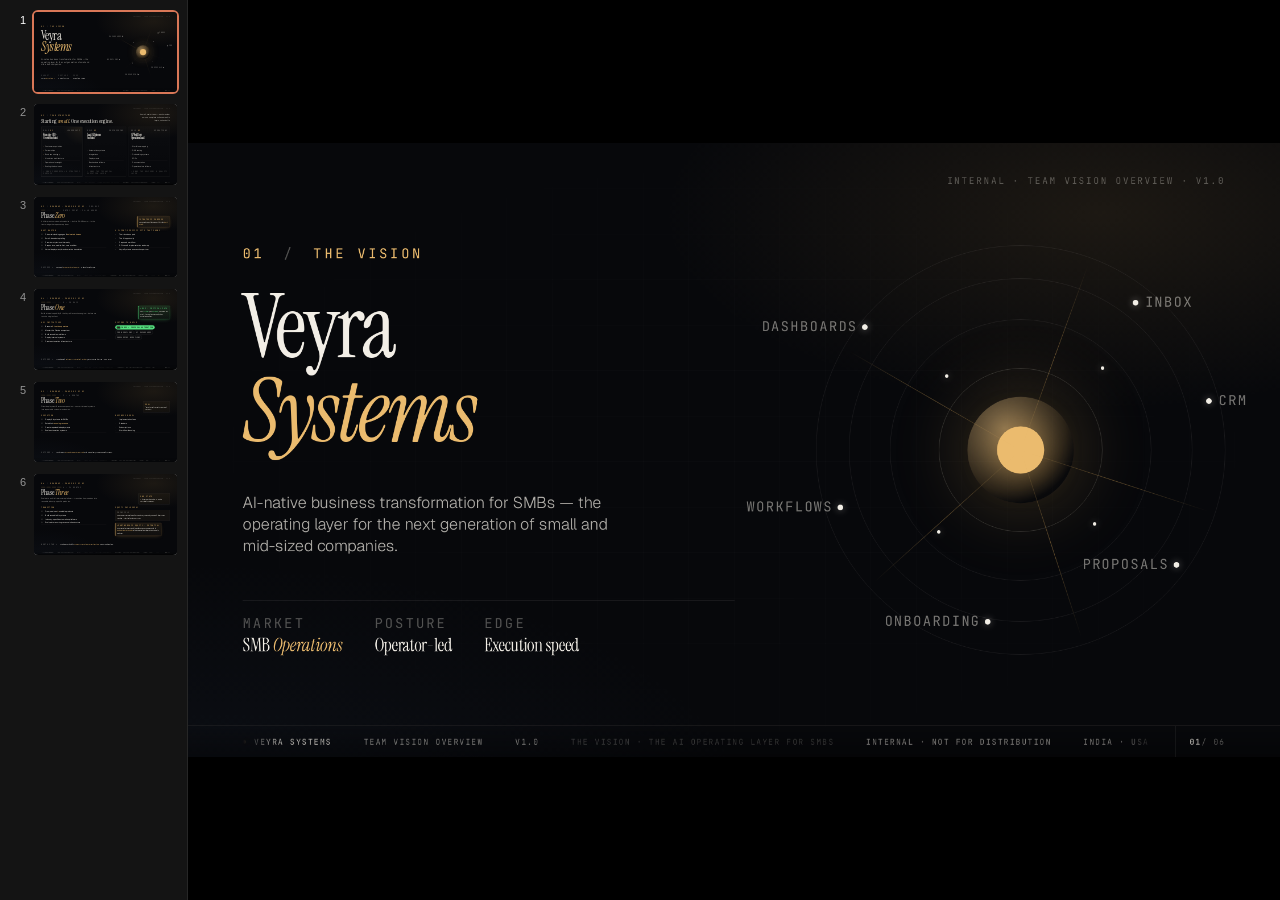
<file: artifacts/veyra-systems-team-vision/source-zip/extracted/Enspire Vision Overview.html>
<!doctype html>
<html lang="en">
<head>
<meta charset="utf-8" />
<meta name="viewport" content="width=device-width,initial-scale=1" />
<title>Veyra Systems — Team Vision Overview</title>
<link rel="preconnect" href="https://fonts.googleapis.com" />
<link rel="preconnect" href="https://fonts.gstatic.com" crossorigin />
<link href="https://fonts.googleapis.com/css2?family=Instrument+Serif:ital@0;1&family=Geist:wght@300;400;500;600&family=JetBrains+Mono:wght@400;500&display=swap" rel="stylesheet" />
<script src="deck-stage.js"></script>
<style>
  :root{
    --bg:        #07080B;
    --bg-2:      #0B0D12;
    --line:      rgba(245, 241, 234, 0.08);
    --line-2:    rgba(245, 241, 234, 0.16);
    --fg:        #F2EEE6;
    --fg-2:      rgba(242, 238, 230, 0.72);
    --fg-3:      rgba(242, 238, 230, 0.48);
    --fg-4:      rgba(242, 238, 230, 0.32);
    --accent:    oklch(0.82 0.11 78);   /* warm amber */
    --accent-2:  oklch(0.55 0.07 78);
    --critical:  oklch(0.80 0.18 150);  /* MVP green */
    --critical-glow: oklch(0.80 0.18 150 / 0.55);
    --serif: "Instrument Serif", "Times New Roman", serif;
    --sans:  "Geist", "Helvetica Neue", Helvetica, Arial, sans-serif;
    --mono:  "JetBrains Mono", ui-monospace, Menlo, monospace;
  }

  *, *::before, *::after { box-sizing: border-box; }
  html, body { background: #000; color: var(--fg); }
  body { margin: 0; font-family: var(--sans); }

  deck-stage { background: #000; }

  /* ------ Slide shell ------ */
  .slide{
    position: relative;
    width: 1920px;
    height: 1080px;
    background: var(--bg);
    color: var(--fg);
    overflow: hidden;
    font-family: var(--sans);
    font-weight: 400;
    letter-spacing: -0.005em;
    isolation: isolate;
  }
  /* ambient glow */
  .slide::before{
    content: "";
    position: absolute;
    inset: -10%;
    background:
      radial-gradient(48% 38% at 78% 18%, rgba(220,170,90,0.10), transparent 70%),
      radial-gradient(60% 50% at 10% 100%, rgba(80,110,160,0.07), transparent 70%);
    pointer-events: none;
    z-index: 0;
  }
  /* faint grid backdrop */
  .slide::after{
    content: "";
    position: absolute;
    inset: 0;
    background-image:
      linear-gradient(to right, rgba(255,255,255,0.018) 1px, transparent 1px),
      linear-gradient(to bottom, rgba(255,255,255,0.018) 1px, transparent 1px);
    background-size: 80px 80px;
    pointer-events: none;
    z-index: 0;
    mask-image: radial-gradient(ellipse at center, #000 30%, transparent 80%);
  }
  .slide > *{ position: relative; z-index: 1; }

  /* ------ Chrome (header / footer per slide) ------ */
  .chrome-top, .chrome-bot{
    position: absolute;
    left: 96px;
    right: 96px;
    display: flex;
    justify-content: space-between;
    align-items: center;
    color: var(--fg-3);
    font-family: var(--mono);
    font-size: 16px;
    letter-spacing: 0.18em;
    text-transform: uppercase;
  }
  .chrome-top { top: 56px; justify-content: flex-end; }

  /* ----- Marquee footer ----- */
  .chrome-bot{
    bottom: 0;
    left: 0;
    right: 0;
    height: 56px;
    padding: 0 32px 0 96px;
    border-top: 1px solid var(--line);
    background: linear-gradient(180deg, rgba(0,0,0,0), rgba(0,0,0,0.35));
    font-size: 14px;
    gap: 32px;
  }
  .marquee{
    flex: 1 1 auto;
    overflow: hidden;
    position: relative;
    height: 100%;
    display: flex;
    align-items: center;
    mask-image: linear-gradient(to right, transparent 0, #000 60px, #000 calc(100% - 60px), transparent 100%);
    -webkit-mask-image: linear-gradient(to right, transparent 0, #000 60px, #000 calc(100% - 60px), transparent 100%);
  }
  .marquee-track{
    display: inline-flex;
    align-items: center;
    gap: 56px;
    white-space: nowrap;
    animation: marquee-scroll 55s linear infinite;
    will-change: transform;
    padding-right: 56px;
  }
  @keyframes marquee-scroll{
    from { transform: translateX(0); }
    to   { transform: translateX(-50%); }
  }
  .m-item{
    display: inline-flex;
    align-items: center;
    gap: 14px;
    color: var(--fg-3);
    font-family: var(--mono);
    font-size: 14px;
    letter-spacing: 0.18em;
    text-transform: uppercase;
  }
  .m-item.accent{ color: var(--fg-2); }
  .m-dot{
    width: 6px; height: 6px;
    border-radius: 50%;
    background: var(--accent);
    box-shadow: 0 0 10px rgba(220,170,90,0.6);
    flex: 0 0 auto;
  }
  .m-sep{
    color: var(--fg-4);
    opacity: 0.6;
  }
  .chrome-bot .page-num{
    flex: 0 0 auto;
    padding-left: 24px;
    border-left: 1px solid var(--line);
    height: 100%;
    display: flex;
    align-items: center;
    padding-right: 64px;
  }

  .brand-mark{
    display: inline-flex;
    align-items: center;
    gap: 12px;
    color: var(--fg-2);
  }
  .brand-mark .dot{
    width: 8px; height: 8px;
    background: var(--accent);
    border-radius: 50%;
    box-shadow: 0 0 16px rgba(220,170,90,0.6);
  }
  .brand-mark .name{
    font-family: var(--mono);
    font-size: 24px;
    letter-spacing: 0.18em;
    text-transform: uppercase;
  }

  .page-num{ color: var(--fg-4); }
  .page-num b{ color: var(--fg-2); font-weight: 500; }

  .conf{
    color: var(--fg-4);
  }

  /* ------ Type system ------ */
  .eyebrow{
    font-family: var(--mono);
    font-size: 24px;
    letter-spacing: 0.22em;
    text-transform: uppercase;
    color: var(--accent);
  }
  .eyebrow .sep{ color: var(--fg-4); margin: 0 14px; }
  .eyebrow .muted{ color: var(--fg-3); }

  h1.display{
    font-family: var(--serif);
    font-weight: 400;
    font-size: 200px;
    line-height: 0.95;
    letter-spacing: -0.025em;
    margin: 0;
    color: var(--fg);
  }
  h1.display em{
    font-style: italic;
    color: var(--accent);
  }
  h2.title{
    font-family: var(--serif);
    font-weight: 400;
    font-size: 132px;
    line-height: 0.95;
    letter-spacing: -0.02em;
    margin: 0;
    color: var(--fg);
  }
  h2.title em{ font-style: italic; color: var(--accent); }

  .subtitle{
    font-family: var(--sans);
    font-weight: 300;
    font-size: 30px;
    line-height: 1.35;
    color: var(--fg-2);
    letter-spacing: -0.005em;
    max-width: 820px;
  }

  .lede{
    font-family: var(--serif);
    font-weight: 400;
    font-size: 40px;
    line-height: 1.25;
    color: var(--fg);
    max-width: 820px;
    letter-spacing: -0.01em;
  }

  .body{
    font-family: var(--sans);
    font-weight: 400;
    font-size: 24px;
    line-height: 1.5;
    color: var(--fg-2);
  }

  .label{
    font-family: var(--mono);
    font-size: 24px;
    letter-spacing: 0.18em;
    text-transform: uppercase;
    color: var(--fg-3);
  }

  /* ------ Re-usable list ------ */
  .rows{
    display: grid;
    gap: 0;
    border-top: 1px solid var(--line);
  }
  .rows .row{
    display: grid;
    grid-template-columns: 56px 1fr;
    align-items: baseline;
    padding: 16px 0;
    border-bottom: 1px solid var(--line);
  }
  .rows .row .idx{
    font-family: var(--mono);
    font-size: 24px;
    color: var(--fg-4);
    letter-spacing: 0.12em;
  }
  .rows .row .txt{
    font-family: var(--sans);
    font-size: 24px;
    line-height: 1.35;
    color: var(--fg);
    font-weight: 400;
    letter-spacing: -0.005em;
  }
  .rows .row .txt strong{ color: var(--accent); font-weight: 500; }

  /* ------ Chip cluster ------ */
  .chips{
    display: flex;
    flex-wrap: wrap;
    gap: 10px;
  }
  .chip{
    font-family: var(--mono);
    font-size: 24px;
    letter-spacing: 0.08em;
    text-transform: uppercase;
    color: var(--fg-2);
    padding: 12px 20px;
    border: 1px solid var(--line-2);
    border-radius: 999px;
    background: rgba(255,255,255,0.012);
  }
  .chip.accent{
    color: var(--bg);
    background: var(--accent);
    border-color: var(--accent);
  }

  /* ============================================================
     SLIDE 1 — Vision
     ============================================================ */
  .s1{
    display: grid;
    grid-template-columns: 1.05fr 0.95fr;
    align-items: center;
    padding: 140px 96px 140px;
    gap: 80px;
  }
  .s1 .left{ display: flex; flex-direction: column; gap: 40px; }
  .s1 .eyebrow{ margin-bottom: 0; }
  .s1 h1.display{ font-size: 156px; }
  .s1 .subtitle{ font-size: 28px; max-width: 700px; }
  .s1 .quick-stats{
    display: grid;
    grid-template-columns: repeat(3, max-content);
    gap: 56px;
    border-top: 1px solid var(--line);
    padding-top: 24px;
    margin-top: 8px;
  }
  .s1 .quick-stats .stat .k{
    font-family: var(--mono);
    font-size: 24px;
    letter-spacing: 0.18em;
    text-transform: uppercase;
    color: var(--fg-4);
  }
  .s1 .quick-stats .stat .v{
    font-family: var(--serif);
    font-size: 32px;
    line-height: 1.1;
    color: var(--fg);
    margin-top: 6px;
    letter-spacing: -0.01em;
  }
  .s1 .quick-stats .stat .v em{ color: var(--accent); font-style: italic; }

  /* Right side: ambient system diagram (only shapes/lines) */
  .system{
    position: relative;
    aspect-ratio: 1 / 1;
    width: 100%;
    max-width: 720px;
    margin-left: auto;
  }
  .system .ring{
    position: absolute;
    inset: 0;
    border: 1px solid var(--line);
    border-radius: 50%;
  }
  .system .ring.r2{ inset: 8%; border-color: var(--line); }
  .system .ring.r3{ inset: 18%; border-color: var(--line); }
  .system .ring.r4{ inset: 30%; border-color: var(--line-2); }
  .system .core{
    position: absolute;
    top: 50%; left: 50%;
    transform: translate(-50%, -50%);
    width: 26%;
    aspect-ratio: 1/1;
    border-radius: 50%;
    background:
      radial-gradient(circle at 35% 30%, rgba(255,210,140,0.5), rgba(220,170,90,0.15) 60%, transparent 75%);
    box-shadow: 0 0 120px 20px rgba(220,170,90,0.18);
  }
  .system .core::after{
    content: "";
    position: absolute;
    inset: 28%;
    border-radius: 50%;
    background: var(--accent);
    box-shadow: 0 0 60px rgba(220,170,90,0.55);
  }
  .system .node{
    position: absolute;
    width: 10px; height: 10px;
    border-radius: 50%;
    background: var(--fg);
    box-shadow: 0 0 14px rgba(242,238,230,0.45);
    transform: translate(-50%, -50%);
  }
  .system .node.lbl::after{
    content: attr(data-label);
    position: absolute;
    left: 22px; top: -12px;
    font-family: var(--mono);
    font-size: 24px;
    letter-spacing: 0.12em;
    text-transform: uppercase;
    color: var(--fg-3);
    white-space: nowrap;
  }
  .system .node.lbl.flip::after{
    left: auto; right: 18px;
    text-align: right;
  }
  .system .conn{
    position: absolute;
    top: 50%; left: 50%;
    height: 1px;
    background: linear-gradient(to right, rgba(220,170,90,0.0), rgba(220,170,90,0.45), rgba(220,170,90,0.0));
    transform-origin: 0 50%;
  }

  /* ============================================================
     SLIDE 2 — Team Structure
     ============================================================ */
  .s2{
    display: grid;
    grid-template-rows: auto 1fr;
    padding: 104px 96px 104px;
    gap: 44px;
  }
  .s2 .head{
    display: grid;
    grid-template-columns: 1fr auto;
    align-items: end;
    gap: 32px;
  }
  .s2 .head .lede{ max-width: 720px; }
  .s2 .cards{
    display: grid;
    grid-template-columns: repeat(3, 1fr);
    gap: 32px;
    align-items: stretch;
  }
  .role-card{
    position: relative;
    border: 1px solid var(--line);
    background: linear-gradient(180deg, rgba(255,255,255,0.018), rgba(255,255,255,0.005));
    border-radius: 4px;
    padding: 28px 30px 28px;
    display: flex;
    flex-direction: column;
    gap: 16px;
    min-height: 0;
  }
  .role-card .tag{
    display: flex;
    justify-content: space-between;
    align-items: center;
    font-family: var(--mono);
    font-size: 24px;
    letter-spacing: 0.18em;
    text-transform: uppercase;
    color: var(--fg-3);
    padding-bottom: 18px;
    border-bottom: 1px solid var(--line);
  }
  .role-card .tag .num{ color: var(--accent); }
  .role-card .role{
    font-family: var(--serif);
    font-size: 34px;
    line-height: 1.05;
    color: var(--fg);
    letter-spacing: -0.01em;
    margin: 0;
  }
  .role-card.primary{
    border-color: var(--line-2);
    background:
      radial-gradient(80% 60% at 100% 0%, rgba(220,170,90,0.10), transparent 60%),
      linear-gradient(180deg, rgba(255,255,255,0.022), rgba(255,255,255,0.006));
  }
  .role-card.primary .role{ color: var(--fg); }
  .role-card .duties{
    display: flex;
    flex-direction: column;
    gap: 0;
    margin-top: auto;
  }
  .role-card .duties .d{
    padding: 11px 0;
    border-top: 1px solid var(--line);
    font-size: 24px;
    color: var(--fg-2);
    line-height: 1.25;
    letter-spacing: -0.005em;
    display: flex;
    align-items: center;
    gap: 14px;
  }
  .role-card .duties .d::before{
    content: "";
    width: 5px; height: 5px;
    background: var(--fg-4);
    border-radius: 50%;
    flex: 0 0 auto;
  }
  .role-card.primary .duties .d::before{ background: var(--accent); }
  .role-card .footnote{
    font-family: var(--mono);
    font-size: 24px;
    letter-spacing: 0.12em;
    text-transform: uppercase;
    color: var(--fg-4);
    margin-top: 10px;
  }

  /* ============================================================
     SLIDES 3 / 4 / 5 — Phases
     ============================================================ */
  .phase{
    display: grid;
    grid-template-columns: 1.1fr 0.9fr;
    grid-template-rows: auto 1fr auto;
    padding: 104px 96px 116px;
    gap: 28px 96px;
    column-gap: 96px;
  }
  .phase .head{
    grid-column: 1 / -1;
    display: grid;
    grid-template-columns: 1fr auto;
    align-items: end;
    gap: 32px;
  }
  .phase .head .timeline{
    display: flex;
    align-items: center;
    gap: 16px;
  }
  .phase .timeline .seg{
    width: 56px; height: 2px; background: var(--line-2);
  }
  .phase .timeline .seg.on{ background: var(--accent); }
  .phase .timeline .lbl{
    font-family: var(--mono);
    font-size: 24px;
    letter-spacing: 0.18em;
    text-transform: uppercase;
    color: var(--fg-3);
    margin-left: 10px;
  }
  .phase h2.title{ font-size: 92px; margin-top: 18px; line-height: 1.0; }
  .phase .subtitle{ margin-top: 16px; font-size: 24px; max-width: 760px; }

  .phase .col-l, .phase .col-r{
    display: flex;
    flex-direction: column;
    gap: 32px;
  }
  .phase .col-l{ padding-right: 24px; }

  .phase .pillar{
    display: flex;
    flex-direction: column;
    gap: 18px;
  }
  .phase .pillar .label{ color: var(--accent); }

  .phase .footer-quote{
    grid-column: 1 / -1;
    display: grid;
    grid-template-columns: auto 1fr;
    align-items: center;
    gap: 32px;
    padding-top: 20px;
    border-top: 1px solid var(--line);
  }
  .phase .footer-quote .label{ color: var(--fg-3); }
  .phase .footer-quote .q{
    font-family: var(--serif);
    font-size: 28px;
    line-height: 1.2;
    color: var(--fg);
    letter-spacing: -0.005em;
  }
  .phase .footer-quote .q em{ color: var(--accent); font-style: italic; }

  /* Specifically restyle key-points rows on phase slides */
  .phase .rows .row .txt{ font-size: 24px; }
  .phase .rows .row{ padding: 8px 0; }
  .phase .col-l, .phase .col-r{ gap: 20px; }

  /* card-style box (used for Goal / End State) */
  .stamp{
    border: 1px solid var(--line-2);
    border-radius: 4px;
    padding: 20px 24px;
    display: flex;
    flex-direction: column;
    gap: 8px;
    background: rgba(220,170,90,0.04);
  }
  .stamp .label{ color: var(--accent); }
  .stamp .v{
    font-family: var(--serif);
    font-size: 26px;
    line-height: 1.25;
    color: var(--fg);
    letter-spacing: -0.005em;
  }

  /* MVP Critical Path — GREEN variant (Phase One) */
  .stamp.mvp-stamp.mvp-critical{
    border-color: var(--critical);
    background:
      linear-gradient(180deg, oklch(0.80 0.18 150 / 0.12), oklch(0.80 0.18 150 / 0.04));
    box-shadow:
      0 0 0 1px oklch(0.80 0.18 150 / 0.20),
      0 18px 60px -24px oklch(0.80 0.18 150 / 0.40);
  }
  .stamp.mvp-stamp.mvp-critical::before{
    background: var(--critical);
    box-shadow: 0 0 22px var(--critical-glow);
  }
  .stamp.mvp-stamp.mvp-critical .mvp-label{
    color: var(--critical) !important;
  }
  .stamp.mvp-stamp.mvp-critical .mvp-pulse{
    background: var(--critical);
    box-shadow: 0 0 16px var(--critical-glow);
  }
  .stamp.mvp-stamp.mvp-critical .v em{
    color: var(--critical);
  }
  .chip.mvp-critical-chip{
    background: var(--critical);
    border-color: var(--critical);
    color: #07120A;
    font-weight: 500;
  }
  .chip.mvp-critical-chip .mvp-tag{
    background: #07120A;
    color: var(--critical);
  }

  /* MVP — critical-path callout */
  .stamp.mvp-stamp{
    border-color: var(--accent);
    background:
      linear-gradient(180deg, rgba(220,170,90,0.10), rgba(220,170,90,0.04));
    box-shadow:
      0 0 0 1px rgba(220,170,90,0.15),
      0 18px 60px -24px rgba(220,170,90,0.35);
    position: relative;
  }
  .stamp.mvp-stamp::before{
    content: "";
    position: absolute;
    left: -1px; top: -1px; bottom: -1px;
    width: 4px;
    background: var(--accent);
    border-radius: 4px 0 0 4px;
    box-shadow: 0 0 18px rgba(220,170,90,0.55);
  }
  .stamp.mvp-stamp .v em{
    color: var(--accent);
    font-style: italic;
  }
  .mvp-label{
    display: inline-flex !important;
    align-items: center;
    gap: 10px;
    color: var(--accent) !important;
  }
  .mvp-pulse{
    width: 8px; height: 8px;
    border-radius: 50%;
    background: var(--accent);
    box-shadow: 0 0 14px rgba(220,170,90,0.8);
    animation: mvp-pulse 1.8s ease-in-out infinite;
    flex: 0 0 auto;
  }
  @keyframes mvp-pulse{
    0%, 100% { transform: scale(1); opacity: 1; }
    50%      { transform: scale(1.35); opacity: 0.6; }
  }

  /* MVP tag on a chip */
  .mvp-tag{
    display: inline-block;
    background: var(--bg);
    color: var(--accent);
    font-family: var(--mono);
    font-size: 14px;
    font-weight: 500;
    letter-spacing: 0.18em;
    padding: 4px 8px;
    margin-right: 12px;
    border-radius: 4px;
    transform: translateY(-1px);
  }
  .chip.accent .mvp-tag{
    background: var(--bg);
    color: var(--accent);
  }

  /* ============================================================
     RESPONSIVE — slide is scaled by deck-stage; nothing to do
     for slide content itself. Outer body still needs to behave
     on phones (we let deck-stage scale; below covers extremes).
     ============================================================ */
  @media (max-width: 640px){
    .chrome-top, .chrome-bot{ font-size: 14px; }
  }

  /* Print: hand off to deck-stage's PDF mode */
</style>
</head>
<body>

<script type="application/json" id="speaker-notes">
[
  "",
  "",
  "",
  "",
  "",
  ""
]
</script>

<template id="__bundler_thumbnail">
  <svg viewBox="0 0 400 280" xmlns="http://www.w3.org/2000/svg">
    <defs>
      <radialGradient id="g" cx="78%" cy="20%" r="60%">
        <stop offset="0%" stop-color="#dcaa5a" stop-opacity="0.45"/>
        <stop offset="70%" stop-color="#dcaa5a" stop-opacity="0"/>
      </radialGradient>
    </defs>
    <rect width="400" height="280" fill="#07080B"/>
    <rect width="400" height="280" fill="url(#g)"/>
    <text x="200" y="142" text-anchor="middle"
          font-family="Times New Roman, serif" font-size="56"
          fill="#F2EEE6" letter-spacing="-1">Veyra</text>
    <text x="200" y="180" text-anchor="middle"
          font-family="Times New Roman, serif" font-style="italic" font-size="40"
          fill="#dcaa5a" letter-spacing="-0.5">Systems</text>
    <circle cx="200" cy="218" r="3" fill="#dcaa5a"/>
  </svg>
</template>

<deck-stage>

  <!-- ============================================================
       SLIDE 1 — VISION
       ============================================================ -->
  <section class="slide s1" data-screen-label="01 Vision">
    <header class="chrome-top">
            <div class="conf">Internal · Team Vision Overview · v1.0</div>
    </header>

    <div class="left">
      <div class="eyebrow">01 <span class="sep">/</span> The Vision</div>
      <h1 class="display">Veyra<br/><em>Systems</em></h1>
      <p class="subtitle">AI-native business transformation for SMBs — the operating layer for the next generation of small and mid-sized companies.</p>

      <div class="quick-stats">
        <div class="stat">
          <div class="k">Market</div>
          <div class="v">SMB <em>Operations</em></div>
        </div>
        <div class="stat">
          <div class="k">Posture</div>
          <div class="v">Operator-led</div>
        </div>
        <div class="stat">
          <div class="k">Edge</div>
          <div class="v">Execution speed</div>
        </div>
      </div>
    </div>

    <div class="right">
      <div class="system" aria-hidden="true">
        <div class="ring r1"></div>
        <div class="ring r2"></div>
        <div class="ring r3"></div>
        <div class="ring r4"></div>
        <div class="core"></div>

        <!-- Connection lines (rotated div bars from center) -->
        <div class="conn" style="width: 48%; transform: rotate(  18deg);"></div>
        <div class="conn" style="width: 48%; transform: rotate(  72deg);"></div>
        <div class="conn" style="width: 48%; transform: rotate( 138deg);"></div>
        <div class="conn" style="width: 48%; transform: rotate( 210deg);"></div>
        <div class="conn" style="width: 48%; transform: rotate( 290deg);"></div>

        <!-- Outer nodes positioned on ring r1 -->
        <div class="node lbl"      data-label="Inbox"        style="top: 14%;  left: 78%;"></div>
        <div class="node lbl"      data-label="CRM"          style="top: 38%;  left: 96%;"></div>
        <div class="node lbl flip" data-label="Proposals"    style="top: 78%;  left: 88%;"></div>
        <div class="node lbl flip" data-label="Onboarding"   style="top: 92%;  left: 42%;"></div>
        <div class="node lbl flip" data-label="Workflows"    style="top: 64%;  left: 6%;"></div>
        <div class="node lbl flip" data-label="Dashboards"   style="top: 20%;  left: 12%;"></div>

        <!-- Inner ring quiet nodes -->
        <div class="node" style="top: 30%; left: 70%; width:6px; height:6px;"></div>
        <div class="node" style="top: 70%; left: 30%; width:6px; height:6px;"></div>
        <div class="node" style="top: 32%; left: 32%; width:6px; height:6px;"></div>
        <div class="node" style="top: 68%; left: 68%; width:6px; height:6px;"></div>
      </div>
    </div>

    <footer class="chrome-bot">
      <div class="marquee">
        <div class="marquee-track">
          <span class="m-item accent"><span class="m-dot"></span>Veyra Systems</span>
          <span class="m-item">Team Vision Overview</span>
          <span class="m-item">v1.0</span>
          <span class="m-item m-sep">The Vision · The AI Operating Layer for SMBs</span>
          <span class="m-item">Internal · Not for distribution</span>
          <span class="m-item">India · USA</span>
          <span class="m-item m-sep">2026</span>
          <span class="m-item accent"><span class="m-dot"></span>Veyra Systems</span>
          <span class="m-item">Team Vision Overview</span>
          <span class="m-item">v1.0</span>
          <span class="m-item m-sep">The Vision · The AI Operating Layer for SMBs</span>
          <span class="m-item">Internal · Not for distribution</span>
          <span class="m-item">India · USA</span>
          <span class="m-item m-sep">2026</span>
        </div>
      </div>
      <div class="page-num"><b>01</b> / 06</div>
    </footer>
  </section>

  <!-- ============================================================
       SLIDE 2 — TEAM STRUCTURE
       ============================================================ -->
  <section class="slide s2" data-screen-label="02 Team Structure">
    <header class="chrome-top">
            <div class="conf">Internal · Team Vision Overview · v1.0</div>
    </header>

    <div class="head">
      <div>
        <div class="eyebrow">02 <span class="sep">/</span> Team Structure</div>
        <h2 class="title" style="margin-top:16px; font-size: 80px;">Starting <em>small</em>. One execution engine.</h2>
      </div>
      <p class="body" style="max-width: 420px; text-align: right;">A small, senior team — each member owns a complete surface area. No layers, no handoffs.</p>
    </div>

    <div class="cards">

      <article class="role-card primary">
        <div class="tag"><span>Role <span class="num">01</span></span><span>Leadership</span></div>
        <h3 class="role">Founder · CEO ·<br/>Growth Architect</h3>
        <div class="duties">
          <div class="d">Customer acquisition</div>
          <div class="d">Partnerships</div>
          <div class="d">Business strategy</div>
          <div class="d">AI solution architecture</div>
          <div class="d">Operational oversight</div>
          <div class="d">Scaling the business</div>
        </div>
        <div class="footnote">— Owns commercial &amp; strategic surface</div>
      </article>

      <article class="role-card">
        <div class="tag"><span>Role <span class="num">02</span></span><span>Engineering</span></div>
        <h3 class="role">Lead AI Systems<br/>Architect</h3>
        <div class="duties">
          <div class="d">Automation systems</div>
          <div class="d">Integrations</div>
          <div class="d">Deployments</div>
          <div class="d">Backend workflows</div>
          <div class="d">Infrastructure</div>
        </div>
        <div class="footnote">— Owns the technical execution layer</div>
      </article>

      <article class="role-card">
        <div class="tag"><span>Role <span class="num">03</span></span><span>Operations</span></div>
        <h3 class="role">AI Workflow<br/>Operations Lead</h3>
        <div class="duties">
          <div class="d">Workflow mapping</div>
          <div class="d">QA &amp; testing</div>
          <div class="d">Onboarding systems</div>
          <div class="d">SOPs</div>
          <div class="d">Documentation</div>
          <div class="d">Operational workflows</div>
        </div>
        <div class="footnote">— Owns the delivery &amp; quality layer</div>
      </article>

    </div>

    <footer class="chrome-bot">
      <div class="marquee">
        <div class="marquee-track">
          <span class="m-item accent"><span class="m-dot"></span>Veyra Systems</span>
          <span class="m-item">Team Vision Overview</span>
          <span class="m-item">v1.0</span>
          <span class="m-item m-sep">Team Structure · Senior Operators, No Layers</span>
          <span class="m-item">Internal · Not for distribution</span>
          <span class="m-item">India · USA</span>
          <span class="m-item m-sep">2026</span>
          <span class="m-item accent"><span class="m-dot"></span>Veyra Systems</span>
          <span class="m-item">Team Vision Overview</span>
          <span class="m-item">v1.0</span>
          <span class="m-item m-sep">Team Structure · Senior Operators, No Layers</span>
          <span class="m-item">Internal · Not for distribution</span>
          <span class="m-item">India · USA</span>
          <span class="m-item m-sep">2026</span>
        </div>
      </div>
      <div class="page-num"><b>02</b> / 06</div>
    </footer>
  </section>

  <!-- ============================================================
       SLIDE 3 — PHASE ZERO (entry point / pre-MVP)
       ============================================================ -->
  <section class="slide phase s-zero" data-screen-label="03 Phase Zero">
    <header class="chrome-top">
            <div class="conf">Internal · Team Vision Overview · v1.0</div>
    </header>

    <div class="head">
      <div>
        <div class="eyebrow">03 <span class="sep">/</span> Roadmap · Phase 00 of 03 <span class="muted">· Pre-MVP</span></div>
        <div class="timeline" style="margin-top: 24px;">
          <span class="seg on"></span><span class="seg"></span><span class="seg"></span><span class="seg"></span>
          <span class="lbl">Entry Point · 24–48 Hours</span>
        </div>
        <h2 class="title">Phase <em>Zero</em></h2>
        <p class="subtitle">A killer premium cinematic website — built in 24–48 hours — is the trust wedge that opens every door.</p>
      </div>
      <div class="stamp mvp-stamp" style="max-width: 440px;">
        <div class="label mvp-label"><span class="mvp-pulse"></span>Strategic Purpose</div>
        <div class="v">The website is not the product. It is the <em>trust wedge</em>.</div>
      </div>
    </div>

    <div class="col-l">
      <div class="pillar">
        <div class="label">Must Master</div>
        <div class="rows">
          <div class="row"><span class="idx">01</span><span class="txt">Cinematic landing pages &amp; <strong>animated heroes</strong></span></div>
          <div class="row"><span class="idx">02</span><span class="txt">Scroll-based storytelling</span></div>
          <div class="row"><span class="idx">03</span><span class="txt">Premium style visual hierarchy</span></div>
          <div class="row"><span class="idx">04</span><span class="txt">Responsive, mobile-first, zero overflow</span></div>
          <div class="row"><span class="idx">05</span><span class="txt">Vercel deployment, brand narrative translation</span></div>
        </div>
      </div>
    </div>

    <div class="col-r">
      <div class="pillar">
        <div class="label">A Client-Specific Site That Shows</div>
        <div class="rows">
          <div class="row"><span class="idx">→</span><span class="txt">Their business pain</span></div>
          <div class="row"><span class="idx">→</span><span class="txt">The AI opportunity</span></div>
          <div class="row"><span class="idx">→</span><span class="txt">Proposed workflow</span></div>
          <div class="row"><span class="idx">→</span><span class="txt">ROI case &amp; implementation roadmap</span></div>
          <div class="row"><span class="idx">→</span><span class="txt">Veyra Systems as execution partner</span></div>
        </div>
      </div>
    </div>

    <div class="footer-quote">
      <div class="label">Success →</div>
      <div class="q">The client <em>forwards it internally</em> — without being asked.</div>
    </div>

    <footer class="chrome-bot">
      <div class="marquee">
        <div class="marquee-track">
          <span class="m-item accent"><span class="m-dot"></span>Veyra Systems</span>
          <span class="m-item">Team Vision Overview</span>
          <span class="m-item">v1.0</span>
          <span class="m-item m-sep">Phase Zero · The Trust Wedge</span>
          <span class="m-item">Internal · Not for distribution</span>
          <span class="m-item">India · USA</span>
          <span class="m-item m-sep">2026</span>
          <span class="m-item accent"><span class="m-dot"></span>Veyra Systems</span>
          <span class="m-item">Team Vision Overview</span>
          <span class="m-item">v1.0</span>
          <span class="m-item m-sep">Phase Zero · The Trust Wedge</span>
          <span class="m-item">Internal · Not for distribution</span>
          <span class="m-item">India · USA</span>
          <span class="m-item m-sep">2026</span>
        </div>
      </div>
      <div class="page-num"><b>03</b> / 06</div>
    </footer>
  </section>

  <!-- ============================================================
       SLIDE 3 — PHASE ONE
       ============================================================ -->
  <section class="slide phase s3" data-screen-label="03 Phase One">
    <header class="chrome-top">
            <div class="conf">Internal · Team Vision Overview · v1.0</div>
    </header>

    <div class="head">
      <div>
        <div class="eyebrow">04 <span class="sep">/</span> Roadmap · Phase 01 of 03</div>
        <div class="timeline" style="margin-top: 24px;">
          <span class="seg on"></span><span class="seg on"></span><span class="seg"></span><span class="seg"></span>
          <span class="lbl">0 – 30 Days</span>
        </div>
        <h2 class="title">Phase <em>One</em></h2>
        <p class="subtitle">Build internal capability &amp; the Veyra AI execution engine — before we touch a single client.</p>
      </div>
      <div class="stamp mvp-stamp mvp-critical" style="max-width: 420px;">
        <div class="label mvp-label"><span class="mvp-pulse"></span>MVP · Critical Path</div>
        <div class="v">One <em>vertical</em>, one <em>workflow</em>, one fixed-fee pilot — the first sellable unit of the Execution Engine.</div>
      </div>
    </div>

    <div class="col-l">
      <div class="pillar">
        <div class="label">Key Initiatives</div>
        <div class="rows">
          <div class="row"><span class="idx">01</span><span class="txt">Become <strong>AI-native operators</strong></span></div>
          <div class="row"><span class="idx">02</span><span class="txt">Master the Claude ecosystem</span></div>
          <div class="row"><span class="idx">03</span><span class="txt">Build reusable workflows</span></div>
          <div class="row"><span class="idx">04</span><span class="txt">Deploy internal systems</span></div>
          <div class="row"><span class="idx">05</span><span class="txt">Create automation infrastructure</span></div>
        </div>
      </div>
    </div>

    <div class="col-r">
      <div class="pillar">
        <div class="label">Systems to Build</div>
        <div class="chips" style="margin-top: 4px;">
          <span class="chip accent mvp-critical-chip"><span class="mvp-tag">MVP</span>Inbox + Proposal automation</span>
          <span class="chip">CRM workflows</span>
          <span class="chip">AI dashboards</span>
          <span class="chip">Onboarding workflows</span>
        </div>
      </div>
    </div>

    <div class="footer-quote">
      <div class="label">Outcome →</div>
      <div class="q">A functioning <em>internal AI operating system</em> Veyra can run itself on — and resell.</div>
    </div>

    <footer class="chrome-bot">
      <div class="marquee">
        <div class="marquee-track">
          <span class="m-item accent"><span class="m-dot"></span>Veyra Systems</span>
          <span class="m-item">Team Vision Overview</span>
          <span class="m-item">v1.0</span>
          <span class="m-item m-sep">Phase One · Build Internal Capability</span>
          <span class="m-item">Internal · Not for distribution</span>
          <span class="m-item">India · USA</span>
          <span class="m-item m-sep">2026</span>
          <span class="m-item accent"><span class="m-dot"></span>Veyra Systems</span>
          <span class="m-item">Team Vision Overview</span>
          <span class="m-item">v1.0</span>
          <span class="m-item m-sep">Phase One · Build Internal Capability</span>
          <span class="m-item">Internal · Not for distribution</span>
          <span class="m-item">India · USA</span>
          <span class="m-item m-sep">2026</span>
        </div>
      </div>
      <div class="page-num"><b>04</b> / 06</div>
    </footer>
  </section>

  <!-- ============================================================
       SLIDE 4 — PHASE TWO
       ============================================================ -->
  <section class="slide phase s4" data-screen-label="04 Phase Two">
    <header class="chrome-top">
            <div class="conf">Internal · Team Vision Overview · v1.0</div>
    </header>

    <div class="head">
      <div>
        <div class="eyebrow">05 <span class="sep">/</span> Roadmap · Phase 02 of 03</div>
        <div class="timeline" style="margin-top: 24px;">
          <span class="seg on"></span><span class="seg on"></span><span class="seg on"></span><span class="seg"></span>
          <span class="lbl">2 – 6 Months</span>
        </div>
        <h2 class="title">Phase <em>Two</em></h2>
        <p class="subtitle">Client deployment &amp; revenue expansion — convert internal systems into repeatable customer outcomes.</p>
      </div>
      <div class="stamp" style="max-width: 360px;">
        <div class="label">Goal</div>
        <div class="v"><em>“Turn the engine into recurring revenue.”</em></div>
      </div>
    </div>

    <div class="col-l">
      <div class="pillar">
        <div class="label">Execution</div>
        <div class="rows">
          <div class="row"><span class="idx">01</span><span class="txt">Deploy AI systems for SMBs</span></div>
          <div class="row"><span class="idx">02</span><span class="txt">Establish <strong>recurring revenue</strong></span></div>
          <div class="row"><span class="idx">03</span><span class="txt">Create repeatable deployments</span></div>
          <div class="row"><span class="idx">04</span><span class="txt">Scale automation systems</span></div>
        </div>
      </div>
    </div>

    <div class="col-r">
      <div class="pillar">
        <div class="label">Business Model</div>
        <div class="rows">
          <div class="row"><span class="idx">·</span><span class="txt">Implementation fees</span></div>
          <div class="row"><span class="idx">·</span><span class="txt">Retainers</span></div>
          <div class="row"><span class="idx">·</span><span class="txt">Subscriptions</span></div>
          <div class="row"><span class="idx">·</span><span class="txt">Workflow licensing</span></div>
        </div>
      </div>
    </div>

    <div class="footer-quote">
      <div class="label">Outcome →</div>
      <div class="q">A portfolio of <em>productized deployments</em> with predictable, compounding revenue.</div>
    </div>

    <footer class="chrome-bot">
      <div class="marquee">
        <div class="marquee-track">
          <span class="m-item accent"><span class="m-dot"></span>Veyra Systems</span>
          <span class="m-item">Team Vision Overview</span>
          <span class="m-item">v1.0</span>
          <span class="m-item m-sep">Phase Two · Deploy &amp; Monetize</span>
          <span class="m-item">Internal · Not for distribution</span>
          <span class="m-item">India · USA</span>
          <span class="m-item m-sep">2026</span>
          <span class="m-item accent"><span class="m-dot"></span>Veyra Systems</span>
          <span class="m-item">Team Vision Overview</span>
          <span class="m-item">v1.0</span>
          <span class="m-item m-sep">Phase Two · Deploy &amp; Monetize</span>
          <span class="m-item">Internal · Not for distribution</span>
          <span class="m-item">India · USA</span>
          <span class="m-item m-sep">2026</span>
        </div>
      </div>
      <div class="page-num"><b>05</b> / 06</div>
    </footer>
  </section>

  <!-- ============================================================
       SLIDE 5 — PHASE THREE
       ============================================================ -->
  <section class="slide phase s5" data-screen-label="05 Phase Three">
    <header class="chrome-top">
            <div class="conf">Internal · Team Vision Overview · v1.0</div>
    </header>

    <div class="head">
      <div>
        <div class="eyebrow">06 <span class="sep">/</span> Roadmap · Phase 03 of 03</div>
        <div class="timeline" style="margin-top: 24px;">
          <span class="seg on"></span><span class="seg on"></span><span class="seg on"></span><span class="seg on"></span>
          <span class="lbl">6 – 24 Months</span>
        </div>
        <h2 class="title">Phase <em>Three</em></h2>
        <p class="subtitle">Scale into an AI infrastructure platform — transition from services into reusable, industry-specific products.</p>
      </div>
      <div class="stamp" style="max-width: 420px;">
        <div class="label">End State</div>
        <div class="v"><em>A globally distributed, AI-native operating company.</em></div>
      </div>
    </div>

    <div class="col-l">
      <div class="pillar">
        <div class="label">Transition</div>
        <div class="rows">
          <div class="row"><span class="idx">01</span><span class="txt">From services <strong>→</strong> scalable products</span></div>
          <div class="row"><span class="idx">02</span><span class="txt">Build reusable AI systems</span></div>
          <div class="row"><span class="idx">03</span><span class="txt">Industry-specific automation platforms</span></div>
          <div class="row"><span class="idx">04</span><span class="txt">Evolve into recurring-revenue infrastructure</span></div>
        </div>
      </div>
    </div>

    <div class="col-r">
      <div class="pillar">
        <div class="label">Equity Philosophy</div>
        <div class="stamp" style="background: rgba(220,170,90,0.06); border-color: var(--line-2);">
          <div class="label" style="color: var(--fg-3);">Principle</div>
          <div class="v" style="font-size: 26px;">
            Ownership is earned through <em>execution</em>, <em>scalability</em>, and long-term value creation — <em>starting with Phase One</em>.
          </div>
        </div>
        <div class="stamp mvp-stamp" style="max-width: 620px; margin-top: 12px;">
          <div class="label mvp-label"><span class="mvp-pulse"></span>Partnership Equity · Potential</div>
          <div class="v" style="font-size: 24px;">
            Early operators who execute through Phase One unlock a path to <em>partnership-level equity</em> as the company transitions from services to platform.
          </div>
        </div>
      </div>
    </div>

    <div class="footer-quote">
      <div class="label">North Star →</div>
      <div class="q">Centralized strategy. <em>Scalable execution infrastructure.</em> Global distribution.</div>
    </div>

    <footer class="chrome-bot">
      <div class="marquee">
        <div class="marquee-track">
          <span class="m-item accent"><span class="m-dot"></span>Veyra Systems</span>
          <span class="m-item">Team Vision Overview</span>
          <span class="m-item">v1.0</span>
          <span class="m-item m-sep">Phase Three · Platform &amp; Ownership</span>
          <span class="m-item">Internal · Not for distribution</span>
          <span class="m-item">India · USA</span>
          <span class="m-item m-sep">2026</span>
          <span class="m-item accent"><span class="m-dot"></span>Veyra Systems</span>
          <span class="m-item">Team Vision Overview</span>
          <span class="m-item">v1.0</span>
          <span class="m-item m-sep">Phase Three · Platform &amp; Ownership</span>
          <span class="m-item">Internal · Not for distribution</span>
          <span class="m-item">India · USA</span>
          <span class="m-item m-sep">2026</span>
        </div>
      </div>
      <div class="page-num"><b>06</b> / 06</div>
    </footer>
  </section>

</deck-stage>

</body>
</html>
</file>
<file: artifacts/ru-executive-package-v1/versions/sivers-custom-v1/styles.css>
/* =========================================================
   RUWANGA DASSANAYAKE — EXECUTIVE POSITIONING PACKET
   Sivers Wireless · MD/GM
   v3 — simpler page 1 + page 2 (timeline focus, circle bubbles)
        + stronger reveal motion on page 3 options
   ========================================================= */

:root{
  --ink:        #08131f;
  --ink-2:      #14253a;
  --char:       #1f2937;
  --char-2:     #3b4756;
  --char-3:     #5b6b80;
  --mute:       #8593a8;
  --mute-2:     #b6c0cd;
  --rule:       #e3e8ef;
  --rule-2:     #cfd6e0;
  --paper:      #ffffff;
  --paper-2:    #f6f8fb;
  --paper-3:    #eef2f7;
  --side-bg:    #08131f;
  --side-fg:    #e7eef8;
  --side-mute:  #8aa1bf;
  --accent:     #2563eb;
  --accent-2:   #14b8a6;
  --accent-soft:#cfe0ff;
}

*,*::before,*::after{ box-sizing:border-box; }

html,body{
  margin:0; padding:0;
  background:#dfe4ec;
  color:var(--ink);
  font-family: "Inter", "Helvetica Neue", Helvetica, Arial, sans-serif;
  font-size:13px;
  line-height:1.45;
  -webkit-font-smoothing:antialiased;
  text-rendering:optimizeLegibility;
}
a{ color: inherit; text-decoration: none; }
img{ display:block; max-width:100%; }
.mono{ font-family: "JetBrains Mono", ui-monospace, monospace; }

/* ---------- Packet shell ---------- */
.packet{
  display:flex; flex-direction:column; align-items:center;
  gap:32px;
  padding:32px 20px 80px;
}

/* Rotate-device cue — only on very narrow portrait phones */
.rotate-hint{
  display: none;
}
@media (max-width: 480px) and (orientation: portrait){
  .rotate-hint{
    display: flex;
    align-items: center;
    gap: 10px;
    width: 100%;
    max-width: 360px;
    margin: 4px auto -8px;
    padding: 10px 14px;
    background: rgba(8,19,31,.92);
    color: #fff;
    border-radius: 99px;
    font-size: 11.5px;
    font-weight: 500;
    letter-spacing: .01em;
    box-shadow: 0 6px 20px -8px rgba(8,19,31,.4);
  }
  .rotate-hint svg{
    width: 16px; height: 16px;
    color: var(--accent-soft);
    flex: 0 0 16px;
    animation: rotateNudge 3s ease-in-out infinite;
    transform-origin: center;
  }
  @keyframes rotateNudge{
    0%, 60%, 100%{ transform: rotate(0); }
    75%, 90%{ transform: rotate(-25deg); }
  }
}
@media print{
  .rotate-hint{ display: none !important; }
}
.page{
  width: 8.5in;
  min-height: 11in;
  background: var(--paper);
  color: var(--ink);
  position: relative;
  overflow: hidden;
  box-shadow:
    0 1px 0 rgba(8,19,31,.05),
    0 24px 60px -24px rgba(8,19,31,.28),
    0 6px 16px -6px rgba(8,19,31,.12);
  border-radius: 2px;
}
.page-tag{
  position:absolute; top:18px; right:22px; z-index:5;
  font-family:"JetBrains Mono", ui-monospace, monospace;
  font-size:9px; letter-spacing:.22em;
  color:var(--mute);
  text-transform:uppercase;
}
.page-tag b{ color: var(--ink); font-weight:600; }

.eyebrow{
  font-family:"JetBrains Mono", ui-monospace, monospace;
  font-size: 9.5px;
  letter-spacing: .22em;
  text-transform: uppercase;
  color: var(--mute);
  margin: 0;
  display:flex; align-items:center; gap:10px;
}
.eyebrow::after{
  content:""; flex:1; height:1px; background: var(--rule);
}
.eyebrow.tight{ font-size: 9px; letter-spacing:.2em; margin-bottom:8px; }
.eyebrow.tight::after{ display:none; }
.eyebrow .num{ color: var(--accent); font-weight:600; }

/* ============================================================
   PAGE 1 — TECHNICAL CREDIBILITY  (3 clean attention anchors)
   ============================================================ */
.page-tech{
  padding: 0.6in 0.55in 0.45in;
  display:flex; flex-direction:column;
  gap: 22px;
}

/* ---------- ZONE 1 · IDENTITY ---------- */
.hero{
  display:grid;
  grid-template-columns: 116px 1fr;
  gap: 26px;
  align-items: center;
}
.hero-photo{
  width: 116px; height: 116px;
  border-radius: 50%;
  overflow: hidden;
  background: #0c1d31;
  position: relative;
  /* soft glow edge — no box framing */
  box-shadow:
    0 0 0 1px rgba(8,19,31,.06),
    0 0 0 6px rgba(37,99,235,.05),
    0 14px 30px -10px rgba(8,19,31,.22);
}
.hero-photo img{
  width:100%; height:100%;
  object-fit: cover;
  object-position: center 22%;
  border-radius: 50%;
}
.hero-text{ min-width: 0; }
.hero-name{
  font-size: 30px;
  font-weight: 700;
  letter-spacing: .005em;
  margin: 0 0 6px;
  color: var(--ink);
  line-height: 1.05;
}
.hero-line{
  font-size: 15px;
  font-weight: 500;
  color: var(--char-2);
  margin: 0 0 6px;
  line-height: 1.35;
  letter-spacing: .005em;
  max-width: 50ch;
  text-wrap: pretty;
}
.hero-sub{
  font-family:"JetBrains Mono", ui-monospace, monospace;
  font-size: 10px;
  letter-spacing: .18em;
  text-transform: uppercase;
  color: var(--mute);
  margin: 0;
}

/* ---------- ZONE 2 · CORE SIGNAL · 4-METRIC STRIP ---------- */
.signal-strip{
  display:grid;
  grid-template-columns: repeat(4, 1fr);
  gap: 0;
  padding: 16px 0;
  border-top: 1px solid var(--rule);
  border-bottom: 1px solid var(--rule);
}
.ss-cell{
  padding: 0 22px;
  border-right: 1px solid var(--rule);
  display:flex; flex-direction: column;
  gap: 6px;
  position: relative;
}
.ss-cell:last-child{ border-right: none; }
.ss-num{
  font-family:"JetBrains Mono", ui-monospace, monospace;
  font-size: 28px;
  font-weight: 600;
  color: var(--ink);
  letter-spacing: .005em;
  line-height: 1;
  position: relative;
}
.ss-num::after{
  /* subtle pulse glow */
  content:"";
  position: absolute;
  inset: -6px -10px;
  background: radial-gradient(60% 80% at 50% 50%, rgba(37,99,235,.10), transparent 70%);
  opacity: 0;
  pointer-events: none;
}
.page.in .ss-cell .ss-num::after{
  animation: ssPulse 4.5s ease-in-out infinite;
}
.ss-cell:nth-child(2) .ss-num::after{ animation-delay: .8s; }
.ss-cell:nth-child(3) .ss-num::after{ animation-delay: 1.6s; }
.ss-cell:nth-child(4) .ss-num::after{ animation-delay: 2.4s; }
@keyframes ssPulse{
  0%,100%{ opacity: 0; }
  50%   { opacity: 1; }
}
.ss-lab{
  font-family:"JetBrains Mono", ui-monospace, monospace;
  font-size: 9.5px;
  letter-spacing: .16em;
  text-transform: uppercase;
  color: var(--mute);
}

/* ---------- ZONE 3 · TI TURING (dominant) ---------- */
.turing{
  display:flex; flex-direction: column;
  gap: 18px;
  position: relative;
}
.turing-head{
  display:grid;
  grid-template-columns: 56px 1fr;
  gap: 16px;
  align-items: center;
}
.turing-mark{
  width: 56px; height: 56px;
  border-radius: 50%;
  background: #fff;
  display:flex; align-items:center; justify-content:center;
  box-shadow:
    0 0 0 1px var(--rule),
    0 0 0 5px rgba(37,99,235,.04);
}
.turing-mark img{
  width: 38px; height: 38px;
  object-fit: contain;
}
.turing-eyebrow{
  font-family:"JetBrains Mono", ui-monospace, monospace;
  font-size: 9.5px;
  letter-spacing: .22em;
  text-transform: uppercase;
  color: var(--mute);
  margin: 0 0 5px;
}
.turing-title{
  font-size: 24px;
  font-weight: 700;
  letter-spacing: .005em;
  margin: 0;
  color: var(--ink);
  line-height: 1.12;
}
.turing-title em{ font-style: normal; color: var(--accent); }
.turing-lede{
  font-size: 13px;
  line-height: 1.5;
  color: var(--char-2);
  margin: 0;
  max-width: 88ch;
}
.turing-lede strong{ color: var(--ink); font-weight: 600; }

/* Horizontal process flow with travelling glow */
.flow{
  position: relative;
  padding: 24px 0 12px;
}
.flow-rail{
  position: absolute;
  top: 38px;
  left: 4%; right: 4%;
  height: 2px;
  background: var(--rule);
  border-radius: 1px;
  overflow: hidden;
}
.flow-glow{
  position: absolute;
  top: 0; bottom: 0;
  left: -25%;
  width: 25%;
  background: linear-gradient(90deg,
    transparent 0%,
    rgba(37,99,235,.45) 35%,
    var(--accent) 50%,
    rgba(20,184,166,.45) 65%,
    transparent 100%);
}
.page.in .flow-glow{
  animation: flowTravel 3.4s cubic-bezier(.4,.0,.2,1) .6s 1 forwards;
}
@keyframes flowTravel{
  0%   { left: -25%; }
  100% { left: 100%; }
}
.flow-steps{
  list-style: none; padding: 0; margin: 0;
  display:grid;
  grid-template-columns: repeat(5, 1fr);
  gap: 0;
  position: relative;
  z-index: 1;
}
.flow-step{
  display:flex; flex-direction: column; align-items: center;
  gap: 10px;
  opacity: 0;
  transform: translateY(6px);
  transition: opacity .55s ease, transform .55s cubic-bezier(.2,.7,.2,1);
  transition-delay: calc(.4s + var(--i) * .12s);
}
.page.in .flow-step{ opacity: 1; transform: translateY(0); }
.flow-node{
  width: 28px; height: 28px;
  border-radius: 50%;
  background: #fff;
  border: 1.5px solid var(--rule);
  font-family:"JetBrains Mono", ui-monospace, monospace;
  font-size: 10px;
  font-weight: 600;
  color: var(--mute);
  display:flex; align-items:center; justify-content:center;
  letter-spacing: .01em;
  transition: border-color .4s ease, color .4s ease, box-shadow .4s ease;
}
.page.in .flow-step .flow-node{
  border-color: var(--accent);
  color: var(--accent);
  box-shadow: 0 0 0 4px rgba(37,99,235,.08);
  transition-delay: calc(.55s + var(--i) * .12s);
}
.flow-label{
  font-size: 11px;
  font-weight: 600;
  color: var(--ink);
  letter-spacing: .01em;
  text-align: center;
  line-height: 1.25;
}

/* One-line technical proof strip */
.tech-strip{
  display:flex; align-items: center; justify-content: center;
  flex-wrap: wrap;
  gap: 6px 14px;
  font-family:"JetBrains Mono", ui-monospace, monospace;
  font-size: 11.5px;
  letter-spacing: .04em;
  color: var(--ink);
  background: var(--paper-2);
  border-radius: 3px;
  padding: 12px 16px;
  border: 1px solid var(--rule);
}
.tech-strip .sep{
  color: var(--accent);
  font-weight: 600;
}

/* Tier-1 OEM logo/name strip — no card framing */
.oem-strip{
  display:flex; flex-direction: column;
  gap: 10px;
}
.oem-strip-lab{
  font-family:"JetBrains Mono", ui-monospace, monospace;
  font-size: 9.5px;
  letter-spacing: .22em;
  text-transform: uppercase;
  color: var(--mute);
  margin: 0;
}
.oem-strip-row{
  display:flex; flex-wrap: wrap; align-items: center;
  gap: 8px 26px;
}
.oem-strip-row span{
  font-size: 14px;
  font-weight: 600;
  color: var(--ink);
  letter-spacing: .005em;
  position: relative;
  padding-left: 14px;
}
.oem-strip-row span::before{
  content:"";
  position: absolute;
  left: 0; top: 50%;
  transform: translateY(-50%);
  width: 6px; height: 6px;
  background: var(--accent);
  border-radius: 50%;
}

/* ---------- SUPPORTING · thin video strip ---------- */
.video-strip{
  margin-top: auto;
  display:grid;
  grid-template-columns: 96px 1fr auto;
  gap: 14px;
  align-items: center;
  padding: 10px 14px 10px 10px;
  background: var(--paper-2);
  border: 1px solid var(--rule);
  border-radius: 3px;
  text-decoration: none;
  color: inherit;
  transition: background .25s ease, border-color .25s ease, transform .25s ease;
}
.video-strip:hover{
  background: var(--paper-3);
  border-color: var(--rule-2);
}
.vs-thumb{
  position: relative;
  width: 96px;
  aspect-ratio: 720 / 418;
  border-radius: 2px;
  overflow: hidden;
  background: #000;
  box-shadow: 0 4px 10px -4px rgba(8,19,31,.25);
}
.vs-thumb img{
  width:100%; height:100%;
  object-fit: cover;
  display: block;
}
.vs-play{
  position: absolute;
  top: 50%; left: 50%;
  transform: translate(-50%,-50%);
  width: 22px; height: 22px;
  border-radius: 50%;
  background: var(--accent);
  display:flex; align-items:center; justify-content:center;
  box-shadow: 0 2px 8px rgba(37,99,235,.5);
}
.vs-play::after{
  content:""; width: 0; height: 0;
  border-left: 7px solid #fff;
  border-top: 4.5px solid transparent;
  border-bottom: 4.5px solid transparent;
  margin-left: 2px;
}
.vs-body{ min-width: 0; }
.vs-eyebrow{
  font-family:"JetBrains Mono", ui-monospace, monospace;
  font-size: 9px;
  letter-spacing: .18em;
  text-transform: uppercase;
  color: var(--mute);
  margin: 0 0 2px;
}
.vs-eyebrow b{ color: var(--accent); font-weight: 700; }
.vs-title{
  font-size: 12px;
  font-weight: 600;
  color: var(--ink);
  margin: 0;
  line-height: 1.3;
}
.vs-link{
  font-size: 9.5px;
  letter-spacing: .14em;
  color: var(--mute);
  text-transform: uppercase;
  white-space: nowrap;
}



/* ============================================================
   PAGE 2 — OPERATOR SCALE  (timeline-as-single-focus)
   ============================================================ */
.page-scale{
  padding: 0.55in 0.55in 0.55in;
  display:flex; flex-direction:column;
  gap: 18px;
}
.scale-head{ padding-bottom: 4px; }
.scale-title{
  font-size: 26px; font-weight: 700;
  letter-spacing: .005em;
  line-height: 1.1;
  margin: 6px 0 0;
  color: var(--ink);
}
.scale-title em{ font-style: normal; color: var(--accent); }

/* CAREER ARC */
.arc{
  position:relative;
  padding: 8px 0 4px;
  display:flex; flex-direction:column;
  gap: 0;
}
.arc-rail{
  position:absolute;
  top: 28px; bottom: 30px;
  left: 25px;
  width: 2px;
  background: var(--rule);
  border-radius: 1px;
  overflow: hidden;
}
.arc-rail-fill{
  position:absolute; left: 0; top: 0; right: 0;
  height: 0;
  background: linear-gradient(180deg, var(--accent), var(--accent-2));
  transition: height 1.6s cubic-bezier(.2,.7,.2,1) .2s;
}
.page.in .arc-rail-fill{ height: 100%; }

.arc-row{
  display:grid;
  grid-template-columns: 52px 1fr;
  gap: 18px;
  align-items: flex-start;
  padding: 10px 0;
  position:relative;
}

/* Circular logo bubble — true circle, no boxed appearance */
.arc-bubble{
  width: 52px; height: 52px;
  border-radius: 50%;
  background: #fff;
  display: flex; align-items: center; justify-content: center;
  position: relative;
  z-index: 2;
  /* Soft circular glow — no box-shadow ring that reads as a square edge */
  box-shadow:
    0 0 0 6px rgba(8,19,31,.03),
    0 8px 22px -10px rgba(8,19,31,.20);
  transition: box-shadow .5s ease;
}
.arc-bubble img{
  width: 32px; height: 32px;
  object-fit: contain;
}
.arc-row.anchor .arc-bubble{
  box-shadow:
    0 0 0 6px rgba(37,99,235,.10),
    0 8px 22px -8px rgba(37,99,235,.35);
}
.arc-row.now .arc-bubble{
  box-shadow:
    0 0 0 6px rgba(37,99,235,.10),
    0 8px 22px -8px rgba(37,99,235,.45);
}
.arc-row.now .arc-bubble::after{
  content:"";
  position:absolute; inset: -8px;
  border-radius: 50%;
  border: 1px dashed var(--accent);
  opacity: .45;
  animation: arcPulse 3.6s ease-in-out infinite;
}
@keyframes arcPulse{
  0%,100%{ transform: scale(1); opacity:.45; }
  50%   { transform: scale(1.10); opacity:.10; }
}

.arc-body{ padding-top: 2px; min-width: 0; }
.arc-meta{
  display:flex; align-items:center; gap: 12px;
  margin: 0 0 4px;
  flex-wrap: wrap;
  font-family:"JetBrains Mono", ui-monospace, monospace;
  font-size: 10px;
  letter-spacing: .14em;
  text-transform: uppercase;
}
.arc-years{
  color: var(--ink);
  font-weight: 600;
}
.arc-cat{
  color: var(--mute);
  padding-left: 12px;
  border-left: 1px solid var(--rule);
}
.arc-co{
  font-size: 20px; font-weight: 700;
  color: var(--ink);
  margin: 0 0 4px;
  letter-spacing: .005em;
  line-height: 1.15;
}
.arc-co .arc-sub{
  font-family:"JetBrains Mono", ui-monospace, monospace;
  font-size: 10px;
  letter-spacing: .12em;
  color: var(--mute);
  font-weight: 500;
  margin-left: 6px;
  text-transform: uppercase;
}
.arc-stat{
  font-size: 12px;
  color: var(--char-2);
  margin: 0 0 9px;
  line-height: 1.4;
}
.arc-stat b{ color: var(--ink); font-weight: 700; }

/* 3 impact cards per company */
.arc-impacts{
  display:grid;
  grid-template-columns: repeat(3, 1fr);
  gap: 8px;
}
.impact{
  background: var(--paper-2);
  border: 1px solid var(--rule);
  border-radius: 3px;
  padding: 10px 12px 9px;
  position: relative;
  display:flex; flex-direction:column;
  gap: 4px;
}
.impact::before{
  content:""; position:absolute;
  top: 0; left: 0;
  width: 22px; height: 2px;
  background: var(--accent);
}
.impact .impact-val{
  font-family:"JetBrains Mono", ui-monospace, monospace;
  font-size: 14px;
  font-weight: 600;
  color: var(--ink);
  letter-spacing: .005em;
  line-height: 1.1;
}
.impact .impact-lab{
  font-size: 9px;
  letter-spacing: .14em;
  color: var(--mute);
  text-transform: uppercase;
  font-family:"JetBrains Mono", ui-monospace, monospace;
  line-height: 1.3;
}
.arc-row.anchor .impact{
  background: rgba(37,99,235,.05);
  border-color: rgba(37,99,235,.22);
}
.arc-row.anchor .impact .impact-val{ color: var(--accent); }
.arc-row.now .impact .impact-val{ color: var(--accent); }

/* ============================================================
   PAGE 3 — common header + close
   ============================================================ */
.page-why{
  padding: 0.5in 0.55in 0.42in;
  display:flex; flex-direction:column;
  gap: 16px;
}
.why-head{
  padding-bottom: 12px;
  border-bottom: 1px solid var(--rule);
}
.why-title{
  font-size: 30px; font-weight: 700;
  letter-spacing: .005em;
  line-height: 1.05;
  margin: 6px 0 8px;
  color: var(--ink);
}
.why-title em{ font-style: normal; color: var(--accent); }
.why-sub{
  font-size: 13px; color: var(--char-2);
  margin: 0; line-height: 1.5;
  max-width: 76ch;
}
.why-sub strong{ color: var(--ink); font-weight: 600; }

.ceo-close{
  background: var(--ink);
  color: #fff;
  padding: 18px 24px;
  border-radius: 4px;
  position: relative;
  overflow: hidden;
}
.ceo-close::after{
  content:""; position:absolute; inset:0;
  background:
    radial-gradient(60% 90% at 0% 100%, rgba(20,184,166,.18), transparent 60%),
    radial-gradient(70% 100% at 100% 0%, rgba(37,99,235,.28), transparent 60%);
  pointer-events:none;
}
.ceo-close .eyebrow{
  color: var(--accent-soft);
  margin-bottom: 6px;
  position:relative; z-index:1;
}
.ceo-close .eyebrow::after{ background: rgba(255,255,255,.12); }
.ceo-q{
  font-size: 17px; font-weight: 600;
  line-height: 1.35;
  margin: 0; color: #fff;
  position: relative; z-index: 1;
  text-wrap: pretty;
}
.ceo-q .k{ color: var(--accent-soft); font-weight: 700; }

.sign{
  display:flex; justify-content: space-between; align-items: flex-end;
  gap: 24px;
  margin-top: auto;
  padding-top: 12px;
  border-top: 1px solid var(--rule);
}
.sign-name{
  font-size: 14px; font-weight: 700;
  margin: 0; color: var(--ink);
  letter-spacing: .02em;
}
.sign-meta{
  font-family:"JetBrains Mono", ui-monospace, monospace;
  font-size: 9.5px; letter-spacing: .12em;
  color: var(--mute);
  margin: 4px 0 0;
  line-height: 1.5;
  text-transform: uppercase;
}
.sign-contact{
  text-align: right;
  font-family:"JetBrains Mono", ui-monospace, monospace;
  font-size: 9.5px; letter-spacing: .08em;
  color: var(--char-2);
  line-height: 1.7;
}
.sign-contact b{ color: var(--ink); font-weight: 600; }

/* ============================================================
   PAGE 3 — OPTION A · FIT MATRIX (row sweep highlight)
   ============================================================ */
.fitmat{
  border: 1px solid var(--rule);
  background: var(--paper);
  border-radius: 4px;
  overflow: hidden;
  display: flex; flex-direction: column;
}
.fitmat-head{
  display:grid;
  grid-template-columns: 1fr 1.3fr 1.2fr;
  background: var(--paper-2);
  border-bottom: 1px solid var(--rule);
}
.fitmat-head > div{
  font-family:"JetBrains Mono", ui-monospace, monospace;
  font-size: 10px; letter-spacing: .18em;
  text-transform: uppercase;
  color: var(--mute);
  padding: 12px 16px;
  border-right: 1px solid var(--rule);
}
.fitmat-head > div:last-child{ border-right: none; }
.fitmat-head .num{ color: var(--accent); margin-right: 8px; font-weight:600; }

.fitmat-row{
  display:grid;
  grid-template-columns: 1fr 1.3fr 1.2fr;
  border-bottom: 1px solid var(--rule);
  position: relative;
  overflow: hidden;
}
.fitmat-row:last-child{ border-bottom: none; }
.fitmat-row > div{
  padding: 14px 16px;
  border-right: 1px solid var(--rule);
  font-size: 12px; line-height: 1.4;
}
.fitmat-row > div:last-child{ border-right: none; }
.fm-need{ color: var(--ink); font-weight: 600; }
.fm-sig{ color: var(--char-2); }
.fm-sig strong{ color: var(--ink); font-weight:600; }
.fm-pf{
  font-family:"JetBrains Mono", ui-monospace, monospace;
  font-size: 11px;
  color: var(--ink);
  letter-spacing: .02em;
  background: linear-gradient(90deg, rgba(37,99,235,.04), transparent 60%);
}
.fm-pf b{ color: var(--accent); font-weight: 600; }

/* Option A sweep highlight (visible on reveal) */
.fitmat-row::after{
  content:"";
  position: absolute; top: 0; bottom: 0;
  left: -45%; width: 35%;
  background: linear-gradient(90deg, transparent 0%, rgba(37,99,235,.10) 50%, transparent 100%);
  pointer-events: none;
}
.page.in.opt-a .fitmat-row::after{
  animation: rowSweep 1.6s cubic-bezier(.2,.7,.2,1) both;
}
.opt-a .fitmat-row:nth-of-type(1)::after{ animation-delay: .35s; }
.opt-a .fitmat-row:nth-of-type(2)::after{ animation-delay: .50s; }
.opt-a .fitmat-row:nth-of-type(3)::after{ animation-delay: .65s; }
.opt-a .fitmat-row:nth-of-type(4)::after{ animation-delay: .80s; }
.opt-a .fitmat-row:nth-of-type(5)::after{ animation-delay: .95s; }
@keyframes rowSweep{
  0%   { left: -45%; }
  100% { left: 110%; }
}

/* ============================================================
   PAGE 3 — OPTION B · RARE HYBRID VENN (circles draw in, center scales)
   ============================================================ */
.venn-stage{
  position: relative;
  width: 100%;
  aspect-ratio: 600 / 440;
  margin: 4px 0 0;
}
.venn-svg{
  position: absolute; inset: 0;
  width: 100%; height: 100%;
  display: block;
}

/* Animated draw-in of circle strokes (perimeter ≈ 2πr = 2π·148 ≈ 930) */
.venn-circ{
  stroke-dasharray: 930;
  stroke-dashoffset: 930;
  opacity: 0;
  transition:
    stroke-dashoffset 1.4s cubic-bezier(.2,.7,.2,1),
    opacity .8s ease;
  transform-origin: center;
}
.page.in.opt-b .venn-circ{
  stroke-dashoffset: 0;
  opacity: 1;
}
.opt-b .venn-circ.c1{ transition-delay: .25s, .25s; }
.opt-b .venn-circ.c2{ transition-delay: .55s, .55s; }
.opt-b .venn-circ.c3{ transition-delay: .85s, .85s; }

/* Soft fills appear after strokes finish */
.venn-fill{
  opacity: 0;
  transition: opacity 1.1s ease 1.7s;
}
.page.in.opt-b .venn-fill{ opacity: 1; }

.vlabel{
  position: absolute;
  display: flex; flex-direction: column; align-items: center; text-align: center;
  pointer-events: none;
  opacity: 0;
  transform: translateY(6px);
  transition: opacity .55s ease, transform .55s cubic-bezier(.2,.7,.2,1);
}
.page.in.opt-b .vlabel{ opacity: 1; transform: translateY(0); }
.opt-b .vlabel-top{ transition-delay: .45s; }
.opt-b .vlabel-bl { transition-delay: .75s; }
.opt-b .vlabel-br { transition-delay: 1.05s; }

.vlabel .vl-num{
  font-family:"JetBrains Mono", ui-monospace, monospace;
  font-size: 9.5px; letter-spacing: .18em;
  color: var(--mute);
  margin-bottom: 2px;
}
.vlabel .vl-text{
  font-size: 12px; font-weight: 700;
  color: var(--ink);
  letter-spacing: .005em;
  line-height: 1.2;
  max-width: 14ch;
}
.vlabel-top{ left: 50%; top: 0%; transform: translate(-50%, 6px); }
.page.in.opt-b .vlabel-top{ transform: translate(-50%, 0); }
.vlabel-top .vl-text{ color: #1b3b8a; }
.vlabel-bl{ left: 4%; top: 56%; }
.vlabel-bl .vl-text{ color: #0c6f64; }
.vlabel-br{ right: 4%; top: 56%; }
.vlabel-br .vl-text{ color: var(--ink); }

.venn-center{
  position: absolute;
  left: 50%; top: 51%;
  transform: translate(-50%, -50%) scale(.72);
  text-align: center;
  pointer-events: none;
  background: rgba(255,255,255,.96);
  padding: 9px 16px;
  border: 1px solid var(--ink);
  border-radius: 3px;
  box-shadow: 0 2px 0 var(--accent);
  opacity: 0;
  transition:
    opacity .55s ease,
    transform .7s cubic-bezier(.2,.7,.2,1);
}
.page.in.opt-b .venn-center{
  opacity: 1;
  transform: translate(-50%, -50%) scale(1);
  transition-delay: 1.6s;
}
.vc-eyebrow{
  display: block;
  font-family:"JetBrains Mono", ui-monospace, monospace;
  font-size: 8.5px; letter-spacing: .22em;
  color: var(--accent);
  margin-bottom: 3px;
  text-transform: uppercase;
}
.vc-title{
  display: block;
  font-size: 14px; font-weight: 800;
  color: var(--ink);
  line-height: 1.15;
  letter-spacing: .01em;
}

.vproof{
  position: absolute;
  font-family:"JetBrains Mono", ui-monospace, monospace;
  font-size: 10px; letter-spacing: .04em;
  color: var(--ink);
  line-height: 1.4;
  display: flex; flex-direction: column;
  opacity: 0;
  transform: translateY(6px);
  transition: opacity .55s ease, transform .55s cubic-bezier(.2,.7,.2,1);
}
.page.in.opt-b .vproof{ opacity: 1; transform: translateY(0); }
.opt-b .vp-top{ transition-delay: 1.9s; }
.opt-b .vp-bl { transition-delay: 2.05s; }
.opt-b .vp-br { transition-delay: 2.2s; }

.vproof .vp-lab{
  font-size: 8.5px; letter-spacing: .18em;
  color: var(--mute);
  text-transform: uppercase;
  margin-bottom: 2px;
}
.vproof .vp-val{ color: var(--ink); font-weight: 500; }
.vp-top{ left: 50%; top: 21%; transform: translate(-50%, 6px); text-align:center; }
.page.in.opt-b .vp-top{ transform: translate(-50%, 0); }
.vp-bl{ left: 6%; bottom: 8%; text-align:left; }
.vp-br{ right: 6%; bottom: 8%; text-align:right; }

/* ============================================================
   PAGE 3 — OPTION C · CEO SCAN CARD (count-up + cascade)
   ============================================================ */
.scan-hero{ padding-bottom: 14px; border-bottom: 1px solid var(--rule); }
.scan-title{
  font-size: 32px; font-weight: 700;
  line-height: 1.05;
  letter-spacing: .005em;
  margin: 6px 0 10px;
  color: var(--ink);
}
.scan-title em{ font-style: normal; color: var(--accent); }
.scan-statement{
  font-size: 14px; font-weight: 500;
  color: var(--char-2);
  line-height: 1.45;
  margin: 0;
  text-wrap: pretty;
}
.scan-statement .k{ color: var(--ink); font-weight: 700; }

.scan-metrics{
  display:grid;
  grid-template-columns: repeat(4, 1fr);
  gap: 10px;
}
.scan-m{
  background: var(--paper-2);
  border: 1px solid var(--rule);
  border-radius: 3px;
  padding: 16px 14px 14px;
  position: relative;
  overflow: hidden;
}
.scan-m::before{
  content:""; position: absolute; top: 0; left: 0;
  width: 0; height: 2px; background: var(--accent);
  transition: width .8s cubic-bezier(.2,.7,.2,1);
}
.page.in.opt-c .scan-m::before{ width: 100%; }
.opt-c .scan-m:nth-of-type(1)::before{ transition-delay: .35s; }
.opt-c .scan-m:nth-of-type(2)::before{ transition-delay: .50s; }
.opt-c .scan-m:nth-of-type(3)::before{ transition-delay: .65s; }
.opt-c .scan-m:nth-of-type(4)::before{ transition-delay: .80s; }

.scan-m .sm-num{
  display: block;
  font-family:"JetBrains Mono", ui-monospace, monospace;
  font-size: 24px; font-weight: 600;
  color: var(--ink);
  letter-spacing: .005em;
  line-height: 1.05;
  min-height: 1.05em;
}
.scan-m .sm-lab{
  display: block;
  font-size: 9.5px; letter-spacing: .14em;
  text-transform: uppercase;
  color: var(--mute);
  margin-top: 8px;
  font-family:"JetBrains Mono", ui-monospace, monospace;
}

.scan-pillars{
  display:grid;
  grid-template-columns: repeat(3, 1fr);
  gap: 10px;
}
.scan-p{
  border: 1px solid var(--rule);
  border-left: 3px solid var(--accent);
  background: var(--paper);
  padding: 14px 14px 14px;
  border-radius: 3px;
}
.scan-p .sp-num{
  font-family:"JetBrains Mono", ui-monospace, monospace;
  font-size: 9.5px; letter-spacing: .2em;
  color: var(--mute);
  margin: 0 0 4px;
  text-transform: uppercase;
}
.scan-p .sp-title{
  font-size: 14px; font-weight: 700;
  color: var(--ink);
  margin: 0 0 6px;
  line-height: 1.2;
}
.scan-p .sp-text{
  font-size: 11.5px;
  color: var(--char-2);
  margin: 0; line-height: 1.45;
}
.scan-pillars .scan-p:nth-child(2){
  background: var(--ink);
  border-color: var(--ink);
}
.scan-pillars .scan-p:nth-child(2) .sp-num{ color: var(--accent-soft); }
.scan-pillars .scan-p:nth-child(2) .sp-title{ color: #fff; }
.scan-pillars .scan-p:nth-child(2) .sp-text{ color: var(--mute-2); }

/* ============================================================
   REVEAL — page-level fade + stagger
   ============================================================ */
.reveal{
  opacity: 0;
  transform: translateY(10px);
  transition:
    opacity .65s cubic-bezier(.2,.7,.2,1),
    transform .65s cubic-bezier(.2,.7,.2,1);
  will-change: opacity, transform;
}
.page.in .reveal{ opacity: 1; transform: translateY(0); }
.reveal[data-d="1"] { transition-delay: .05s; }
.reveal[data-d="2"] { transition-delay: .15s; }
.reveal[data-d="3"] { transition-delay: .25s; }
.reveal[data-d="4"] { transition-delay: .35s; }
.reveal[data-d="5"] { transition-delay: .45s; }
.reveal[data-d="6"] { transition-delay: .55s; }
.reveal[data-d="7"] { transition-delay: .65s; }
.reveal[data-d="8"] { transition-delay: .75s; }
.reveal[data-d="9"] { transition-delay: .85s; }
.reveal[data-d="10"]{ transition-delay: .95s; }

@media (prefers-reduced-motion: reduce){
  .reveal{ opacity:1; transform:none; transition:none; }
  .arc-rail-fill{ height:100% !important; transition:none; }
  .arc-row.now .arc-bubble::after{ animation:none; }
  .venn-circ{ stroke-dashoffset: 0 !important; opacity:1 !important; transition:none; }
  .venn-fill, .vlabel, .venn-center, .vproof{ opacity:1 !important; transform: none !important; transition:none; }
  .venn-center{ transform: translate(-50%,-50%) !important; }
  .scan-m::before{ width: 100% !important; transition:none; }
  .fitmat-row::after{ display:none; }
  .flow-glow{ animation: none !important; left: 100% !important; }
  .flow-step{ opacity: 1 !important; transform: none !important; }
  .page.in .flow-step .flow-node{ transition: none !important; }
  .ss-num::after{ animation: none !important; }
}

/* ============================================================
   RESPONSIVE  —  iPad / iPhone
   ============================================================ */
@media (max-width: 920px){
  body{ font-size: 14px; }
  .packet{ padding: 16px 12px 60px; gap: 20px; }
  .page{
    width: 100%;
    min-height: 0;
    border-radius: 4px;
    box-shadow:
      0 1px 0 rgba(8,19,31,.04),
      0 10px 30px -10px rgba(8,19,31,.18);
  }
  .page-tag{ top: 14px; right: 14px; }
  .page-tech, .page-scale, .page-why{ padding: 22px 18px; gap: 16px; }

  .hero{ grid-template-columns: 80px 1fr; gap: 14px; }
  .hero-photo{ width: 80px; height: 80px; }
  .hero-name{ font-size: clamp(20px, 5.6vw, 26px); }
  .hero-line{ font-size: 13px; }
  .hero-sub{ font-size: 9px; }

  .signal-strip{ grid-template-columns: repeat(2, 1fr); padding: 12px 0; }
  .ss-cell{ padding: 10px 16px; border-right: 1px solid var(--rule); border-bottom: 1px solid var(--rule); }
  .ss-cell:nth-child(2n){ border-right: none; }
  .ss-cell:nth-last-child(-n+2){ border-bottom: none; }
  .ss-num{ font-size: 22px; }

  .turing-head{ grid-template-columns: 44px 1fr; gap: 12px; }
  .turing-mark{ width: 44px; height: 44px; }
  .turing-mark img{ width: 28px; height: 28px; }
  .turing-title{ font-size: 18px; }
  .turing-lede{ font-size: 12px; }

  .flow-rail{ display: none; }
  .flow-steps{ grid-template-columns: 1fr 1fr; gap: 10px 14px; }
  .flow-step{ flex-direction: row; justify-content: flex-start; gap: 10px; }
  .flow-label{ text-align: left; }

  .tech-strip{ font-size: 10.5px; gap: 4px 10px; padding: 10px 12px; }
  .oem-strip-row{ gap: 6px 20px; }
  .oem-strip-row span{ font-size: 12.5px; }

  .video-strip{ grid-template-columns: 80px 1fr; gap: 12px; }
  .video-strip .vs-link{ display: none; }
  .vs-thumb{ width: 80px; }

  .arc-rail{ left: 21px; }
  .arc-row{ grid-template-columns: 44px 1fr; gap: 14px; }
  .arc-bubble{ width: 44px; height: 44px; }
  .arc-bubble img{ width: 26px; height: 26px; }
  .arc-co{ font-size: 16px; }

  /* OPTION A — Fit Matrix: collapse to stacked cards */
  .fitmat-head{ display:none; }
  .fitmat-row{
    grid-template-columns: 1fr;
    padding: 10px 0;
  }
  .fitmat-row > div{ border-right: none; padding: 6px 14px; }
  .fm-need{ background: var(--paper-2); padding: 8px 14px !important; margin-bottom: 2px; }
  .fm-sig::before, .fm-pf::before{
    font-family:"JetBrains Mono", ui-monospace, monospace;
    font-size: 9px; letter-spacing:.16em; text-transform: uppercase;
    color: var(--mute); display:block; margin-bottom: 2px;
  }
  .fm-sig::before{ content: "Signal"; }
  .fm-pf::before{ content: "Proof"; }

  /* OPTION B — Venn */
  .venn-stage{ height: 360px; aspect-ratio: auto; }
  .vc-title{ font-size: 12px; }
  .vproof{ font-size: 9.5px; }
  .vlabel .vl-text{ font-size: 10.5px; max-width: 12ch; }

  /* OPTION C */
  .scan-metrics{ grid-template-columns: repeat(2, 1fr); }
  .scan-pillars{ grid-template-columns: 1fr; }
  .scan-title{ font-size: clamp(22px, 6vw, 30px); }
  .scan-statement{ font-size: 13px; }

  .why-title, .scale-title{ font-size: clamp(20px, 5.6vw, 28px); }
  .sign{ flex-direction: column; align-items: flex-start; gap: 12px; }
  .sign-contact{ text-align: left; }
}

@media (max-width: 480px){
  .tc-metrics{ grid-template-columns: repeat(2, 1fr); }
  .tcm:nth-child(3n){ border-right: 1px solid var(--rule); }
  .tcm:nth-child(2n){ border-right: none; }
  .tcm:nth-last-child(-n+2){ border-bottom: none; }
}

/* ============================================================
   PRINT
   ============================================================ */
@media print{
  @page{ size: Letter; margin: 0; }
  html,body{ background: #fff; }
  body{ font-size: 11pt; }
  .packet{ padding: 0; gap: 0; }
  .page{
    width: 8.5in; height: 11in; min-height: 11in;
    box-shadow: none; border-radius: 0;
    overflow: hidden;
    page-break-after: always;
    break-after: page;
  }
  .page:last-child{ page-break-after: auto; break-after: auto; }
  .page-tag{ color: var(--mute-2); }
  .ceo-close,
  .scan-pillars .scan-p:nth-child(2),
  .fm-pf, .vlabel, .venn-center, .vproof, .venn-svg, .arc-rail-fill, .arc-bubble{
    -webkit-print-color-adjust: exact;
    print-color-adjust: exact;
  }
  /* freeze all motion at final state */
  .reveal{ opacity: 1 !important; transform: none !important; transition: none !important; }
  .flow-glow{ animation: none !important; left: 100% !important; }
  .flow-step{ opacity: 1 !important; transform: none !important; }
  .page .flow-step .flow-node{ border-color: var(--accent) !important; color: var(--accent) !important; }
  .ss-num::after{ animation: none !important; opacity: 0 !important; }
  .arc-rail-fill{ height: 100% !important; transition: none !important; }
  .arc-row.now .arc-bubble::after{ animation: none; }
  .venn-circ{ stroke-dashoffset: 0 !important; opacity: 1 !important; transition: none !important; }
  .venn-fill{ opacity: 1 !important; transition: none !important; }
  .vlabel, .vproof{ opacity: 1 !important; transform: none !important; transition: none !important; }
  .vp-top{ transform: translate(-50%,0) !important; }
  .venn-center{ opacity: 1 !important; transform: translate(-50%,-50%) !important; transition: none !important; }
  .scan-m::before{ width: 100% !important; transition: none !important; }
  .fitmat-row::after{ display: none !important; }
}
</file>
